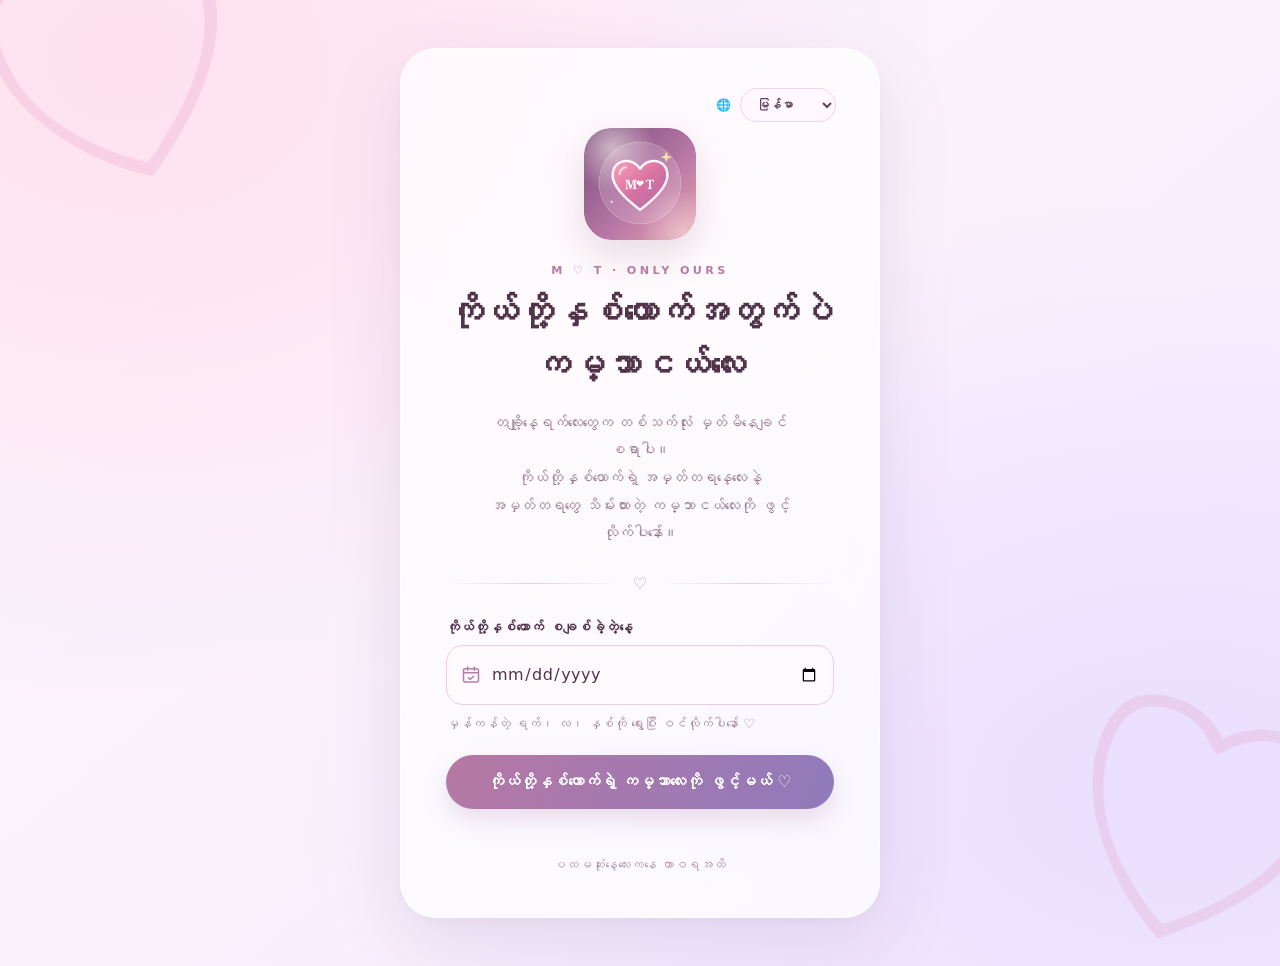
<file: index.html>
<!doctype html>
<html lang="zh-CN">
<head>
  <meta charset="utf-8">
  <meta name="viewport" content="width=device-width,initial-scale=1,viewport-fit=cover">
  <meta name="theme-color" content="#a66b9c">
  <meta name="description" content="A little place for our memories, stories, and everyday love.">
  <meta name="robots" content="noindex,nofollow,noarchive">
  <meta name="apple-mobile-web-app-capable" content="yes">
  <meta name="apple-mobile-web-app-title" content="Our Love Hub">
  <link rel="icon" type="image/png" sizes="32x32" href="./assets/favicon-32.png">
  <link rel="apple-touch-icon" sizes="180x180" href="./assets/apple-touch-icon.png">
  <link rel="manifest" href="./manifest.webmanifest">
  <title>Our Love Hub · 只属于我们的世界 ♡</title>
  <style>
    :root{color-scheme:light;--ink:#513449;--muted:#8e7184;--rose:#b978a7;--lilac:#8b7ab6;--edge:rgba(255,255,255,.82)}
    *{box-sizing:border-box}html{min-height:100%;scroll-behavior:smooth}
    body{margin:0;min-height:100vh;min-height:100svh;position:relative;overflow-x:hidden;font-family:ui-sans-serif,system-ui,-apple-system,"Segoe UI",sans-serif;color:var(--ink);background:radial-gradient(ellipse at 10% 6%,#ffe0ee 0,transparent 50%),radial-gradient(ellipse at 92% 82%,#e9deff 0,transparent 53%),linear-gradient(140deg,#fcf5fa,#f7efff 90%)}
    body:before,body:after{content:"♡";position:fixed;pointer-events:none;color:#e6a1c7;opacity:.28;font:clamp(8rem,23vw,21rem)/1 Georgia,serif;z-index:0}
    body:before{left:-.1em;top:-.26em;transform:rotate(-18deg)}body:after{right:-.2em;bottom:-.27em;transform:rotate(18deg)}
    [hidden]{display:none!important}button,input{font:inherit}button{cursor:pointer}button:focus-visible,input:focus-visible,a:focus-visible{outline:3px solid #9479bd;outline-offset:4px}
    .frame{position:relative;z-index:1;width:min(100%,1120px);margin:auto;padding:32px 24px}
    #gate{min-height:100vh;min-height:100svh;display:grid;place-items:center;padding-block:48px}
    .gate-card{width:min(100%,480px);padding:clamp(25px,5vw,45px);border-radius:36px;border:1px solid var(--edge);background:rgba(255,255,255,.72);backdrop-filter:blur(20px);-webkit-backdrop-filter:blur(20px);box-shadow:0 25px 75px #7b4f8022,0 3px 12px #9c5c8b0a;text-align:center}
    .logo{display:block;object-fit:contain;box-shadow:0 14px 36px #92567d32;border-radius:24%;margin:auto}.gate-logo{width:112px;height:112px}
    .eyebrow{margin:24px 0 9px;text-transform:uppercase;font-size:.7rem;letter-spacing:.3em;font-weight:750;color:#b47e9f}
    .gate-card h1{font-family:Georgia,"Times New Roman",serif;font-weight:700;font-size:clamp(2.2rem,6vw,3rem);letter-spacing:-.045em;line-height:1.12;margin:0}
    .sub{font-size:.96rem;line-height:1.8;color:var(--muted);margin:18px auto 26px;max-width:310px}
    .divider{display:flex;align-items:center;gap:15px;color:#c88bac;margin:26px 0}.divider:before,.divider:after{content:"";flex:1;height:1px;background:linear-gradient(90deg,transparent,#e9cddd,transparent)}
    .field{text-align:left}.field label{display:block;font-weight:750;font-size:.86rem;margin-bottom:10px}
    .date-wrap{border:1px solid #e9cedf;background:#fffafd;border-radius:17px;padding:3px 14px;display:flex;align-items:center;gap:9px;box-shadow:inset 0 1px 5px #a0699a08}.date-wrap svg{color:#b57da8;flex:0 0 20px}
    input[type=date]{width:100%;min-width:0;min-height:52px;border:0;background:transparent;outline:0;color:var(--ink);font-size:1rem;letter-spacing:.03em}input[type=date]:focus-visible{outline:none}
    .hint{margin:9px 0 0;font-size:.8rem;line-height:1.5;color:#9d8093}
    .enter{border:0;width:100%;min-height:54px;border-radius:999px;background:linear-gradient(115deg,#b778a4,#8f7abb);color:#fff;font-weight:750;margin-top:22px;box-shadow:0 11px 25px #a46d9f37;transition:transform .2s,box-shadow .2s}.enter:hover{transform:translateY(-2px);box-shadow:0 15px 29px #a46d9f47}
    #error{min-height:23px;margin:12px 0 0;color:#a54273;font-size:.84rem;font-weight:650}#error:empty{visibility:hidden}
    .footnote{font-size:.79rem;color:#a18b9b;margin:13px 0 0}
    @media(max-width:670px){.frame{padding-inline:17px}.gate-card{border-radius:27px}#gate{padding-block:28px}}
    @media(prefers-reduced-motion:reduce){*,*:before,*:after{scroll-behavior:auto!important;transition:none!important}}

    .olh-gate-language{display:flex;align-items:center;justify-content:flex-end;gap:9px;margin:-6px -2px 6px;color:#81617d;font-size:12px;font-weight:750}
    .olh-gate-language select{max-width:155px;border:1px solid #edd3e5;border-radius:999px;padding:8px 12px;background:#fff8ff;color:#644460;font:700 12px/1.3 system-ui,sans-serif}
    .olh-gate-language select:focus-visible{outline:3px solid #9479bd;outline-offset:3px}
    html[lang="my"] .gate-card{font-family:"Noto Sans Myanmar","Myanmar Sangam MN","Pyidaungsu",system-ui,sans-serif}
    html[lang="my"] .gate-card h1{font-family:"Noto Sans Myanmar","Myanmar Sangam MN","Pyidaungsu",sans-serif;letter-spacing:0;line-height:1.5;font-size:clamp(1.6rem,5vw,2.2rem)}
  </style>
</head>
<body>
  <main id="gate" class="frame">
    <section class="gate-card" aria-labelledby="gateTitle">
      <label class="olh-gate-language" for="olhRootLanguage">🌐 <select id="olhRootLanguage" aria-label="Language / 语言 / ဘာသာစကား"><option value="my">မြန်မာ</option><option value="zh">中文</option><option value="en">English</option></select></label>
      <p id="olhRootInstallGuide" hidden role="status" style="padding:12px 15px;border:1px solid #edd2e6;border-radius:15px;background:#fffbff;color:#795b75;font-size:13px;line-height:1.8;text-align:left"></p>
      <img class="logo gate-logo" src="./assets/icon-192.png" alt="Our Love Hub 爱心 Logo" width="112" height="112">
      <p class="eyebrow">M ♡ T · ONLY OURS</p>
      <h1 id="gateTitle">只属于我们的<br>小小世界</h1>
      <p class="sub">有些日子，值得记一辈子。<br>用我们的纪念日，打开藏着回忆的小宇宙。</p>
      <div class="divider" aria-hidden="true">♡</div>
      <form id="loginForm" novalidate>
        <div class="field"><label for="anniversary">我们在一起的那一天</label>
          <div class="date-wrap"><svg xmlns="http://www.w3.org/2000/svg" width="21" height="21" viewBox="0 0 24 24" fill="none" stroke="currentColor" stroke-width="1.8" stroke-linecap="round" stroke-linejoin="round" aria-hidden="true"><rect x="3" y="5" width="18" height="16" rx="2"/><path d="M16 3v4M8 3v4M3 10h18"/><path d="m9 16 2 2 4-4"/></svg><input id="anniversary" type="date" required aria-describedby="dateHint error" autocomplete="off"></div>
          <p class="hint" id="dateHint">选择正确的年、月、日，就能进入 ♡</p>
        </div>
        <button class="enter" type="submit"><span>打开我们的世界</span> <span aria-hidden="true">♡</span></button>
        <p id="error" role="alert" aria-live="polite"></p>
      </form>
      <p class="footnote">From our first day · to forever</p>
    </section>
  </main>
  <script defer src="./i18n-home.js?v=20261011-phase13-global-push-locale"></script>
  <script>
  (function(){
    'use strict';
    var KEY='our_love_hub_unlocked_at';
    var DAY='2024-03-23';
    var form=document.getElementById('loginForm');
    var error=document.getElementById('error');
    var input=document.getElementById('anniversary');
    function openJourney(){
      // Resolve relative to this index so GitHub Pages repo paths work correctly.
      window.location.replace(new URL('./Our-Journey/',document.baseURI).href);
    }
    function unlocked(){
      try { return !!sessionStorage.getItem(KEY); }
      catch (_) { return false; }
    }
    // Explicit install instructions must stay on the root page even when unlocked.
    var installGuide = new URLSearchParams(location.search).get('install')==='1';
    if (unlocked() && !installGuide) { openJourney(); return; }
    if(installGuide){
      var guide=document.getElementById('olhRootInstallGuide');
      var instructions={
       zh:'这是统一的 Our Love Hub 总入口。请使用浏览器菜单的「安装应用 / 添加到主屏幕」保存这里；不必另外安装 2025、2026 页面。',
       en:'This is the one Our Love Hub home. Use your browser menu → “Install app / Add to Home Screen” here. Do not install the 2025 or 2026 pages separately.',
       my:'ဒါက Our Love Hub ရဲ့ ပင်မဝင်ပေါက်ပါ။ ဒီစာမျက်နှာမှာ browser menu က “Install app / Add to Home Screen” ကို ရွေးပါ။ ၂၀၂၅၊ ၂၀၂၆ စာမျက်နှာတွေကို သီးခြား မထည့်ပါနဲ့နော်။'
      };
      function translateGuide(){
       var language='my';try{var saved=localStorage.getItem('olh_language');if(['my','zh','en'].includes(saved))language=saved;}catch(_){}
       guide.textContent=instructions[language];guide.hidden=false;
      }
      document.addEventListener('olh:languagechange',translateGuide);
      translateGuide();
    }
    form.addEventListener('submit',function(e){
      e.preventDefault();
      if (!input.value){
        error.textContent=(window.OLHRootLanguage?.error('empty') || '先选择我们在一起的日期哦 ♡');
        input.focus();
        return;
      }
      if (input.value!==DAY){
        error.textContent=(window.OLHRootLanguage?.error('wrong') || '好像不是那一天，再想想我们的故事 ♡');
        input.focus();
        return;
      }
      try { sessionStorage.setItem(KEY,String(Date.now())); } catch (_) {}
      // Preserve the existing short-lived birthday-story unlock on hub login.
      try {
        var stamp=String(Date.now());
        localStorage.setItem('thinthin_story_unlocked_at',stamp);
        sessionStorage.setItem('thinthin_story_unlocked_at',stamp);
      } catch (_) {}
      error.textContent='';
      openJourney();
    });
    input.addEventListener('input',function(){error.textContent='';});
    if ('serviceWorker' in navigator) {
      window.addEventListener('load',function(){
        navigator.serviceWorker.register('./service-worker.js',{scope:'./'}).catch(function(){});
      });
    }
  })();
  </script>
</body>
</html>
</file>
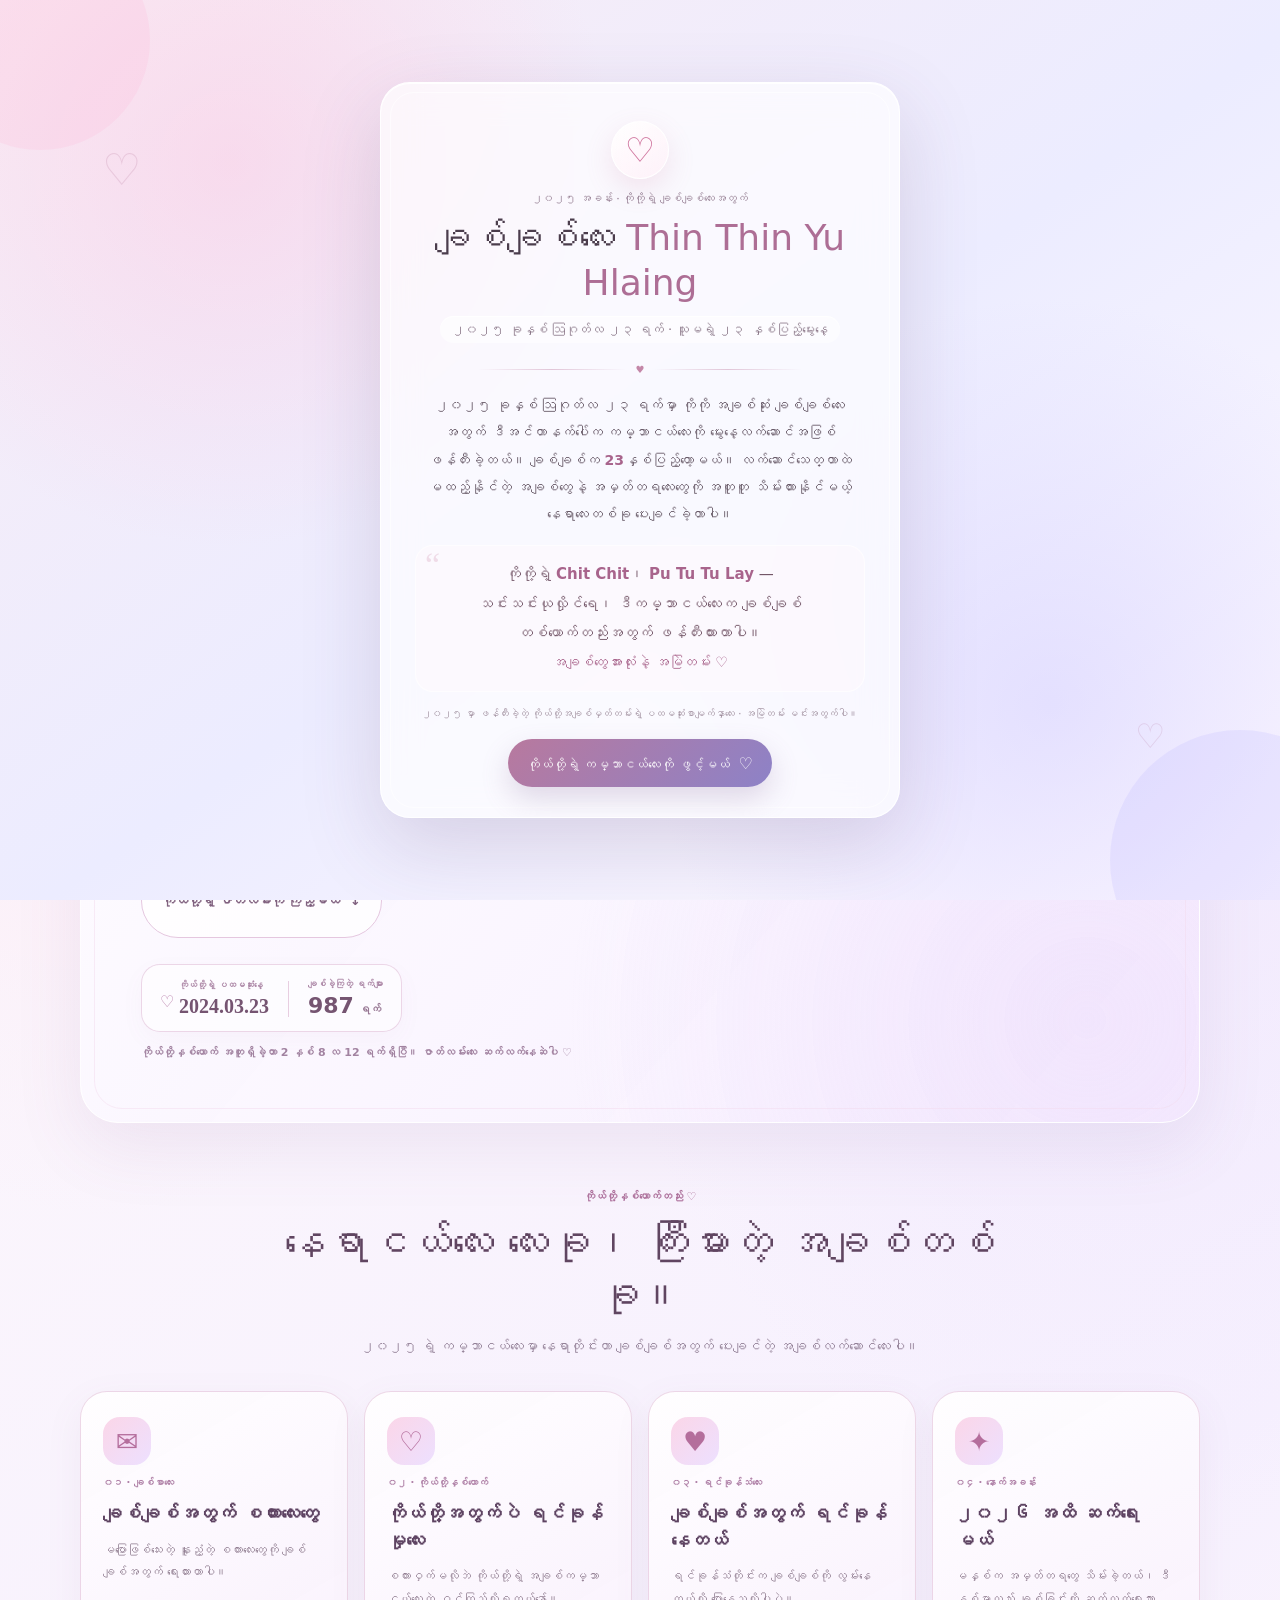
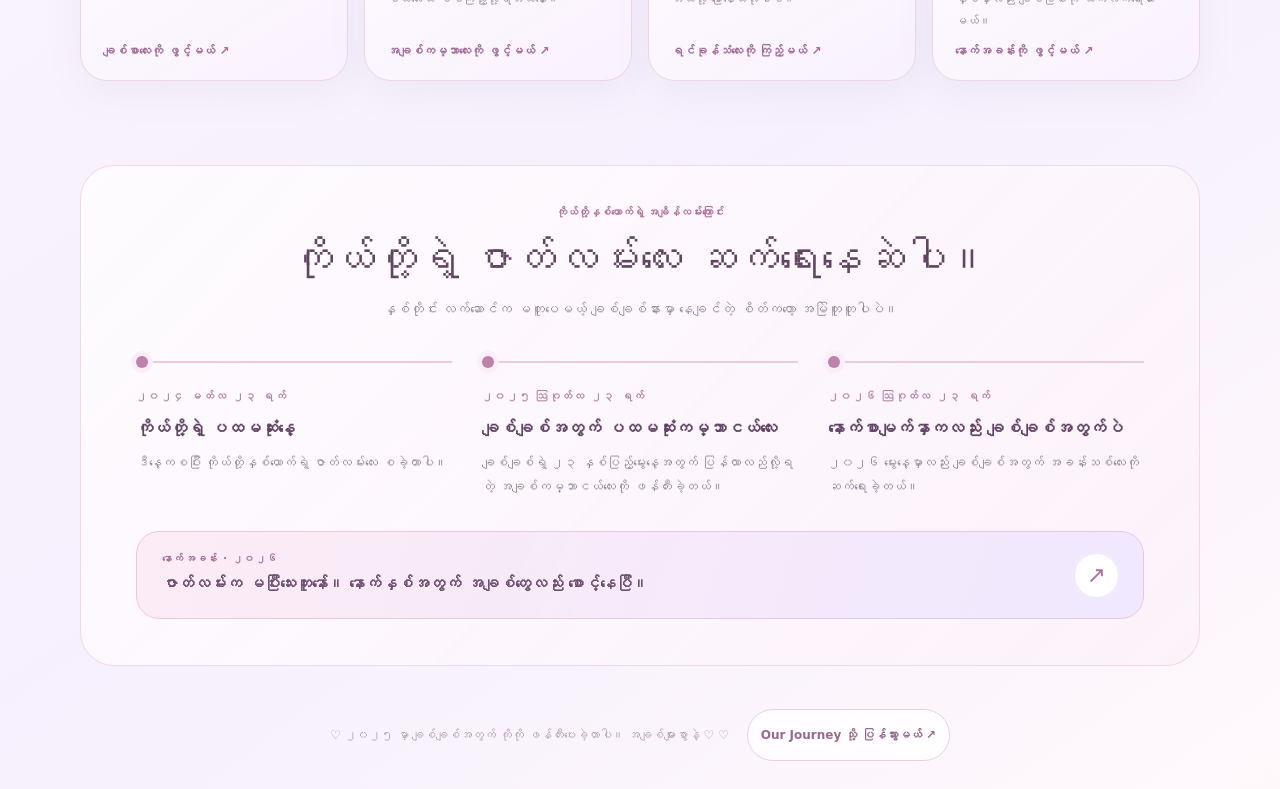
<file: 2025-For-My-Girlfriend/index.html>
<!DOCTYPE html>
<html lang="en">

<head>
    <link rel="manifest" href="../manifest.webmanifest?v=20261009g">
    <meta name="mobile-web-app-capable" content="yes">
    <meta name="application-name" content="Our Love Hub">
    <meta name="apple-mobile-web-app-status-bar-style" content="default">
    <meta charset="utf-8">
    <meta name="viewport" content="width=device-width, initial-scale=1.0">

    <title>Always Yours · 2025</title>

    <!-- CSS -->
    <link rel="stylesheet" href="css/style.css">

    <style>
      /* Critical opening-screen styles: keep the introduction above the existing homepage. */
      body.intro-locked { overflow: hidden !important; }
      #love-intro { position: fixed !important; inset: 0 !important; z-index: 99999 !important; display: flex !important; align-items: center !important; justify-content: center !important; }
      #love-intro.is-hidden { opacity: 0 !important; visibility: hidden !important; pointer-events: none !important; }
      #content { position: relative; z-index: 1; }
      .year2025-footer-home{display:inline-flex;align-items:center;justify-content:center;min-height:38px;margin:6px 0 0 14px;padding:6px 13px;border:1px solid #e9cfe4;border-radius:999px;background:rgba(255,255,255,.82);color:#956a91!important;text-decoration:none;font:700 12px/1.4 system-ui,sans-serif}
      .year2025-footer-home:focus-visible{outline:3px solid #b577a8;outline-offset:3px}
      @media(max-width:480px){.year2025-footer-home{display:flex;width:max-content;margin:12px auto 0}}

      .olh-year-language{display:inline-flex;align-items:center;justify-content:center;gap:5px;padding:5px 8px;border:1px solid #e9d4e5;background:rgba(255,255,255,.88);border-radius:999px;color:#7c5b7a;font:700 12px/1.5 system-ui,sans-serif;flex-shrink:0}
      .olh-year-language select{border:0;outline:0;background:transparent;color:inherit;font:700 12px/1.6 system-ui,sans-serif;max-width:108px;cursor:pointer}
      .olh-year-language select:focus-visible{outline:2px solid #a17aae;outline-offset:2px}
      html[lang="my"] :is(.page-2025-home,#love-intro) :is(p,h1,h2,span,a,button){font-family:"Noto Sans Myanmar","Myanmar Sangam MN","Pyidaungsu",system-ui,sans-serif;letter-spacing:normal;overflow-wrap:anywhere}
      html[lang="my"] .intro-message,html[lang="my"] .intro-love,html[lang="my"] .year2025-hero-lead{line-height:1.95}
      html[lang="my"] .year2025-hero h1{line-height:1.55}
      @media(max-width:650px){.olh-year-language{max-width:180px;margin-inline:auto}.olh-year-language select{max-width:100px}}
    </style>

    <!-- 图标 -->
    <link rel="icon" type="image/png" sizes="32x32" href="../assets/favicon-32.png?v=20261009f">
    <link rel="apple-touch-icon" href="../assets/apple-touch-icon.png?v=20261009f">

    <meta name="apple-mobile-web-app-capable" content="yes">
    <meta name="apple-mobile-web-app-title" content="Our Love Hub">
    <meta name="theme-color" content="#f7eef9">

    <!-- Remember this little world after the first visit. -->
    <script>
      (function () {
        try {
          if (localStorage.getItem("thinthin_story_seen") === "1") {
            document.documentElement.classList.add("story-unlocked");
          }
        } catch (e) {
          try {
            if (sessionStorage.getItem("thinthin_story_seen") === "1") {
              document.documentElement.classList.add("story-unlocked");
            }
          } catch (_) {}
        }
      })();
    </script>

    <!-- JS -->
    <script src="js/index.js?v=20261011-p3" defer></script>
    <script src="./i18n-2025.js?v=20261011-phase13-global-push-locale" defer></script>
<link rel="stylesheet" href="../assets/love-hub-family.css?v=20261009">
<script defer src="../assets/love-hub-family.js?v=20261011-p3"></script>
<link rel="stylesheet" href="css/2025-responsive.css?v=20261009d">
</head>

<body class="intro-locked page-2025-home">
<!-- Unified Our Love Hub navigation -->
<header class="hub-family-nav" aria-label="Our Love Hub 网站导航">
  <a class="hub-brand" href="../Our-Journey/" aria-label="返回 Our Journey">
    <img src="../assets/icon-192.png" width="44" height="44" alt="Our Love Hub" loading="eager">
    <span><strong>Our Love Hub</strong><small>2024.03.23 · M ♡ T</small></span>
  </a>
  <nav class="hub-family-links" aria-label="爱的章节">
    <a href="../Our-Journey/" data-hub-page="journey">我们的世界</a>
    <a href="../2025-For-My-Girlfriend/" data-hub-page="2025">2025</a>
    <a href="../2026-For-My-Girlfriend/" data-hub-page="2026">2026</a>
    <a href="../Always-Yours-Chat/" data-hub-page="chat">悄悄话 ↗</a>
  </nav>
  <label class="olh-year-language" for="olhYearLanguage"><span aria-hidden="true">🌐</span><select id="olhYearLanguage" aria-label="Language / 语言 / ဘာသာစကား"><option value="my">မြန်မာ</option><option value="zh">中文</option><option value="en">English</option></select></label>
  <button class="hub-install-button" type="button" data-hub-install>♡ <span>添加到桌面</span></button>
</header>

  <section id="love-intro" class="love-intro" aria-label="A little introduction">
    <div class="intro-glow intro-glow-one"></div>
    <div class="intro-glow intro-glow-two"></div>
    <div class="intro-card">
      <div class="intro-heart" aria-hidden="true">♡</div>
      <p class="intro-kicker">CHAPTER 2025 · FOR MY CHIT CHIT</p>
      <h1>For <span>Thin Thin Yu Hlaing</span></h1>
      <p class="intro-date">23 August 2025 · Her 23rd Birthday</p>
      <div class="intro-divider"><span>♥</span></div>
      <p class="intro-message">
        On August 23, 2025, I made this little corner of the internet as a birthday gift for the girl I love.
        You were turning <strong>23</strong>, and I wanted to give you something that could stay with us —
        a small place for our memories, our moments, and all the love I could not fit into a gift box.
      </p>
      <p class="intro-love">
        To my <strong>Chit Chit</strong>, my <strong>Pu Tu Tu Lay</strong> —<br>
        Thin Thin Yu Hlaing, this little world was made especially for you.
        <br><span class="intro-sign">With all my love, always. ♡</span>
      </p>
      <p class="intro-made">Made in 2025 · The first page of our little love archive · Always yours.</p>
      <button id="enter-love" class="enter-love" type="button">
        <span>Open Our Little World</span><b aria-hidden="true">♡</b>
      </button>
    </div>
  </section>
  <main id="content" class="love2025-home" aria-label="2025 年的我们的故事">
    <section class="year2025-hero" aria-labelledby="year2025-heading">
      <div class="year2025-hero-copy">
        <p class="year2025-eyebrow"><span aria-hidden="true">✦</span> OUR LOVE STORY <span class="year2025-eyebrow-dot" aria-hidden="true">·</span> CHAPTER 2025</p>
        <div class="year2025-birthday-tag"><span aria-hidden="true">♡</span> 23 AUGUST 2025 <span class="year2025-birthday-sep" aria-hidden="true"></span> 23RD BIRTHDAY</div>
        <h1 id="year2025-heading">The little moments<br><em>we call ours.</em></h1>
        <p class="year2025-hero-lead">这一年，我把想对你说的话、一起走过的日子，还有所有小小的喜欢，都珍藏在这里。</p>
        <p class="year2025-hero-sub">To Thin Thin Yu Hlaing — my Chit Chit, my always. <span aria-hidden="true">♡</span></p>
        <div class="year2025-hero-actions">
          <a class="year2025-button year2025-button-primary" href="./message/index.html">读写给你的情书 <span aria-hidden="true">↗</span></a>
          <a class="year2025-button year2025-button-outline" href="#year2025-memories">探索我们的故事 <span aria-hidden="true">↓</span></a>
        </div>
        <div class="year2025-love-stats" aria-label="我们的纪念日">
          <div class="year2025-stat-first"><span aria-hidden="true">♡</span><span class="year2025-stat-label">OUR FIRST DAY</span><strong><time datetime="2024-03-23">2024.03.23</time></strong></div>
          <div class="year2025-stat-divider" aria-hidden="true"></div>
          <div class="year2025-stat-days"><span class="year2025-stat-label">DAYS TOGETHER</span><strong><span id="runtime_days" aria-live="off">—</span> <small>天</small></strong></div>
        </div>
        <p id="runtime_span" class="year2025-counter" aria-live="off">从 2024 年 3 月 23 日开始，每一天都值得珍惜 ♡</p>
      </div>
      <div class="year2025-hero-art" aria-label="Ko Ko 和 Chit Chit 的双人纪念照片">
        <div class="year2025-photo-caption" aria-hidden="true"><span>TO MY FAVORITE PERSON</span><b>♡ always yours</b></div>
        <div class="year2025-aura year2025-aura-one" aria-hidden="true"></div>
        <div class="year2025-aura year2025-aura-two" aria-hidden="true"></div>
        <div class="year2025-photo-card year2025-photo-ko">
          <img src="img/boy.jpg" alt="Ko Ko" width="320" height="320" loading="eager">
          <span>Ko Ko</span>
        </div>
        <div class="year2025-photo-card year2025-photo-chit">
          <img src="img/girl.jpg" alt="Chit Chit" width="320" height="320" loading="eager">
          <span>Chit Chit</span>
        </div>
        <div class="year2025-art-mark" aria-hidden="true">M <span>♡</span> T</div>
        <p class="year2025-art-foot">TODAY · TOMORROW · ALWAYS</p>
      </div>
    </section>

    <section id="year2025-memories" class="year2025-section" aria-labelledby="year2025-memories-title">
      <div class="year2025-heading-group">
        <span class="year2025-section-label">JUST THE TWO OF US <span aria-hidden="true">♡</span></span>
        <h2 id="year2025-memories-title">Four little places, one big love.</h2>
        <p>2025 年的小世界里，每一个入口，都是想送给你的一份心意。</p>
      </div>
      <div class="year2025-memory-grid">
        <a class="year2025-memory year2025-letter" href="./message/index.html">
          <span class="year2025-memory-symbol" aria-hidden="true">✉</span>
          <span class="year2025-memory-kicker">01 · A LETTER</span>
          <strong>写给你的话</strong>
          <span class="year2025-memory-copy">把平时没说完的温柔，都慢慢写给你。</span>
          <span class="year2025-memory-link">打开情书 ↗</span>
        </a>
        <a class="year2025-memory year2025-secret" href="./Love/love.html">
          <span class="year2025-memory-symbol" aria-hidden="true">♡</span>
          <span class="year2025-memory-kicker">02 · JUST US</span>
          <strong>只属于我们的心动</strong>
          <span class="year2025-memory-copy">不用输入密码，也可以直接走进只属于我们的浪漫小世界。</span>
          <span class="year2025-memory-link">打开爱的空间 ↗</span>
        </a>
        <a class="year2025-memory year2025-heart" href="./heartbeat/index.html">
          <span class="year2025-memory-symbol" aria-hidden="true">♥</span>
          <span class="year2025-memory-kicker">03 · HEARTBEAT</span>
          <strong>为你心动</strong>
          <span class="year2025-memory-copy">让每一次心跳，都像是在对你说想念。</span>
          <span class="year2025-memory-link">看见心跳 ↗</span>
        </a>
        <a class="year2025-memory year2025-next" href="../2026-For-My-Girlfriend/">
          <span class="year2025-memory-symbol" aria-hidden="true">✦</span>
          <span class="year2025-memory-kicker">04 · NEXT CHAPTER</span>
          <strong>继续写到 2026</strong>
          <span class="year2025-memory-copy">去年是珍藏，今年是继续喜欢你。</span>
          <span class="year2025-memory-link">翻开下一章 ↗</span>
        </a>
      </div>
    </section>

    <section class="year2025-timeline" aria-labelledby="year2025-timeline-heading">
      <div class="year2025-timeline-intro">
        <span class="year2025-section-label">OUR LITTLE TIMELINE</span>
        <h2 id="year2025-timeline-heading">Our story, still unfolding.</h2>
        <p>每一年的礼物不同，但每一次想靠近你的心意都一样。</p>
      </div>
      <ol class="year2025-timeline-track">
        <li><time datetime="2024-03-23">23 MAR 2024</time><strong>我们的第一天</strong><p>从这一天开始，我们有了属于自己的故事。</p></li>
        <li><time datetime="2025-08-23">23 AUG 2025</time><strong>为你做的第一份小世界</strong><p>在你 23 岁的生日，留下这份可以常常回来的心意。</p></li>
        <li><time datetime="2026-08-23">23 AUG 2026</time><strong>下一页，也属于你</strong><p>2026 年的生日，继续为你写下新的篇章。</p></li>
      </ol>
      <a class="year2025-chapter-cta" href="../2026-For-My-Girlfriend/">
        <span><small>NEXT · 2026</small><strong>故事还没结束，下一年的爱也已经准备好了。</strong></span>
        <span class="year2025-chapter-arrow" aria-hidden="true">↗</span>
      </a>
    </section>
    <footer class="year2025-footer"><span aria-hidden="true">♡</span> Made in 2025 for Chit Chit · From Ko Ko, with love. <span aria-hidden="true">♡</span>
      <a class="year2025-footer-home" href="../Our-Journey/" aria-label="返回 Our Journey">返回 Our Journey ↗</a>
    </footer>
  </main>
<script>
// Scope is 2025-only: does not intercept private Chat or create another installed app.
if ('serviceWorker' in navigator && (location.protocol==='https:' || location.hostname==='localhost' || location.hostname==='127.0.0.1')) {
  window.addEventListener('load',function(){
    navigator.serviceWorker.register('./service-worker.js',{scope:'./',updateViaCache:'none'}).catch(function(){});
  },{once:true});
}
</script>
</body>

</html>
</file>
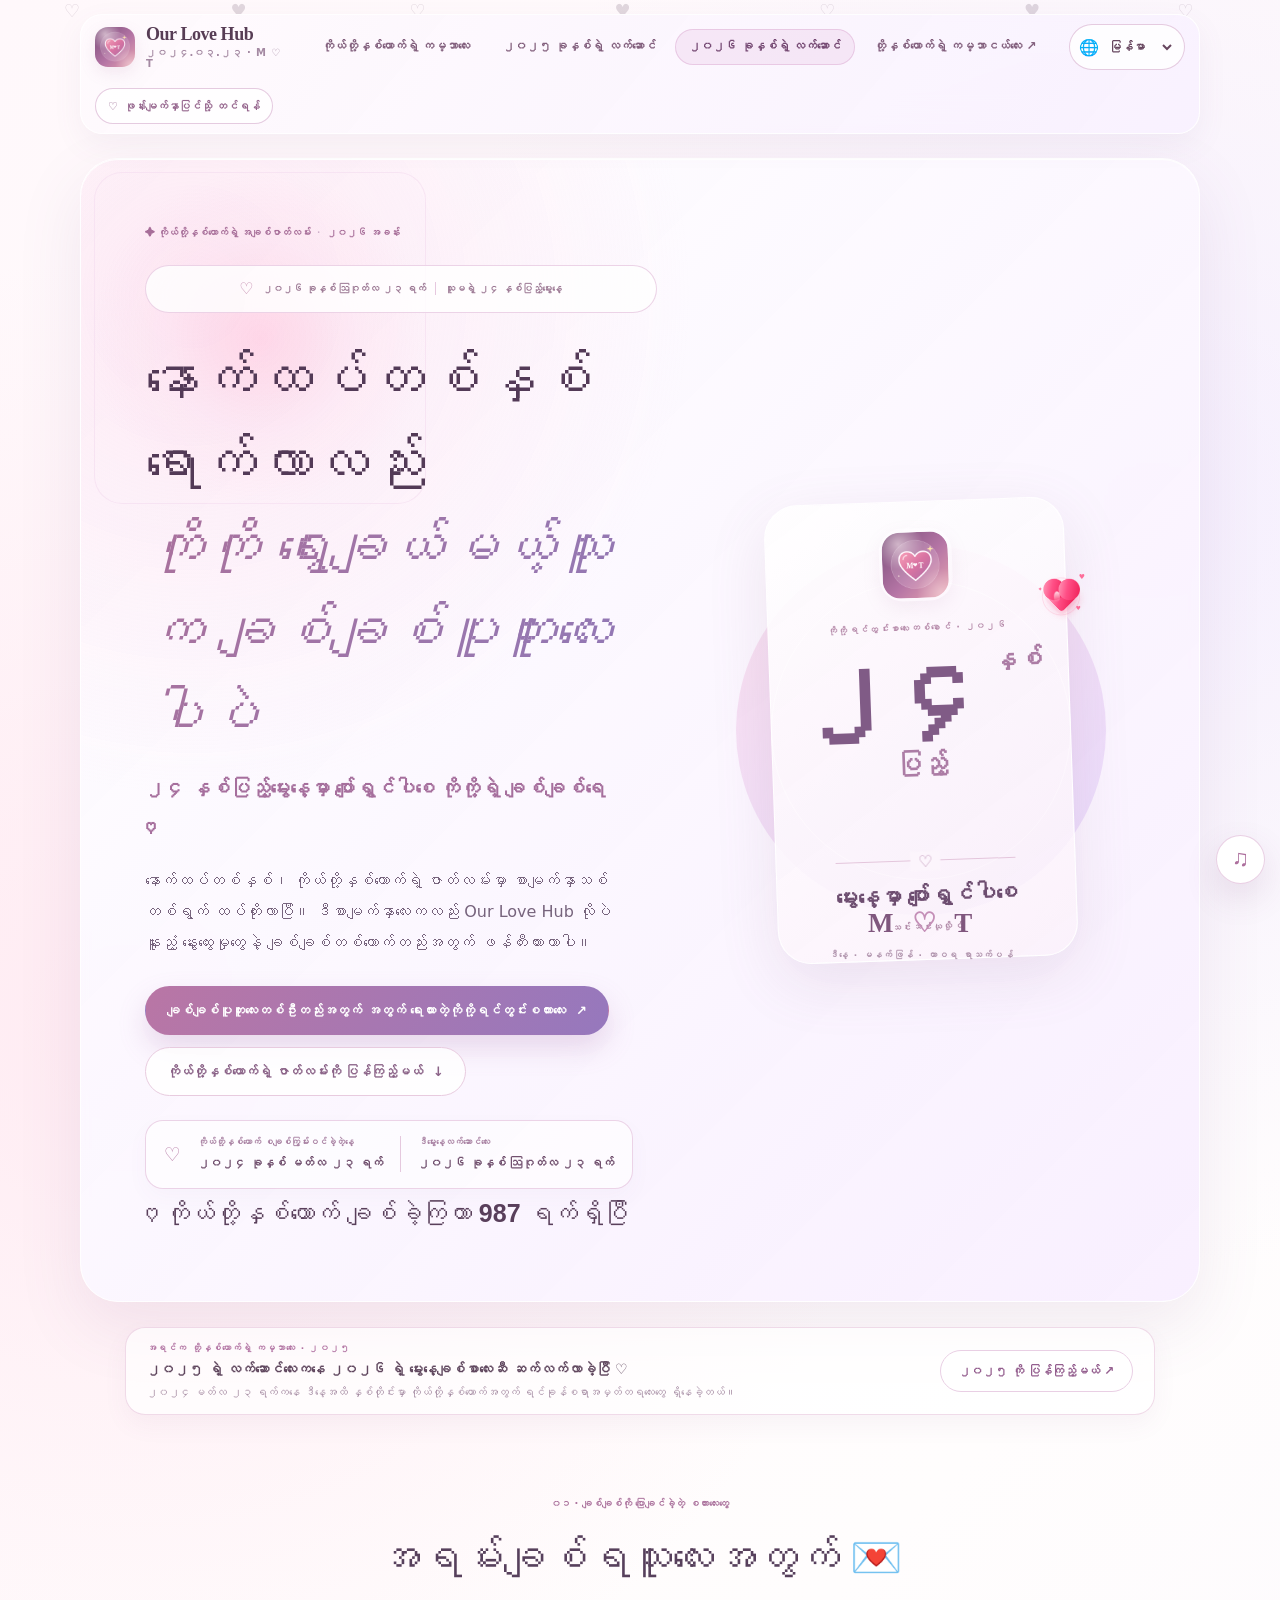
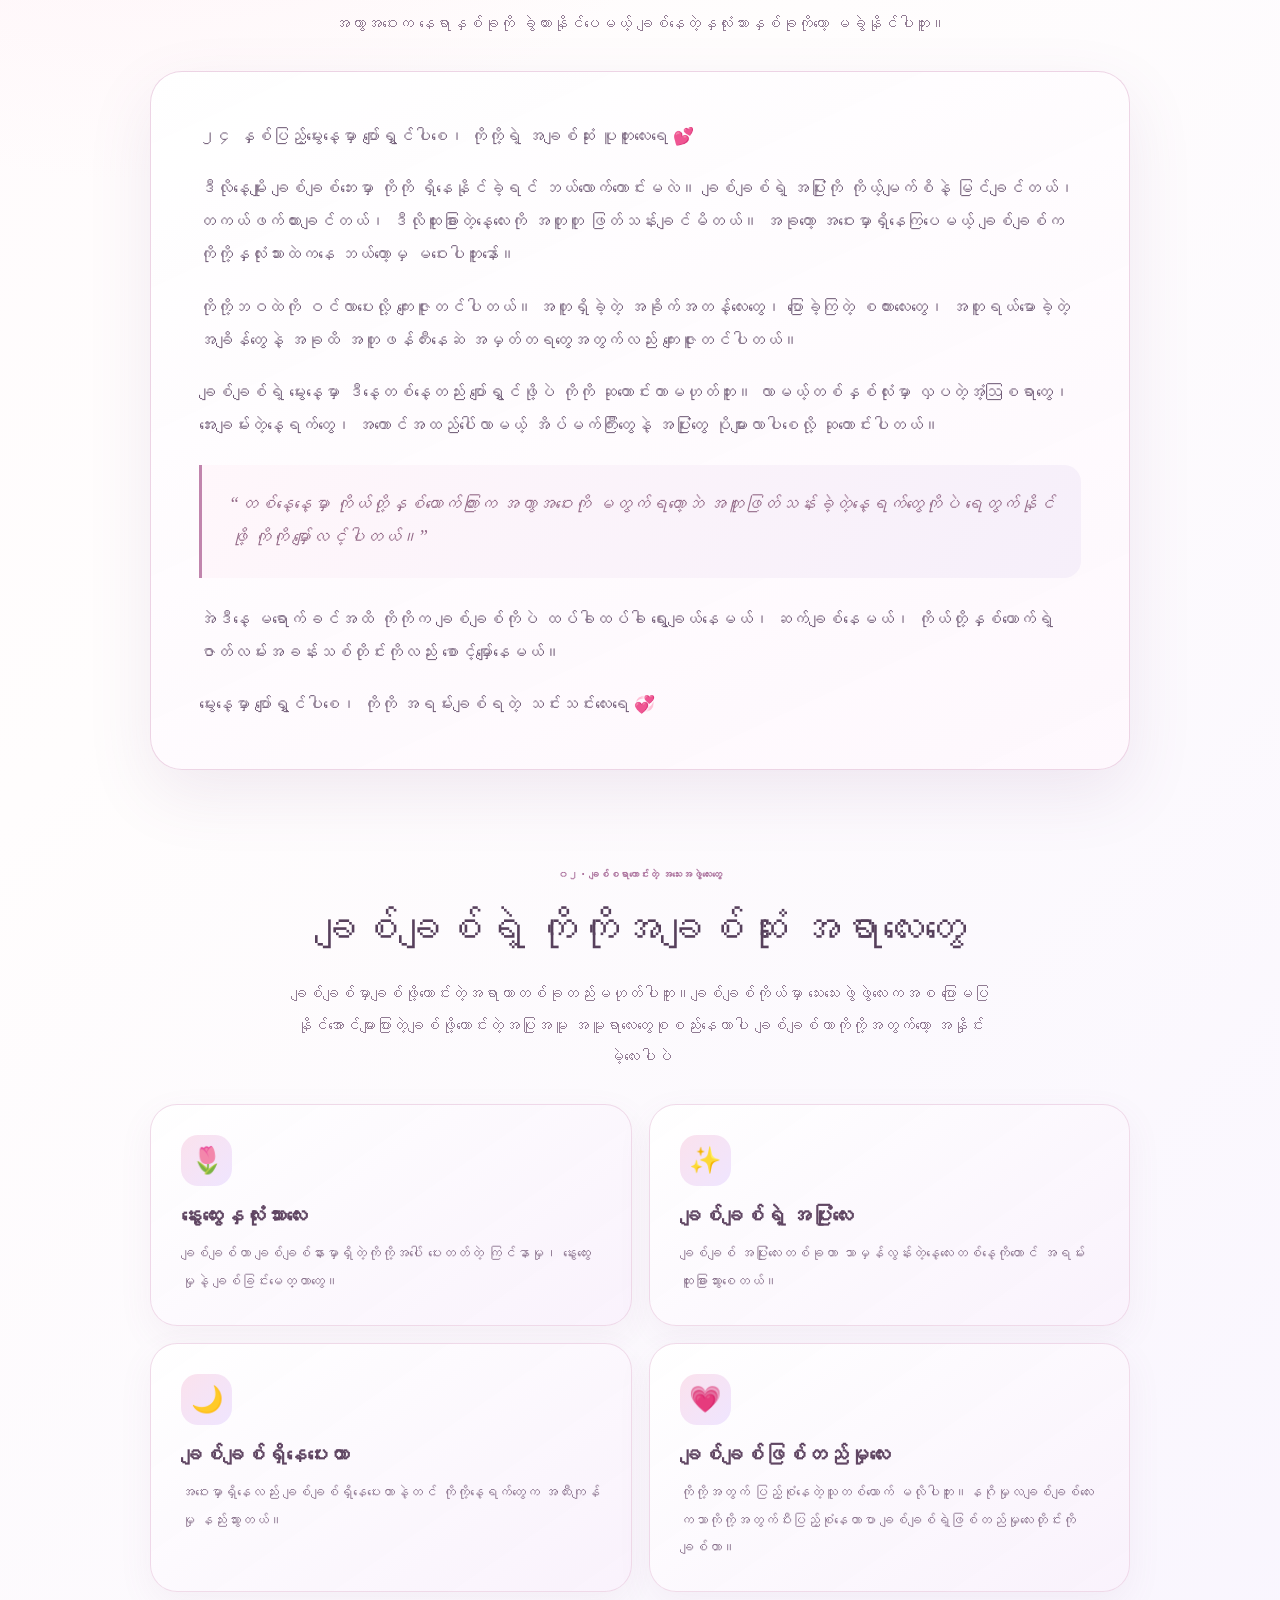
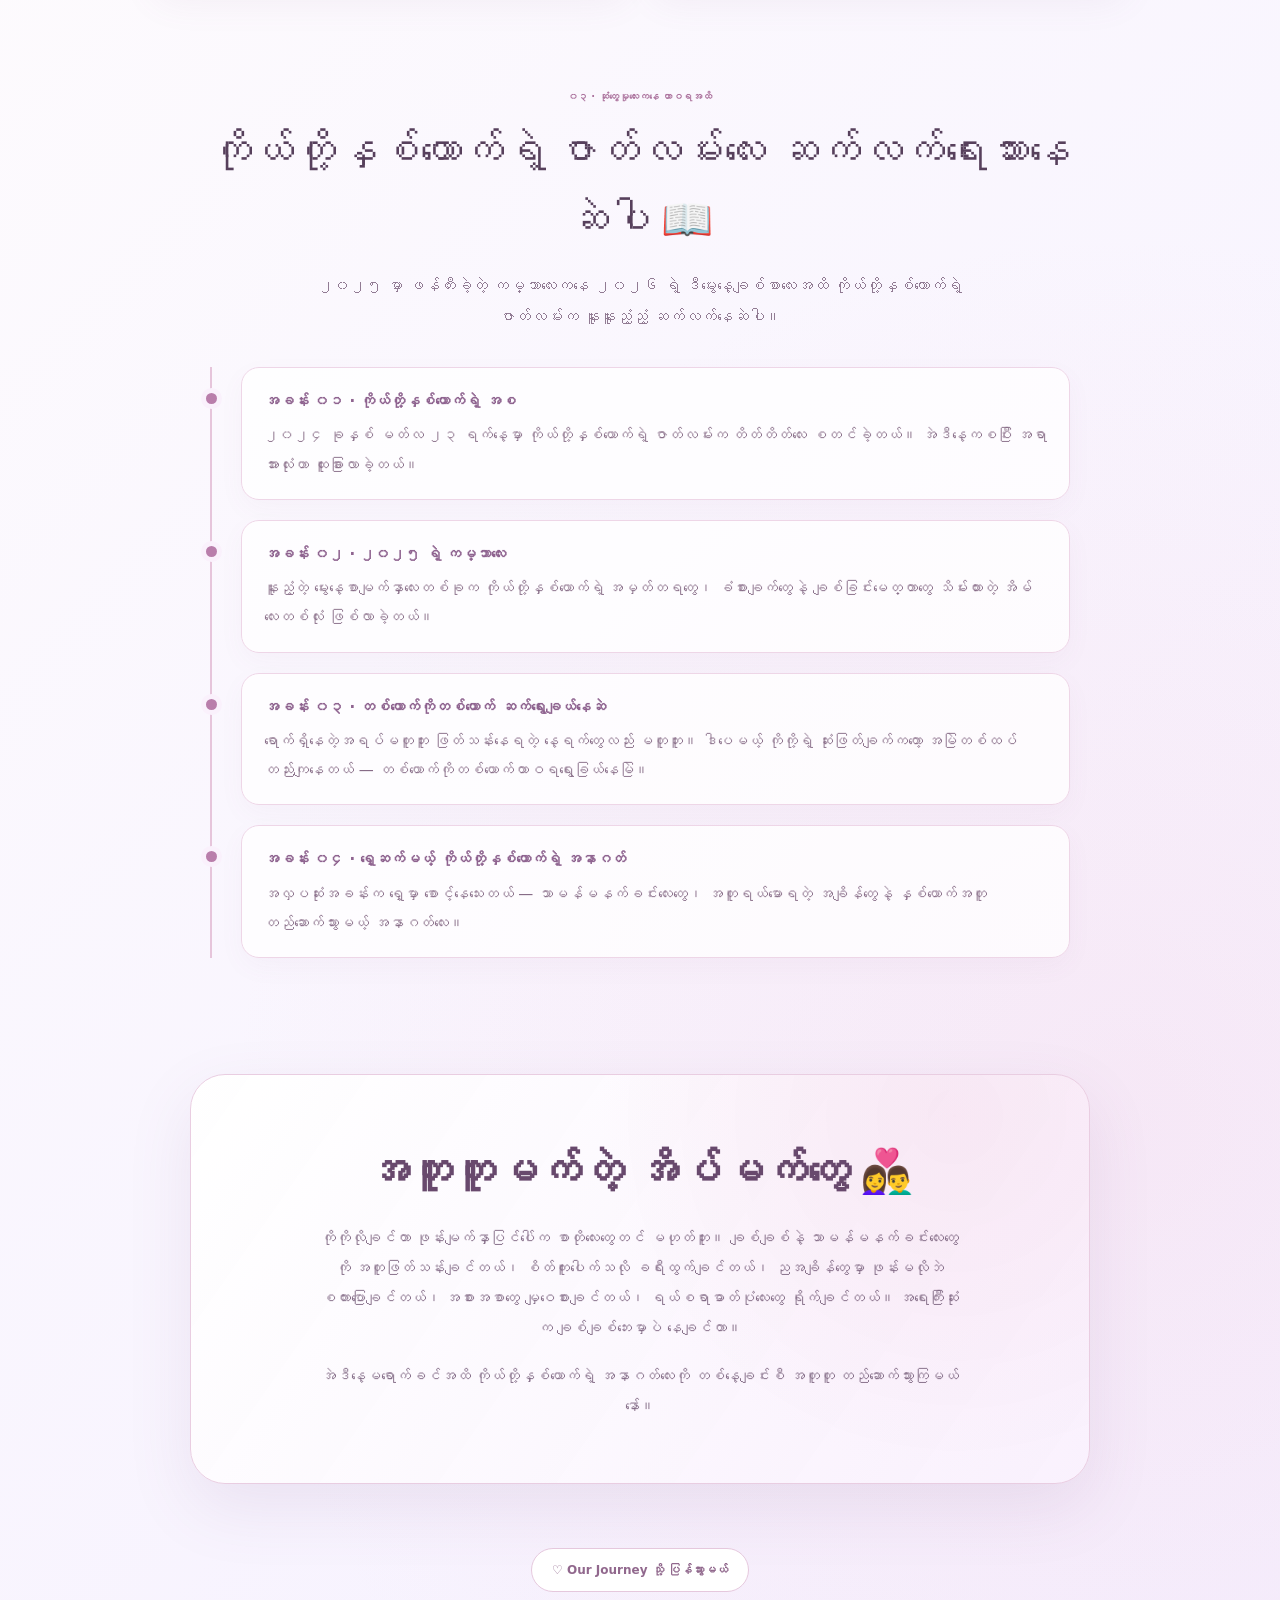
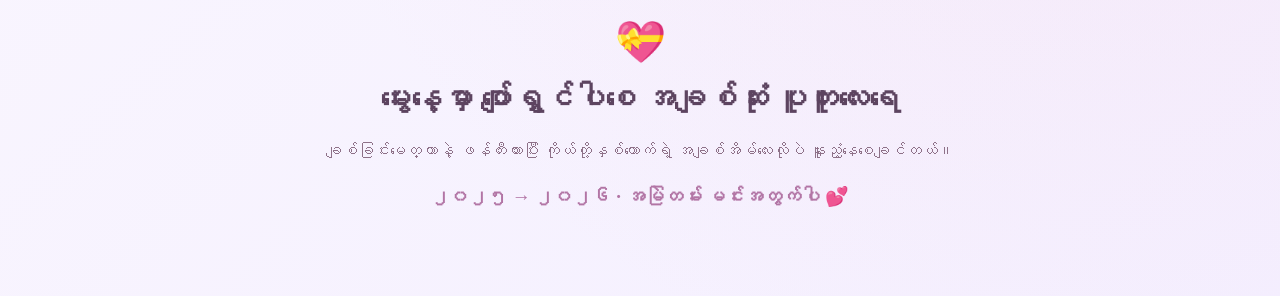
<file: 2026-For-My-Girlfriend/index.html>
<!DOCTYPE html>
<html lang="en">
<head>
<meta charset="UTF-8">
<meta name="viewport" content="width=device-width, initial-scale=1.0, viewport-fit=cover">
<title>Always Yours · 2026</title>
<style>
  *{box-sizing:border-box}
  html{scroll-behavior:smooth}
  body{
    margin:0;
    font-family: "Avenir Next", "Segoe UI", sans-serif;
    color:#3b2630;
    background:linear-gradient(180deg,#fff8fb 0%,#fff 48%,#fff3f7 100%);
    overflow-x:hidden;
  }
  .bg-heart{position:fixed;inset:0;pointer-events:none;overflow:hidden;z-index:0}
  .bg-heart span{
    position:absolute;font-size:18px;opacity:.18;animation:float 12s linear infinite;
  }
  @keyframes float{
    from{transform:translateY(110vh) rotate(0deg);opacity:0}
    15%{opacity:.18} 85%{opacity:.18}
    to{transform:translateY(-15vh) rotate(360deg);opacity:0}
  }
  .hero{
    min-height:100vh;display:flex;align-items:center;justify-content:center;
    text-align:center;padding:40px 20px;position:relative;z-index:1;
  }
  .hero-card{
    width:min(900px,100%);padding:58px 28px 60px;border-radius:36px;
    background:rgba(255,255,255,.82);backdrop-filter:blur(12px);
    box-shadow:0 25px 80px rgba(177,75,116,.16);
    border:1px solid rgba(255,105,160,.2);
  }
  .eyebrow{letter-spacing:4px;text-transform:uppercase;font-size:12px;color:#e83d7d;font-weight:700}
  h1{font-size:clamp(48px,9vw,92px);line-height:.95;margin:22px 0 20px;color:#ed3f7c}
  .hero p{font-size:clamp(18px,3vw,25px);line-height:1.6;margin:0 auto;max-width:650px}
  .date{margin:30px auto 0;font-size:14px;letter-spacing:2px;color:#8b6875}
  .btn{
    display:inline-block;margin-top:35px;padding:15px 28px;border-radius:999px;
    background:#ed3f7c;color:white;text-decoration:none;font-weight:700;
    box-shadow:0 12px 28px rgba(237,63,124,.25);transition:.25s;
  }
  .btn:hover{transform:translateY(-3px)}
  section{position:relative;z-index:1;padding:90px 20px}
  .wrap{max-width:900px;margin:auto}
  .section-title{text-align:center;font-size:38px;margin:0 0 18px;color:#4a2935}
  .section-sub{text-align:center;color:#8a6875;line-height:1.7;margin:0 auto 45px;max-width:650px}
  .letter{
    background:white;border-radius:28px;padding:38px;box-shadow:0 18px 60px rgba(80,30,50,.08);
    border:1px solid #f6dce6;line-height:1.95;font-size:17px;
  }
  .quote{
    margin-top:24px;padding:25px;border-left:4px solid #ed3f7c;background:#fff5f8;
    border-radius:0 18px 18px 0;font-style:italic;
  }
  .grid{display:grid;grid-template-columns:repeat(2,1fr);gap:20px}
  .card{
    background:white;border:1px solid #f6dce6;border-radius:24px;padding:28px;
    box-shadow:0 12px 40px rgba(80,30,50,.06)
  }
  .card .icon{font-size:32px}.card h3{margin:14px 0 8px}.card p{margin:0;color:#765c67;line-height:1.7}
  .timeline{border-left:2px solid #f1bfd0;margin:40px auto;padding-left:28px;max-width:720px}
  .moment{position:relative;margin-bottom:32px}.moment:before{
    content:"";position:absolute;width:12px;height:12px;background:#ed3f7c;border-radius:50%;
    left:-35px;top:7px;box-shadow:0 0 0 5px #fff0f5;
  }
  .moment strong{color:#ed3f7c}
  .dream{
    text-align:center;background:linear-gradient(135deg,#fff,#fff1f6);
    border-radius:32px;padding:55px 25px;border:1px solid #f6dce6
  }
  .dream h2{font-size:42px;margin:0 0 15px;color:#ed3f7c}
  .dream p{max-width:650px;margin:auto;line-height:1.9;color:#765c67}
  footer{text-align:center;padding:65px 20px 90px;position:relative;z-index:1}
  footer .big-heart{font-size:55px}
  footer p{color:#8a6875}
  .signature{font-size:22px;color:#ed3f7c;font-weight:700}
  @media(max-width:650px){
    .hero-card{padding:45px 20px;border-radius:28px}
    .grid{grid-template-columns:1fr}
    .letter{padding:25px}
    section{padding:70px 16px}
  }

/* ===== Romantic hero visual upgrade ===== */
.hero-card{position:relative;overflow:hidden}
.hero-card::before{
  content:"";position:absolute;width:330px;height:330px;right:-15px;top:80px;
  border-radius:50%;
  background:radial-gradient(circle,rgba(255,83,142,.14) 0%,rgba(255,170,205,.07) 42%,transparent 72%);
  pointer-events:none
}
.hero-card::after{
  content:"";position:absolute;inset:0;border-radius:inherit;
  box-shadow:inset 0 0 70px rgba(255,118,165,.05);pointer-events:none
}

/* Heart is now directly below the name, rather than beside the heading. */
.hero-heart-wrap{
  position:relative;
  right:auto;top:auto;
  width:76px;height:62px;
  margin:2px auto 10px;
  z-index:5;
  pointer-events:none;
}
.hero-heart{
  position:absolute;
  left:22px;top:22px;
  width:34px;height:34px;
  transform:rotate(-45deg);
  transform-origin:center;
  background:linear-gradient(145deg,#ffabc5 0%,#ff4f86 43%,#ed174f 100%);
  border-radius:7px 7px 5px 5px;
  box-shadow:0 7px 15px rgba(237,23,79,.22),0 0 0 5px rgba(255,196,216,.22),0 0 20px rgba(255,87,142,.22);
  animation:realHeartbeat 1.12s infinite;
  will-change:transform
}
.hero-heart:before,.hero-heart:after{
  content:"";position:absolute;width:34px;height:34px;border-radius:50%;background:inherit
}
.hero-heart:before{left:0;top:-17px}.hero-heart:after{left:17px;top:0}
.hero-heart-shine{
  position:absolute;z-index:10;width:10px;height:17px;left:7px;top:3px;
  border-radius:50%;
  background:linear-gradient(180deg,rgba(255,255,255,.82),rgba(255,255,255,0));
  transform:rotate(45deg);filter:blur(.4px)
}
.heartbeat-ring{
  position:absolute;left:8px;top:8px;width:60px;height:60px;
  border:1.5px solid rgba(255,125,167,.30);border-radius:50%;
  animation:ringPulse 1.12s infinite
}
.heart-spark{
  position:absolute;color:#ff4d83;font-size:11px;line-height:1;
  animation:sparkFloat 2.4s ease-in-out infinite;opacity:.8
}
.heart-spark.s1{right:0;top:2px}.heart-spark.s2{left:1px;top:23px;font-size:9px;animation-delay:.55s}
.heart-spark.s3{right:7px;bottom:0;font-size:9px;animation-delay:1s}

@keyframes realHeartbeat{
  0%,100%{transform:rotate(-45deg) scale(1)}
  8%{transform:rotate(-45deg) scale(1.12)}
  16%{transform:rotate(-45deg) scale(1)}
  27%{transform:rotate(-45deg) scale(1.17)}
  40%,100%{transform:rotate(-45deg) scale(1)}
}
@keyframes ringPulse{
  0%,100%{transform:scale(.86);opacity:.12}
  10%{transform:scale(1.03);opacity:.52}
  22%{transform:scale(.89);opacity:.16}
  30%{transform:scale(1.11);opacity:.42}
  46%{transform:scale(.86);opacity:0}
}
@keyframes sparkFloat{
  0%,100%{transform:translateY(0) scale(.86);opacity:.35}
  50%{transform:translateY(-5px) scale(1.12);opacity:1}
}

/* Typography tuned to the reference image: rounded, bold, clean, and compact. */
.eyebrow{
  letter-spacing:4px;text-transform:uppercase;font-size:12px;
  color:#e83d7d;font-weight:800
}
.hero-card h1{
  font-family:"Arial Rounded MT Bold","Avenir Next Rounded","Trebuchet MS",sans-serif;
  font-weight:900;
  font-size:clamp(46px,8.4vw,88px);
  line-height:.96;
  letter-spacing:-2.2px;
  margin:22px 0 10px;
  color:#ed3f7c;
  text-shadow:0 5px 0 rgba(255,255,255,.65),0 9px 20px rgba(237,63,124,.14)
}
.hero-card .hero-heart-wrap + h1{margin-top:4px}
.hero p{
  font-family:"Avenir Next","Segoe UI",sans-serif;
  font-size:clamp(18px,3vw,25px);line-height:1.55;
  margin:0 auto;max-width:650px
}

@media(max-width:650px){
  .hero-card{padding:45px 20px;border-radius:28px}
  .hero-card::before{right:-20%;top:40px;width:230px;height:230px}
  .hero-card h1{
    font-size:clamp(43px,11vw,64px);
    letter-spacing:-1.6px;
    padding-right:0
  }
  .hero-heart-wrap{margin-top:0;margin-bottom:8px;transform:scale(.9)}
}
@media(prefers-reduced-motion:reduce){
  .hero-heart,.hero-heart-wrap,.heartbeat-ring,.heart-spark{animation:none}
}








/* ===== 2026 continuity polish ===== */
:root{
  --hub-bg-a:#fff8fb;
  --hub-bg-b:#f4efff;
  --hub-card:rgba(255,255,255,.84);
  --hub-line:rgba(237,63,124,.15);
  --hub-text:#5b3847;
  --hub-muted:#876b78;
  --hub-accent:#d76999;
  --hub-accent-strong:#ed4f93;
  --hub-shadow:0 26px 70px rgba(155,79,111,.12);
}
body{
  color:var(--hub-text);
  background:
    radial-gradient(circle at 10% 20%, rgba(255,208,225,.36), transparent 18%),
    radial-gradient(circle at 90% 10%, rgba(226,214,255,.34), transparent 16%),
    radial-gradient(circle at 88% 85%, rgba(244,198,219,.24), transparent 20%),
    linear-gradient(135deg, var(--hub-bg-a) 0%, #fffdfd 38%, var(--hub-bg-b) 100%);
}
.hero-card,.letter,.card,.dream{
  background:linear-gradient(145deg, rgba(255,255,255,.9), rgba(251,243,249,.92));
  border-color:rgba(233,191,211,.55);
  box-shadow:var(--hub-shadow), inset 0 1px 0 rgba(255,255,255,.95);
}
.hero-card{border-radius:40px}
.section-title,.dream h2{color:#513140}
.section-sub,.card p,.dream p,.date,footer p,.letter{color:var(--hub-muted)}
.eyebrow,.window-label{color:var(--hub-accent-strong)}
.btn{
  background:linear-gradient(135deg,#ee5d9a,#d0689c 58%,#b884cf);
  box-shadow:0 16px 34px rgba(217,105,153,.28);
}
.btn:hover{box-shadow:0 18px 36px rgba(217,105,153,.34)}
.timeline{border-left-color:rgba(230,171,198,.7)}
.moment:before{background:var(--hub-accent);box-shadow:0 0 0 6px rgba(255,241,247,.95)}
.quote{
  border-left-color:var(--hub-accent-strong);
  background:linear-gradient(135deg, rgba(255,245,249,.96), rgba(252,243,248,.92));
}
#addToHomeBtn{
  background:rgba(255,255,255,.86);
  box-shadow:0 18px 34px rgba(163,110,140,.14);
  border:1px solid rgba(231,198,216,.8);
}
#musicPlayer{box-shadow:0 18px 34px rgba(163,110,140,.14)}
footer{padding-top:55px}
@media(max-width:650px){
  .hero-card,.letter,.card,.dream{border-radius:28px}
}

</style>







<style id="music-css">
#musicPlayer{
  position:fixed;right:16px;bottom:16px;z-index:9999;
  width:54px;height:54px;border:0;border-radius:50%;
  background:rgba(255,255,255,.94);
  box-shadow:0 8px 28px rgba(80,30,50,.18);
  color:#ed3f7c;font-size:22px;cursor:pointer;
  -webkit-tap-highlight-color:transparent;
}
#musicPlayer.playing{animation:musicPulse 1.5s infinite}
@keyframes musicPulse{
  0%,100%{transform:scale(1)}
  50%{transform:scale(1.08)}
}

/* ===== Cross-device polish ===== */
html{
  -webkit-text-size-adjust:100%;
  text-size-adjust:100%;
  scroll-padding-top:20px;
}
body{
  min-width:0;
  -webkit-tap-highlight-color:transparent;
}
img,svg,video,iframe{max-width:100%;}
button,a{touch-action:manipulation;}
.btn,.little-love-button,#musicPlayer{
  -webkit-user-select:none;
  user-select:none;
}
.btn:focus-visible,.little-love-button:focus-visible,#musicPlayer:focus-visible{
  outline:3px solid rgba(237,63,124,.35);
  outline-offset:4px;
}
@media (min-width:651px) and (max-width:1024px){
  .hero{padding:34px 28px;}
  .hero-card{width:min(820px,100%);padding:52px 30px;}
  section{padding:78px 28px;}
  .wrap{max-width:860px;}
}
@media (max-width:650px){
  .hero{min-height:100svh;padding:22px 14px;}
  .hero-card{width:100%;padding:38px 17px 42px;}
  .hero-card h1{font-size:clamp(38px,10.8vw,62px);line-height:.98;}
  .hero p{font-size:clamp(17px,4.5vw,21px);line-height:1.55;}
  .date{font-size:12px;letter-spacing:1.3px;line-height:1.7;}
  .btn{min-height:50px;padding:14px 22px;}
  section{padding:62px 14px;}
  .section-title{font-size:clamp(30px,8vw,38px);line-height:1.15;}
  .section-sub{font-size:15px;margin-bottom:30px;}
  .letter{padding:22px 20px;font-size:16px;line-height:1.85;border-radius:24px;}
  .quote{padding:20px;margin-top:20px;}
  .card{padding:24px 22px;}
  .timeline{padding-left:22px;margin-left:8px;}
  .moment:before{left:-29px;}
  .dream{padding:40px 20px;border-radius:26px;}
  .dream h2{font-size:clamp(32px,9vw,42px);} 
  .little-love-window h2{font-size:clamp(26px,7.5vw,36px);}
  .little-love-window p{font-size:14px;line-height:1.75;}
  #musicPlayer{
    right:max(12px,env(safe-area-inset-right));
    bottom:max(12px,env(safe-area-inset-bottom));
    width:52px;height:52px;
  }
}
@media (max-width:380px){
  .hero-card{padding-left:14px;padding-right:14px;}
  .hero-card h1{font-size:clamp(35px,10.5vw,48px);letter-spacing:-1.2px;}
  .eyebrow{font-size:10px;letter-spacing:2.5px;}
  .date{font-size:11px;}
  .letter{padding:20px 17px;}
}
@media (orientation:landscape) and (max-height:560px){
  .hero{min-height:auto;padding:24px 14px;}
  .hero-card{padding:30px 22px;}
  .hero-card h1{font-size:clamp(38px,8vw,64px);}
  section{padding-top:50px;padding-bottom:50px;}
}
@media (prefers-reduced-motion:reduce){
  html{scroll-behavior:auto;}
  *,*::before,*::after{animation-duration:.01ms !important;animation-iteration-count:1 !important;transition-duration:.01ms !important;}
}


/* ===== 2026 continuity polish ===== */
:root{
  --hub-bg-a:#fff8fb;
  --hub-bg-b:#f4efff;
  --hub-card:rgba(255,255,255,.84);
  --hub-line:rgba(237,63,124,.15);
  --hub-text:#5b3847;
  --hub-muted:#876b78;
  --hub-accent:#d76999;
  --hub-accent-strong:#ed4f93;
  --hub-shadow:0 26px 70px rgba(155,79,111,.12);
}
body{
  color:var(--hub-text);
  background:
    radial-gradient(circle at 10% 20%, rgba(255,208,225,.36), transparent 18%),
    radial-gradient(circle at 90% 10%, rgba(226,214,255,.34), transparent 16%),
    radial-gradient(circle at 88% 85%, rgba(244,198,219,.24), transparent 20%),
    linear-gradient(135deg, var(--hub-bg-a) 0%, #fffdfd 38%, var(--hub-bg-b) 100%);
}
.hero-card,.letter,.card,.dream{
  background:linear-gradient(145deg, rgba(255,255,255,.9), rgba(251,243,249,.92));
  border-color:rgba(233,191,211,.55);
  box-shadow:var(--hub-shadow), inset 0 1px 0 rgba(255,255,255,.95);
}
.hero-card{border-radius:40px}
.section-title,.dream h2{color:#513140}
.section-sub,.card p,.dream p,.date,footer p,.letter{color:var(--hub-muted)}
.eyebrow,.window-label{color:var(--hub-accent-strong)}
.btn{
  background:linear-gradient(135deg,#ee5d9a,#d0689c 58%,#b884cf);
  box-shadow:0 16px 34px rgba(217,105,153,.28);
}
.btn:hover{box-shadow:0 18px 36px rgba(217,105,153,.34)}
.timeline{border-left-color:rgba(230,171,198,.7)}
.moment:before{background:var(--hub-accent);box-shadow:0 0 0 6px rgba(255,241,247,.95)}
.quote{
  border-left-color:var(--hub-accent-strong);
  background:linear-gradient(135deg, rgba(255,245,249,.96), rgba(252,243,248,.92));
}
#addToHomeBtn{
  background:rgba(255,255,255,.86);
  box-shadow:0 18px 34px rgba(163,110,140,.14);
  border:1px solid rgba(231,198,216,.8);
}
#musicPlayer{box-shadow:0 18px 34px rgba(163,110,140,.14)}
footer{padding-top:55px}
@media(max-width:650px){
  .hero-card,.letter,.card,.dream{border-radius:28px}
}

</style>


  <!-- ===== Home Screen / Shortcut Icon ===== -->
  <meta name="theme-color" content="#f7eef9">
  <meta name="apple-mobile-web-app-capable" content="yes">
  <meta name="apple-mobile-web-app-status-bar-style" content="default">
  <meta name="apple-mobile-web-app-title" content="Our Love Hub">
  <link rel="icon" type="image/png" sizes="32x32" href="../assets/favicon-32.png?v=20261009g">
  <link rel="icon" type="image/png" sizes="512x512" href="../assets/icon-512.png">
  <link rel="apple-touch-icon" sizes="180x180" href="../assets/apple-touch-icon.png?v=20261009g">
  <link rel="manifest" href="../manifest.webmanifest?v=20261009g">
  <!-- ===== Home Screen / Shortcut Icon END ===== -->

<script>
  // Register the local service worker so supported browsers can install this page as an app.
  if ("serviceWorker" in navigator) {
    window.addEventListener("load", () => {
      navigator.serviceWorker.register("./sw.js?v=9", { scope: "./", updateViaCache: "none" }).catch(() => {});
    });
  }
</script>
<link rel="stylesheet" href="../assets/love-hub-family.css?v=20261009">
<script defer src="../assets/love-hub-family.js?v=20261011-p3"></script>
<link rel="stylesheet" href="css/2026-responsive.css?v=20261009b">
<script defer src="./i18n-2026.js?v=20261011-phase13-global-push-locale"></script>

<style id="birthday-music-minimal">
/* Our Love Hub · native birthday music. One button, no external video service. */
#musicPlayer {
  z-index:100;
  right:max(15px, env(safe-area-inset-right));
  bottom:max(16px, env(safe-area-inset-bottom));
  background:rgba(255,255,255,.96);
  color:#ad6f9d;
  border:1px solid rgba(226,193,220,.76);
  box-shadow:0 14px 34px rgba(120,69,117,.14),inset 0 1px 0 #fff;
  display:grid;
  place-items:center;
  transition:background-color .18s ease,box-shadow .18s ease,color .18s ease;
}
#musicPlayer.playing {
  background:linear-gradient(135deg,#ae74a7,#9278bf);
  color:#fff;
  box-shadow:0 16px 35px rgba(145,103,167,.28);
  animation:none;
}
#musicPlayer:focus-visible {
  outline:3px solid rgba(173,111,157,.42);
  outline-offset:4px;
}
.music-control-icon {line-height:1;font-size:23px;transform:translateY(-1px)}
#musicPlayer.playing .music-control-icon{font-size:20px;font-weight:800;transform:none;letter-spacing:-2px}
.birthday-music-toast[hidden]{display:none!important}
.birthday-music-toast{
  box-sizing:border-box;position:fixed;z-index:99;
  right:max(78px,calc(env(safe-area-inset-right) + 78px));
  bottom:max(25px,calc(env(safe-area-inset-bottom) + 25px));
  max-width:min(280px,calc(100vw - 110px));
  padding:10px 14px;border-radius:999px;
  background:rgba(255,251,255,.96);
  border:1px solid rgba(232,193,217,.7);
  color:#825b7c;font:600 12px/1.5 "Avenir Next","Segoe UI",system-ui,sans-serif;
  box-shadow:0 12px 30px rgba(121,76,127,.12);
  pointer-events:none;
}
@media(max-width:430px){
  #musicPlayer{right:max(12px,env(safe-area-inset-right));bottom:max(12px,env(safe-area-inset-bottom))}
  .birthday-music-toast{right:max(74px,calc(env(safe-area-inset-right) + 74px));bottom:max(21px,calc(env(safe-area-inset-bottom) + 21px));font-size:11px}
}
@media(prefers-reduced-motion:reduce){#musicPlayer{transition:none}}
</style>
<style id="olh-i18n-2026-style">
.olh-language-control{display:inline-flex;align-items:center;gap:6px;padding:6px 9px;
  border:1px solid rgba(216,176,207,.65);background:rgba(255,255,255,.89);border-radius:100px;color:#8c6488}
.olh-language-control select{appearance:auto;-webkit-appearance:auto;min-height:32px;max-width:112px;border:0;
  background:transparent;color:#67465f;font:700 12px/1.5 system-ui,sans-serif;cursor:pointer}
.olh-language-control select:focus-visible{outline:2px solid #976ba3;outline-offset:3px}
html[lang="my"] :is(body,.hub-family-nav,.hub-family-popup,.hub-chapter-ribbon){
  font-family:"Noto Sans Myanmar","Myanmar Sangam MN","Pyidaungsu",system-ui,sans-serif}
html[lang="my"] .hero-card h1{font-family:"Noto Sans Myanmar","Myanmar Sangam MN","Pyidaungsu",sans-serif;
  font-size:clamp(28px,5.3vw,56px);line-height:1.5;letter-spacing:0;overflow-wrap:anywhere}
html[lang="my"] .hero-card h1 em{font-family:inherit}
html[lang="my"] :is(.section-title,.dream h2,.hub-chapter-ribbon strong){line-height:1.65;letter-spacing:0;overflow-wrap:anywhere}
html[lang="my"] :is(.letter,.hero p,.card p,.section-sub,.moment,footer p){line-height:1.95;overflow-wrap:anywhere}
html[lang="my"] .birthday-chip{white-space:normal;display:flex;flex-wrap:wrap;justify-content:center;line-height:1.75;max-width:100%;letter-spacing:0}
html[lang="my"] .birthday-first-day{max-width:100%;}
html[lang="my"] .birthday-first-day :is(small,strong,time){white-space:normal;overflow-wrap:anywhere;line-height:1.6}
html[lang="my"] .birthday-first-day small{font-family:inherit;letter-spacing:0}
html[lang="my"] .birthday-first-day strong{font-family:inherit;font-size:12px;line-height:1.6}
html[lang="my"] .birthday-gift-year span{font-size:.25em;line-height:1.5}
@media(max-width:650px){html[lang="my"] .birthday-first-day{display:grid;grid-template-columns:minmax(0,1fr) minmax(0,1fr);column-gap:8px;gap:6px;width:100%;padding:13px 8px}
html[lang="my"] .birthday-first-day>span:first-child,html[lang="my"] .birthday-first-day>i{display:none}
html[lang="my"] .birthday-first-day>span:not(:first-child){display:grid;text-align:center;min-width:0;gap:5px}
html[lang="my"] .birthday-first-day :is(small,strong){font-size:10px;line-height:1.7}}
html[lang="my"] .eyebrow,html[lang="my"] .section-kicker{letter-spacing:0;text-transform:none;line-height:1.7}
@media(max-width:480px){.hub-family-nav .olh-language-control{margin-left:0;order:2}
 .olh-language-control select{max-width:94px;font-size:11px}
 html[lang="my"] .hero-card h1{font-size:clamp(26px,7vw,35px)}}
</style>
</head>
<body>
<!-- Unified Our Love Hub navigation -->
<header class="hub-family-nav" aria-label="Our Love Hub 网站导航">
  <a class="hub-brand" href="../Our-Journey/" aria-label="返回 Our Journey">
    <img src="../assets/icon-192.png" width="44" height="44" alt="Our Love Hub" loading="eager">
    <span><strong>Our Love Hub</strong><small>2024.03.23 · M ♡ T</small></span>
  </a>
  <nav class="hub-family-links" aria-label="爱的章节">
    <a href="../Our-Journey/" data-hub-page="journey">我们的世界</a>
    <a href="../2025-For-My-Girlfriend/" data-hub-page="2025">2025</a>
    <a href="../2026-For-My-Girlfriend/" data-hub-page="2026">2026</a>
    <a href="../Always-Yours-Chat/" data-hub-page="chat">悄悄话 ↗</a>
  </nav>
  <label class="olh-language-control" for="olhLanguage" aria-label="Language / 语言 / ဘာသာစကား">
    <span aria-hidden="true">🌐</span>
    <select id="olhLanguage" aria-label="Language / 语言 / ဘာသာစကား">
      <option value="my">မြန်မာ</option><option value="zh">中文</option><option value="en">English</option>
    </select>
  </label>
  <button class="hub-install-button" type="button" data-hub-install>♡ <span>添加到桌面</span></button>
</header>





<div class="bg-heart" aria-hidden="true">
  <span style="left:5%;animation-delay:0s">♡</span>
  <span style="left:18%;animation-delay:3s">♥</span>
  <span style="left:32%;animation-delay:7s">♡</span>
  <span style="left:48%;animation-delay:2s">♥</span>
  <span style="left:64%;animation-delay:5s">♡</span>
  <span style="left:80%;animation-delay:1s">♥</span>
  <span style="left:92%;animation-delay:8s">♡</span>
</div>

<header class="hero" aria-labelledby="birthday-title">
  <div class="hero-card">
    <div class="birthday-hero-copy">
      <p class="eyebrow"><span aria-hidden="true">✦</span> OUR LOVE STORY <span class="birthday-mid-dot" aria-hidden="true">·</span> CHAPTER 2026</p>
      <div class="birthday-chip"><span aria-hidden="true">♡</span> 23 AUGUST 2026 <span class="birthday-chip-line" aria-hidden="true"></span> HER 24TH BIRTHDAY</div>
      <h1 id="birthday-title">For another year,<br><em>still choosing you.</em></h1>
      <p class="birthday-subtitle">Happy 24th Birthday, my Chit Chit ♡</p>
      <p class="birthday-description">Another year, another little page for us. This one keeps the same soft heart as our love tab — gentle, warm, and made just for you.</p>
      <div class="birthday-hero-actions">
        <a class="btn" href="#message">读写给你的信 <span aria-hidden="true">↗</span></a>
        <a class="birthday-outline-button" href="#our-story">回看我们的故事 <span aria-hidden="true">↓</span></a>
      </div>
      <div class="birthday-first-day"><span aria-hidden="true">♡</span><span><small>OUR FIRST DAY</small><strong><time datetime="2024-03-23">2024.03.23</time></strong></span><i aria-hidden="true"></i><span><small>THIS LITTLE GIFT</small><strong><time datetime="2026-08-23">2026.08.23</time></strong></span></div>
      <p class="birthday-elapsed" aria-live="off">♡ 我们已经相爱 <strong id="birthdayDaysTogether">—</strong> 天</p>
    </div>
    <div class="birthday-hero-art" aria-label="一张写着 2026 和 24 岁生日的纪念卡片">
      <div class="birthday-halo" aria-hidden="true"></div>
      <div class="birthday-halo birthday-halo-inner" aria-hidden="true"></div>
      <div class="birthday-gift-card">
        <div class="birthday-gift-icon"><img src="../assets/icon-192.png" alt="Our Love Hub" width="66" height="66"></div>
        <span class="birthday-gift-kicker">A LITTLE LOVE LETTER · 2026</span>
        <span class="birthday-gift-year">24<span>th</span></span>
        <div class="birthday-gift-rule" aria-hidden="true"><span>♡</span></div>
        <strong>Happy Birthday</strong>
        <small>THIN THIN YU HLAING</small>
      </div>
      <div class="hero-heart-wrap" aria-hidden="true">
        <div class="heartbeat-ring"></div>
        <div class="hero-heart"><span class="hero-heart-shine"></span></div>
        <span class="heart-spark s1">♥</span>
        <span class="heart-spark s2">✦</span>
        <span class="heart-spark s3">♥</span>
      </div>
      <div class="birthday-hero-note">M <span>♡</span> T <small>TODAY · TOMORROW · ALWAYS</small></div>
    </div>
  </div>
</header>

<aside class="hub-chapter-ribbon" aria-label="章节衔接">
  <div class="hub-chapter-copy"><span class="hub-chapter-overline">PREVIOUSLY, IN OUR LITTLE WORLD · 2025</span>
    <strong>一份 2025 的小小礼物，接着 2026 的生日告白 ♡</strong>
    <small>从 2024.03.23 到现在，每一年都有属于我们的心动。</small>
  </div>
  <a class="hub-chapter-button" href="../2025-For-My-Girlfriend/">回看 2025 ↗</a>
</aside>

<section id="message" class="birthday-section birthday-section-letter">
  <div class="wrap">
    <span class="section-kicker">01 · WORDS I KEPT FOR YOU</span>
    <h2 class="section-title">A Yan Chit Ya Thu Lay ATwak 💌</h2>
    <p class="section-sub">Distance may separate two places, but it doesn't have to separate two hearts.</p>
    <div class="letter">
      <p>Happy 24th birthday, Chit Sone Pu Tu Lay Yay💕.</p>
      <p>I wish I could be beside you today, see your smile with my own eyes, give you a real hug, and celebrate this special day together. Even though we are far apart, please remember that you are never far from my heart.</p>
      <p>Thank you for being part of my life, for the little moments, the conversations, the laughter, and all the memories we are still creating together.</p>
      <p>On your birthday, I don't just wish you happiness for today. I wish you a year filled with beautiful surprises, peaceful days, big dreams coming true, and many reasons to smile.</p>
      <div class="quote">“One day, I hope we won't have to count the distance between us anymore — only the days we've spent together.”</div>
      <p>Until then, I will keep choosing you, loving you, and looking forward to every next chapter of our story.</p>
      <p>Happy birthday, A Yan Chit Ya Tu Thin Thin Lay Yay💞</p>
    </div>
  </div>
</section>

<section class="birthday-section birthday-section-reasons">
  <div class="wrap">
    <span class="section-kicker">02 · IN ALL THE LITTLE WAYS</span>
    <h2 class="section-title">What I Love Most About You</h2>
    <p class="section-sub">Not just one thing. There are too many little things that make you, you.</p>
    <div class="grid">
      <div class="card"><div class="icon">🌷</div><h3>Your Heart</h3><p>The kindness, warmth, and love you give to the people around you.</p></div>
      <div class="card"><div class="icon">✨</div><h3>Your Smile</h3><p>One smile from you can make an ordinary day feel completely different.</p></div>
      <div class="card"><div class="icon">🌙</div><h3>Your Presence</h3><p>Even from far away, somehow you still make my days feel less lonely.</p></div>
      <div class="card"><div class="icon">💗</div><h3>The Way You Are</h3><p>I don't need a perfect person. I love the real you — exactly as you are.</p></div>
    </div>
  </div>
</section>

<section id="our-story" class="birthday-section birthday-section-timeline">
  <div class="wrap">
    <span class="section-kicker">03 · FROM THEN TO FOREVER</span>
    <h2 class="section-title">Our Story, Still Ongoing 📖</h2>
    <p class="section-sub">From the little world made in 2025 to this 2026 birthday letter, our story keeps unfolding softly.</p>
    <div class="timeline">
      <div class="moment"><strong>Chapter 01 · Our Beginning</strong><br>On 23 March 2024, our story quietly began — and it has felt special ever since.</div>
      <div class="moment"><strong>Chapter 02 · The 2025 Little World</strong><br>One soft birthday page became a tiny home for our memories, feelings, and all the love between us.</div>
      <div class="moment"><strong>Chapter 03 · Still Choosing Each Other</strong><br>Different places, different days — but the same decision, again and again: it is still you.</div>
      <div class="moment"><strong>Chapter 04 · What Comes Next</strong><br>The best chapter still waits ahead of us — ordinary mornings, shared laughter, and a future we keep building together.</div>
    </div>
  </div>
</section>

<section class="birthday-section birthday-section-dreams">
  <div class="wrap">
    <div class="dream">
      <h2>Dreams Together 👩‍❤️‍👨</h2>
      <p>I want more than messages on a screen. I want ordinary mornings together, spontaneous trips, late-night conversations without a phone between us, sharing food, taking silly photos, and simply being next to you.</p>
      <p style="margin-top:18px">Until that day comes, let's keep building our little future — one day at a time.</p>
    </div>
  </div>
</section>






<footer>
  <a class="birthday-footer-back" href="../Our-Journey/">♡ 返回 Our Journey</a>
  <div class="big-heart">💝</div>
  <h2>Happy Birthday, Chit Sone Pu Tuu</h2>
  <p>Made with love, and kept in the same gentle style as our little love home.</p>
  <div class="signature">2025 → 2026 · Always Yours 💕</div>
</footer>

<script>
  // Small surprise: tap the page several times to release hearts.
  let taps = 0;
  document.addEventListener("click", (event) => {
    if (event.target.closest('a,button') || window.matchMedia('(prefers-reduced-motion: reduce)').matches) return;
    taps++;
    if (taps >= 5) {
      for(let i=0;i<18;i++){
        const h=document.createElement("div");
        h.textContent=["♥","♡","✨"][Math.floor(Math.random()*3)];
        h.style.position="fixed";
        h.style.left=(45+Math.random()*10)+"%";
        h.style.top="55%";
        h.style.fontSize=(14+Math.random()*22)+"px";
        h.style.zIndex=99;
        h.style.pointerEvents="none";
        document.body.appendChild(h);
        const x=(Math.random()*240-120), y=-(120+Math.random()*280);
        h.animate([{transform:"translate(0,0) scale(.5)",opacity:1},
                   {transform:`translate(${x}px,${y}px) scale(1.2)`,opacity:0}],
                  {duration:1300+Math.random()*700,easing:"ease-out"}).onfinish=()=>h.remove();
      }
      taps=0;
    }
  });
</script>

<script>
  document.addEventListener("visibilitychange", function(){
    document.body.classList.toggle("birthday-background-paused", document.hidden);
  });
</script>
<!-- MUSIC PLAYER START · supplied MP3 only -->
<audio id="birthdaySong" preload="none" playsinline src="./audio/birthday-song.mp3"></audio>
<button id="musicPlayer" type="button" aria-label="播放生日歌曲" aria-pressed="false" title="播放生日歌曲">
  <span class="music-control-icon" aria-hidden="true">♫</span>
</button>
<div class="birthday-music-toast" id="birthdayMusicToast" role="status" aria-live="polite" hidden></div>
<script>
(function(){
  'use strict';
  const START_UTC=Date.UTC(2024,2,23);
  const daysNode=document.getElementById('birthdayDaysTogether');
  function refreshDays(){
    if(!daysNode)return;
    const today=new Date();
    const todayUTC=Date.UTC(today.getFullYear(),today.getMonth(),today.getDate());
    daysNode.textContent=String(Math.max(0,Math.floor((todayUTC-START_UTC)/86400000)));
  }
  refreshDays();
  window.setInterval(refreshDays,60*60*1000);
  document.addEventListener('visibilitychange',()=>{if(!document.hidden)refreshDays();});

  const song=document.getElementById('birthdaySong');
  const button=document.getElementById('musicPlayer');
  const icon=button.querySelector('.music-control-icon');
  const toast=document.getElementById('birthdayMusicToast');
  let pendingPlay=false;
  let requestSequence=0;
  let toastTimer=0;
  const audioLabel='The Birthday of My Love';

  function notify(message,delay=2600){
    toast.textContent=message;
    toast.hidden=false;
    window.clearTimeout(toastTimer);
    if(delay>0)toastTimer=window.setTimeout(()=>{toast.hidden=true;},delay);
  }
  function musicT(key,fallback){return window.OLH2026Translate?window.OLH2026Translate(key):fallback;}
  function updateButton(){
    const isPlaying=!song.paused&&!song.ended;
    button.classList.toggle('playing',isPlaying);
    button.setAttribute('aria-pressed',String(isPlaying));
    const label=isPlaying?musicT('future_music_playing','暂停生日歌曲'):musicT('future_music_idle','播放生日歌曲');
    button.setAttribute('aria-label',label);
    button.title=label;
    icon.textContent=isPlaying?'Ⅱ':'♫';
    if('mediaSession' in navigator){
      try{navigator.mediaSession.playbackState=isPlaying?'playing':'paused';}catch(_){ }
    }
  }
  function humanError(){
    const err=song.error;
    if(err && err.code===MediaError.MEDIA_ERR_SRC_NOT_SUPPORTED){
      return musicT('music_bad_format','音乐格式暂时无法播放，请稍后重试 ♡');
    }
    return musicT('music_retry_network','歌曲暂时无法播放，请检查网络后重试 ♡');
  }
  async function playSong(){
    if(pendingPlay || !song.paused)return;
    const current=++requestSequence;
    pendingPlay=true;
    try{
      // HTMLAudioElement.play() is called directly from the visitor's click.
      const attempt=song.play();
      updateButton();
      if(attempt&&typeof attempt.then==='function')await attempt;
      if(current===requestSequence)notify(musicT('music_song_playing','♫ 送给你的生日歌，正在播放 ♡'));
    }catch(error){
      if(current===requestSequence){
        updateButton();
        notify(error && error.name==='NotAllowedError'
          ? musicT('music_retry','请点击音乐按钮，再试一次 ♡') : humanError(),6000);
      }
    }finally{pendingPlay=false;}
  }
  function pauseSong(){
    requestSequence++;
    song.pause();
    updateButton();
    notify(musicT('music_paused','已暂停 ♡'));
  }
  button.addEventListener('click',()=>{
    if(!song.paused || pendingPlay){
      pauseSong();
    }else{
      if(song.ended)song.currentTime=0;
      void playSong();
    }
  });
  song.addEventListener('play',updateButton);
  song.addEventListener('pause',updateButton);
  song.addEventListener('ended',()=>{updateButton();notify(musicT('music_ended','歌曲播放完啦 ♡'));});
  song.addEventListener('error',()=>{updateButton();notify(humanError(),6500);});
  song.addEventListener('waiting',()=>{
    if(!song.paused)notify(musicT('music_waiting','正在缓冲音乐…'),4500);
  });
  // Controls on a lock screen / headset are offered on browsers that support Media Session.
  if('mediaSession' in navigator){
    try{
      if('MediaMetadata' in window){
        navigator.mediaSession.metadata=new MediaMetadata({
          title:audioLabel,
          artist:'Bunny Phyo · Ki Ki',
          album:'Our Love Hub · 2026',
          artwork:[{src:new URL('../assets/icon-192.png',location.href).href,sizes:'192x192',type:'image/png'}]
        });
      }
      navigator.mediaSession.setActionHandler('play',()=>{void playSong();});
      navigator.mediaSession.setActionHandler('pause',pauseSong);
      navigator.mediaSession.setActionHandler('stop',()=>{pauseSong();song.currentTime=0;});
      navigator.mediaSession.setActionHandler('seekbackward',details=>{
        song.currentTime=Math.max(0,song.currentTime-(details.seekOffset||10));
      });
      navigator.mediaSession.setActionHandler('seekforward',details=>{
        song.currentTime=Math.min(song.duration||Infinity,song.currentTime+(details.seekOffset||10));
      });
    }catch(_){}
  }
  document.addEventListener('olh:languagechange',updateButton);
  updateButton();
})();
</script>
<!-- MUSIC PLAYER END -->





</body>
</html>
</file>
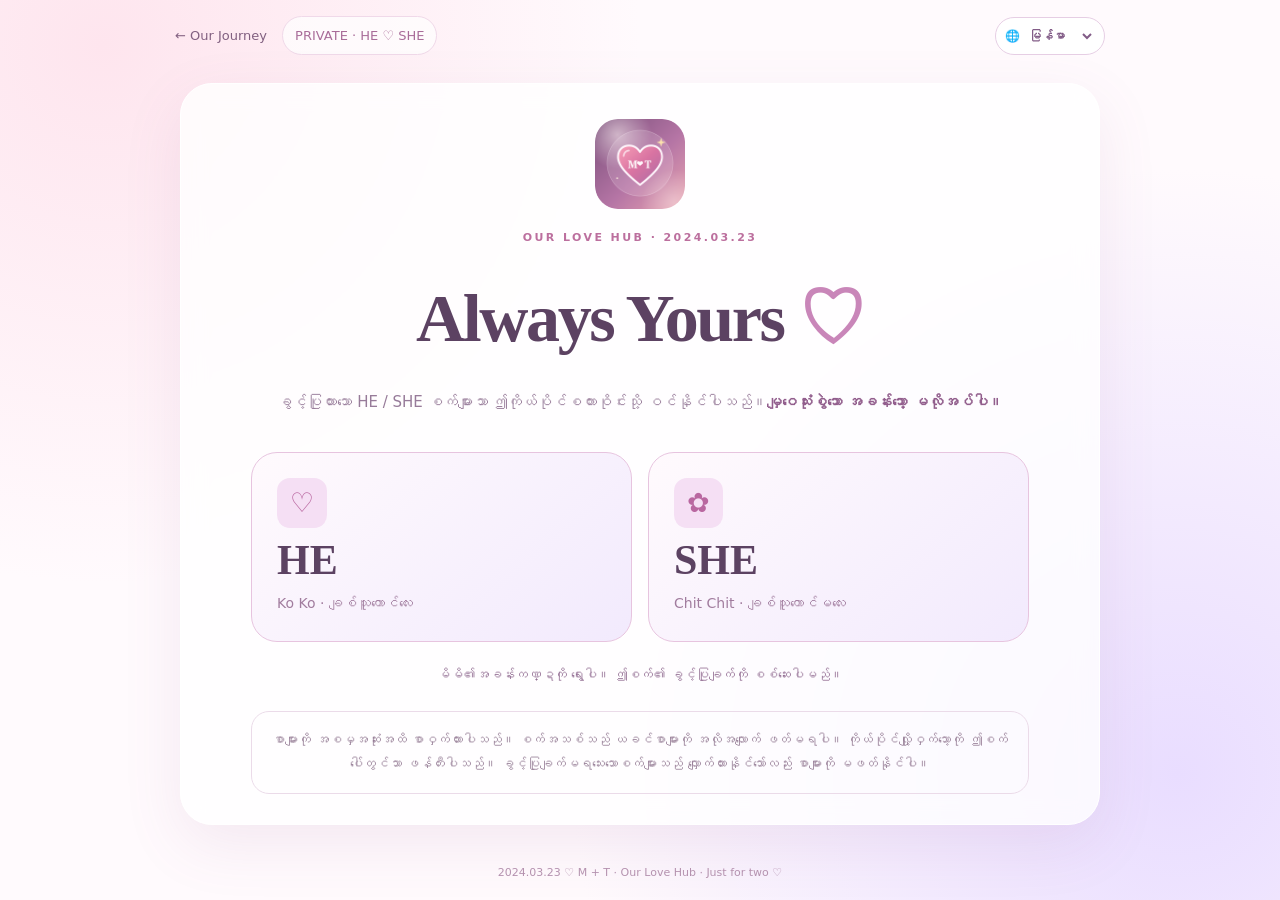
<file: Always-Yours-Chat/index.html>
<!doctype html>
<html lang="zh-CN"><head><meta charset="utf-8"><meta name="viewport" content="width=device-width,initial-scale=1,viewport-fit=cover"><meta name="theme-color" content="#f8eafa"><meta name="robots" content="noindex,nofollow"><title>Always Yours ♡ Our Love Hub</title><link rel="manifest" href="manifest.webmanifest"><link rel="apple-touch-icon" href="../assets/apple-touch-icon.png"><link rel="icon" href="../assets/favicon-32.png"><link rel="stylesheet" href="styles.css?v=20261010-stable1"><style>
.partnerPresence{display:flex;align-items:center;gap:6px;font-size:12px;color:#715a73;margin-top:3px;line-height:1.4;min-height:17px}
.presenceDot{width:8px;height:8px;min-width:8px;border-radius:50%;background:#a7a0aa;box-shadow:0 0 0 2px rgba(167,160,170,.14)}
.presenceDot[data-state="online"]{background:#249b68;box-shadow:0 0 0 2px rgba(36,155,104,.16)}
.presenceDot[data-state="recent"]{background:#dcaa4d;box-shadow:0 0 0 2px rgba(220,170,77,.18)}
.presenceDot[data-state="offline"]{background:#9290a0}
.viewerTools{flex-wrap:wrap!important;row-gap:8px}
.viewerTools .viewerRaw{display:inline-flex;align-items:center;justify-content:center;text-decoration:none;min-height:35px;border-radius:10px;padding:6px 11px;font-size:12px;font-weight:700;background:#fff;color:#754e79;border:1px solid #d8bad8}
@media(max-width:420px){.partnerPresence{font-size:11px}.viewerTools .viewerRaw{font-size:11px;padding:5px 8px}.viewerTools #viewerDownload,.viewerTools #viewerSave{font-size:11px}}
/* R33: bypass the gesture-capturing zoom canvas for native image long-press. */
.viewerDirectStage{flex:1;min-height:0;background:#322638;display:flex;align-items:center;justify-content:center;padding:8px;overflow:auto;touch-action:auto;-webkit-user-select:auto;user-select:auto}
.viewerDirectStage img{max-width:100%;max-height:100%;width:auto;height:auto;object-fit:contain;pointer-events:auto;-webkit-user-select:auto;user-select:auto;-webkit-touch-callout:default;-webkit-user-drag:auto;touch-action:auto}
.viewerTools #viewerAlbum{font-size:12px;font-weight:700;background:#fff;color:#754e79;border:1px solid #d8bad8}
.viewerTools input:disabled,.viewerTools button:disabled{opacity:.45;cursor:default}
@media(max-width:420px){.viewerTools #viewerAlbum{font-size:11px;padding:6px 8px}}
</style></head><body>
<main class="page">
<header class="top"><a href="../Our-Journey/" class="back">← Our Journey</a><span class="testbadge">PRIVATE · HE ♡ SHE</span></header>
<section id="gate" class="shell gate">
  <img class="logo" src="../assets/icon-192.png" alt="Our Love Hub" onerror="this.style.display='none'">
  <div class="eyebrow">OUR LOVE HUB · 2024.03.23</div><h1>Always Yours <span>♡</span></h1>
  <p class="lead">仅已获批准的 HE / SHE 设备可以使用这间私人聊天室。<strong>无需输入共同密钥。</strong></p>
  <div class="roles"><button type="button" data-role="Ko Ko"><span class="symbol">♡</span><strong>HE</strong><small>Ko Ko · 男朋友</small></button><button type="button" data-role="Chit Chit"><span class="symbol">✿</span><strong>SHE</strong><small>Chit Chit · 女朋友</small></button></div>
  <p id="gateStatus" class="status" role="status" aria-live="polite">选择身份后，将自动检查本机授权状态。</p>
  <div class="notes">本聊天使用独立端到端加密。新设备不能自动解密加入前的消息。首次使用时自动在本机生成独立的消息解密私钥。未授权设备只能提交申请，无法进入聊天。</div>
</section>
<!-- Local device approval only. Remote approvals deliberately stay in separate Device-Approval website. -->
<div id="deviceApproval" class="approvalOverlay hidden" role="presentation">
  <section class="approvalDialog" role="dialog" aria-modal="true" aria-labelledby="approvalTitle" aria-describedby="approvalExplanation">
    <button id="approvalClose" class="approvalClose" type="button" aria-label="关闭设备授权窗口">×</button>
    <div class="approvalEmblem" aria-hidden="true">♡</div>
    <div class="eyebrow">OUR LOVE HUB · PRIVATE DEVICE</div>
    <h2 id="approvalTitle">本机设备授权</h2>
    <p id="approvalExplanation" class="approvalDescription">只有您批准的设备才能使用这间私人聊天室。</p>
    <div class="approvalSummary">
      <div class="approvalSummaryRow"><span>当前选择</span><strong id="approvalRole">—</strong></div>
      <div class="approvalSummaryRow"><span>授权状态</span><strong id="approvalState" class="approvalState">检查中…</strong></div>
    </div>
    <div class="approvalDevice">
      <div class="deviceLabel">本机设备指纹</div>
      <div id="approvalFingerprint" class="fingerprint">…</div>
    </div>
    <p id="approvalMessage" class="approvalMessage" role="status" aria-live="polite">正在检查设备授权，请稍候…</p>
    <div class="approvalActions">
      <button id="approvalApply" class="approvalPrimary approvalApply hidden" type="button">申请本机设备授权 ♡</button>
      <button id="approvalRetry" class="approvalSecondary" type="button">重新检查授权 ♡</button>
      <button id="approvalCopy" class="approvalSecondary" type="button" disabled>复制设备指纹</button>
    </div>
    <button id="approvalSwitch" class="approvalSwitch" type="button">← 返回 HE / SHE 选择</button>
    <p class="approvalFootnote">这里只能申请和检查本机授权；设备批准由管理员在独立管理网页中完成。审批前无法读取或发送聊天内容。</p>
  </section>
</div>
<section id="chat" class="shell chat hidden" aria-label="仅限授权设备的私人聊天">
 <div class="chatHead">
  <div class="chatIdentity"><a class="chatHome" href="../Our-Journey/" title="返回 Our Journey" aria-label="返回 Our Journey">←</a><div class="chatBrand"><h2>Always Yours <span aria-hidden="true">♡</span></h2><div id="who" class="who"></div><div class="partnerPresence" aria-label="对方在线状态"><span id="partnerPresenceDot" class="presenceDot" data-state="unknown" aria-hidden="true"></span><span id="partnerPresence" aria-live="polite">在线状态等待连接</span></div></div></div>
  <div class="chatActions"><button id="sound" class="outline" type="button" title="网页打开时的柔和提示音">♪ 声音</button><button id="notify" class="outline" type="button" title="开启手机或电脑的系统通知">♧ 提醒</button>
    <details id="chatOptions" class="chatMore"><summary aria-label="更多聊天选项" title="更多聊天选项">···</summary><div class="chatMenu" role="group" aria-label="更多聊天选项">
      <button id="retrySync" type="button">↻ 重新同步消息</button><button id="testPush" type="button">🔔 测试铃铛</button><button id="syncHistory" type="button">♡ 同步新设备历史</button><button id="keyCoverage" type="button">🔐 检查历史密钥覆盖</button><button id="exit" type="button">⇄ 切换 HE / SHE</button>
    </div></details>
  </div>
 </div>
 <div id="chatStatus" class="status" role="status" aria-live="polite"></div>
 <details id="historySyncSummary" class="hidden" style="flex-shrink:0;background:#fff6fc;border-bottom:1px solid #e8d1e4;padding:6px 16px;font-size:12px;color:#795a7e">
  <summary style="cursor:pointer;font-weight:700">♡ 历史密钥同步诊断（点击展开或收起）</summary>
  <p id="historySyncSummaryText" style="line-height:1.65;white-space:pre-wrap;max-height:112px;overflow:auto;margin:6px 0 2px"></p>
 </details>
 <div class="conversationPane"><div id="messages" class="messages" role="log" aria-label="聊天记录" aria-live="off"></div><button id="jumpLatest" class="jumpLatest hidden" type="button" aria-label="跳到最新消息">↓ 回到最新</button></div>
 <div id="sendRecovery" class="hidden" role="group" aria-label="上一条消息发送状态" style="padding:10px 16px;background:#fff6fc;border-top:1px solid #ead1e9;flex-shrink:0">
  <p id="sendRecoveryText" style="font-size:12px;color:#71486d;margin:0 0 7px;line-height:1.55"></p>
  <div style="display:flex;gap:8px;flex-wrap:wrap"><button type="button" id="sendCheck" class="outline" style="font-size:12px">↻ 检查上次发送</button><button type="button" id="sendDiscard" class="outline" style="font-size:12px">放弃本机重试</button></div>
 </div>
 <form id="composer" class="composer"><label for="message">写给 TA 的悄悄话 ♡</label>
 <div id="replyPreview" class="replyComposer hidden"><span id="replyPreviewText"></span><button id="replyCancel" type="button" aria-label="取消回复或编辑">×</button></div>
 <div id="attachmentInfo" class="attachmentInfo hidden"></div><button type="button" id="attachmentClear" class="smallClear" aria-label="取消附件">× 清除附件</button><div class="write"><textarea id="message" rows="2" maxlength="3200" placeholder="想和 TA 说些什么…"></textarea><button type="submit" id="send">发送 ♡</button></div>
 <div class="composerTools"><button type="button" id="emojiOpen" aria-label="打开动态表情贴纸">☺ 表情</button><button type="button" id="photoOpen">📷 照片</button><button type="button" id="gifOpen">GIF 动图</button><span class="toolNote">♡ 已加密 · 图片自动压缩</span></div>
 <div id="emojiPanel" class="emojiPanel hidden" aria-label="心动贴纸"><button type="button" class="emojiPick">🥰</button><button type="button" class="emojiPick">😘</button><button type="button" class="emojiPick">🫶</button><button type="button" class="emojiPick">💞</button><button type="button" class="emojiPick">💗</button><button type="button" class="emojiPick">❤️</button><button type="button" class="emojiPick">💋</button><button type="button" class="emojiPick">🌙</button><button type="button" class="emojiPick">✨</button><button type="button" class="emojiPick">🤗</button><button type="button" class="emojiPick">想你了</button><button type="button" class="emojiPick">晚安</button><button type="button" class="emojiPick">抱抱</button></div>
 <input type="file" id="photoInput" accept="image/*" class="hidden"><input type="file" id="gifInput" accept="image/gif,.gif" class="hidden">
 <div class="hint">仅已授权设备可读取加密消息 · 消息保留30天 · 新设备仅可读取授权后为其加密的消息</div></form>
</section>
<!-- Media remains on this authorized device. No photo is uploaded to a new service. -->
<div id="photoViewer" class="viewerOverlay hidden" role="presentation">
  <section id="viewerDialog" class="viewerDialog" role="dialog" aria-modal="true" aria-labelledby="viewerTitle" tabindex="-1">
    <div class="viewerTop"><div class="viewerHeading"><strong id="viewerTitle">我们的照片 ♡</strong><span id="viewerZoomLabel">100%</span></div><button type="button" id="viewerClose" class="viewerClose" aria-label="关闭图片预览">×</button></div>
    <div id="viewerStage" class="viewerStage" aria-label="图片预览，双指缩放或拖动" tabindex="0"><img id="viewerImage" alt="加密聊天中收到的图片" draggable="false"></div>
    <div id="viewerDirectStage" class="viewerDirectStage hidden" aria-label="可直接长按保存的原图"><img id="viewerDirectImage" alt="长按图片打开安卓原生保存菜单" draggable="true"></div>
    <div class="viewerTools"><button type="button" id="viewerMinus" aria-label="缩小图片">−</button><input type="range" id="viewerZoom" min="1" max="4" step="0.1" value="1" aria-label="图片缩放"><button type="button" id="viewerPlus" aria-label="放大图片">＋</button><button type="button" id="viewerAlbum" class="viewerSave" aria-pressed="false">▣ 长按保存</button><button type="button" id="viewerSave" class="viewerSave">↗ 系统分享</button><button type="button" id="viewerDownload" class="viewerSave">↓ 下载文件</button><a id="viewerRaw" class="viewerSave viewerRaw" href="#" target="_blank" rel="noopener noreferrer">↗ 打开原图</a></div>
    <p id="viewerHint" class="viewerHint" role="status">Android：点「长按保存」后长按原图；如果文件在下载目录，可用文件管理器移动到 Pictures/DCIM。iPhone：打开原图长按存到照片。</p>
  </section>
</div>
<footer>2024.03.23 ♡ M + T · Our Love Hub · Just for two ♡</footer>
</main><script src="../assets/i18n-private-ui.js?v=20261011-phase13-global-push-locale" defer integrity="sha256-vKwOLWSTfoQtHu2QuVdYHz+9Qk0WBld0B4SQS2crGME=" crossorigin="anonymous"></script><script src="app.js?v=20261011-android-gallery-r33" defer></script><script src="push-locale.js?v=20261011-phase13-global-push-locale" defer integrity="sha256-RND+1d/SdWgQhxqNk6yHE+KEOMQN9ODgsFhPJdJzPjY=" crossorigin="anonymous"></script></body></html>
</file>
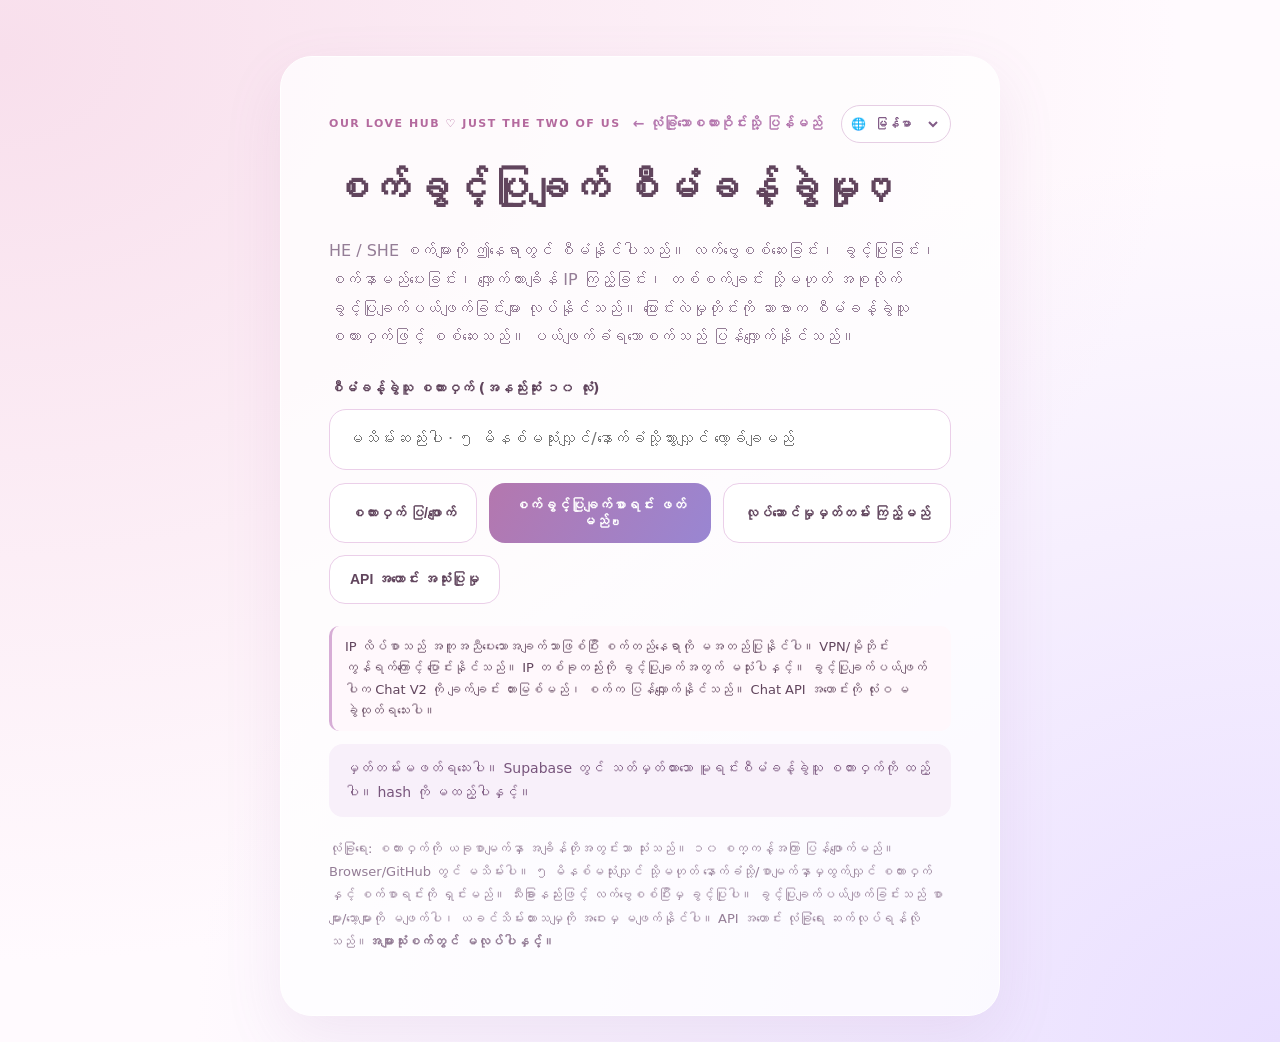
<file: Device-Approval/index.html>
<!doctype html>
<html lang="zh-CN">
<head>
<meta charset="utf-8">
<meta name="viewport" content="width=device-width,initial-scale=1,viewport-fit=cover">
<meta name="robots" content="noindex,nofollow,noarchive">
<meta name="referrer" content="no-referrer">
<meta http-equiv="Content-Security-Policy" content="default-src 'none'; script-src 'sha256-6v4kz36xvhWDOfg2CaPvlgLsGSRGFV1U9ORKPx4bnlM=' 'sha256-vKwOLWSTfoQtHu2QuVdYHz+9Qk0WBld0B4SQS2crGME='; style-src 'unsafe-inline'; connect-src https://zegjegutcigbydtzggur.supabase.co; base-uri 'none'; object-src 'none'; form-action 'none'; img-src 'self' data:; upgrade-insecure-requests">
<meta name="theme-color" content="#f9ebf7">
<title>设备授权管理 ♡ Our Love Hub</title>
<style>
:root{visibility:hidden;color-scheme:light;--ink:#61455d;--muted:#947d96;--line:#ebcfe9;--a:#b477ae;--b:#9986d2}*{box-sizing:border-box}html,body{margin:0;min-height:100%;font-family:-apple-system,BlinkMacSystemFont,"PingFang SC","Noto Sans Myanmar","Microsoft YaHei",sans-serif;color:var(--ink)}body{background:radial-gradient(ellipse at 0 5%,#f8dfec,transparent 65%),radial-gradient(ellipse at 100% 100%,#e9dfff,transparent 60%),#fffafe;padding:max(20px,env(safe-area-inset-top)) 16px max(26px,env(safe-area-inset-bottom));}main{max-width:720px;margin:4vh auto 0;border:1px solid #fff;border-radius:32px;padding:clamp(22px,5vw,48px);background:rgba(255,255,255,.78);box-shadow:0 22px 60px #a36aa01c;}header{display:flex;justify-content:space-between;gap:12px;align-items:center}.eyebrow{color:#b46a9e;font-weight:800;letter-spacing:.14em;font-size:11px}h1{font-family:Georgia,"Songti SC",serif;font-size:clamp(27px,6vw,40px);margin:14px 0 9px;}p{line-height:1.8;color:var(--muted)}a{color:var(--a);font-size:14px;text-decoration:none;font-weight:700}label{display:block;margin:25px 0 9px;font-weight:700;font-size:14px}.field{width:100%;font:inherit;padding:16px 17px;border-radius:17px;border:1px solid var(--line);background:#fff;outline-color:var(--a);color:var(--ink);min-height:54px}.actions{display:flex;gap:12px;flex-wrap:wrap;margin:13px 0 22px}button{border:1px solid var(--line);border-radius:16px;padding:14px 20px;color:var(--ink);font-weight:750;background:white;cursor:pointer;min-height:49px;font-size:14px}button.primary{border:0;background:linear-gradient(120deg,var(--a),var(--b));color:#fff;flex:1}button:disabled{opacity:.5;cursor:wait}.status{font-size:14px;padding:13px 16px;border-radius:14px;background:#f8f0fa;color:#78557c;margin:12px 0}.status.error{background:#fff0f0;color:#a5455b}.status.ok{background:#edf8f0;color:#396a56}.panel{margin-top:18px;border:1px solid var(--line);border-radius:20px;padding:18px;background:#fffafc}.panel h2{font-size:17px;margin:2px 0 12px}.item{border:1px solid #e7cfe5;border-radius:15px;background:#fff;padding:15px;margin:10px 0}.role{font-weight:800;color:#a26099}.finger{overflow-wrap:anywhere;word-break:break-all;background:#faf1fa;color:#765875;padding:12px;border-radius:12px;margin:11px 0;line-height:1.65;font-family:ui-monospace,SFMono-Regular,Consolas,monospace;font-size:12px;user-select:all}.meta{font-size:12px;color:var(--muted)}.approve{display:block;margin-left:auto;border-color:#dbb9dc;background:#f9eff9}.hint{font-size:13px;margin-top:20px}#results:empty{display:none}@media(max-width:420px){.actions{flex-direction:column}.actions button{width:100%}.approve{width:100%}main{border-radius:24px;margin-top:8px;padding:21px}}
/* R4: admin-only device inventory and management */
.hero-note{border-left:3px solid #d7add6;padding:10px 13px;background:#fff8fc;border-radius:10px;font-size:13px;margin:13px 0}
.stats{font-size:13px;font-weight:700;margin:5px 0 12px}
.item-head{display:flex;align-items:center;justify-content:space-between;gap:12px;flex-wrap:wrap}
.device-name{font-weight:800;font-size:17px;overflow-wrap:anywhere;color:#80517d}
.device-status{border-radius:30px;background:#f5ebf6;color:#865b85;padding:6px 10px;font-size:12px;font-weight:800}
.device-status.pending{background:#fff3db;color:#92661c}.device-status.approved{background:#eaf8f2;color:#34745b}.device-status.revoked{background:#fff0f0;color:#a65064}
.ip-value{padding:8px 11px;background:#f9f4fa;border-radius:10px;display:inline-block;overflow-wrap:anywhere;word-break:break-all;font:12px ui-monospace,SFMono-Regular,Consolas,monospace;color:#654c67;margin-top:5px}
.row-actions{display:flex;gap:9px;flex-wrap:wrap;align-items:center;margin:12px 0 2px}
.row-actions button{min-height:42px;padding:10px 13px}
.nick-group{margin:14px 0;border-top:1px solid #f0e1ed;padding-top:11px}
.nick-label{display:block;margin:0 0 7px;font-size:13px;font-weight:700}
.nick-controls{display:flex;gap:9px;align-items:center}
.nick-controls input{flex:1;min-width:0;min-height:43px;padding:10px 12px;border:1px solid var(--line);border-radius:11px;font:inherit;color:var(--ink);background:#fff}
.nick-controls button{min-height:43px;padding:10px 14px;white-space:nowrap}
.danger{border-color:#e9b4bf;color:#a23f54;background:#fff2f4}
.danger:hover{background:#ffe8ec}
.footnote{font-size:12px;color:var(--muted);line-height:1.7}
@media(max-width:500px){.nick-controls{flex-direction:column;align-items:stretch}.nick-controls input,.nick-controls button{width:100%}.row-actions button{flex:1}.item{padding:13px}}

/* R5 audit trail and hardened idle lock status */
#audit[hidden]{display:none}
.audit-entry{border-top:1px solid var(--line);padding:11px 2px;font-size:13px;line-height:1.65;overflow-wrap:anywhere}
.audit-entry:first-of-type{border-top:0}
.audit-meta{font-size:12px;color:var(--muted)}
/* R8 — Our Love Hub custom confirmation and safe bulk action */
.love-overlay[hidden],.love-toast[hidden],.love-check[hidden]{display:none!important}
.love-overlay{position:fixed;inset:0;z-index:1000;display:flex;align-items:center;justify-content:center;padding:18px;background:rgba(52,33,58,.42);backdrop-filter:blur(11px);-webkit-backdrop-filter:blur(11px)}
.love-dialog{width:min(100%,470px);max-height:min(84dvh,650px);overflow:auto;background:linear-gradient(160deg,#fffefd,#fff4fb 72%,#f2efff);border:1px solid #fff;border-radius:27px;box-shadow:0 22px 75px #37203e44;padding:clamp(22px,5vw,31px);animation:lovepop .18s ease-out}
@keyframes lovepop{from{transform:translateY(11px) scale(.98);opacity:.5}to{transform:translateY(0) scale(1);opacity:1}}
.love-symbol{font-family:Georgia,serif;color:#b57cb0;font-size:34px;line-height:1;text-align:center}.love-dialog h2{text-align:center;font-size:21px;margin:13px 0}.love-dialog p{font-size:14px;white-space:pre-line;overflow-wrap:anywhere;line-height:1.75;color:#796179;margin:8px 0 20px}
.love-confirm-row{display:flex;gap:12px;margin-top:16px;align-items:center}.love-confirm-row button{flex:1}.love-confirm-row .danger{background:#a85475;color:#fff;border:0}.love-check{display:flex;align-items:flex-start;gap:10px;margin:0;padding:13px;border:1px solid #ecd4e5;border-radius:15px;background:#fff;font-size:13px;line-height:1.6}.love-check input{accent-color:#b36a9b;width:18px;height:18px;margin:2px 0 0;flex:none}
.bulkbar{display:flex;align-items:center;justify-content:space-between;gap:8px;flex-wrap:wrap;margin:11px 0;padding:12px;border:1px solid #ead2e8;border-radius:14px;background:#fff}.bulkbar .bulk-summary{font-size:13px;color:#876f87}.bulkbar .danger{min-height:41px;padding:9px 13px}
.device-select{display:inline-flex;align-items:center;gap:9px;cursor:pointer;background:#faf2fa;padding:10px 12px;border-radius:10px;font-size:13px;margin:5px 0}.device-select input{width:18px;height:18px;accent-color:#ae73a9}
.love-toast{position:fixed;right:18px;bottom:max(18px,env(safe-area-inset-bottom));z-index:1100;max-width:min(calc(100vw - 36px),450px);background:#fff8fc;border:1px solid #e5c5e2;color:#7e527a;box-shadow:0 12px 40px #673e6b2b;border-radius:15px;padding:13px 17px;font-size:13px;line-height:1.5}.love-toast.error{color:#98364d;background:#fff1f3;border-color:#edbdc7}
body.love-dialog-open{overflow:hidden}@media(max-width:430px){.love-confirm-row{flex-direction:column-reverse}.love-confirm-row button{width:100%}.love-dialog{border-radius:23px}.bulkbar button{width:100%}}
@media(prefers-reduced-motion:reduce){.love-dialog{animation:none}}
</style>
</head>
<body><main>
<header><span class="eyebrow">OUR LOVE HUB ♡ JUST THE TWO OF US</span><a href="../Always-Yours-Chat/">← 返回安全聊天</a></header>
<h1>设备授权管理 ♡</h1>
<p>在这里安全管理 HE / SHE 的设备：核对指纹、批准申请、备注昵称、查看已记录的申请 IP，以及单台或批量解除设备授权。所有更改均在服务器验证管理员口令，设备解除后可以重新申请。</p>
<label for="token">管理员授权口令（至少 10 位）</label>
<input id="token" class="field" type="password" minlength="10" maxlength="256" autocomplete="new-password" spellcheck="false" placeholder="不保存，5 分钟无操作或切换后台会锁定" aria-describedby="privacy" />
<div class="actions"><button type="button" id="toggle">显示 / 隐藏口令</button><button class="primary" type="button" id="refresh">查看设备授权记录 ↻</button><button type="button" id="auditBtn">查看操作记录</button><button type="button" id="compatBtn">旧版接口使用情况</button></div>
<div class="hero-note">IP 仅供辅助识别，不等于设备所在地；VPN、运营商网络可能改变 IP。只有升级后新申请且服务器成功记录的设备才显示申请 IP（网络转发标头可能不可靠，只作辅助线索，绝不用于授权）。解除授权将立即阻止新版 Chat V2 继续访问，设备可以重新提交新申请等待批准；旧版聊天 API 尚未完全隔离。</div>
<div id="status" class="status" role="status" aria-live="polite">尚未读取授权记录。请使用您在 Supabase 设置的原始管理员口令，而非摘要。</div>
<section id="results" aria-live="polite"></section>
<section id="audit" class="panel" hidden aria-live="polite"></section>
<section id="compatibility" class="panel" hidden aria-live="polite"></section>
<p class="hint" id="privacy">安全提示：管理员口令只在本页面的短时会话内使用，显示口令 10 秒后自动隐藏，不保存到浏览器存储或 GitHub；无操作 5 分钟、切换到后台或离开页面时自动清空口令和设备列表。只批准通过独立渠道核实过指纹的设备。解除授权不会删除既有聊天数据或设备密钥；同设备仍可再次申请，但必须重新批准。也不能远程抹除设备曾保存的内容。旧版聊天 API 的安全隔离仍需继续处理。<strong>不要在公共设备操作。</strong></p>
</main>
<div id="loveOverlay" class="love-overlay" hidden>
  <div class="love-dialog" role="dialog" aria-modal="true" aria-labelledby="loveTitle" aria-describedby="loveDescription">
    <div class="love-symbol" aria-hidden="true">♡</div>
    <h2 id="loveTitle">确认操作</h2>
    <p id="loveDescription"></p>
    <label id="loveConfirmBox" class="love-check" hidden><input id="loveConfirmCheckbox" type="checkbox"/><span>我已核对所选设备，并确认批量解除授权。</span></label>
    <div class="love-confirm-row"><button id="loveCancel" type="button">取消</button><button id="loveAccept" class="primary" type="button">确认</button></div>
  </div>
</div>
<div class="love-toast" id="loveToast" role="status" aria-live="polite" hidden></div>
<script>
'use strict';
const ADMIN_API='https://zegjegutcigbydtzggur.supabase.co/functions/v1/always-yours-device-admin';
const input=document.getElementById('token'),status=document.getElementById('status'),results=document.getElementById('results');
const refresh=document.getElementById('refresh'),toggle=document.getElementById('toggle');
const audit=document.getElementById('audit'),auditBtn=document.getElementById('auditBtn');
const compatibility=document.getElementById('compatibility'),compatBtn=document.getElementById('compatBtn');

const loveOverlay=document.getElementById('loveOverlay'),loveTitle=document.getElementById('loveTitle'),loveDescription=document.getElementById('loveDescription');
const loveAccept=document.getElementById('loveAccept'),loveCancel=document.getElementById('loveCancel');
const loveConfirmBox=document.getElementById('loveConfirmBox'),loveConfirmCheckbox=document.getElementById('loveConfirmCheckbox');
const loveToast=document.getElementById('loveToast');
let dialogResolve=null,dialogPreviousFocus=null,toastTimer=null;
let selectedBatch=new Set(),approvedDevices=[];
function deviceKey(d){return d.user_name+'|'+d.fingerprint;}
function closeLoveDialog(accepted=false){
 if(!dialogResolve)return;
 const resolve=dialogResolve;dialogResolve=null;loveOverlay.hidden=true;document.body.classList.remove('love-dialog-open');
 loveConfirmCheckbox.checked=false;loveConfirmBox.hidden=true;
 if(dialogPreviousFocus&&dialogPreviousFocus.isConnected)dialogPreviousFocus.focus({preventScroll:true});
 resolve(accepted);
}
function confirmLoveAction({title,description,buttonText='确认',danger=false,bulk=false}){
 if(dialogResolve)closeLoveDialog(false);
 return new Promise(resolve=>{
  dialogPreviousFocus=document.activeElement;
  dialogResolve=resolve;
  loveTitle.textContent=title;loveDescription.textContent=description;
  loveAccept.textContent=buttonText;loveAccept.className=danger?'danger':'primary';
  loveConfirmCheckbox.checked=false;loveConfirmBox.hidden=!bulk;loveAccept.disabled=!!bulk;
  loveOverlay.hidden=false;document.body.classList.add('love-dialog-open');
  loveCancel.focus({preventScroll:true});
 });
}
loveConfirmCheckbox.addEventListener('change',()=>{loveAccept.disabled=!loveConfirmCheckbox.checked;});
loveCancel.addEventListener('click',()=>closeLoveDialog(false));
loveAccept.addEventListener('click',()=>{if(!loveAccept.disabled)closeLoveDialog(true);});
loveOverlay.addEventListener('click',e=>{if(e.target===loveOverlay)closeLoveDialog(false);});
loveOverlay.addEventListener('keydown',e=>{
 if(e.key==='Escape'){e.preventDefault();closeLoveDialog(false);return;}
 if(e.key==='Tab'){
  const controls=[loveCancel,...(!loveConfirmBox.hidden?[loveConfirmCheckbox]:[]),loveAccept].filter(x=>!x.disabled);
  const index=controls.indexOf(document.activeElement);
  if(e.shiftKey&&index===0){e.preventDefault();controls[controls.length-1].focus();}
  else if(!e.shiftKey&&index===controls.length-1){e.preventDefault();controls[0].focus();}
 }
});
function flashLove(message,error=false){
 if(toastTimer)clearTimeout(toastTimer);
 loveToast.textContent=message;loveToast.className='love-toast'+(error?' error':'');loveToast.hidden=false;
 toastTimer=setTimeout(()=>{loveToast.hidden=true;toastTimer=null;},4500);
}
function bulkToolbar(devices){
 const bar=node('div','bulkbar');const count=node('span','bulk-summary');
 const allButton=node('button','',devices.length>12?'选择前12台 / 清除':'全选 / 清除');allButton.type='button';
 const batchButton=node('button','danger','批量解除授权');batchButton.type='button';
 const sync=()=>{
  count.textContent='已选择 '+selectedBatch.size+' / '+devices.length+' 台已授权设备（单批最多12台）';
  batchButton.disabled=selectedBatch.size<2||selectedBatch.size>12;
  batchButton.textContent='批量解除授权（'+selectedBatch.size+'）';
 };
 allButton.addEventListener('click',()=>{
  const visibleChoice=devices.slice(0,12);
  const every=visibleChoice.every(d=>selectedBatch.has(deviceKey(d)));
  if(every){for(const d of devices)selectedBatch.delete(deviceKey(d));}
  else{for(const d of visibleChoice)selectedBatch.add(deviceKey(d));
    if(devices.length>12)flashLove('已选择前12台设备。如需解绑其他设备，请分批操作。');}
  results.querySelectorAll('input[data-device-select]').forEach(box=>{box.checked=selectedBatch.has(box.dataset.deviceSelect);});
  sync();
 });
 batchButton.addEventListener('click',async()=>{
  const targets=devices.filter(d=>selectedBatch.has(deviceKey(d)));
  if(targets.length<2||targets.length>12){note('请一次选择 2–12 台已授权设备。','error');return;}
  const he=targets.filter(d=>d.user_name==='Ko Ko').length;
  const she=targets.length-he;
  const ok=await confirmLoveAction({title:'批量解除设备授权',
   description:'即将解除 '+targets.length+' 台设备的 Chat V2 授权（HE '+he+' 台，SHE '+she+' 台）。\n\n解除后不能继续读取新版聊天，但每台设备都能重新申请，仍需管理员再次批准。不会删除聊天记录或设备密钥。',
   buttonText:'确认批量解除',danger:true,bulk:true});
  if(!ok)return;
  let success=false;
  await runTask(async()=>{
   const response=await admin('bulk-revoke',{devices:targets.map(d=>({user_name:d.user_name,fingerprint:d.fingerprint})),confirm:'BULK_REVOKE'});
   if(response.atomic!==true)throw new Error('批量操作的事务确认缺失，请刷新列表核对状态。');
   success=true;note('已完整解除 '+response.revokedCount+' 台设备授权，服务器已确认本次操作不可部分成功。','ok');
   flashLove('已批量解除 '+response.revokedCount+' 台设备授权');
  });
  if(success)await load();else {await load();note('批量解绑结果未确认。已刷新设备状态，请核对后再决定是否重试，避免重复操作。','error');}
 });
 bar.append(count,allButton,batchButton);sync();return {bar,sync};
}

if(window.top===window.self)document.documentElement.style.visibility='visible';
let busy=false,serial=0,lastActivity=Date.now();
// An incrementing security epoch prevents any request started before a lock
// from writing sensitive data back into the DOM after locking.
let securityEpoch=0,activeRequest=null,revealTimer=null;
const MAX_IDLE_MS=5*60*1000;
function activity(){lastActivity=Date.now();}
function lockAdmin(reason='出于安全考虑，管理员会话已锁定。请重新输入管理员口令。'){
 securityEpoch++;
 closeLoveDialog(false);selectedBatch.clear();approvedDevices=[];
 loveToast.hidden=true;
 if(activeRequest){activeRequest.abort();activeRequest=null;}
 if(revealTimer){clearTimeout(revealTimer);revealTimer=null;}
 input.value='';input.type='password';results.replaceChildren();audit.replaceChildren();audit.hidden=true;compatibility.replaceChildren();compatibility.hidden=true;
 note(reason);
}
function checkIdle(){
 if(Date.now()-lastActivity>=MAX_IDLE_MS&&(input.value||results.children.length||!audit.hidden||!compatibility.hidden)){
  lockAdmin();return true;
 }
 return false;
}
setInterval(checkIdle,15000);
window.addEventListener('focus',checkIdle);
window.addEventListener('pageshow',e=>{if(e.persisted)lockAdmin();});
document.addEventListener('visibilitychange',()=>{
 if(document.hidden&&(input.value||results.children.length||!audit.hidden||!compatibility.hidden))
  lockAdmin('页面切换到后台，管理员资料已自动锁定。请重新输入口令。');
});
document.addEventListener('pointerdown',activity,{passive:true});
document.addEventListener('keydown',activity);
input.addEventListener('input',activity);
input.addEventListener('blur',()=>{input.type='password';});
function note(message,kind=''){status.textContent=message;status.className='status '+kind;}
function node(tag,cls,text){const e=document.createElement(tag);if(cls)e.className=cls;if(text!==undefined)e.textContent=text;return e;}
function validDevice(d){return ['Ko Ko','Chit Chit'].includes(d.user_name)&&/^[A-Za-z0-9_-]{43}$/.test(d.fingerprint||'');}
function showTime(ms){const n=Number(ms);return Number.isFinite(n)&&n>0?new Date(n).toLocaleString():'暂无';}
async function request(url,body){
 if(checkIdle())throw new Error('管理员会话超时，请重新输入口令。');
 const adminToken=input.value;
 if(adminToken.length<10)throw new Error('请输入至少 10 位管理员口令。');
 const epoch=securityEpoch;
 const controller=new AbortController();
 activeRequest=controller;
 try{
  const response=await fetch(url,{
   method:'POST',mode:'cors',cache:'no-store',referrerPolicy:'no-referrer',
   headers:{'Content-Type':'application/json'},body:JSON.stringify({adminToken,...body}),
   signal:controller.signal
  });
  let json={};try{json=await response.json();}catch{}
  if(epoch!==securityEpoch || controller.signal.aborted)
   throw new Error('管理员会话已锁定，过期请求已丢弃。');
  if(!response.ok||!json.ok){
   if(response.status===401||response.status===403)lockAdmin('管理员验证失败，会话已锁定。请检查口令。');
   if(response.status===429)throw new Error('安全请求次数已达到限制。请约 15 分钟后重试，不要连续点击。');
   throw new Error(json.error||`请求失败 (${response.status})`);
  }
  return json;
 }catch(e){
  if(epoch!==securityEpoch || controller.signal.aborted)
   throw new Error('管理员会话已锁定，过期请求已丢弃。');
  throw e;
 }finally{
  if(activeRequest===controller)activeRequest=null;
 }
}
const admin=(action,payload={})=>request(ADMIN_API+'/'+action,payload);
async function runTask(fn){
 if(busy)return;
 const epoch=securityEpoch;
 busy=true;refresh.disabled=true;auditBtn.disabled=true;compatBtn.disabled=true;
 try{await fn();}
 catch(e){if(epoch===securityEpoch){const msg=e&&e.message?e.message:'操作失败，请稍后重试';note(msg,'error');flashLove(msg,true);}}
 finally{busy=false;refresh.disabled=false;auditBtn.disabled=false;compatBtn.disabled=false;}
}
async function load(){
 return runTask(async()=>{
  note('正在安全读取设备记录…');results.replaceChildren();
  const data=await admin('list');
  const all=Array.isArray(data.devices)?data.devices.filter(validDevice):[];
  selectedBatch.clear();approvedDevices=all.filter(d=>d.status==='approved');
  const groups=[['pending','待审核设备'],['approved','已授权设备'],['revoked','已撤销设备']];
  if(!all.length){note('没有设备记录。请先在 Chat V2 申请设备。','ok');return;}
  const nums=groups.map(([key])=>all.filter(d=>d.status===key).length);
  note(`共 ${all.length} 台设备：${nums[0]} 台待审核、${nums[1]} 台已批准、${nums[2]} 台已撤销。`,'ok');
  for(const [key,label] of groups){
   const devices=all.filter(d=>d.status===key);
   if(!devices.length)continue;
   const panel=node('section','panel');panel.appendChild(node('h2','',`${label} · ${devices.length}`));
   const toolbar=key==='approved'?bulkToolbar(devices):null;
   if(toolbar)panel.appendChild(toolbar.bar);
   for(const d of devices)panel.appendChild(renderDevice(d,toolbar?.sync));
   results.appendChild(panel);
  }
 });
}
async function perform(action,payload,successMessage){
 await runTask(async()=>{
  await admin(action,payload);
  note(successMessage,'ok');flashLove(successMessage);
 });
 if(!busy&&status.classList.contains('ok'))await load();
}
function renderDevice(d,onBatchChange){
 const card=node('article','item');
 const heading=node('div','item-head');
 const who=d.user_name==='Ko Ko'?'HE · Ko Ko':'SHE · Chit Chit';
 const rawName=typeof d.nickname==='string'?d.nickname:'';
 const displayName=rawName.trim()||'尚未备注设备昵称';
 const left=node('div');left.appendChild(node('div','role',who));left.appendChild(node('div','device-name',displayName));
 const state=node('span','device-status '+d.status,{pending:'待审核',approved:'已授权',revoked:'已撤销'}[d.status]||d.status);
 heading.append(left,state);card.appendChild(heading);
 card.appendChild(node('div','meta','完整设备指纹'));
 card.appendChild(node('div','finger',d.fingerprint));
 const meta=node('div','meta','申请时间：'+showTime(d.requested_at));card.appendChild(meta);
 if(d.approved_at)card.appendChild(node('div','meta','批准时间：'+showTime(d.approved_at)));
 if(d.revoked_at)card.appendChild(node('div','meta','撤销时间：'+showTime(d.revoked_at)));
 const ip=node('div','meta','申请 IP（非实时）：');
 const ipText=typeof d.request_ip==='string'&&d.request_ip?d.request_ip:'暂无记录（旧设备或未获取到 IP）';
 ip.appendChild(node('div','ip-value',ipText));card.appendChild(ip);
 const row=node('div','row-actions');
 if(d.status==='approved'){
  const selectLabel=node('label','device-select');selectLabel.style.margin='5px 0';
  const checkbox=node('input');checkbox.type='checkbox';checkbox.dataset.deviceSelect=deviceKey(d);
  checkbox.setAttribute('aria-label','选择设备：'+displayName);
  checkbox.addEventListener('change',()=>{
   if(checkbox.checked)selectedBatch.add(deviceKey(d));else selectedBatch.delete(deviceKey(d));
   onBatchChange?.();
  });
  selectLabel.append(checkbox,node('span','','加入批量选择'));card.appendChild(selectLabel);
 }
 const copy=node('button','','复制完整指纹');copy.type='button';
 copy.addEventListener('click',async()=>{try{await navigator.clipboard.writeText(d.fingerprint);note('指纹已复制，请通过独立渠道核对。','ok');}catch{note('无法自动复制，请长按指纹手动复制。','error');}});
 row.appendChild(copy);
 if(d.status==='pending'){
  const approve=node('button','approve','✓ 批准设备');approve.type='button';
  approve.addEventListener('click',async()=>{
   const suffix=d.fingerprint.slice(-8);
   const ok=await confirmLoveAction({title:'批准新设备',
    description:who+' · '+displayName+'\n指纹尾号 '+suffix+'\n\n请确认已通过独立渠道核对完整设备指纹。批准后这台设备将获得 Chat V2 访问权限。',
    buttonText:'确认批准设备'});
   if(!ok)return;
   await runTask(async()=>{
    await admin('approve',{user_name:d.user_name,fingerprint:d.fingerprint,confirm:'APPROVE',fingerprintSuffix:suffix});
    note('设备批准成功。','ok');flashLove('设备授权已批准 ♡');
   });
   if(!busy&&status.classList.contains('ok'))await load();
  });row.appendChild(approve);
 }
 if(d.status==='approved'){
  const revoke=node('button','danger','解除授权');revoke.type='button';
  revoke.addEventListener('click',async()=>{
   const suffix=d.fingerprint.slice(-8);
   const ok=await confirmLoveAction({title:'解除设备授权',
    description:who+' · '+displayName+'\n指纹尾号 '+suffix+'\n\n解除后不能继续访问 Chat V2；之后同设备可以重新申请，由管理员再次批准。原有消息和设备密钥不会删除。',
    buttonText:'确认解除授权',danger:true});
   if(!ok)return;
   await runTask(async()=>{
    const response=await admin('revoke',{user_name:d.user_name,fingerprint:d.fingerprint,confirm:'REVOKE',fingerprintSuffix:suffix});
    note(response.sessionWarning?'已解除 V2 授权；会话清理出现警告，但服务端设备状态已禁止访问。':'解除授权成功。此设备可以重新提交申请，需管理员再次批准。','ok');flashLove('设备授权已解除');
   });
   if(!busy&&status.classList.contains('ok'))await load();
  });row.appendChild(revoke);
 }
 card.appendChild(row);
 const nicknameBox=node('div','nick-group');
 const label=node('label','nick-label','设备昵称（仅管理员可修改，最多 48 字符）');
 label.style.margin='0 0 7px';const nameInput=node('input');
 nameInput.className='field';nameInput.type='text';nameInput.maxLength=48;nameInput.value=rawName;nameInput.autocomplete='off';nameInput.placeholder='例如：Ko Ko 的 iPhone 15';
 nameInput.id='device-nickname-'+(++serial);label.htmlFor=nameInput.id;
 const controls=node('div','nick-controls');controls.appendChild(nameInput);
 const save=node('button','','保存昵称');save.type='button';
 save.addEventListener('click',async()=>{
  const nickname=nameInput.value.trim();
  if(nickname.length>48){note('昵称不能超过 48 字符。','error');return;}
  if(nickname===rawName.trim()){note('昵称没有变化。','ok');return;}
  await perform('nickname',{user_name:d.user_name,fingerprint:d.fingerprint,nickname},'设备昵称已保存到 Supabase。');
 });
 controls.appendChild(save);nicknameBox.append(label,controls);card.appendChild(nicknameBox);
 return card;
}
function showAudit(){
 if(!audit.hidden){audit.hidden=true;return;}
 return runTask(async()=>{
  const data=await admin('activity');
  const events=Array.isArray(data.events)?data.events:[];
  audit.replaceChildren();audit.appendChild(node('h2','','最近管理员安全操作 · '+events.length+' 条'));
  if(!events.length)audit.appendChild(node('p','','尚无管理员操作记录。'));
  const labels={nickname:'保存设备备注',approve:'批准设备',revoke:'解除授权',auth_denied:'管理员验证失败',list:'查看设备',activity:'查看审计'};
  const outcomes={started:'处理中',success:'成功',denied:'拒绝',conflict:'状态已变化',failed:'失败'};
  for(const e of events){
   const item=node('div','audit-entry');
   item.appendChild(node('div','',`${e.detail&&e.detail.startsWith('bulk_')?'批量解除授权':(labels[e.action]||'后台操作')} · ${outcomes[e.outcome]||'未知状态'}`));
   const when=e.created_at?new Date(e.created_at).toLocaleString():'时间未知';
   const who=['Ko Ko','Chit Chit'].includes(e.user_name)?e.user_name:'未指定身份';
   item.appendChild(node('div','audit-meta',`${when} · ${who}${e.fingerprint_suffix?' · 指纹尾号 '+e.fingerprint_suffix:''}`));
   audit.appendChild(item);
  }
  audit.hidden=false;
  note('仅显示操作类型、时间与状态；审计记录不含管理员口令或明文 IP。','ok');
 });
}

// R17: read-only legacy-API migration panel. Values are aggregate counts, not user identifiers.
function showCompatibility(){
 if(!compatibility.hidden){compatibility.hidden=true;return;}
 return runTask(async()=>{
  note('正在读取旧版接口的匿名访问量汇总…');
  const data=await admin('compatibility');
  const totals=data.totals&&typeof data.totals==='object'?data.totals:{};
  compatibility.replaceChildren();
  compatibility.appendChild(node('h2','','旧版接口迁移观察 ♡'));
  const hours=Math.max(0,Number(data.monitorHours)||0);
  const since=data.monitorStartedAt?new Date(data.monitorStartedAt).toLocaleString('zh-CN'):'未知';
  const intro=node('p','','统计从 R17 部署后开始，约 '+hours+' 小时 · 起始于 '+since+'。仅记录接口类型和请求次数，不记录消息内容、管理员口令、设备指纹或 IP。');
  compatibility.appendChild(intro);
  const names=[
   ['messages-get','读取旧版消息'],['messages-post','发送旧版消息'],
   ['media-get','下载旧版图片'],['media-post','上传旧版图片'],
   ['unread-get','读取旧版未读数'],['read-post','提交旧版已读'],
   ['presence-get','查询旧版在线状态'],['presence-post','提交旧版在线状态'],
   ['push-subscribe','登记旧版推送']
  ];
  let total=0;
  for(const [key,label] of names){
   const raw=totals[key]||{};
   const day=Math.max(0,Number(raw.last24h)||0),twoDay=Math.max(0,Number(raw.last48h)||0);
   total+=twoDay;
   const row=node('div','audit-entry');
   row.appendChild(node('div','',label));
   row.appendChild(node('div','audit-meta','最近 24 小时：'+day+' 次 · 最近 48 小时：'+twoDay+' 次'));
   compatibility.appendChild(row);
  }
  const risk=node('div','hero-note');
  risk.textContent=hours<48?'监测期不足 48 小时：请等待积累更多数据。即使统计为 0，也不能据此关闭旧接口。':
   total>0?'仍检测到旧版接口请求；继续保留兼容服务，先确认是否还有旧设备使用。':
   '最近 48 小时未检测到上述旧版接口请求，但这并不能证明没有离线旧客户端。关闭旧接口仍需双设备回归验证与单独确认。';
  compatibility.appendChild(risk);
  compatibility.hidden=false;
  note('已安全读取旧接口访问汇总；此面板不会改变任何设备授权或聊天数据。','ok');
 });
}

refresh.addEventListener('click',load);
compatBtn.addEventListener('click',showCompatibility);
auditBtn.addEventListener('click',showAudit);
toggle.addEventListener('click',()=>{
 if(revealTimer){clearTimeout(revealTimer);revealTimer=null;}
 input.type=input.type==='password'?'text':'password';
 if(input.type==='text')revealTimer=setTimeout(()=>{input.type='password';revealTimer=null;},10000);
});
input.addEventListener('keydown',e=>{if(e.key==='Enter')load();});
window.addEventListener('pagehide',()=>{lockAdmin();});
</script><script src="../assets/i18n-private-ui.js?v=20261011-phase13-global-push-locale" defer integrity="sha256-vKwOLWSTfoQtHu2QuVdYHz+9Qk0WBld0B4SQS2crGME=" crossorigin="anonymous"></script></body></html>
</file>
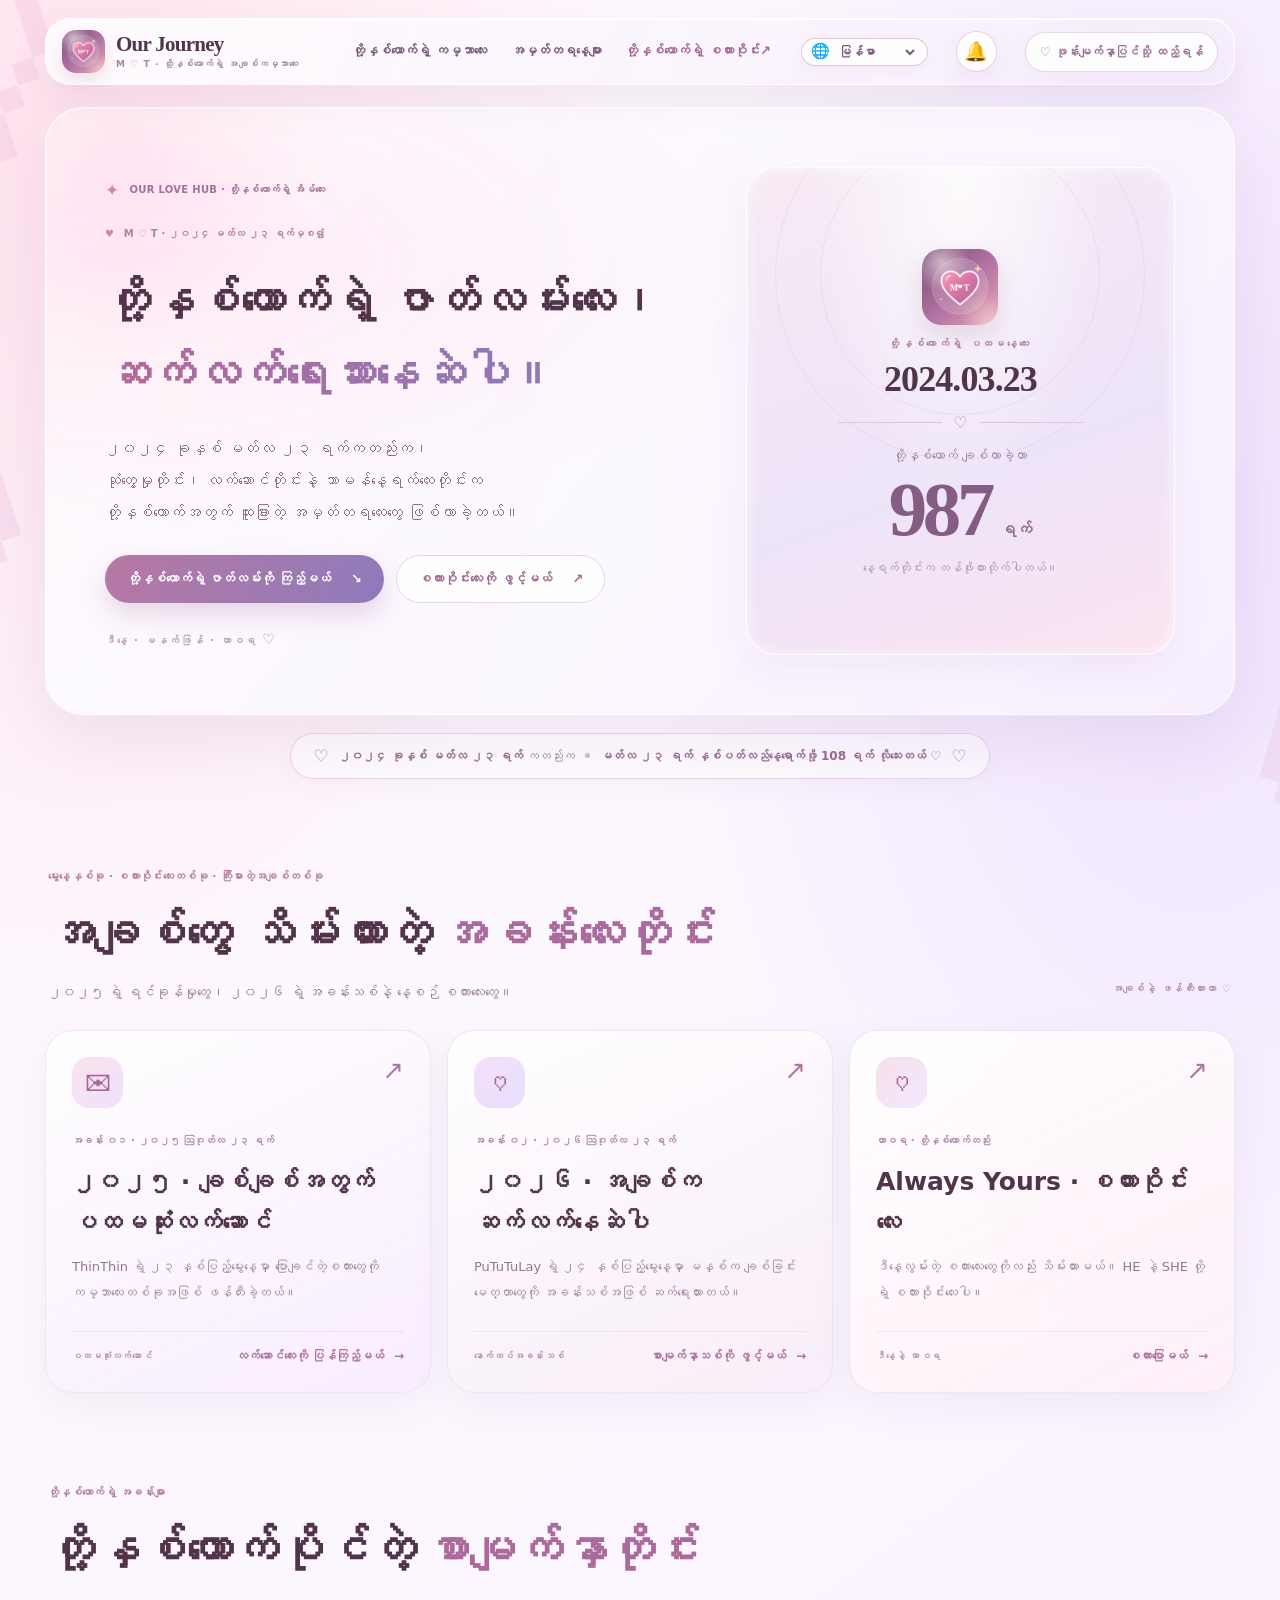
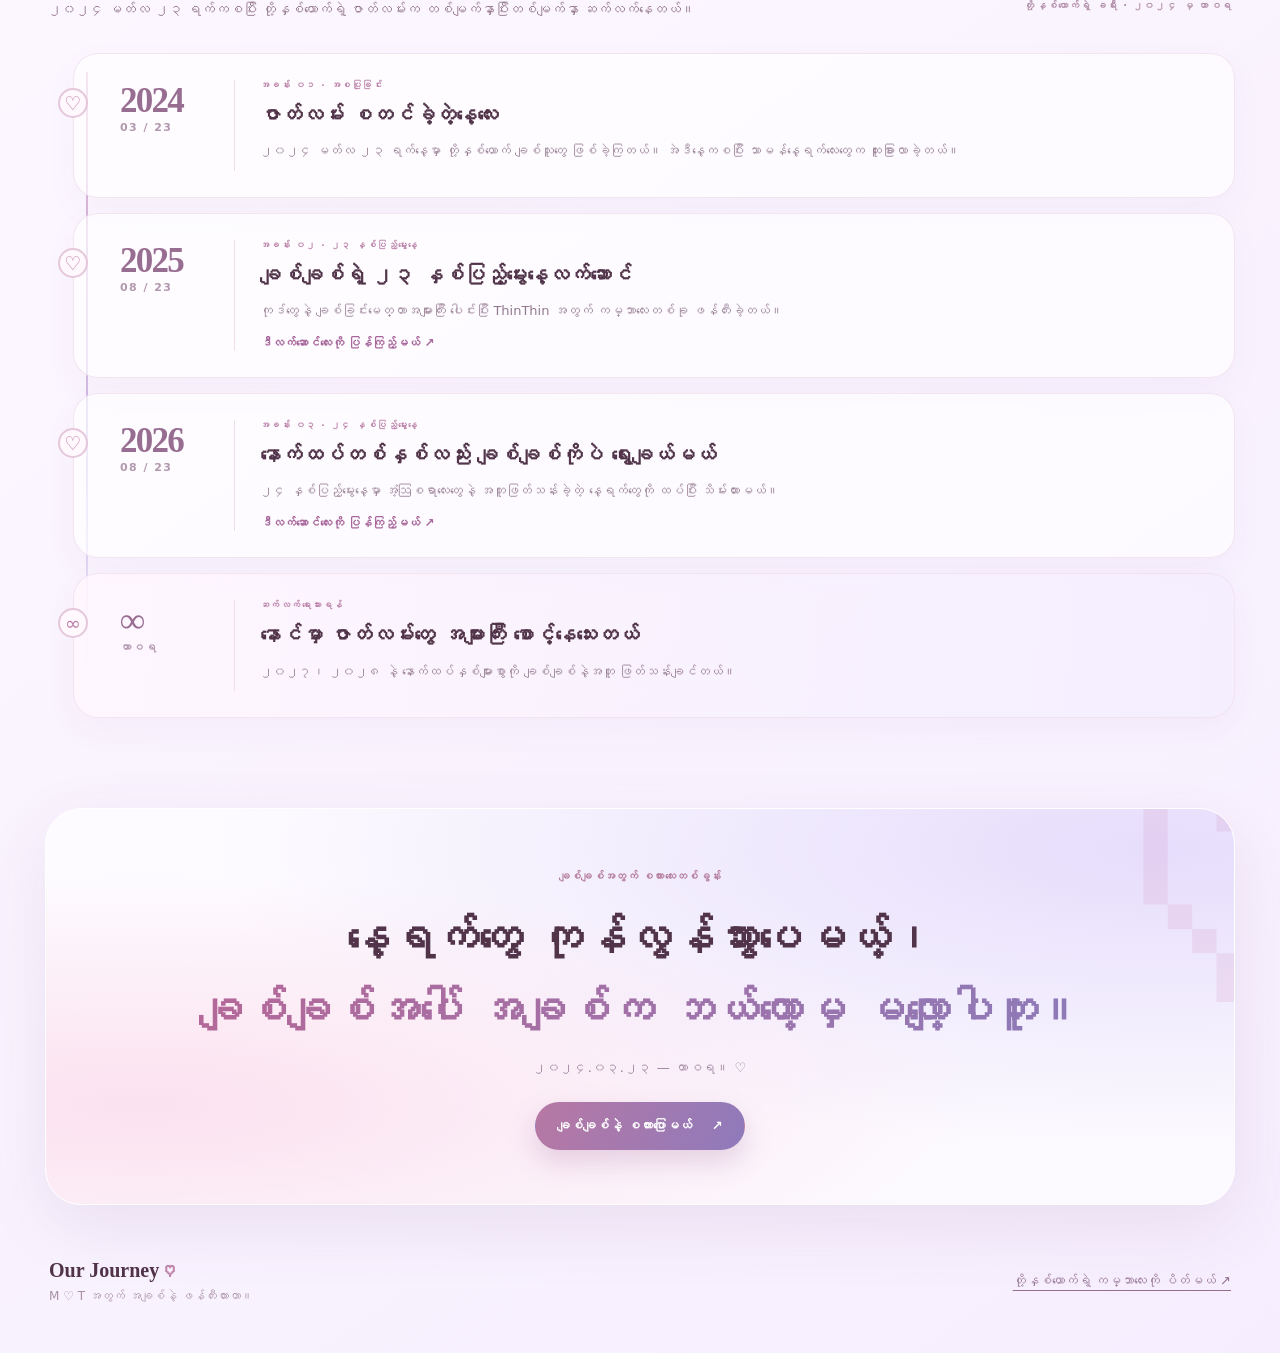
<file: Our-Journey/index.html>
<!doctype html>
<html lang="my">
<head>
  <meta charset="utf-8">
  <meta name="viewport" content="width=device-width,initial-scale=1,viewport-fit=cover">
  <meta name="theme-color" content="#f7eff9">
  <meta name="description" content="Our Journey — 从 2024 年 3 月 23 日开始，只属于 M ♡ T 的故事。">
  <meta name="robots" content="noindex,nofollow,noarchive">
  <meta name="apple-mobile-web-app-capable" content="yes">
  <meta name="apple-mobile-web-app-title" content="Our Love Hub">
  <link rel="icon" type="image/png" sizes="32x32" href="../assets/favicon-32.png">
  <link rel="apple-touch-icon" sizes="180x180" href="../assets/apple-touch-icon.png">
  <link rel="manifest" href="../manifest.webmanifest">
  <title>Our Journey · 只属于我们的故事 ♡</title>
  <link rel="stylesheet" href="./styles.css?v=20261011-install-audit">
  <script src="./routes.js" defer></script>
  <script src="./i18n-journey.js?v=20261011-phase13-global-push-locale" defer></script>
  <script src="./app.js?v=20261011-install-audit" defer></script>
</head>
<body>
  <div class="ambient-hearts" aria-hidden="true"><span>♡</span><span>♡</span><span>♡</span></div>
  <div class="site-wrap">
    <header class="topbar">
      <a href="#top" class="brand" aria-label="Our Journey 返回顶部">
        <img src="../assets/icon-192.png" alt="" width="51" height="51">
        <span class="brand-type"><strong>Our Journey</strong><small>M ♡ T · OUR LOVE HUB</small></span>
      </a>
      <nav class="topnav" aria-label="快速导航">
        <a href="#our-places">我们的世界</a>
        <a href="#our-timeline">纪念日</a>
        <a class="nav-chat" data-site-route="chat" href="../Always-Yours-Chat/">悄悄话 <span aria-hidden="true">↗</span></a>
      </nav>
      <label class="olh-journey-language" for="olhLanguage" aria-label="Language / 语言 / ဘာသာစကား">
        <span class="olh-journey-language-icon" aria-hidden="true">🌐</span>
        <select id="olhLanguage" aria-label="Language / 语言 / ဘာသာစကား">
          <option value="my">မြန်မာ</option><option value="zh">中文</option><option value="en">English</option>
        </select>
      </label>
      <a id="chatBell" class="chat-bell" href="../Always-Yours-Chat/" data-site-route="chat" aria-label="打开悄悄话，检查新消息" title="查看 HE / SHE 消息"><span class="bell-glyph" aria-hidden="true">♢</span><span class="bell-emoji" aria-hidden="true">🔔</span><span id="chatBellCount" class="chat-bell-count" hidden>0</span></a>
      <button class="install-button" id="installOpen" type="button" aria-label="前往 Our Love Hub 安装主应用" title="统一安装 Our Love Hub">♡ <span>添加到桌面</span></button>
    </header>

    <dialog id="olhInstallDialog" class="olh-install-dialog" aria-labelledby="olhInstallTitle" aria-describedby="olhInstallIntro">
      <div class="olh-install-panel">
        <form method="dialog" class="olh-install-close-form"><button type="submit" class="olh-install-close" data-install-text="close">关闭</button></form>
        <div class="olh-install-heart" aria-hidden="true">♡</div>
        <h2 id="olhInstallTitle" data-install-text="title">将 Our Love Hub 添加到桌面 ♡</h2>
        <p id="olhInstallIntro" data-install-text="intro">为了只有一个 Our Love Hub 图标，请从总首页安装。</p>
        <div class="olh-install-steps">
          <p data-install-text="android"></p>
          <p data-install-text="ios"></p>
          <p data-install-text="desktop"></p>
        </div>
        <p class="olh-install-note" data-install-text="note"></p>
        <a id="olhInstallGo" class="olh-install-go" data-install-text="go" href="../?install=1">前往总首页安装 ↗</a>
      </div>
    </dialog>

    <main id="top">
      <section class="hero-panel" aria-labelledby="heroTitle">
        <div class="hero-copy">
          <span class="chapter-badge"><span aria-hidden="true">✦</span> OUR LOVE HUB · OUR HOME</span>
          <p class="eyebrow"><span class="eyebrow-dot">♥</span> M ♡ T · EST. 23 MAR 2024</p>
          <h1 id="heroTitle">我们的故事，<br><em>一直在继续。</em></h1>
          <p class="hero-lead">从 2024 年 3 月 23 日开始，<br class="only-wide">每一次相遇、每一份礼物、每一个平凡的今天，<br class="only-wide">都成了我们独一无二的回忆。</p>
          <div class="hero-actions">
            <a class="button button-main" href="#our-timeline">翻开我们的故事 <span aria-hidden="true">↘</span></a>
            <a class="button button-light" data-site-route="chat" href="../Always-Yours-Chat/">打开悄悄话 <span aria-hidden="true">↗</span></a>
          </div>
          <p class="hero-quiet">TODAY · TOMORROW · ALWAYS <span aria-hidden="true">♡</span></p>
        </div>
        <aside class="anniversary-card" aria-label="我们的恋爱纪念日与相恋天数">
          <span class="orbit orbit-one" aria-hidden="true"></span><span class="orbit orbit-two" aria-hidden="true"></span>
          <img src="../assets/icon-192.png" alt="M ♡ T 统一爱心图标" class="anniversary-logo" width="90" height="90">
          <span class="anniversary-label">OUR FIRST DAY</span>
          <strong class="anniversary-date">2024.03.23</strong>
          <div class="anniversary-divider"><span>♡</span></div>
          <span class="anniversary-small">我们已经一起走过</span>
          <div class="day-figure"><b id="storyDays" aria-live="polite">—</b><span>天</span></div>
          <span class="anniversary-end">每一天，都值得被珍惜。</span>
        </aside>
      </section>

      <div class="date-ribbon" aria-label="相恋纪念日与下一次周年日期">
        <span class="date-ribbon-heart" aria-hidden="true">♡</span>
        <span>从 <strong>2024 年 3 月 23 日</strong> 开始</span>
        <i aria-hidden="true"></i>
        <span id="nextAnniversary" class="next-anniversary" aria-live="off">我们的故事，没有终点</span>
        <span class="date-ribbon-heart" aria-hidden="true">♡</span>
      </div>

      <section class="section places" id="our-places" aria-labelledby="placesTitle">
        <div class="section-heading">
          <div><p class="eyebrow">TWO BIRTHDAYS · ONE LITTLE CHAT · ONE BIG LOVE</p><h2 id="placesTitle">把爱藏进<span>每一章</span></h2><p class="section-description">2025 的心动、2026 的延续，还有我们每天的悄悄话。</p></div>
          <span class="section-aside">MADE WITH LOVE ♡</span>
        </div>
        <div class="place-grid" aria-label="2025、2026 和日常聊天入口">
          <a class="place-card card-2025" data-site-route="gift2025" href="../2025-For-My-Girlfriend/">
            <div class="card-top"><span class="card-symbol" aria-hidden="true">✉</span><span class="card-arrow" aria-hidden="true">↗</span></div>
            <p class="card-kicker">CHAPTER 01 · 23 AUG 2025</p>
            <h3>2025 年 · 初次为你写下</h3>
            <p class="card-description">ThinThin · 在你 23 岁生日，把想说的话做成一座小小的世界。</p>
            <span class="card-foot"><span class="card-year">THE FIRST GIFT</span><span class="card-action">重温这份礼物 <span aria-hidden="true">→</span></span></span>
          </a>
          <a class="place-card card-2026" data-site-route="gift2026" href="../2026-For-My-Girlfriend/">
            <div class="card-top"><span class="card-symbol" aria-hidden="true">♡</span><span class="card-arrow" aria-hidden="true">↗</span></div>
            <p class="card-kicker">CHAPTER 02 · 23 AUG 2026</p>
            <h3>2026 年 · 爱还在继续</h3>
            <p class="card-description">PuTuTuLay · 24 岁的生日，把去年的心意写成新的篇章。</p>
            <span class="card-foot"><span class="card-year">THE NEXT CHAPTER</span><span class="card-action">翻开新的一页 <span aria-hidden="true">→</span></span></span>
          </a>
          <a class="place-card card-chat" data-site-route="chat" href="../Always-Yours-Chat/">
            <div class="card-top"><span class="card-symbol" aria-hidden="true">♡</span><span class="card-arrow" aria-hidden="true">↗</span></div>
            <p class="card-kicker">ALWAYS · JUST THE TWO OF US</p>
            <h3>Always Yours · 悄悄话</h3>
            <p class="card-description">把今天的想念也收藏下来。这里是 HE 和 SHE 的小小聊天空间。</p>
            <span class="card-foot"><span class="card-year">TODAY & ALWAYS</span><span class="card-action">打开聊天 <span aria-hidden="true">→</span></span></span>
          </a>
        </div>
      </section>

      <section class="section timeline-section" id="our-timeline" aria-labelledby="timelineTitle">
        <div class="section-heading">
          <div><p class="eyebrow">THE CHAPTERS OF US</p><h2 id="timelineTitle">属于我们的<span>每一页</span></h2><p class="section-description">从 2024 年 3 月 23 日开始，故事一页一页延续。</p></div>
          <span class="section-aside">OUR JOURNEY · 2024—FOREVER</span>
        </div>
        <div class="timeline-list">
          <article class="timeline-item">
            <div class="timeline-point" aria-hidden="true">♡</div>
            <div class="timeline-date"><strong>2024</strong><span>03 / 23</span></div>
            <div class="timeline-copy"><span>CHAPTER 01 · THE BEGINNING</span><h3>故事开始的那一天</h3><p>2024 年 3 月 23 日，我们正式在一起了。从那一天起，平凡的日子有了特别的意义。</p></div>
          </article>
          <article class="timeline-item">
            <div class="timeline-point" aria-hidden="true">♡</div>
            <div class="timeline-date"><strong>2025</strong><span>08 / 23</span></div>
            <div class="timeline-copy"><span>CHAPTER 02 · 23RD BIRTHDAY</span><h3>送给你 23 岁的生日礼物</h3><p>用代码、心意和好多好多爱，做出只属于 ThinThin 的小世界。</p><a data-site-route="gift2025" href="../2025-For-My-Girlfriend/">重温这一份礼物 ↗</a></div>
          </article>
          <article class="timeline-item">
            <div class="timeline-point" aria-hidden="true">♡</div>
            <div class="timeline-date"><strong>2026</strong><span>08 / 23</span></div>
            <div class="timeline-copy"><span>CHAPTER 03 · 24TH BIRTHDAY</span><h3>又一年，还是最喜欢你</h3><p>在你 24 岁生日，把更多的小惊喜和我们一起走过的日子，悄悄收藏起来。</p><a data-site-route="gift2026" href="../2026-For-My-Girlfriend/">重温这一份礼物 ↗</a></div>
          </article>
          <article class="timeline-item future-item">
            <div class="timeline-point" aria-hidden="true">∞</div>
            <div class="timeline-date"><strong>∞</strong><span>FOREVER</span></div>
            <div class="timeline-copy"><span>TO BE CONTINUED</span><h3>更多故事，还在未来等我们</h3><p>2027、2028，还有好多好多年，都想和你一起慢慢走。</p></div>
          </article>
        </div>
      </section>

      <section class="closing-card" aria-label="给你的话">
        <div class="closing-heart" aria-hidden="true">♡</div>
        <p class="eyebrow">A LITTLE NOTE FOR YOU</p>
        <h2>日子一天天过去，<br><em>喜欢你却从未减少。</em></h2>
        <p>2024.03.23 — Forever. <span aria-hidden="true">♡</span></p>
        <a class="button button-main" data-site-route="chat" href="../Always-Yours-Chat/">和你说说话 <span aria-hidden="true">↗</span></a>
      </section>
    </main>

    <footer class="footer">
      <div><strong>Our Journey <span>♡</span></strong><p>Made with love, for M ♡ T.</p></div>
      <button id="lockJourney" type="button">锁上这个小世界 <span aria-hidden="true">↗</span></button>
    </footer>
  </div>

  <button class="back-to-top" id="backTop" type="button" aria-label="回到页面顶部">↑</button>

</body>
</html>
</file>
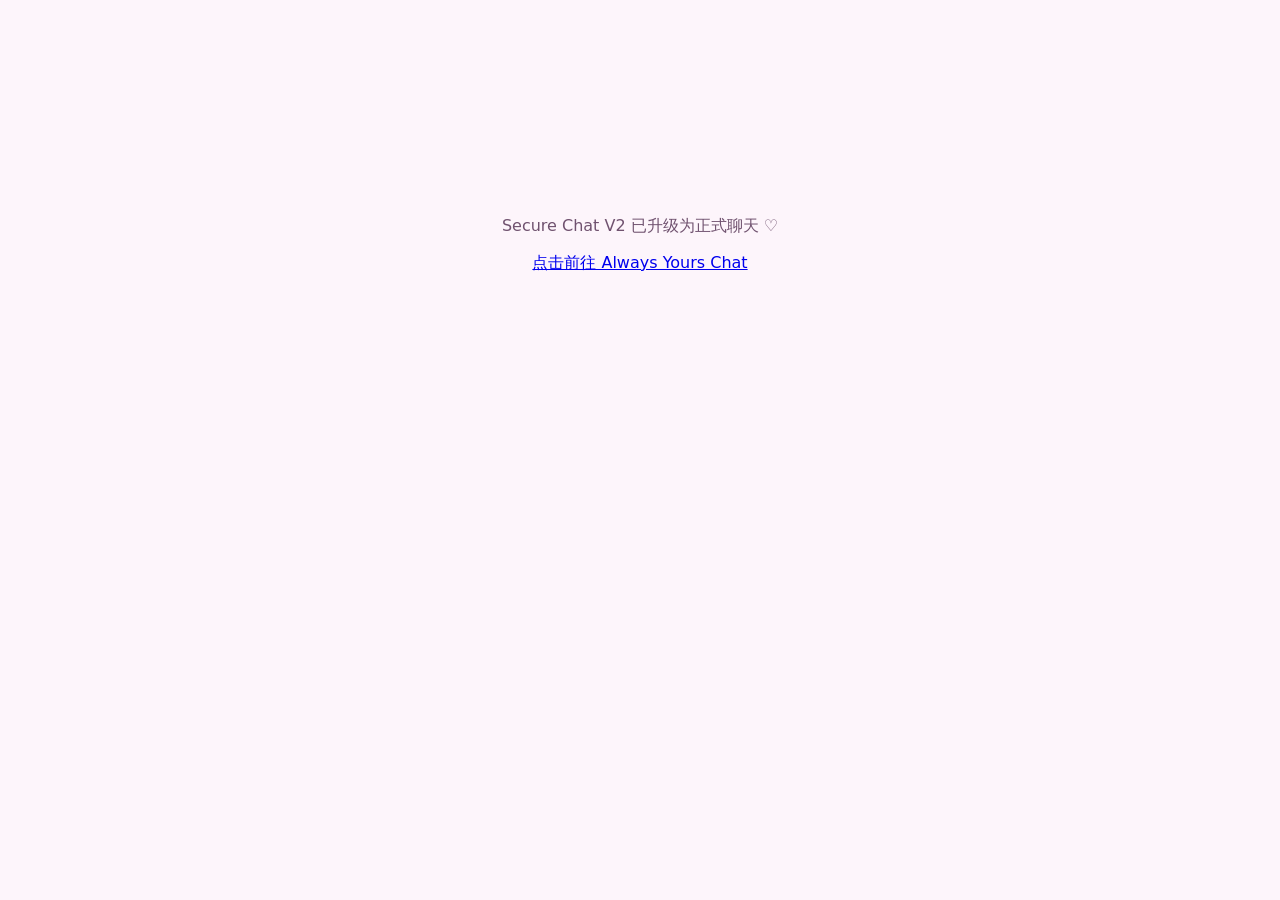
<file: Secure-Chat-Test/index.html>
<!doctype html><html lang="zh-CN"><head><meta charset="utf-8"><meta name="viewport" content="width=device-width,initial-scale=1"><meta name="robots" content="noindex,nofollow"><meta http-equiv="refresh" content="2;url=../Always-Yours-Chat/"><title>Secure Chat 已升级 ♡</title></head><body style="font:16px system-ui;text-align:center;margin:24vh auto;color:#70526f;background:#fdf5fb">Secure Chat V2 已升级为正式聊天 ♡<p><a href="../Always-Yours-Chat/">点击前往 Always Yours Chat</a></p></body></html>
</file>
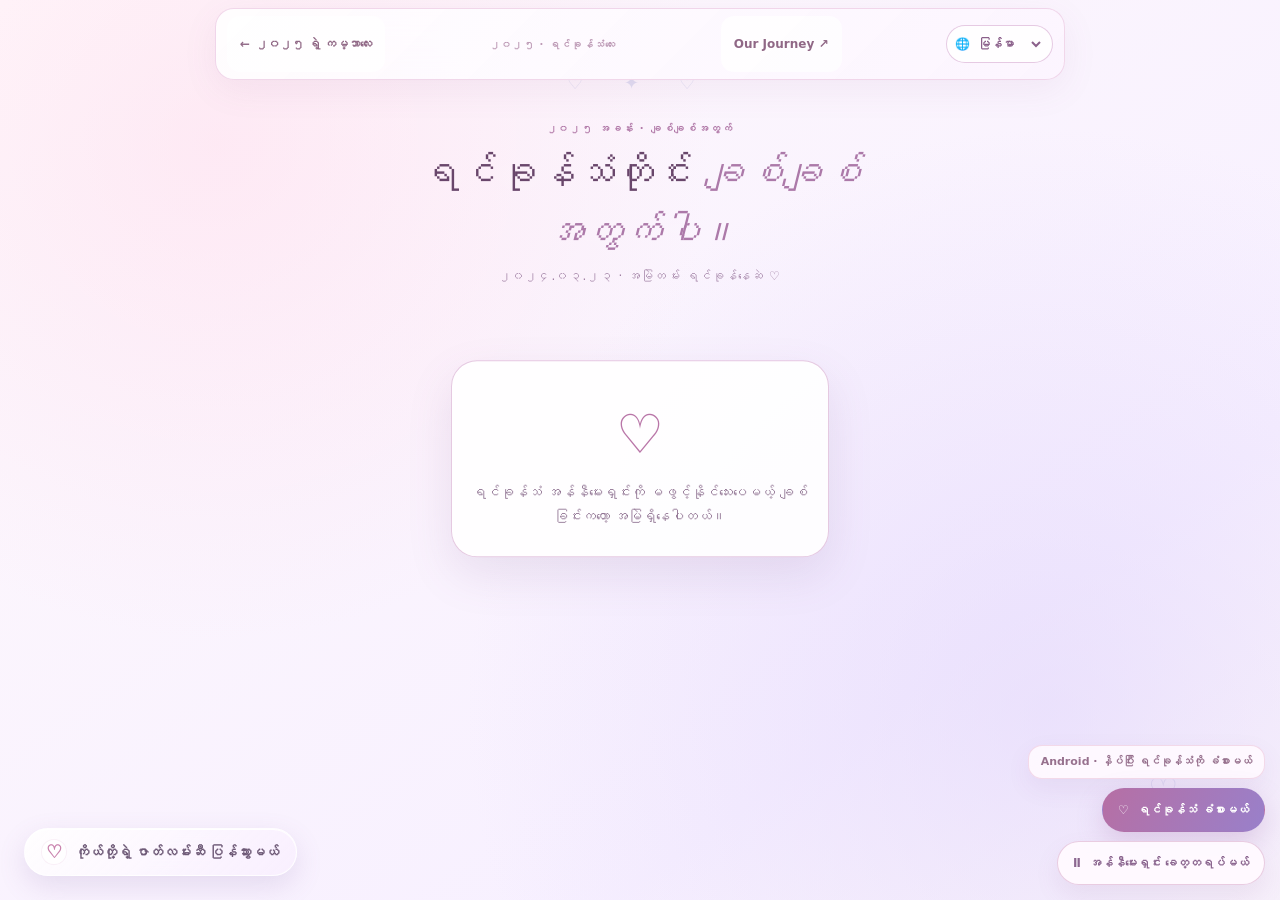
<file: 2025-For-My-Girlfriend/heartbeat/index.html>
<!DOCTYPE html>
<html lang="en">

<head>
  <link rel="manifest" href="../../manifest.webmanifest">
  <meta name="mobile-web-app-capable" content="yes">
  <meta name="application-name" content="Our Love Hub">
    <script>(function(){try{localStorage.setItem("thinthin_story_seen","1");localStorage.setItem("thinthin_story_unlocked_at",String(Date.now()));sessionStorage.setItem("thinthin_story_seen","1");sessionStorage.setItem("thinthin_story_unlocked_at",String(Date.now()));sessionStorage.setItem("thinthin_story_unlocked","2024-03-23");}catch(e){}})();</script>
  <meta charset="UTF-8">
  <meta name="viewport" content="width=device-width, initial-scale=1, viewport-fit=cover">
  <meta name="theme-color" content="#f8effb">
  <title>For You · Our Heartbeat · 2025</title>
  <link rel="stylesheet" href="./css/style.css">

<link rel="stylesheet" href="../css/2025-responsive.css?v=20261009f">
<link rel="stylesheet" href="../css/2025-inner.css?v=20261009h">
  <link rel="stylesheet" href="../i18n-inner-2025.css?v=20261011p4">
</head>

<body class="page-2025-heartbeat">
<nav class="year2025-subnav" role="navigation" aria-label="2025 章节导航">
    <a class="year2025-subnav-back" href="../index.html" aria-label="返回 2025 首页">← <span>2025 的小世界</span></a>
    <span class="year2025-subnav-chapter">2025 · Heartbeat</span>
    <a class="year2025-subnav-hub" href="../../Our-Journey/">Our Journey ↗</a>
  </nav>
  <header class="heartbeat-message">
    <span>CHAPTER 2025 · FOR CHIT CHIT</span>
    <h1>Every heartbeat <em>is for you.</em></h1>
    <p>2024.03.23 · 心动从未停止 ♡</p>
  </header>
  <div id="heartbeat-fallback" class="heartbeat-fallback" hidden role="status">
    <span aria-hidden="true">♡</span>
    <p>心跳动画暂时无法载入，但这份心意一直都在。</p>
  </div>
  <div class="heartbeat-experience-controls" role="group" aria-label="心跳体验控制">
    <p id="heartbeat-experience-status" class="heartbeat-experience-status" role="status" aria-live="polite">轻触开启双拍心跳 ♡</p>
    <button id="heartbeat-experience-toggle" class="heartbeat-experience-toggle" type="button" aria-pressed="false" aria-describedby="heartbeat-experience-status">♡ <span>感受心跳</span></button>
    <button id="heartbeat-motion-toggle" class="heartbeat-motion-toggle" type="button" aria-pressed="false" aria-label="暂停心跳动画">Ⅱ <span>暂停动画</span></button>
  </div>

  <script>
    // Display a graceful message on browsers without WebGL support.
    window.addEventListener('error', function (event) {
      if (/WebGL|THREE|three\.min|OBJLoader/i.test(String(event.message || ''))) {
        var fallback = document.getElementById('heartbeat-fallback');
        if (fallback) fallback.hidden = false;
      }
    });
  </script>
  <script src="../i18n-inner-2025.js?v=20261011-phase13-global-push-locale" data-olh-inner-page="heartbeat"></script>
  <script src='./js/three.min.js'></script>
  <!-- <script src='./js/MeshSurfaceSampler.js'></script> -->
  <script src='./js/TrackballControls.js'></script>
  <script src='./js/simplex-noise.js'></script>
  <script src='./js/OBJLoader.js'></script>
  <script src='./js/gsap.min.js'></script>
  <script src="./js/script.js?v=20261009h"></script>


  <script>


    (function () {
      const _face = new THREE.Triangle();

      const _color = new THREE.Vector3();

      class MeshSurfaceSampler {

        constructor(mesh) {

          let geometry = mesh.geometry;

          if (!geometry.isBufferGeometry || geometry.attributes.position.itemSize !== 3) {

            throw new Error('THREE.MeshSurfaceSampler: Requires BufferGeometry triangle mesh.');

          }

          if (geometry.index) {

            console.warn('THREE.MeshSurfaceSampler: Converting geometry to non-indexed BufferGeometry.');
            geometry = geometry.toNonIndexed();

          }

          this.geometry = geometry;
          this.randomFunction = Math.random;
          this.positionAttribute = this.geometry.getAttribute('position');
          this.colorAttribute = this.geometry.getAttribute('color');
          this.weightAttribute = null;
          this.distribution = null;

        }

        setWeightAttribute(name) {

          this.weightAttribute = name ? this.geometry.getAttribute(name) : null;
          return this;

        }

        build() {

          const positionAttribute = this.positionAttribute;
          const weightAttribute = this.weightAttribute;
          const faceWeights = new Float32Array(positionAttribute.count / 3); // Accumulate weights for each mesh face.

          for (let i = 0; i < positionAttribute.count; i += 3) {

            let faceWeight = 1;

            if (weightAttribute) {

              faceWeight = weightAttribute.getX(i) + weightAttribute.getX(i + 1) + weightAttribute.getX(i + 2);

            }

            _face.a.fromBufferAttribute(positionAttribute, i);

            _face.b.fromBufferAttribute(positionAttribute, i + 1);

            _face.c.fromBufferAttribute(positionAttribute, i + 2);

            faceWeight *= _face.getArea();
            faceWeights[i / 3] = faceWeight;

          } // Store cumulative total face weights in an array, where weight index
          // corresponds to face index.


          this.distribution = new Float32Array(positionAttribute.count / 3);
          let cumulativeTotal = 0;

          for (let i = 0; i < faceWeights.length; i++) {

            cumulativeTotal += faceWeights[i];
            this.distribution[i] = cumulativeTotal;

          }

          return this;

        }

        setRandomGenerator(randomFunction) {

          this.randomFunction = randomFunction;
          return this;

        }

        sample(targetPosition, targetNormal, targetColor) {

          const cumulativeTotal = this.distribution[this.distribution.length - 1];
          const faceIndex = this.binarySearch(this.randomFunction() * cumulativeTotal);
          return this.sampleFace(faceIndex, targetPosition, targetNormal, targetColor);

        }

        binarySearch(x) {

          const dist = this.distribution;
          let start = 0;
          let end = dist.length - 1;
          let index = - 1;

          while (start <= end) {

            const mid = Math.ceil((start + end) / 2);

            if (mid === 0 || dist[mid - 1] <= x && dist[mid] > x) {

              index = mid;
              break;

            } else if (x < dist[mid]) {

              end = mid - 1;

            } else {

              start = mid + 1;

            }

          }

          return index;

        }

        sampleFace(faceIndex, targetPosition, targetNormal, targetColor) {

          let u = this.randomFunction();
          let v = this.randomFunction();

          if (u + v > 1) {

            u = 1 - u;
            v = 1 - v;

          }

          _face.a.fromBufferAttribute(this.positionAttribute, faceIndex * 3);

          _face.b.fromBufferAttribute(this.positionAttribute, faceIndex * 3 + 1);

          _face.c.fromBufferAttribute(this.positionAttribute, faceIndex * 3 + 2);

          targetPosition.set(0, 0, 0).addScaledVector(_face.a, u).addScaledVector(_face.b, v).addScaledVector(_face.c, 1 - (u + v));

          if (targetNormal !== undefined) {

            _face.getNormal(targetNormal);

          }

          if (targetColor !== undefined && this.colorAttribute !== undefined) {

            _face.a.fromBufferAttribute(this.colorAttribute, faceIndex * 3);

            _face.b.fromBufferAttribute(this.colorAttribute, faceIndex * 3 + 1);

            _face.c.fromBufferAttribute(this.colorAttribute, faceIndex * 3 + 2);

            _color.set(0, 0, 0).addScaledVector(_face.a, u).addScaledVector(_face.b, v).addScaledVector(_face.c, 1 - (u + v));

            targetColor.r = _color.x;
            targetColor.g = _color.y;
            targetColor.b = _color.z;
          }
          return this;

        }

      }

      THREE.MeshSurfaceSampler = MeshSurfaceSampler;

    })();

  </script>
  <script>
    (function () {

      const _object_pattern = /^[og]\s*(.+)?/; // mtllib file_reference

      const _material_library_pattern = /^mtllib /; // usemtl material_name

      const _material_use_pattern = /^usemtl /; // usemap map_name

      const _map_use_pattern = /^usemap /;

      const _vA = new THREE.Vector3();

      const _vB = new THREE.Vector3();

      const _vC = new THREE.Vector3();

      const _ab = new THREE.Vector3();

      const _cb = new THREE.Vector3();

      function ParserState() {

        const state = {
          objects: [],
          object: {},
          vertices: [],
          normals: [],
          colors: [],
          uvs: [],
          materials: {},
          materialLibraries: [],
          startObject: function (name, fromDeclaration) {

            // If the current object (initial from reset) is not from a g/o declaration in the parsed
            // file. We need to use it for the first parsed g/o to keep things in sync.
            if (this.object && this.object.fromDeclaration === false) {

              this.object.name = name;
              this.object.fromDeclaration = fromDeclaration !== false;
              return;

            }

            const previousMaterial = this.object && typeof this.object.currentMaterial === 'function' ? this.object.currentMaterial() : undefined;

            if (this.object && typeof this.object._finalize === 'function') {

              this.object._finalize(true);

            }

            this.object = {
              name: name || '',
              fromDeclaration: fromDeclaration !== false,
              geometry: {
                vertices: [],
                normals: [],
                colors: [],
                uvs: [],
                hasUVIndices: false
              },
              materials: [],
              smooth: true,
              startMaterial: function (name, libraries) {

                const previous = this._finalize(false); // New usemtl declaration overwrites an inherited material, except if faces were declared
                // after the material, then it must be preserved for proper MultiMaterial continuation.


                if (previous && (previous.inherited || previous.groupCount <= 0)) {

                  this.materials.splice(previous.index, 1);

                }

                const material = {
                  index: this.materials.length,
                  name: name || '',
                  mtllib: Array.isArray(libraries) && libraries.length > 0 ? libraries[libraries.length - 1] : '',
                  smooth: previous !== undefined ? previous.smooth : this.smooth,
                  groupStart: previous !== undefined ? previous.groupEnd : 0,
                  groupEnd: - 1,
                  groupCount: - 1,
                  inherited: false,
                  clone: function (index) {

                    const cloned = {
                      index: typeof index === 'number' ? index : this.index,
                      name: this.name,
                      mtllib: this.mtllib,
                      smooth: this.smooth,
                      groupStart: 0,
                      groupEnd: - 1,
                      groupCount: - 1,
                      inherited: false
                    };
                    cloned.clone = this.clone.bind(cloned);
                    return cloned;

                  }
                };
                this.materials.push(material);
                return material;

              },
              currentMaterial: function () {

                if (this.materials.length > 0) {

                  return this.materials[this.materials.length - 1];

                }

                return undefined;

              },
              _finalize: function (end) {

                const lastMultiMaterial = this.currentMaterial();

                if (lastMultiMaterial && lastMultiMaterial.groupEnd === - 1) {

                  lastMultiMaterial.groupEnd = this.geometry.vertices.length / 3;
                  lastMultiMaterial.groupCount = lastMultiMaterial.groupEnd - lastMultiMaterial.groupStart;
                  lastMultiMaterial.inherited = false;

                } // Ignore objects tail materials if no face declarations followed them before a new o/g started.


                if (end && this.materials.length > 1) {

                  for (let mi = this.materials.length - 1; mi >= 0; mi--) {

                    if (this.materials[mi].groupCount <= 0) {

                      this.materials.splice(mi, 1);

                    }

                  }

                } // Guarantee at least one empty material, this makes the creation later more straight forward.


                if (end && this.materials.length === 0) {

                  this.materials.push({
                    name: '',
                    smooth: this.smooth
                  });

                }

                return lastMultiMaterial;

              }
            }; // Inherit previous objects material.
            // Spec tells us that a declared material must be set to all objects until a new material is declared.
            // If a usemtl declaration is encountered while this new object is being parsed, it will
            // overwrite the inherited material. Exception being that there was already face declarations
            // to the inherited material, then it will be preserved for proper MultiMaterial continuation.

            if (previousMaterial && previousMaterial.name && typeof previousMaterial.clone === 'function') {

              const declared = previousMaterial.clone(0);
              declared.inherited = true;
              this.object.materials.push(declared);

            }

            this.objects.push(this.object);

          },
          finalize: function () {

            if (this.object && typeof this.object._finalize === 'function') {

              this.object._finalize(true);

            }

          },
          parseVertexIndex: function (value, len) {

            const index = parseInt(value, 10);
            return (index >= 0 ? index - 1 : index + len / 3) * 3;

          },
          parseNormalIndex: function (value, len) {

            const index = parseInt(value, 10);
            return (index >= 0 ? index - 1 : index + len / 3) * 3;

          },
          parseUVIndex: function (value, len) {

            const index = parseInt(value, 10);
            return (index >= 0 ? index - 1 : index + len / 2) * 2;

          },
          addVertex: function (a, b, c) {

            const src = this.vertices;
            const dst = this.object.geometry.vertices;
            dst.push(src[a + 0], src[a + 1], src[a + 2]);
            dst.push(src[b + 0], src[b + 1], src[b + 2]);
            dst.push(src[c + 0], src[c + 1], src[c + 2]);

          },
          addVertexPoint: function (a) {

            const src = this.vertices;
            const dst = this.object.geometry.vertices;
            dst.push(src[a + 0], src[a + 1], src[a + 2]);

          },
          addVertexLine: function (a) {

            const src = this.vertices;
            const dst = this.object.geometry.vertices;
            dst.push(src[a + 0], src[a + 1], src[a + 2]);

          },
          addNormal: function (a, b, c) {

            const src = this.normals;
            const dst = this.object.geometry.normals;
            dst.push(src[a + 0], src[a + 1], src[a + 2]);
            dst.push(src[b + 0], src[b + 1], src[b + 2]);
            dst.push(src[c + 0], src[c + 1], src[c + 2]);

          },
          addFaceNormal: function (a, b, c) {

            const src = this.vertices;
            const dst = this.object.geometry.normals;

            _vA.fromArray(src, a);

            _vB.fromArray(src, b);

            _vC.fromArray(src, c);

            _cb.subVectors(_vC, _vB);

            _ab.subVectors(_vA, _vB);

            _cb.cross(_ab);

            _cb.normalize();

            dst.push(_cb.x, _cb.y, _cb.z);
            dst.push(_cb.x, _cb.y, _cb.z);
            dst.push(_cb.x, _cb.y, _cb.z);

          },
          addColor: function (a, b, c) {

            const src = this.colors;
            const dst = this.object.geometry.colors;
            if (src[a] !== undefined) dst.push(src[a + 0], src[a + 1], src[a + 2]);
            if (src[b] !== undefined) dst.push(src[b + 0], src[b + 1], src[b + 2]);
            if (src[c] !== undefined) dst.push(src[c + 0], src[c + 1], src[c + 2]);

          },
          addUV: function (a, b, c) {

            const src = this.uvs;
            const dst = this.object.geometry.uvs;
            dst.push(src[a + 0], src[a + 1]);
            dst.push(src[b + 0], src[b + 1]);
            dst.push(src[c + 0], src[c + 1]);

          },
          addDefaultUV: function () {

            const dst = this.object.geometry.uvs;
            dst.push(0, 0);
            dst.push(0, 0);
            dst.push(0, 0);

          },
          addUVLine: function (a) {

            const src = this.uvs;
            const dst = this.object.geometry.uvs;
            dst.push(src[a + 0], src[a + 1]);

          },
          addFace: function (a, b, c, ua, ub, uc, na, nb, nc) {

            const vLen = this.vertices.length;
            let ia = this.parseVertexIndex(a, vLen);
            let ib = this.parseVertexIndex(b, vLen);
            let ic = this.parseVertexIndex(c, vLen);
            this.addVertex(ia, ib, ic);
            this.addColor(ia, ib, ic); // normals

            if (na !== undefined && na !== '') {

              const nLen = this.normals.length;
              ia = this.parseNormalIndex(na, nLen);
              ib = this.parseNormalIndex(nb, nLen);
              ic = this.parseNormalIndex(nc, nLen);
              this.addNormal(ia, ib, ic);

            } else {

              this.addFaceNormal(ia, ib, ic);

            } // uvs


            if (ua !== undefined && ua !== '') {

              const uvLen = this.uvs.length;
              ia = this.parseUVIndex(ua, uvLen);
              ib = this.parseUVIndex(ub, uvLen);
              ic = this.parseUVIndex(uc, uvLen);
              this.addUV(ia, ib, ic);
              this.object.geometry.hasUVIndices = true;

            } else {

              // add placeholder values (for inconsistent face definitions)
              this.addDefaultUV();

            }

          },
          addPointGeometry: function (vertices) {

            this.object.geometry.type = 'Points';
            const vLen = this.vertices.length;

            for (let vi = 0, l = vertices.length; vi < l; vi++) {

              const index = this.parseVertexIndex(vertices[vi], vLen);
              this.addVertexPoint(index);
              this.addColor(index);

            }

          },
          addLineGeometry: function (vertices, uvs) {

            this.object.geometry.type = 'Line';
            const vLen = this.vertices.length;
            const uvLen = this.uvs.length;

            for (let vi = 0, l = vertices.length; vi < l; vi++) {

              this.addVertexLine(this.parseVertexIndex(vertices[vi], vLen));

            }

            for (let uvi = 0, l = uvs.length; uvi < l; uvi++) {

              this.addUVLine(this.parseUVIndex(uvs[uvi], uvLen));

            }

          }
        };
        state.startObject('', false);
        return state;

      } //


      class OBJLoader extends THREE.Loader {

        constructor(manager) {

          super(manager);
          this.materials = null;

        }

        load(url, onLoad, onProgress, onError) {

          const scope = this;
          const loader = new THREE.FileLoader(this.manager);
          loader.setPath(this.path);
          loader.setRequestHeader(this.requestHeader);
          loader.setWithCredentials(this.withCredentials);
          loader.load(url, function (text) {

            try {

              onLoad(scope.parse(text));

            } catch (e) {

              if (onError) {

                onError(e);

              } else {

                console.error(e);

              }

              scope.manager.itemError(url);

            }

          }, onProgress, onError);

        }

        setMaterials(materials) {

          this.materials = materials;
          return this;

        }

        parse(text) {

          const state = new ParserState();

          if (text.indexOf('\r\n') !== - 1) {

            // This is faster than String.split with regex that splits on both
            text = text.replace(/\r\n/g, '\n');

          }

          if (text.indexOf('\\\n') !== - 1) {

            // join lines separated by a line continuation character (\)
            text = text.replace(/\\\n/g, '');

          }

          const lines = text.split('\n');
          let line = '',
            lineFirstChar = '';
          let lineLength = 0;
          let result = []; // Faster to just trim left side of the line. Use if available.

          const trimLeft = typeof ''.trimLeft === 'function';

          for (let i = 0, l = lines.length; i < l; i++) {

            line = lines[i];
            line = trimLeft ? line.trimLeft() : line.trim();
            lineLength = line.length;
            if (lineLength === 0) continue;
            lineFirstChar = line.charAt(0); // @todo invoke passed in handler if any

            if (lineFirstChar === '#') continue;

            if (lineFirstChar === 'v') {

              const data = line.split(/\s+/);

              switch (data[0]) {

                case 'v':
                  state.vertices.push(parseFloat(data[1]), parseFloat(data[2]), parseFloat(data[3]));

                  if (data.length >= 7) {

                    state.colors.push(parseFloat(data[4]), parseFloat(data[5]), parseFloat(data[6]));

                  } else {

                    // if no colors are defined, add placeholders so color and vertex indices match
                    state.colors.push(undefined, undefined, undefined);

                  }

                  break;

                case 'vn':
                  state.normals.push(parseFloat(data[1]), parseFloat(data[2]), parseFloat(data[3]));
                  break;

                case 'vt':
                  state.uvs.push(parseFloat(data[1]), parseFloat(data[2]));
                  break;

              }

            } else if (lineFirstChar === 'f') {

              const lineData = line.substr(1).trim();
              const vertexData = lineData.split(/\s+/);
              const faceVertices = []; // Parse the face vertex data into an easy to work with format

              for (let j = 0, jl = vertexData.length; j < jl; j++) {

                const vertex = vertexData[j];

                if (vertex.length > 0) {

                  const vertexParts = vertex.split('/');
                  faceVertices.push(vertexParts);

                }

              } // Draw an edge between the first vertex and all subsequent vertices to form an n-gon


              const v1 = faceVertices[0];

              for (let j = 1, jl = faceVertices.length - 1; j < jl; j++) {

                const v2 = faceVertices[j];
                const v3 = faceVertices[j + 1];
                state.addFace(v1[0], v2[0], v3[0], v1[1], v2[1], v3[1], v1[2], v2[2], v3[2]);

              }

            } else if (lineFirstChar === 'l') {

              const lineParts = line.substring(1).trim().split(' ');
              let lineVertices = [];
              const lineUVs = [];

              if (line.indexOf('/') === - 1) {

                lineVertices = lineParts;

              } else {

                for (let li = 0, llen = lineParts.length; li < llen; li++) {

                  const parts = lineParts[li].split('/');
                  if (parts[0] !== '') lineVertices.push(parts[0]);
                  if (parts[1] !== '') lineUVs.push(parts[1]);

                }

              }

              state.addLineGeometry(lineVertices, lineUVs);

            } else if (lineFirstChar === 'p') {

              const lineData = line.substr(1).trim();
              const pointData = lineData.split(' ');
              state.addPointGeometry(pointData);

            } else if ((result = _object_pattern.exec(line)) !== null) {

              // o object_name
              // or
              // g group_name
              // WORKAROUND: https://bugs.chromium.org/p/v8/issues/detail?id=2869
              // let name = result[ 0 ].substr( 1 ).trim();
              const name = (' ' + result[0].substr(1).trim()).substr(1);
              state.startObject(name);

            } else if (_material_use_pattern.test(line)) {

              // material
              state.object.startMaterial(line.substring(7).trim(), state.materialLibraries);

            } else if (_material_library_pattern.test(line)) {

              // mtl file
              state.materialLibraries.push(line.substring(7).trim());

            } else if (_map_use_pattern.test(line)) {

              // the line is parsed but ignored since the loader assumes textures are defined MTL files
              // (according to https://www.okino.com/conv/imp_wave.htm, 'usemap' is the old-style Wavefront texture reference method)
              console.warn('THREE.OBJLoader: Rendering identifier "usemap" not supported. Textures must be defined in MTL files.');

            } else if (lineFirstChar === 's') {

              result = line.split(' '); // smooth shading
              // @todo Handle files that have varying smooth values for a set of faces inside one geometry,
              // but does not define a usemtl for each face set.
              // This should be detected and a dummy material created (later MultiMaterial and geometry groups).
              // This requires some care to not create extra material on each smooth value for "normal" obj files.
              // where explicit usemtl defines geometry groups.
              // Example asset: examples/models/obj/cerberus/Cerberus.obj

              /*
               * http://paulbourke.net/dataformats/obj/
               * or
               * http://www.cs.utah.edu/~boulos/cs3505/obj_spec.pdf
               *
               * From chapter "Grouping" Syntax explanation "s group_number":
               * "group_number is the smoothing group number. To turn off smoothing groups, use a value of 0 or off.
               * Polygonal elements use group numbers to put elements in different smoothing groups. For free-form
               * surfaces, smoothing groups are either turned on or off; there is no difference between values greater
               * than 0."
               */

              if (result.length > 1) {

                const value = result[1].trim().toLowerCase();
                state.object.smooth = value !== '0' && value !== 'off';

              } else {

                // ZBrush can produce "s" lines #11707
                state.object.smooth = true;

              }

              const material = state.object.currentMaterial();
              if (material) material.smooth = state.object.smooth;

            } else {

              // Handle null terminated files without exception
              if (line === '\0') continue;
              console.warn('THREE.OBJLoader: Unexpected line: "' + line + '"');

            }

          }

          state.finalize();
          const container = new THREE.Group();
          container.materialLibraries = [].concat(state.materialLibraries);
          const hasPrimitives = !(state.objects.length === 1 && state.objects[0].geometry.vertices.length === 0);

          if (hasPrimitives === true) {

            for (let i = 0, l = state.objects.length; i < l; i++) {

              const object = state.objects[i];
              const geometry = object.geometry;
              const materials = object.materials;
              const isLine = geometry.type === 'Line';
              const isPoints = geometry.type === 'Points';
              let hasVertexColors = false; // Skip o/g line declarations that did not follow with any faces

              if (geometry.vertices.length === 0) continue;
              const buffergeometry = new THREE.BufferGeometry();
              buffergeometry.setAttribute('position', new THREE.Float32BufferAttribute(geometry.vertices, 3));

              if (geometry.normals.length > 0) {

                buffergeometry.setAttribute('normal', new THREE.Float32BufferAttribute(geometry.normals, 3));

              }

              if (geometry.colors.length > 0) {

                hasVertexColors = true;
                buffergeometry.setAttribute('color', new THREE.Float32BufferAttribute(geometry.colors, 3));

              }

              if (geometry.hasUVIndices === true) {

                buffergeometry.setAttribute('uv', new THREE.Float32BufferAttribute(geometry.uvs, 2));

              } // Create materials


              const createdMaterials = [];

              for (let mi = 0, miLen = materials.length; mi < miLen; mi++) {

                const sourceMaterial = materials[mi];
                const materialHash = sourceMaterial.name + '_' + sourceMaterial.smooth + '_' + hasVertexColors;
                let material = state.materials[materialHash];

                if (this.materials !== null) {

                  material = this.materials.create(sourceMaterial.name); // mtl etc. loaders probably can't create line materials correctly, copy properties to a line material.

                  if (isLine && material && !(material instanceof THREE.LineBasicMaterial)) {

                    const materialLine = new THREE.LineBasicMaterial();
                    THREE.Material.prototype.copy.call(materialLine, material);
                    materialLine.color.copy(material.color);
                    material = materialLine;

                  } else if (isPoints && material && !(material instanceof THREE.PointsMaterial)) {

                    const materialPoints = new THREE.PointsMaterial({
                      size: 10,
                      sizeAttenuation: false
                    });
                    THREE.Material.prototype.copy.call(materialPoints, material);
                    materialPoints.color.copy(material.color);
                    materialPoints.map = material.map;
                    material = materialPoints;

                  }

                }

                if (material === undefined) {

                  if (isLine) {

                    material = new THREE.LineBasicMaterial();

                  } else if (isPoints) {

                    material = new THREE.PointsMaterial({
                      size: 1,
                      sizeAttenuation: false
                    });

                  } else {

                    material = new THREE.MeshPhongMaterial();

                  }

                  material.name = sourceMaterial.name;
                  material.flatShading = sourceMaterial.smooth ? false : true;
                  material.vertexColors = hasVertexColors;
                  state.materials[materialHash] = material;

                }

                createdMaterials.push(material);

              } // Create mesh


              let mesh;

              if (createdMaterials.length > 1) {

                for (let mi = 0, miLen = materials.length; mi < miLen; mi++) {

                  const sourceMaterial = materials[mi];
                  buffergeometry.addGroup(sourceMaterial.groupStart, sourceMaterial.groupCount, mi);

                }

                if (isLine) {

                  mesh = new THREE.LineSegments(buffergeometry, createdMaterials);

                } else if (isPoints) {

                  mesh = new THREE.Points(buffergeometry, createdMaterials);

                } else {

                  mesh = new THREE.Mesh(buffergeometry, createdMaterials);

                }

              } else {

                if (isLine) {

                  mesh = new THREE.LineSegments(buffergeometry, createdMaterials[0]);

                } else if (isPoints) {

                  mesh = new THREE.Points(buffergeometry, createdMaterials[0]);

                } else {

                  mesh = new THREE.Mesh(buffergeometry, createdMaterials[0]);

                }

              }

              mesh.name = object.name;
              container.add(mesh);

            }

          } else {

            // if there is only the default parser state object with no geometry data, interpret data as point cloud
            if (state.vertices.length > 0) {

              const material = new THREE.PointsMaterial({
                size: 1,
                sizeAttenuation: false
              });
              const buffergeometry = new THREE.BufferGeometry();
              buffergeometry.setAttribute('position', new THREE.Float32BufferAttribute(state.vertices, 3));

              if (state.colors.length > 0 && state.colors[0] !== undefined) {

                buffergeometry.setAttribute('color', new THREE.Float32BufferAttribute(state.colors, 3));
                material.vertexColors = true;

              }

              const points = new THREE.Points(buffergeometry, material);
              container.add(points);

            }

          }

          return container;

        }

      }

      THREE.OBJLoader = OBJLoader;

    })();

  </script>

<!-- Romantic return button -->
<a href="../index.html" class="thinthin-return" aria-label="Back to Our Story"><span class="thinthin-return-heart">♡</span><span>Back to Our Story</span></a>
<style>
.thinthin-return{position:fixed;left:24px;bottom:24px;z-index:2147483647;display:inline-flex;align-items:center;gap:9px;padding:11px 17px;border:1px solid rgba(255,255,255,.82);border-radius:999px;background:linear-gradient(135deg,rgba(255,255,255,.92),rgba(249,238,255,.80));box-shadow:0 10px 28px rgba(126,92,160,.16),inset 0 1px 0 rgba(255,255,255,.95);backdrop-filter:blur(14px);-webkit-backdrop-filter:blur(14px);color:#6f5b78;text-decoration:none;font:600 14px/1.2 Arial,sans-serif;transition:transform .25s ease,box-shadow .25s ease,background .25s ease}
.thinthin-return:hover{transform:translateY(-3px);box-shadow:0 14px 32px rgba(126,92,160,.23),inset 0 1px 0 rgba(255,255,255,.98);background:linear-gradient(135deg,rgba(255,255,255,.97),rgba(255,238,250,.88))}
.thinthin-return:active{transform:translateY(-1px) scale(.98)}
.thinthin-return-heart{display:grid;place-items:center;width:24px;height:24px;border-radius:50%;background:rgba(255,255,255,.72);color:#c982ad;font-size:18px;line-height:1;box-shadow:0 0 0 1px rgba(201,130,173,.10)}
@media(max-width:600px){.thinthin-return{left:14px;bottom:max(14px,env(safe-area-inset-bottom));padding:10px 14px;font-size:13px;gap:7px}.thinthin-return-heart{width:22px;height:22px;font-size:17px}}
</style>
  
</body>

</html>
</file>
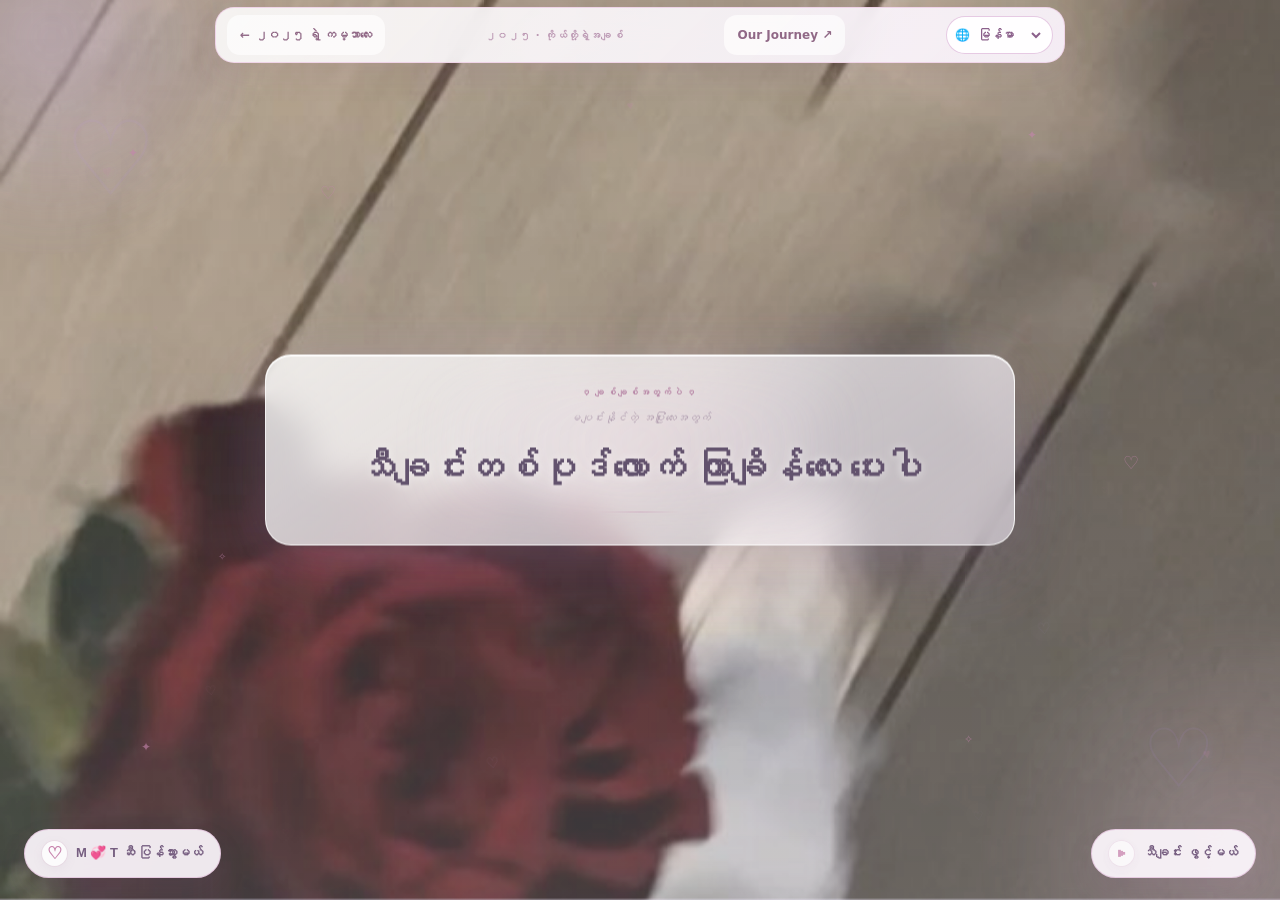
<file: 2025-For-My-Girlfriend/Love/index.html>
<!DOCTYPE html>
<html lang="en">
<head>
  <link rel="manifest" href="../../manifest.webmanifest">
  <meta name="mobile-web-app-capable" content="yes">
  <meta name="application-name" content="Our Love Hub">
  <meta charset="UTF-8">
  <meta name="viewport" content="width=device-width, initial-scale=1.0, viewport-fit=cover">
  <meta name="theme-color" content="#eee7ff">
  <title>Opening Our Little Love Space ♡</title>
  <link href="css/styles.css" rel="stylesheet" type="text/css">
  <link rel="stylesheet" href="../css/2025-responsive.css?v=20261009c">
  <meta http-equiv="refresh" content="1; url=love.html">
  <script>
    (function(){
      try{
        localStorage.setItem("thinthin_story_seen","1");
        localStorage.setItem("thinthin_story_unlocked_at",String(Date.now()));
        sessionStorage.setItem("thinthin_story_seen","1");
        sessionStorage.setItem("thinthin_story_unlocked_at",String(Date.now()));
        sessionStorage.setItem("thinthin_story_unlocked","2024-03-23");
      }catch(e){}
      window.addEventListener('DOMContentLoaded', function(){
        window.setTimeout(function(){ window.location.replace('love.html'); }, 260);
      });
    })();
  </script>
  <style>
    body.love-entry-page{min-height:100svh;display:grid;place-items:center;padding:24px;background:radial-gradient(circle at 12% 12%,rgba(255,218,232,.38),transparent 28%),radial-gradient(circle at 86% 14%,rgba(227,214,255,.34),transparent 30%),linear-gradient(145deg,#fffafb,#f7f0fe 72%,#fff8fb);font-family:"Avenir Next","Segoe UI",system-ui,sans-serif;color:#6b5268}
    .love-redirect-card{width:min(460px,100%);padding:32px 26px;border-radius:28px;border:1px solid rgba(236,209,229,.8);background:rgba(255,255,255,.88);box-shadow:0 24px 60px rgba(133,93,137,.12);text-align:center}
    .love-redirect-heart{width:62px;height:62px;border-radius:50%;display:grid;place-items:center;margin:0 auto 16px;background:linear-gradient(135deg,#ffe7f1,#efe5ff);color:#bf79a4;font-size:32px}
    .love-redirect-card h1{margin:0 0 10px;font:500 clamp(28px,4vw,38px)/1.15 Georgia,"Songti SC",serif;color:#5b405c}
    .love-redirect-card p{margin:0 auto 10px;max-width:32ch;font-size:14px;line-height:1.9;color:#8b7387}
    .love-redirect-actions{display:flex;justify-content:center;gap:10px;flex-wrap:wrap;margin-top:20px}
    .love-redirect-actions a{display:inline-flex;align-items:center;justify-content:center;min-height:44px;padding:12px 18px;border-radius:999px;text-decoration:none;font-weight:800;font-size:13px}
    .love-redirect-primary{background:linear-gradient(120deg,#b976a5,#9b7cc6);color:#fff;box-shadow:0 12px 28px rgba(164,113,175,.2)}
    .love-redirect-secondary{background:#fff;color:#93668d;border:1px solid #e8cde2}
  </style>
  <link rel="stylesheet" href="../i18n-inner-2025.css?v=20261011p4">
</head>
<body class="love-entry-page">
  <main class="love-redirect-card" aria-label="Opening our love page">
    <div class="love-redirect-heart" aria-hidden="true">♡</div>
    <h1>No more secret.</h1>
    <p>这个页面已经取消 secret 验证啦，现在会直接带你进入只属于你们的小世界。</p>
    <p>如果没有自动跳转，可以点击下面的按钮继续进入。</p>
    <div class="love-redirect-actions">
      <a class="love-redirect-primary" href="love.html">Open Our Love ♡</a>
      <a class="love-redirect-secondary" href="../index.html">Back to 2025</a>
    </div>
  </main>
  <script src="../i18n-inner-2025.js?v=20261011-phase13-global-push-locale" data-olh-inner-page="redirect"></script>
</body>
</html>
</file>
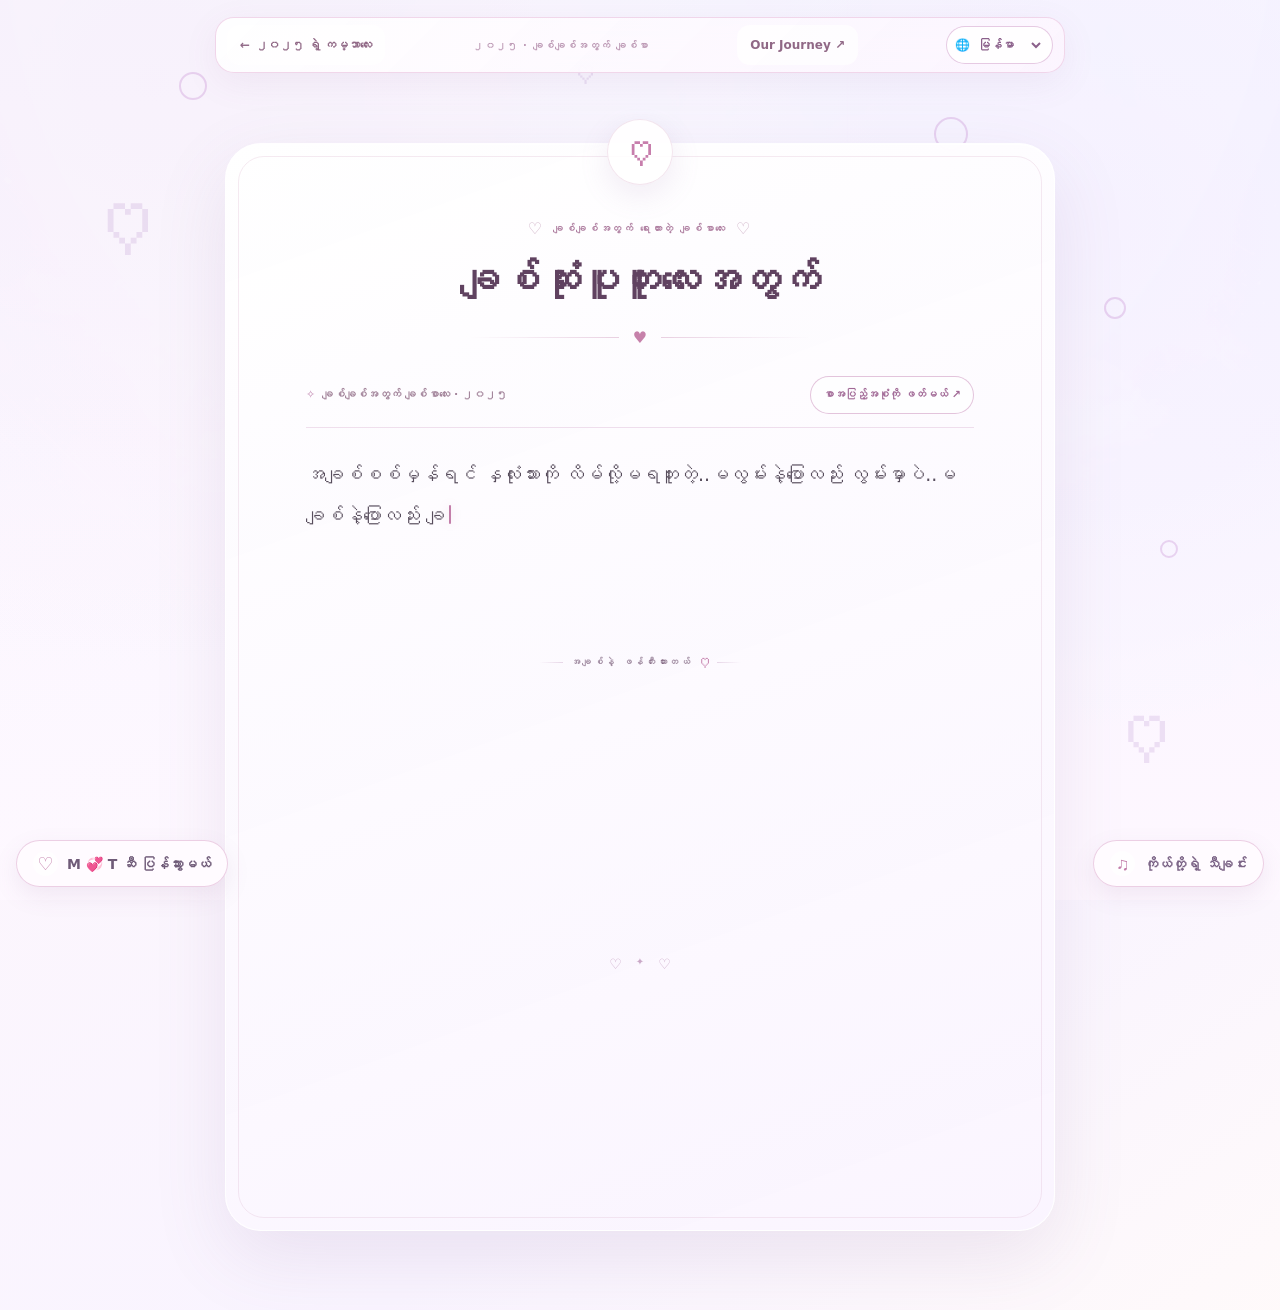
<file: 2025-For-My-Girlfriend/message/index.html>
<!doctype html>
<html lang="my">
<head>
  <link rel="manifest" href="../../manifest.webmanifest">
  <meta name="mobile-web-app-capable" content="yes">
  <meta name="application-name" content="Our Love Hub">
  <meta charset="utf-8">
  <meta name="viewport" content="width=device-width, initial-scale=1, viewport-fit=cover">
  <meta name="theme-color" content="#eeeaff">
  <title>For You · Chit Chit</title>
  <script>(function(){try{localStorage.setItem("thinthin_story_seen","1");localStorage.setItem("thinthin_story_unlocked_at",String(Date.now()));sessionStorage.setItem("thinthin_story_seen","1");sessionStorage.setItem("thinthin_story_unlocked_at",String(Date.now()));sessionStorage.setItem("thinthin_story_unlocked","2024-03-23");}catch(e){}})();</script>
  <link rel="stylesheet" href="css/style.css">
<link rel="stylesheet" href="../css/2025-responsive.css?v=20261009f">
<link rel="stylesheet" href="../css/2025-inner.css?v=20261009a">
  <link rel="stylesheet" href="../i18n-inner-2025.css?v=20261011p4">
</head>
<body class="page-2025-letter">
<nav class="year2025-subnav" role="navigation" aria-label="2025 章节导航">
    <a class="year2025-subnav-back" href="../index.html" aria-label="返回 2025 首页">← <span>2025 的小世界</span></a>
    <span class="year2025-subnav-chapter">2025 · 写给你的信</span>
    <a class="year2025-subnav-hub" href="../../Our-Journey/">Our Journey ↗</a>
  </nav>
  <div class="ambient" aria-hidden="true">
    <span class="heart h1">♡</span><span class="heart h2">♡</span><span class="heart h3">♡</span>
    <i class="bubble b1"></i><i class="bubble b2"></i><i class="bubble b3"></i><i class="bubble b4"></i>
    <i class="bubble b5"></i><i class="bubble b6"></i><i class="bubble b7"></i><i class="bubble b8"></i>
    <i class="bubble b9"></i><i class="bubble b10"></i>
  </div>

  <main class="page-shell">
    <article class="letter-card">
      <div class="card-heart" aria-hidden="true">♡</div>
      <div class="eyebrow"><span class="eyebrow-heart">♡</span> A LITTLE LETTER, WRITTEN FOR YOU <span class="eyebrow-heart">♡</span></div>
      <h1>ချစ်ဆုံးပူတူးလေးအတွက်</h1>
      <div class="divider"><span>♥</span></div>
      <div class="letter-reading-tools">
        <div class="letter-reading-hint"><span class="reading-sparkle" aria-hidden="true">✧</span> 写给 Chit Chit 的一封信 · 2025</div>
        <button id="letter-skip" type="button" class="letter-skip">立即阅读全文 <span aria-hidden="true">↗</span></button>
      </div>

      <section class="letter-body" aria-label="A love letter">
        <p id="code" class="typewriter-source">အချစ်စစ်မှန်ရင် နှလုံးသားကို လိမ်လို့မရဘူးတဲ့..မလွမ်းနဲ့ပြောလည်း လွမ်းမှာပဲ..မချစ်နဲ့ပြောလည်း ချစ်မှာပဲ..တကယ်ကိုလည်း ချစ်ချစ်ပြောလိုက်တဲ့စကားလုံးတိုင်းကို မြတ်မြတ်နိုးနိုးနဲ့ချစ်တာ💞ချစ်ချစ်နဲ့အနေဝေးနေတဲ့အခိုက်အတန့်တွေမှာလည်း ချစ်ချစ်ကိုလွမ်းတဲ့ခံစားချက်အပြင် ဘာစကားမှ ရှာမရအောင် ပျောက်နေတတ်တယ်...........ကိုကို့နှလုံးသားရဲ့ စေညွှန်ရာဟာ ချစ်ချစ်ဖြစ်နေခဲ့တာတော့ ကိုယ့်အတွက် ဘုရားပေးတဲ့ဆုလာဘ်တစ်ပါးပေါ့..</p>
        <p class="love-line">ရာသီတွေနှစ်တွေဘယ်လိုပြောင်းလဲပါစေ မပြောင်းလဲတဲ့ သစ္စာတရားနဲ့ သက်ဆုံးတိုင်ချစ်နေမယ် ကောင်မလေးရယ်...</p>
        <p class="love-line">တစ်ခုပဲ..ချစ်ချစ်ဆုပ်ကိုင်ထားတဲ့ ကိုယ့်လက်ကို ဘယ်တော့မှ မလွှတ်လိုက်ပါနဲ့..ကိုယ်မင်းလက်ကိုဆွဲပီး ဟိုး... သံသရာဆုံးထိ အတူသွားကြတာပေါ့ ချစ်ဆုံးလေး💝</p>
      </section>

      <div class="love-mark" aria-hidden="true"><span>made with love</span><b>♡</b></div>

      <div class="romance-note" aria-hidden="true"><span>♡</span><span>✦</span><span>♡</span><span>✧</span><span>♡</span></div>

      <div class="signature">
        <span>With all my love,</span>
        <strong>ချစ်ချစ်ကိုကို</strong>
        <span>♡ Always yours ♡</span>
      </div>

      <button id="wish-button" class="wish-button" type="button" aria-expanded="false">
        <span class="wish-heart">♡</span>
        <span>One little wish for us</span>
      </button>

      <div class="after-letter" aria-hidden="true"><span>♡</span><span>✦</span><span>♡</span></div>

      <div id="wish-note" class="wish-note" hidden>
        <span class="wish-label">P.S. · Just one little wish…</span>
        <p>I hope I get to make little things like this for you for many, many years. ♡</p>
        <strong>Still choosing you. Still loving you.</strong>
      </div>

      <div id="memory-thread" class="memory-thread" aria-label="Our little timeline">
        <div class="memory-line" aria-hidden="true"></div>
        <div class="memory-item">
          <span class="memory-dot">♡</span>
          <div><small>23 MARCH 2024</small><strong>The day our story began.</strong></div>
        </div>
        <div class="memory-item">
          <span class="memory-dot">✦</span>
          <div><small>23 AUGUST 2025</small><strong>A little world made for your 23rd birthday.</strong></div>
        </div>
        <div class="memory-ending">And somehow, my favorite part is still <em>us.</em> ♡</div>
      </div>
    </article>
  </main>

  <a href="../index.html" class="back-home" aria-label="Back to M heart T">
    <span class="back-icon">♡</span><span>Back to M 💞 T</span>
  </a>

  <button id="music-toggle" class="music-toggle" type="button" aria-label="Stop music" aria-pressed="false">
    <span class="music-icon">♫</span><span class="music-text">Stop Song</span>
  </button>

  <audio id="main-audio" preload="none" loop playsinline>
    <source src="../Love/Yar Tat Pan.mp3" type="audio/mpeg">
  </audio>

  <script src="../i18n-inner-2025.js?v=20261011-phase13-global-push-locale" data-olh-inner-page="message"></script>
  <script>
    (() => {
      const audio = document.getElementById('main-audio');
      const button = document.getElementById('music-toggle');
      const text = button.querySelector('.music-text');
      const paragraphs = [...document.querySelectorAll('.letter-body p')];
      const romanceNote = document.querySelector('.romance-note');
      const signature = document.querySelector('.signature');
      const wishButton = document.getElementById('wish-button');
      const wishNote = document.getElementById('wish-note');
      const memoryThread = document.getElementById('memory-thread');

      // The letter is written as one continuous love note: each paragraph
      // appears after the previous one, instead of looking like separate blocks.
      const originals = paragraphs.map(p => p.textContent.trim());
      const skipButton = document.getElementById('letter-skip');
      const reducedMotion = window.matchMedia('(prefers-reduced-motion: reduce)').matches;
      let revealRequested = false;

      paragraphs.forEach(p => {
        p.textContent = '';
        p.classList.remove('typed', 'typing');
      });
      romanceNote.classList.remove('show');
      signature.classList.remove('show');
      memoryThread.classList.remove('show');

      const sleep = ms => new Promise(resolve => setTimeout(resolve, ms));
      const graphemes = value => {
        if (typeof Intl.Segmenter === 'function') {
          return [...new Intl.Segmenter('my', {granularity:'grapheme'}).segment(value)].map(part => part.segment);
        }
        return Array.from(value);
      };

      function revealLetter() {
        if (revealRequested) return;
        revealRequested = true;
        paragraphs.forEach((p, i) => {
          p.textContent = originals[i];
          p.classList.remove('typing');
          p.classList.add('typed');
        });
        romanceNote.classList.add('show');
        signature.classList.add('show');
        wishButton.classList.add('show');
        if (skipButton) skipButton.hidden = true;
      }
      if (skipButton) skipButton.addEventListener('click', revealLetter);

      async function writeParagraph(el, value, speed) {
        el.classList.add('typing');
        for (const part of graphemes(value)) {
          if (revealRequested) return;
          el.textContent += part;
          await sleep(part === ' ' ? speed * .35 : speed);
        }
        if (revealRequested) return;
        el.classList.remove('typing');
        el.classList.add('typed');
      }

      async function writeLetter() {
        if (reducedMotion) { revealLetter(); return; }
        await sleep(420);
        for (let i = 0; i < paragraphs.length; i++) {
          if (revealRequested) return;
          await writeParagraph(paragraphs[i], originals[i], 26);
          if (revealRequested) return;
          await sleep(i === paragraphs.length - 1 ? 260 : 330);
        }
        if (revealRequested) return;
        romanceNote.classList.add('show');
        await sleep(250);
        if (revealRequested) return;
        signature.classList.add('show');
        await sleep(300);
        if (revealRequested) return;
        wishButton.classList.add('show');
        if (skipButton) skipButton.hidden = true;
      }
      writeLetter();

      wishButton.addEventListener('click', () => {
        const open = wishButton.getAttribute('aria-expanded') === 'true';
        wishButton.setAttribute('aria-expanded', String(!open));
        wishNote.hidden = open;
        wishButton.classList.toggle('opened', !open);
        if (!open) {
          requestAnimationFrame(() => {
            wishNote.classList.add('show');
            setTimeout(() => memoryThread.classList.add('show'), 420);
          });
        } else {
          wishNote.classList.remove('show');
          memoryThread.classList.remove('show');
        }
      });

      function setState(playing){
        button.classList.toggle('playing', playing);
        button.setAttribute('aria-pressed', String(playing));
        button.setAttribute('aria-label', window.OLH2025Inner ? window.OLH2025Inner.t(playing ? 'songStop' : 'songPlay') : (playing ? 'Stop music' : 'Play music'));
        text.textContent = window.OLH2025Inner ? window.OLH2025Inner.t(playing ? 'songStop' : 'songPlay') : (playing ? 'Stop Song' : 'Our Song');
      }

      async function startMusic(){
        try { await audio.play(); setState(true); return true; }
        catch(e){ setState(false); return false; }
      }

      function stopMusic(){
        audio.pause();
        try { audio.currentTime = 0; } catch(e) {}
        setState(false);
      }

      button.addEventListener('click', async () => {
        if(audio.paused) await startMusic();
        else stopMusic();
      });

      ['pointerdown','touchstart','keydown'].forEach(evt => {
        document.addEventListener(evt, () => {
          if(audio.paused) startMusic();
        }, {once:true, passive:true});
      });

      audio.addEventListener('play', () => setState(true));
      audio.addEventListener('pause', () => setState(false));
      audio.addEventListener('ended', () => setState(false));
      window.addEventListener('olh-language-change', () => setState(!audio.paused));
      window.addEventListener('load', () => startMusic());
    })();
  </script>
  
</body>
</html>
</file>
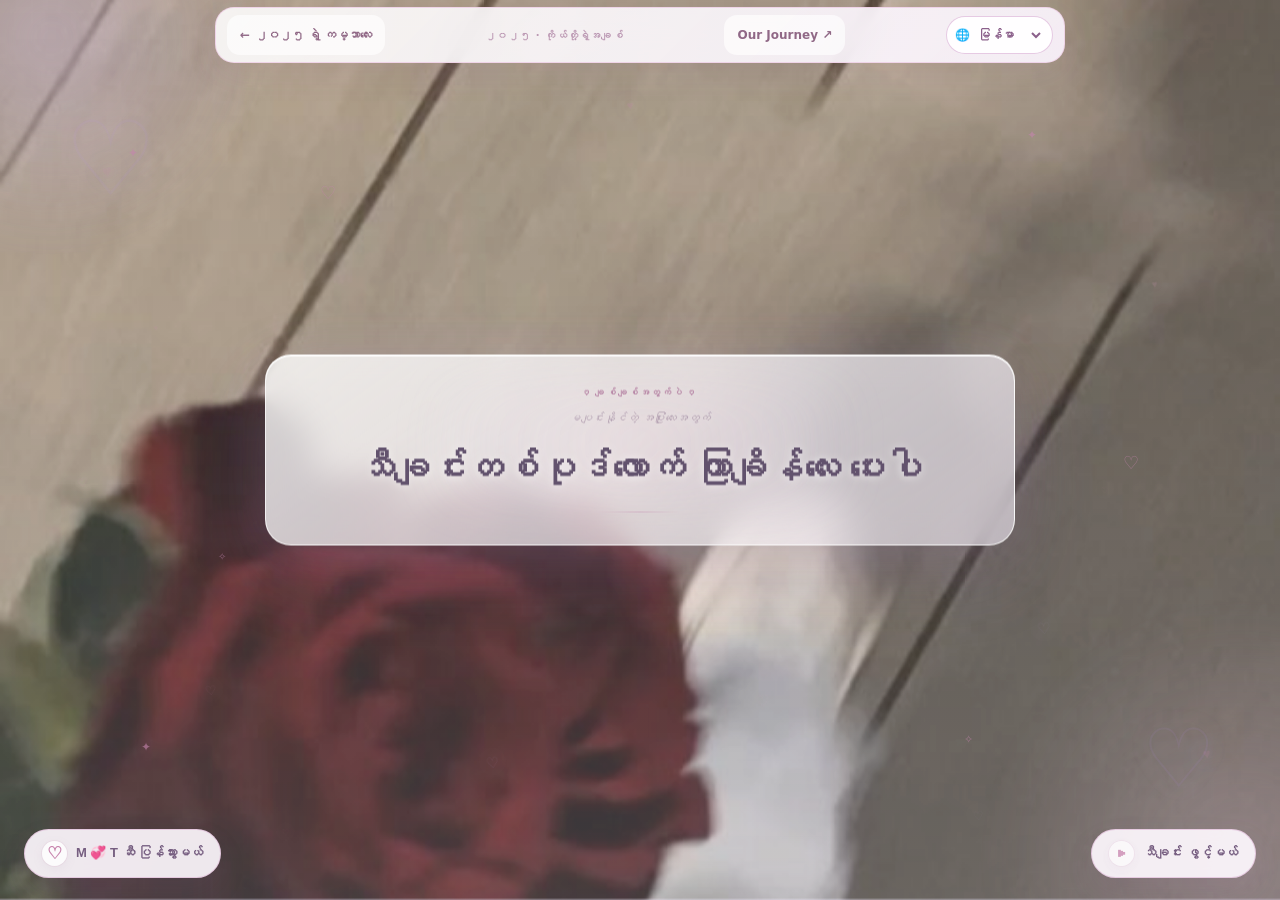
<file: 2025-For-My-Girlfriend/Love/love.html>
<!DOCTYPE html>
<html lang="en">
<head>
  <link rel="manifest" href="../../manifest.webmanifest">
  <meta name="mobile-web-app-capable" content="yes">
  <meta name="application-name" content="Our Love Hub">
  <script>(function(){try{localStorage.setItem("thinthin_story_seen","1");localStorage.setItem("thinthin_story_unlocked_at",String(Date.now()));sessionStorage.setItem("thinthin_story_seen","1");sessionStorage.setItem("thinthin_story_unlocked_at",String(Date.now()));sessionStorage.setItem("thinthin_story_unlocked","2024-03-23");}catch(e){}})();</script>
  <meta charset="UTF-8">
  <meta name="viewport" content="width=device-width, initial-scale=1.0, viewport-fit=cover">
  <meta name="theme-color" content="#eee7ff">
  <title>I Love You, Chit Chit ♡</title>
  <link href="css/styles.css" rel="stylesheet" type="text/css">
<link rel="stylesheet" href="../css/2025-responsive.css?v=20261009f">
<link rel="stylesheet" href="../css/2025-inner.css?v=20261009a">
  <link rel="stylesheet" href="../i18n-inner-2025.css?v=20261011p4">
</head>
<body class="love-final-page page-2025-love">
<nav class="year2025-subnav" role="navigation" aria-label="2025 章节导航">
    <a class="year2025-subnav-back" href="../index.html" aria-label="返回 2025 首页">← <span>2025 的小世界</span></a>
    <span class="year2025-subnav-chapter">2025 · Our Love</span>
    <a class="year2025-subnav-hub" href="../../Our-Journey/">Our Journey ↗</a>
  </nav>
  <div class="ambient-glow ambient-glow-one" aria-hidden="true"></div>
  <div class="ambient-glow ambient-glow-two" aria-hidden="true"></div>
  <div class="final-stars" aria-hidden="true">
    <span>✦</span><span>✧</span><span>♡</span><span>✦</span><span>♡</span><span>✧</span><span>✦</span>
  </div>
  <div class="romantic-hearts" aria-hidden="true"></div>

  <div class="memory-header" aria-hidden="true">
    <div class="memory-mark">M <span>♡</span> T</div>
    <div class="memory-progress" id="memory-progress">
      <span class="memory-progress-label">OUR LITTLE CHAPTER</span>
      <span class="memory-progress-count" id="memory-progress-count">01 / 12</span>
      <i><b id="memory-progress-fill"></b></i>
    </div>
  </div>

  <div class="love_you" aria-live="polite"></div>
  <div class="mask" aria-hidden="true"></div>
  <img class="bgImg" src="images/1.jpg" alt="">

  <section class="love_heart" aria-label="A heart made from our memories"></section>

  <div class="finale-caption" aria-hidden="true">
    <div class="finale-caption-line"><span></span><b>♡</b><span></span></div>
    <em class="finale-caption-note">still choosing you, every day</em>
    <strong>FOREVER, CHIT CHIT</strong>
    <small>23 MARCH 2024 · AND STILL MY FAVORITE STORY</small>
  </div>

  <audio id="bgm" preload="none" loop playsinline src="Min nal.mp3">
    Your browser does not support this audio.
  </audio>

  <button id="music-control" class="love-music-control" type="button" aria-label="Pause song" aria-pressed="false">
    <span class="music-control-icon">♫</span>
    <span class="music-control-text">Pause Song</span>
  </button>

  <a href="../index.html" class="thinthin-return" aria-label="Back to M heart T">
    <span class="thinthin-return-heart">♡</span>
    <span>Back to M 💞 T</span>
  </a>

  <script src="../i18n-inner-2025.js?v=20261011-phase13-global-push-locale" data-olh-inner-page="love"></script>
  <script src="js/jquery-1.2.6.min.js"></script>
  <script src="js/love.js"></script>
  <script src="js/snowfall.jquery.js"></script>
  <script>
    $(function(){ init(); });
  </script>
  
</body>
</html>
</file>
<file: 2025-For-My-Girlfriend/css/style.css>
* {
    margin: 0;
    padding: 0
}

body {
    background-color: #FFF;
    background-image: linear-gradient(180deg, #CBCFFC, #FFF);
    background-repeat: no-repeat
}

@font-face {
    font-family: xbc;
    src: url("../fonts/a.ttf")
}

#ti {
    font: 13px xbc, Arial, sans-serif;
    font-size: 200%;
    margin: 30px 10px 0px;
    text-shadow: 5px 5px 5px #909090
}

#hitokoto {
    font-size: 80%;
    margin: 13px 10px
}

h4 {
    font-family: xbc;
    padding-left: 10px
}

#content {
    width: 95%;
    max-width: 430px;
    height: 600px;
    margin: 0 auto;
}

.box-box {
    text-align: center
}

.box-top {
    margin: 5px 5px 25px
}

.box {
    text-align: center;
    margin: 5px 5px 10px;
    padding: 5px;
    border-radius: 10px;
    background: #FFF;
    box-shadow: 2px 2px 5px #CBCFFC, -3px -3px 5px #FFF
}

.newweb hr {
    margin-left: 25px
}

.main {
    width: auto;
    height: 150px;
    padding: 2% 0
}

.main-1 {
    width: 40%;
    height: auto;
    float: left
}

.main-2 {
    width: 57%;
    height: auto;
    float: left;
    padding-left: 3%
}

center {
    margin: 13px;
    font-size: 80%
}

.img {
    width: 65%;
    height: 65%;
    margin: 0 auto;
    display: block;
    border-radius: 10em;
    box-shadow: 3px 3px 8px 1px silver;
    margin-top: 1em;
    align-content: center
}

.box-foot {
    clear: both;
    margin-top: 50px
}

.boxbox {
    margin: 0 auto;
    width: 80%;
    border-radius: 20px;
    background: #FFF;
    box-shadow: inset 2px 2px 5px #CBCFFC, inset -3px -3px 5px #FFF
}

.box-box font {
    text-align: center;
    padding: 8px;
    border-radius: 50%;
    background: #FFF;
    box-shadow: inset 3px 3px 5px #CBCFFC, inset -5px -5px 5px #FFF
}

font.zuobiao i {
    line-height: 1.8;
    margin-right: 6px;
    vertical-align: middle;
    background-image: url(../img/zuobiao.svg);
    background-size: 100%;
    width: 15px;
    height: 15px;
    display: inline-block;
    margin-top: -2px
}

.newweb {
    font-size: 13px
}

font.newweb i {
    line-height: 1.8;
    margin: 0 6px 0;
    vertical-align: middle;
    background-image: url(../img/web.svg);
    background-size: 100%;
    width: 15px;
    height: 15px;
    display: inline-block
}

font.qq i {
    line-height: 1.8;
    vertical-align: middle;
    background-image: url(../img/qq.svg);
    background-size: 100%;
    width: 20px;
    height: 20px;
    display: inline-block
}

font.admin i {
    line-height: 1.8;
    margin-right: 6px;
    vertical-align: middle;
    background-image: url(../img/admin.svg);
    background-size: 100%;
    width: 15px;
    height: 15px;
    display: inline-block;
    margin-top: -2px
}

font.zfb i {
    line-height: 1.8;
    vertical-align: middle;
    background-image: url(../img/zfb.svg);
    background-size: 100%;
    width: 20px;
    height: 20px;
    display: inline-block
}

font.github i {
    line-height: 1.8;
    vertical-align: middle;
    background-image: url(../img/github.svg);
    background-size: 100%;
    width: 20px;
    height: 20px;
    display: inline-block
}

font.vx i {
    line-height: 1.8;
    vertical-align: middle;
    background-image: url(../img/vx.jpg);
    background-size: 100%;
    width: 20px;
    height: 20px;
    display: inline-block
}

.ju {
    text-align: center
}

.foot {
    padding: 12px;
    margin-top: 25px;
    border-radius: 250px;
    background: #FFF;
    box-shadow: inset 3px 3px 5px #CBCFFC, inset -3px -3px 5px #FFF;
    text-align: justify
}

.foot font {
    padding: 5px;
    margin: 0 5px 0 0;
    border-radius: 250px;
    background: #FFF;
    box-shadow: 2px 2px 5px #CBCFFC, -3px -3px 5px #FFF;
    -webkit-transition-duration: 0.6s;
    transition-duration: 0.6s
}

.foot font:hover {
    background-color: #FFF;
    box-shadow: inset 2px 2px 3px #CBCFFC, inset -3px -3px 3px #FFF
}

.foot font i {
    line-height: 1.8;
    margin: -5px 6px 0;
    vertical-align: middle;
    background-image: url(../img/footweb.svg);
    background-size: 100%;
    width: 15px;
    height: 15px;
    display: inline-block
}

a {
    text-decoration: none;
    margin-right: 5px
}

a:link {
    color: #000000
}

a:visited {
    color: #000000
}

a:hover {
    color: #CBCFFC
}

a:active {
    color: #CBCFFC
}

.footer {
    width: 300px;
    margin: 35px auto;
    font-size: 11px;
    text-align: center;
    bottom: 10px
}

.custom {
    /*min-height: 70px;
	text-align: center;*/
    margin: 20px 0;
}

#app-cover {
    /*position: absolute;
    top: 50%;
    right: 0;
    left: 0;*/
    max-width: 430px;
    min-width: 100%;
    height: auto;
    /*margin: -4px auto;*/
    margin-top: 100px;
}

#bg-artwork {
    position: fixed;
    top: -30px;
    right: -30px;
    bottom: -30px;
    left: -30px;
    background-image: url(http://k003.kiwi6.com/hotlink/8msy543338/1.jpg);
    background-repeat: no-repeat;
    background-size: cover;
    background-position: 50%;
    filter: blur(40px);
    -webkit-filter: blur(40px);
    z-index: 1;
}

#bg-layer {
    position: fixed;
    top: 0;
    right: 0;
    bottom: 0;
    left: 0;
    background-color: #fff;
    opacity: 0.51;
    z-index: 2;
}

#player {
    position: relative;
    height: 100%;
    z-index: 3;
}

#player-track {
    position: absolute;
    top: 0;
    right: 15px;
    left: 15px;
    padding: 13px 22px 10px 184px;
    background-color: #fff7f7;
    border-radius: 15px 15px 0 0;
    transition: 0.3s ease top;
    z-index: 1;
}

#player-track.active {
    top: -92px;
}

#album-name {
    color: #54576f;
    font-size: 17px;
    font-weight: bold;
}

#track-name {
    color: #acaebd;
    font-size: 13px;
    margin: 2px 0 13px 0;
}

#track-time {
    height: 12px;
    margin-bottom: 3px;
    overflow: hidden;
}

#current-time {
    float: left;
}

#track-length {
    float: right;
}

#current-time,
#track-length {
    color: transparent;
    font-size: 11px;
    background-color: #ffe8ee;
    border-radius: 10px;
    transition: 0.3s ease all;
}

#track-time.active #current-time,
#track-time.active #track-length {
    color: #f86d92;
    background-color: transparent;
}

#s-area,
#seek-bar {
    position: relative;
    height: 4px;
    border-radius: 4px;
}

#s-area {
    background-color: #ffe8ee;
    cursor: pointer;
}

#ins-time {
    position: absolute;
    top: -29px;
    color: #fff;
    font-size: 12px;
    white-space: pre;
    padding: 5px 6px;
    border-radius: 4px;
    display: none;
}

#s-hover {
    position: absolute;
    top: 0;
    bottom: 0;
    left: 0;
    opacity: 0.2;
    z-index: 2;
}

#ins-time,
#s-hover {
    background-color: #3b3d50;
}

#seek-bar {
    content: '';
    position: absolute;
    top: 0;
    bottom: 0;
    left: 0;
    width: 0;
    background-color: #fd6d94;
    transition: 0.2s ease width;
    z-index: 1;
}

#player-content {
    position: relative;
    height: 100%;
    background-color: #fff;
    box-shadow: 0 30px 80px #656565;
    border-radius: 15px;
    z-index: 2;
}

#album-art {
    position: absolute;
    top: -40px;
    width: 115px;
    height: 115px;
    margin-left: 40px;
    -webkit-transform: rotateZ(0);
    transform: rotateZ(0);
    transition: 0.3s ease all;
    box-shadow: 0 0 0 10px #fff;
    border-radius: 50%;
    overflow: hidden;
}

#album-art.active {
    top: -60px;
    box-shadow: 0 0 0 4px #fff7f7, 0 30px 50px -15px #afb7c1;
}

#album-art:before {
    content: '';
    position: absolute;
    top: 50%;
    right: 0;
    left: 0;
    width: 20px;
    height: 20px;
    margin: -10px auto 0 auto;
    background-color: #d6dee7;
    border-radius: 50%;
    box-shadow: inset 0 0 0 2px #fff;
    z-index: 2;
}

#album-art img {
    display: block;
    position: absolute;
    top: 0;
    left: 0;
    width: 100%;
    height: 100%;
    opacity: 0;
    z-index: -1;
}

#album-art img.active {
    opacity: 1;
    z-index: 1;
}

#album-art.active img.active {
    z-index: 1;
    -webkit-animation: rotateAlbumArt 3s linear 0s infinite forwards;
    animation: rotateAlbumArt 3s linear 0s infinite forwards;
}

@-webkit-keyframes rotateAlbumArt {
    0% {
        -webkit-transform: rotateZ(0);
        transform: rotateZ(0);
    }

    100% {
        -webkit-transform: rotateZ(360deg);
        transform: rotateZ(360deg);
    }
}

@keyframes rotateAlbumArt {
    0% {
        -webkit-transform: rotateZ(0);
        transform: rotateZ(0);
    }

    100% {
        -webkit-transform: rotateZ(360deg);
        transform: rotateZ(360deg);
    }
}

#buffer-box {
    position: absolute;
    top: 50%;
    right: 0;
    left: 0;
    height: 13px;
    color: #1f1f1f;
    font-size: 13px;
    font-family: Helvetica;
    text-align: center;
    font-weight: bold;
    line-height: 1;
    padding: 6px;
    margin: -12px auto 0 auto;
    background-color: rgba(255, 255, 255, 0.19);
    opacity: 0;
    z-index: 2;
}

#album-art img,
#buffer-box {
    transition: 0.1s linear all;
}

#album-art.buffering img {
    opacity: 0.25;
}

#album-art.buffering img.active {
    opacity: 0.8;
    filter: blur(2px);
    -webkit-filter: blur(2px);
}

#album-art.buffering #buffer-box {
    opacity: 1;
}

#player-controls {
    width: 250px;
    height: 100%;
    margin: 0 5px 0 141px;
    float: right;
    overflow: hidden;
}

.control {
    width: 33.333%;
    float: left;
    padding: 12px 0;
}

.button {
    width: 26px;
    height: 26px;
    padding: 25px;
    background-color: #fff;
    border-radius: 6px;
    cursor: pointer;
}

.button i {
    display: block;
    color: #d6dee7;
    font-size: 26px;
    text-align: center;
    line-height: 1;
}

.button,
.button i {
    transition: 0.2s ease all;
}

.button:hover {
    background-color: #d6d6de;
}

.button:hover i {
    color: #fff;
}

#follow-me-link {
    top: 10px;
    font-size: 13px;
    padding: 5px 7px;
    background-color: #f86d92;
    border-radius: 2px;
}

#share-link {
    top: 45px;
    width: 16px;
    height: 16px;
    padding: 10px;
    font-size: 16px;
    background-color: #7dca24;
    border-radius: 50%;
}

#follow-me-link,
#share-link {
    position: fixed;
    right: 10px;
    color: #fff;
    text-align: center;
    text-decoration: none;
    z-index: 125;
}


/* ===== Homepage stable visual layer ===== */
html { min-height: 100%; }
body {
  min-height: 100vh;
  overflow-x: hidden;
  background: linear-gradient(180deg, #cbcffc 0%, #f4f3ff 48%, #ffffff 100%);
  color: #222;
}
#content {
  width: min(92%, 430px) !important;
  max-width: 430px !important;
  min-height: 0 !important;
  height: auto !important;
  margin: 0 auto !important;
  padding: 26px 0 8px;
  box-sizing: border-box;
}
#ti {
  margin: 4px 10px 0 !important;
  text-align: center;
  font-size: 34px !important;
  line-height: 1.15;
  text-shadow: 0 4px 12px rgba(70,60,90,.16);
}
#hitokoto {
  margin: 12px 10px 18px !important;
  text-align: center;
  color: #514b59;
  font-size: 14px;
  line-height: 1.6;
}
.custom { margin: 14px 0 12px !important; }
.custom .box {
  padding: 10px 8px;
  border-radius: 16px;
  background: rgba(255,255,255,.72);
  box-shadow: 0 8px 22px rgba(100,90,150,.12);
}
.custom #runtime_span {
  font-size: 13px;
  color: #665d73;
  font-weight: 600;
  letter-spacing: .1px;
}
.box-box { margin: 8px 0 16px !important; text-align:center; }
.box-top { margin: 8px 5px 14px !important; }
.box-box font {
  display: inline-block;
  padding: 10px 13px;
  border-radius: 999px;
  background: rgba(255,255,255,.78);
  box-shadow: 0 7px 18px rgba(100,90,150,.12);
}
.box-box font.vx i {
  width: 22px !important;
  height: 22px !important;
  background-size: contain !important;
  background-repeat: no-repeat !important;
}
.love-text {
  width: auto !important;
  margin: 8px 5px 18px !important;
  padding: 8px 10px !important;
  font-family: 'Brush Script MT', 'Segoe Script', cursive;
  font-size: 16px !important;
  line-height: 1.35;
  color: #3f3440;
  text-shadow: 0 2px 5px rgba(45,26,80,.18);
  border-radius: 14px !important;
  background: rgba(255,255,255,.58) !important;
  box-shadow: 0 7px 18px rgba(100,90,150,.08) !important;
}
/* The two profile rows are intentionally kept in the original two-column structure. */
.main {
  display: flex !important;
  align-items: center;
  width: 100% !important;
  min-height: 150px;
  height: auto !important;
  padding: 8px 0 !important;
  margin: 0 !important;
  clear: both;
  box-sizing: border-box;
  gap: 0 !important;
}
.main-1 {
  width: 40% !important;
  flex: 0 0 40% !important;
  height: auto !important;
  float: none !important;
  box-sizing: border-box;
}
.main-2 {
  width: 60% !important;
  flex: 0 0 60% !important;
  height: auto !important;
  float: none !important;
  padding-left: 8px !important;
  box-sizing: border-box;
}
.main .box {
  box-sizing: border-box;
  background: rgba(255,255,255,.70);
  box-shadow: 0 7px 20px rgba(100,90,150,.10);
}
.main-1 .box { margin-left: 5px; margin-right: 5px; }
.main-2 .box { margin-left: 2px; margin-right: 5px; }
.main .img {
  display: block !important;
  width: 108px !important;
  height: 108px !important;
  max-width: 108px !important;
  min-width: 0 !important;
  object-fit: cover !important;
  margin: 8px auto 9px !important;
  border: 4px solid rgba(255,255,255,.94);
  border-radius: 50% !important;
  box-sizing: border-box;
  box-shadow: 0 7px 20px rgba(90,75,110,.18);
}
.boxbox {
  width: 82% !important;
  max-width: 125px;
  margin: 0 auto !important;
  box-sizing: border-box;
  border-radius: 999px;
  background: rgba(255,255,255,.80);
  box-shadow: 0 5px 14px rgba(90,75,110,.08);
}
center { margin: 6px !important; font-size: 80%; }
.boxbox font.admin { font-size: .82rem; white-space: nowrap; color:#514753; }
.ju { padding: 7px 4px !important; }
.ju h4 { padding-left: 0 !important; line-height: 1.45; }
font.zuobiao i {
  width: 15px !important;
  height: 15px !important;
  min-width: 15px;
  display: inline-block !important;
  background-size: contain !important;
  background-repeat: no-repeat !important;
  vertical-align: middle;
}
font.newweb i {
  width: 15px !important;
  height: 15px !important;
  background-size: contain !important;
  background-repeat: no-repeat !important;
}
.newweb { font-size: 12px !important; line-height: 1.5; }
.main-2 .box:last-child { font-size: 11px; line-height: 1.45; }
.foot {
  display: flex !important;
  align-items: center;
  justify-content: center;
  gap: 8px;
  width: auto !important;
  max-width: 300px;
  padding: 9px !important;
  margin: 12px auto 22px !important;
  border-radius: 18px !important;
  background: rgba(255,255,255,.72);
  box-shadow: 0 8px 22px rgba(100,90,150,.10);
  text-align: center !important;
  box-sizing: border-box;
}
.foot font {
  flex: 1 1 0;
  margin: 0 !important;
  padding: 8px 6px !important;
  border-radius: 13px !important;
  background: rgba(255,255,255,.78);
  box-shadow: 0 4px 12px rgba(100,90,150,.07);
  white-space: nowrap;
}
.foot font i { width:15px; height:15px; background-size:contain; }
.footer { width:auto !important; margin: 20px auto 8px !important; font-size: 10px; color:#817786; }
.footer a, .footer a:link, .footer a:visited { color:#817786; }
/* Hide the unused native audio element; the existing audio source/functionality is untouched. */
audio { display:none !important; }
@media (max-width: 600px) {
  #content { width: 94% !important; padding-top: 22px; }
  .main { min-height: 145px; }
  .main .img { width: 92px !important; height: 92px !important; max-width:92px !important; }
  .main-2 { padding-left: 6px !important; }
  .newweb { font-size: 11px !important; }
}


/* ===== Romantic birthday opening — isolated overlay ===== */
.love-intro {
  position: fixed !important; inset: 0 !important; z-index: 99999 !important;
  display: flex !important; align-items: center !important; justify-content: center !important;
  padding: 22px !important; box-sizing: border-box; overflow: hidden;
  background:
    radial-gradient(circle at 18% 18%, rgba(255,183,214,.34), transparent 30%),
    radial-gradient(circle at 82% 78%, rgba(191,185,255,.34), transparent 32%),
    linear-gradient(145deg,#f9edf5 0%,#ececff 52%,#fffaff 100%) !important;
  transition: opacity .65s ease, visibility .65s ease;
}
.love-intro.is-hidden { opacity: 0 !important; visibility: hidden !important; pointer-events: none !important; }
.intro-card {
  position: relative; z-index: 2; width: min(100%, 520px); max-height: calc(100vh - 44px);
  overflow: auto; box-sizing: border-box; padding: 38px 34px 30px; text-align: center;
  border: 1px solid rgba(255,255,255,.9); border-radius: 30px;
  background: rgba(255,255,255,.67);
  box-shadow: 0 28px 80px rgba(93,65,112,.18), inset 0 1px 0 rgba(255,255,255,.95);
  backdrop-filter: blur(18px); -webkit-backdrop-filter: blur(18px);
  animation: introCardIn .85s cubic-bezier(.2,.75,.2,1) both;
}
.intro-heart { width: 56px; height: 56px; margin: 0 auto 13px; display: grid; place-items:center; border-radius:50%;
  color:#d978a0; font-size:34px; background:rgba(255,255,255,.78);
  box-shadow:0 10px 28px rgba(190,110,151,.16); animation:introHeart 2.8s ease-in-out infinite; }
.intro-kicker { margin:0 0 10px; font-size:11px; letter-spacing:.18em; text-transform:uppercase; color:#8c7489; }
.intro-card h1 { margin:0; font-family:xbc,Georgia,serif; font-size:clamp(26px,6vw,36px); font-weight:500; line-height:1.25; color:#4b3d4c; }
.intro-card h1 span { color:#ad6e95; }
.intro-date { margin:11px 0 0; font-size:13px; letter-spacing:.05em; color:#897587; }
.intro-divider { display:flex; align-items:center; gap:10px; margin:21px auto 17px; width:72%; color:#c487a8; font-size:10px; }
.intro-divider::before,.intro-divider::after { content:''; height:1px; flex:1; background:linear-gradient(90deg,transparent,rgba(196,135,168,.45),transparent); }
.intro-message { margin:0 auto; max-width:425px; font-size:14px; line-height:1.85; color:#655765; }
.intro-message strong,.intro-love strong { color:#a8648c; font-weight:600; }
.intro-love { margin:17px auto 0; font-family:Georgia,serif; font-size:15px; line-height:1.75; color:#725567; }
.intro-sign { color:#a8648c; font-size:14px; }
.intro-made { margin:16px 0 20px; font-size:10px; letter-spacing:.06em; color:#9a8998; }
.enter-love { border:0; outline:0; min-width:200px; padding:12px 19px; border-radius:999px; cursor:pointer; color:#fff;
  font:inherit; font-size:13px; letter-spacing:.04em; background:linear-gradient(135deg,#b8799e,#8d82c7);
  box-shadow:0 12px 28px rgba(132,103,154,.24); transition:transform .25s ease,box-shadow .25s ease,filter .25s ease; }
.enter-love:hover { transform:translateY(-2px); box-shadow:0 16px 32px rgba(132,103,154,.28); filter:brightness(1.03); }
.enter-love b { margin-left:8px; font-size:16px; font-weight:400; }
.intro-glow { position:absolute; border-radius:50%; pointer-events:none; }
.intro-glow-one { width:220px;height:220px;top:-70px;left:-70px;background:rgba(255,180,213,.2); }
.intro-glow-two { width:260px;height:260px;right:-90px;bottom:-90px;background:rgba(178,173,255,.18); }
@keyframes introCardIn { from {opacity:0;transform:translateY(18px) scale(.98)} to {opacity:1;transform:translateY(0) scale(1)} }
@keyframes introHeart { 0%,100%{transform:scale(1)} 50%{transform:scale(1.06)} }
@media (max-width:480px){ .love-intro{padding:14px !important}.intro-card{padding:30px 22px 24px;border-radius:25px}.intro-message{font-size:13px;line-height:1.75}.intro-love{font-size:14px}.intro-date{font-size:12px} }
@media (prefers-reduced-motion:reduce){.intro-card,.intro-heart{animation:none}.love-intro,.enter-love{transition:none}}

/* ===== Romantic polish v2 — visual only, no data/function changes ===== */
.love-intro::before,
.love-intro::after {
  content: '♡';
  position: absolute;
  pointer-events: none;
  color: rgba(184, 118, 157, .22);
  font-family: Georgia, serif;
  font-size: 44px;
  animation: introFloat 8s ease-in-out infinite;
}
.love-intro::before { left: 8%; top: 16%; }
.love-intro::after { right: 9%; bottom: 16%; font-size: 34px; animation-delay: -3.5s; }
.intro-card::before {
  content: '';
  position: absolute;
  inset: 9px;
  border: 1px solid rgba(255,255,255,.58);
  border-radius: 24px;
  pointer-events: none;
}
.intro-card > * { position: relative; z-index: 1; }
.intro-heart {
  border: 1px solid rgba(255,255,255,.85);
  color: #cf739d;
  background: linear-gradient(145deg,rgba(255,255,255,.92),rgba(255,238,247,.74));
}
.intro-card h1 { letter-spacing: -.025em; }
.intro-date {
  display: inline-block;
  padding: 6px 12px;
  border-radius: 999px;
  background: rgba(255,255,255,.54);
  box-shadow: inset 0 1px 0 rgba(255,255,255,.8);
}
.intro-message {
  max-width: 430px;
  text-wrap: pretty;
}
.intro-love {
  position: relative;
  padding: 14px 18px;
  border-radius: 18px;
  background: rgba(255,248,252,.46);
  border: 1px solid rgba(255,255,255,.62);
}
.intro-love::before {
  content: '“';
  position: absolute;
  left: 9px;
  top: 2px;
  font-family: Georgia, serif;
  font-size: 34px;
  line-height: 1;
  color: rgba(194,119,156,.22);
}
.enter-love {
  position: relative;
  overflow: hidden;
}
.enter-love::before {
  content: '';
  position: absolute;
  top: 0;
  left: -45%;
  width: 28%;
  height: 100%;
  transform: skewX(-20deg);
  background: rgba(255,255,255,.22);
  animation: buttonShimmer 4.5s ease-in-out infinite;
}
.enter-love span,.enter-love b { position: relative; z-index: 1; }
@keyframes introFloat {
  0%,100% { transform: translate3d(0,0,0) rotate(-8deg); opacity:.45; }
  50% { transform: translate3d(0,-16px,0) rotate(8deg); opacity:.8; }
}
@keyframes buttonShimmer {
  0%,55%,100% { left:-45%; }
  75% { left:125%; }
}
@media (max-width:600px) {
  .love-intro::before { left: 4%; top: 10%; font-size: 30px; }
  .love-intro::after { right: 5%; bottom: 10%; font-size: 26px; }
  .intro-card::before { inset: 7px; border-radius: 20px; }
  .intro-love { padding: 12px 14px; }
}
@media (prefers-reduced-motion:reduce) {
  .love-intro::before,.love-intro::after,.enter-love::before { animation:none; }
}


/* ===== Romantic polish v3 — profile warmth & gentle details ===== */
#content { position: relative; }
#content::before,
#content::after {
  content: '♡';
  position: fixed;
  z-index: 0;
  pointer-events: none;
  color: rgba(194, 123, 164, .14);
  font-family: Georgia, serif;
  font-size: 28px;
  animation: softSideFloat 9s ease-in-out infinite;
}
#content::before { left: calc(50% - 255px); top: 38%; }
#content::after { left: calc(50% + 225px); top: 62%; font-size: 22px; animation-delay: -4s; }
#content > * { position: relative; z-index: 1; }

#ti {
  letter-spacing: .035em;
  font-weight: 700;
}
#ti::after {
  content: '♡';
  display: block;
  margin-top: 5px;
  font-family: Georgia, serif;
  font-size: 12px;
  font-weight: 400;
  letter-spacing: .15em;
  color: rgba(190, 113, 155, .62);
}

.custom .box {
  position: relative;
  overflow: hidden;
  border: 1px solid rgba(255,255,255,.76);
}
.custom .box::before {
  content: '';
  position: absolute;
  left: 18%; right: 18%; top: 0;
  height: 1px;
  background: linear-gradient(90deg, transparent, rgba(205,132,171,.4), transparent);
}

.main .box {
  border: 1px solid rgba(255,255,255,.68);
  transition: transform .28s ease, box-shadow .28s ease, background .28s ease;
}
.main-1 .box:hover,
.main-2 .box:hover {
  transform: translateY(-3px);
  background: rgba(255,255,255,.82);
  box-shadow: 0 13px 28px rgba(105,83,130,.13);
}
.main .img {
  border-color: rgba(255,255,255,.98) !important;
  box-shadow: 0 0 0 5px rgba(240,188,216,.18), 0 9px 22px rgba(90,75,110,.18) !important;
  transition: transform .35s ease, box-shadow .35s ease;
}
.main .box:hover .img {
  transform: scale(1.025);
  box-shadow: 0 0 0 6px rgba(240,188,216,.22), 0 12px 26px rgba(90,75,110,.20) !important;
}

.main-2 .ju h4 .zuobiao {
  color: #5d5060;
}
.main-2 .box:nth-child(2) {
  border-left: 2px solid rgba(204,137,174,.22);
}
.main-2 .box:nth-child(3) {
  color: #776876;
  font-size: 11px;
  background: rgba(255,250,253,.68);
}

.boxbox {
  border: 1px solid rgba(255,255,255,.74);
}
.boxbox font.admin {
  letter-spacing: .02em;
}

.foot {
  position: relative;
  border: 1px solid rgba(255,255,255,.72);
}
.foot::before {
  content: '♡';
  position: absolute;
  left: 50%;
  top: -9px;
  transform: translateX(-50%);
  padding: 0 7px;
  background: #f8f7ff;
  color: rgba(194,123,164,.62);
  font-size: 13px;
}
.foot font:hover {
  color: #a86d91;
  transform: translateY(-2px);
}

.footer b {
  font-weight: 400;
  letter-spacing: .025em;
}

@keyframes softSideFloat {
  0%,100% { transform: translateY(0) rotate(-6deg); opacity:.35; }
  50% { transform: translateY(-13px) rotate(7deg); opacity:.7; }
}
@media (max-width: 600px) {
  #content::before { left: 3%; top: 40%; font-size: 20px; }
  #content::after { left: auto; right: 3%; top: 66%; font-size: 18px; }
}
@media (prefers-reduced-motion:reduce) {
  #content::before,#content::after { animation:none; }
  .main .box:hover .img { transform:none; }
}


/* ===== Romantic polish v4 — intimate connection details ===== */
/* A quiet visual bridge between the two profile cards */
.main + .foot {
  position: relative;
}
.main + .foot::after {
  content: '♡';
  position: absolute;
  left: 50%;
  top: 50%;
  transform: translate(-50%, -50%);
  width: 34px;
  height: 34px;
  display: grid;
  place-items: center;
  border-radius: 50%;
  background: rgba(255,255,255,.78);
  border: 1px solid rgba(216,154,188,.28);
  box-shadow: 0 5px 18px rgba(116,88,130,.10);
  color: rgba(196,103,150,.70);
  font-family: Georgia, serif;
  font-size: 17px;
  pointer-events: none;
}

/* More refined profile-name chips */
.boxbox {
  transition: transform .25s ease, box-shadow .25s ease, background .25s ease;
}
.main .box:hover .boxbox {
  transform: translateY(-1px);
  background: rgba(255,255,255,.88);
  box-shadow: 0 5px 15px rgba(111,82,126,.09);
}

/* Gentle heartbeat on the small heart marker, without moving the layout */
#content > .custom::after {
  animation: tinyHeartBeat 3.6s ease-in-out infinite;
  transform-origin: center;
}
@keyframes tinyHeartBeat {
  0%, 88%, 100% { transform: scale(1); }
  92% { transform: scale(1.08); }
  96% { transform: scale(1.02); }
}

/* Softer focus/hover states for keyboard and touch-friendly controls */
a:focus-visible {
  outline: 2px solid rgba(194,119,156,.42);
  outline-offset: 4px;
  border-radius: 12px;
}
.foot font a {
  transition: color .25s ease, letter-spacing .25s ease;
}
.foot font a:hover {
  letter-spacing: .015em;
}

@media (max-width:600px) {
  .main + .foot::after {
    width: 30px;
    height: 30px;
    font-size: 15px;
  }
}
@media (prefers-reduced-motion:reduce) {
  #content > .custom::after { animation:none; }
}

/* ===== Romantic V5 — heart + navigation refinement ===== */
/* The three focal controls: heartbeat, For You, Love */
.box-box .box-top {
  margin: 12px 5px 28px;
  position: relative;
}
.box-box .box-top::before,
.box-box .box-top::after {
  content: '♡';
  position: absolute;
  top: 50%;
  color: rgba(207,125,164,.28);
  font-family: Georgia, serif;
  font-size: 15px;
  transform: translateY(-50%);
  pointer-events: none;
}
.box-box .box-top::before { left: calc(50% - 76px); }
.box-box .box-top::after { right: calc(50% - 76px); }
.box-box .box-top > a {
  display: inline-flex;
  align-items: center;
  justify-content: center;
  width: 58px;
  height: 58px;
  border-radius: 50%;
  background: radial-gradient(circle at 38% 32%, rgba(255,255,255,.98), rgba(255,247,252,.92));
  border: 1px solid rgba(255,255,255,.9);
  box-shadow: 0 8px 22px rgba(112,91,140,.13), 0 0 0 7px rgba(255,255,255,.28), inset 2px 2px 5px rgba(255,255,255,.95);
  transition: transform .35s ease, box-shadow .35s ease;
}
.box-box .box-top > a:hover {
  transform: translateY(-2px) scale(1.045);
  box-shadow: 0 12px 28px rgba(112,91,140,.16), 0 0 0 8px rgba(244,190,214,.22), 0 0 24px rgba(229,142,183,.16);
}
.box-box .box-top .vx {
  width: 38px;
  height: 38px;
  padding: 0;
  display: grid;
  place-items: center;
  border-radius: 50%;
  background: rgba(255,255,255,.9);
  color: #ee8eae;
  box-shadow: inset 2px 2px 5px rgba(222,206,235,.35), inset -2px -2px 5px rgba(255,255,255,.95);
  animation: romanticHeartBreath 4s ease-in-out infinite;
}
.box-box .box-top .vx i {
  margin: 0;
  width: 22px;
  height: 22px;
  display: block;
  background-size: contain;
  background-repeat: no-repeat;
  background-position: center;
}
@keyframes romanticHeartBreath {
  0%,100% { transform: scale(1); }
  50% { transform: scale(1.06); }
}

/* Refined For You / Love navigation */
.foot {
  position: relative;
  padding: 10px !important;
  gap: 10px !important;
  max-width: 340px !important;
  border: 1px solid rgba(255,255,255,.78);
  background: rgba(255,255,255,.62) !important;
  box-shadow: 0 12px 30px rgba(105,88,139,.11), inset 1px 1px 3px rgba(255,255,255,.95) !important;
}
.foot::before {
  content: '♡';
  position: absolute;
  left: 50%;
  top: -10px;
  transform: translateX(-50%);
  padding: 0 7px;
  background: #f8f7ff;
  color: rgba(205,119,160,.55);
  font: 14px Georgia, serif;
}
.foot font {
  min-height: 48px;
  display: flex !important;
  align-items: center;
  justify-content: center;
  box-sizing: border-box;
  border: 1px solid rgba(255,255,255,.82);
  background: linear-gradient(145deg, rgba(255,255,255,.96), rgba(255,247,252,.82)) !important;
  box-shadow: 0 6px 16px rgba(105,88,139,.08) !important;
  transition: transform .28s ease, box-shadow .28s ease, background .28s ease !important;
}
.foot font:hover {
  transform: translateY(-3px);
  background: linear-gradient(145deg, #fff, #fff0f7) !important;
  box-shadow: 0 10px 22px rgba(205,119,160,.15), 0 0 0 1px rgba(230,164,193,.16) !important;
}
.foot font:active { transform: translateY(-1px) scale(.985); }
.foot font a {
  width: 100%;
  min-height: 48px;
  margin: 0 !important;
  display: flex;
  align-items: center;
  justify-content: center;
  gap: 4px;
  color: #3f3943 !important;
  font-size: 15px;
  font-weight: 500;
  letter-spacing: .01em;
}
.foot font i {
  width: 18px !important;
  height: 18px !important;
  margin: 0 5px 0 0 !important;
  opacity: .88;
  transition: transform .28s ease;
}
.foot font:hover i { transform: translateY(-1px) scale(1.08); }
.foot font:first-child::after {
  content: 'A little message for you';
  position: absolute;
  opacity: 0;
  pointer-events: none;
}
@media (max-width:600px) {
  .box-box .box-top > a { width: 54px; height: 54px; }
  .box-box .box-top .vx { width: 35px; height: 35px; }
  .box-box .box-top::before { left: calc(50% - 68px); }
  .box-box .box-top::after { right: calc(50% - 68px); }
  .foot { max-width: 310px !important; gap: 7px !important; }
  .foot font { min-height: 46px; }
  .foot font a { min-height: 46px; font-size: 14px; }
}
@media (prefers-reduced-motion:reduce) {
  .box-box .box-top .vx { animation:none; }
}
/* Date gate — a private little key to our story */
html.story-unlocked #love-intro{opacity:0 !important;visibility:hidden !important;pointer-events:none !important;}
html.story-unlocked body{overflow:auto !important;}
.story-date-gate{position:absolute;inset:0;display:flex;align-items:center;justify-content:center;padding:24px;background:rgba(245,243,255,.58);backdrop-filter:blur(14px);-webkit-backdrop-filter:blur(14px);opacity:0;visibility:hidden;pointer-events:none;transition:opacity .35s ease,visibility .35s ease;z-index:5}
.story-date-gate.is-open{opacity:1;visibility:visible;pointer-events:auto}
.story-date-card{width:min(430px,calc(100% - 30px));box-sizing:border-box;padding:30px 30px 26px;border:1px solid rgba(255,255,255,.82);border-radius:28px;background:linear-gradient(145deg,rgba(255,255,255,.94),rgba(250,244,255,.88));box-shadow:0 24px 70px rgba(122,91,154,.18),inset 0 1px 0 rgba(255,255,255,.95);text-align:center;transform:translateY(12px) scale(.97);transition:transform .4s cubic-bezier(.2,.8,.2,1)}
.story-date-gate.is-open .story-date-card{transform:translateY(0) scale(1)}
.story-date-heart{width:58px;height:58px;margin:-56px auto 15px;display:grid;place-items:center;border-radius:50%;background:rgba(255,255,255,.96);border:1px solid rgba(206,161,202,.28);box-shadow:0 10px 28px rgba(151,104,155,.14);font-size:34px;color:#c786b5}
.story-date-kicker{margin:0 0 7px;font-size:12px;letter-spacing:.16em;text-transform:uppercase;color:#a17d9c}
.story-date-card h2{margin:0;font-size:25px;line-height:1.25;color:#5f5065}
.story-date-hint{margin:10px 0 22px;color:#8a778d;font-size:14px}
.story-date-card label{display:block;margin-bottom:8px;font-size:12px;letter-spacing:.08em;text-transform:uppercase;color:#9a8097}
.story-date-card input{width:100%;height:52px;box-sizing:border-box;border:1px solid rgba(181,143,177,.28);border-radius:16px;background:rgba(255,255,255,.82);color:#625367;font:inherit;font-size:16px;text-align:center;outline:none;box-shadow:inset 0 1px 5px rgba(115,83,126,.04);transition:border-color .2s,box-shadow .2s,transform .2s}
.story-date-card input:focus{border-color:rgba(185,120,170,.65);box-shadow:0 0 0 4px rgba(211,153,197,.12)}
.story-date-card input.has-error{border-color:rgba(194,93,126,.65);animation:storyShake .28s ease}
.story-date-error{min-height:19px;margin:9px 0 5px;color:#b56582;font-size:12px}
.story-date-actions{display:flex;gap:10px;margin-top:10px}
.story-date-actions button{flex:1;height:48px;border:0;border-radius:15px;font:inherit;font-weight:600;cursor:pointer;transition:transform .2s,box-shadow .2s,background .2s}
#story-date-back{background:rgba(255,255,255,.78);color:#866d83;border:1px solid rgba(181,143,177,.18)}
#story-date-submit{background:linear-gradient(135deg,#b77caf,#9677c9);color:#fff;box-shadow:0 10px 24px rgba(142,103,165,.2)}
.story-date-actions button:hover{transform:translateY(-2px)}
#story-date-submit:hover{box-shadow:0 13px 28px rgba(142,103,165,.27)}
@keyframes storyShake{25%{transform:translateX(-4px)}75%{transform:translateX(4px)}}
@media(max-width:600px){.story-date-card{padding:27px 21px 22px;border-radius:24px}.story-date-card h2{font-size:22px}.story-date-heart{margin:-52px auto 13px}.story-date-actions button{height:46px}}
@media(prefers-reduced-motion:reduce){.story-date-card,.story-date-gate,.story-date-actions button{transition:none}.story-date-card input.has-error{animation:none}}


/* ===== Cross-device responsive + PWA safe-area polish ===== */
html { min-width: 320px; }
body { min-height: 100svh; overflow-x: hidden; }
#content {
  width: min(92vw, 760px) !important;
  max-width: 760px !important;
  min-height: 100svh;
  height: auto !important;
  margin: 0 auto;
  padding: 0 0 max(24px, env(safe-area-inset-bottom));
  box-sizing: border-box;
}
#ti, #hitokoto { text-align:center; }
#ti { margin-top: clamp(24px, 4vw, 38px); font-size: clamp(28px, 4vw, 34px); }
.custom { margin: clamp(16px, 2.8vw, 24px) 0; }
.box-box { padding-top: 2px; }
.box-box .box { border-radius: 18px; }
.main { min-height: 0; padding: clamp(9px, 1.5vw, 15px) 0 !important; }
.main-1, .main-2 { min-width: 0; }
.main .box { height: auto; }
.main-2 .box { overflow-wrap: anywhere; }
.main .img { width: clamp(92px, 12vw, 122px) !important; height: clamp(92px, 12vw, 122px) !important; max-width:none !important; }
.foot { max-width: min(370px, 100%); }
.footer { padding: 0 10px; }

/* Landscape tablets / smaller laptops */
@media (min-width: 601px) and (max-width: 1024px) {
  #content { width: min(90vw, 720px) !important; }
  .main .img { width: 112px !important; height: 112px !important; }
  .main-2 .newweb { font-size: 12px !important; }
}

/* Phones */
@media (max-width: 600px) {
  #content { width: min(94vw, 440px) !important; min-height: 100svh; padding-left: 1px; padding-right: 1px; }
  #ti { font-size: clamp(27px, 8vw, 31px); margin-top: 22px; }
  #hitokoto { margin-left: 6px; margin-right: 6px; }
  .main .img { width: 96px !important; height: 96px !important; }
  .main-2 { padding-left: 5px !important; }
  .main-2 .box { padding: 8px 6px; }
  .foot { width: calc(100% - 14px) !important; max-width: 360px; }
}

@media (max-width: 380px) {
  #content { width: 95vw !important; }
  .main .img { width: 88px !important; height: 88px !important; }
  .boxbox font.admin { font-size: .78rem; }
  .main-2 .newweb { font-size: 10.5px !important; }
  .main-2 .box:last-child { font-size: 10px; }
}

/* Very short screens / landscape phones: let the intro scroll instead of clipping. */
@media (max-height: 620px) {
  .love-intro { align-items:flex-start !important; padding-top:max(14px, env(safe-area-inset-top)) !important; padding-bottom:max(14px, env(safe-area-inset-bottom)) !important; }
  .intro-card { max-height:calc(100svh - 28px) !important; }
}

/* ===== Homepage compact finish v2 — remove artificial dead space ===== */
#content {
  min-height: auto !important;
  height: auto !important;
  padding-bottom: max(12px, env(safe-area-inset-bottom)) !important;
}

/* Keep the final memory area close to the content above it instead of stretching
   the page to one full viewport height. */
#content > .footer {
  margin: 12px auto max(8px, env(safe-area-inset-bottom)) !important;
  padding: 8px 14px 2px !important;
  width: min(100%, 360px) !important;
  box-sizing: border-box;
  line-height: 1.55;
  color: #867989;
}
#content > .footer::before {
  content: '♡  ·  ♡';
  display: block;
  margin: 0 auto 5px;
  color: rgba(197, 125, 165, .58);
  font: 14px/1 Georgia, serif;
  letter-spacing: .32em;
}
#content > .footer a {
  display: inline-block;
  margin: 0;
  padding: 3px 10px 5px;
  border-radius: 999px;
  background: rgba(255,255,255,.42);
  color: #7f7282 !important;
  transition: transform .22s ease, background .22s ease, box-shadow .22s ease;
}
#content > .footer a:hover {
  transform: translateY(-1px);
  background: rgba(255,255,255,.68);
  box-shadow: 0 6px 18px rgba(115, 91, 137, .08);
}

/* A little breathing room between the last profile block and the ending note. */
#content > .main:last-of-type {
  margin-bottom: 2px !important;
}

@media (max-width: 600px) {
  #content { padding-bottom: max(10px, env(safe-area-inset-bottom)) !important; }
  #content > .footer {
    margin-top: 8px !important;
    width: min(100%, 330px) !important;
    font-size: 10px !important;
  }
}

@media (prefers-reduced-motion: reduce) {
  #content > .footer a { transition: none; }
}


/* ===== Homepage V3 — compact romantic ending ===== */
#content { min-height: 0 !important; }
.foot { margin-bottom: 16px !important; }
.footer {
  position: relative;
  margin: 10px auto 6px !important;
  padding: 14px 10px 8px !important;
  text-align: center;
  font-size: 11px !important;
  letter-spacing: .015em;
}
.footer::before {
  content: '♡  ·  ♡  ·  ♡';
  display: block;
  margin: 0 auto 6px;
  color: rgba(194,123,164,.48);
  font: 12px/1 Georgia, serif;
  letter-spacing: .22em;
}
.footer::after {
  content: '';
  position: absolute;
  left: 22%; right: 22%; top: 6px;
  height: 1px;
  background: linear-gradient(90deg, transparent, rgba(205,132,171,.24), transparent);
}
.footer b {
  display: inline-block;
  padding: 6px 12px;
  border-radius: 999px;
  background: rgba(255,255,255,.48);
  border: 1px solid rgba(255,255,255,.68);
  box-shadow: 0 5px 16px rgba(100,90,150,.05);
}
@media (max-width:600px) {
  #content { padding-bottom: 5px; }
  .footer { padding-bottom: 6px !important; }
  .footer::before { margin-bottom: 5px; }
  .footer b { padding: 5px 10px; }
}

/* ===== Homepage V4 — compact bottom + responsive breathing room ===== */
html, body { height: auto; min-height: 100%; }
body { min-height: 100svh; }
#content {
  height: auto !important;
  min-height: 0 !important;
  max-height: none !important;
  margin-bottom: 0 !important;
  padding-bottom: max(8px, env(safe-area-inset-bottom)) !important;
}
#content > .main { min-height: 0 !important; height: auto !important; }
#content > .main .box { margin-top: 4px; margin-bottom: 7px; }
#content > .foot { margin-bottom: 9px !important; }
#content > .footer {
  margin-top: 2px !important;
  margin-bottom: max(6px, env(safe-area-inset-bottom)) !important;
  padding: 8px 10px 4px !important;
}
#content > .footer a { padding: 3px 9px 4px !important; }
@media (max-width: 600px) {
  #content { width: min(94vw, 440px) !important; }
  #content > .main { min-height: 0 !important; }
  #content > .foot { margin-top: 8px !important; margin-bottom: 7px !important; }
  #content > .footer { margin-top: 0 !important; padding-bottom: 3px !important; }
}



/* ===== Homepage V5 — compact romantic timeline ===== */
.story-timeline{
  position:relative;
  margin:6px auto 10px;
  padding:14px 12px 13px;
  border-radius:22px;
  background:linear-gradient(180deg,rgba(255,255,255,.58),rgba(255,250,253,.46));
  border:1px solid rgba(255,255,255,.78);
  box-shadow:0 10px 26px rgba(105,88,139,.08), inset 1px 1px 3px rgba(255,255,255,.9);
  overflow:hidden;
}
.story-timeline::before{
  content:'♡';
  position:absolute;
  right:18px;
  top:10px;
  color:rgba(199,125,164,.34);
  font:16px Georgia,serif;
}
.timeline-heading{text-align:center;margin:0 0 10px;}
.timeline-kicker{display:inline-block;font-size:9px;letter-spacing:.22em;color:rgba(167,112,150,.82);font-weight:700;}
.timeline-heart{display:inline-block;margin-left:5px;color:rgba(205,121,163,.52);font:14px Georgia,serif;}
.timeline-heading p{margin:4px 0 0;color:#8b7c8f;font-size:10px;line-height:1.45;}
.timeline-track{
  position:relative;
  display:grid;
  grid-template-columns:repeat(3,minmax(0,1fr));
  gap:8px;
}
.timeline-track::before{
  content:'';
  position:absolute;
  left:11%; right:11%; top:12px; height:1px;
  background:linear-gradient(90deg,transparent,rgba(207,137,172,.42),rgba(207,137,172,.26),transparent);
}
.timeline-item{
  position:relative;
  min-width:0;
  padding:18px 8px 8px;
  text-align:center;
  border-radius:16px;
  background:rgba(255,255,255,.48);
}
.timeline-dot{
  position:absolute;
  left:50%; top:7px;
  width:10px; height:10px;
  transform:translateX(-50%);
  border-radius:50%;
  background:linear-gradient(145deg,#fff,#f4d5e6);
  border:2px solid rgba(205,136,173,.48);
  box-shadow:0 0 0 4px rgba(255,255,255,.5),0 4px 10px rgba(179,123,159,.10);
}
.timeline-date{font-size:8px;letter-spacing:.11em;color:#b07d9d;font-weight:700;}
.timeline-item h3{margin:5px 0 3px;color:#62526a;font-size:11px;line-height:1.35;}
.timeline-item p{margin:0;color:#8b7d91;font-size:9px;line-height:1.45;}
.timeline-now{background:linear-gradient(180deg,rgba(255,246,251,.68),rgba(255,255,255,.42));}
@media(max-width:700px){
  .story-timeline{margin-top:4px;padding:13px 10px 11px;border-radius:20px;}
  .timeline-track{grid-template-columns:1fr;gap:6px;padding-left:10px;}
  .timeline-track::before{left:14px;right:auto;top:14px;bottom:14px;width:1px;height:auto;background:linear-gradient(180deg,transparent,rgba(207,137,172,.42),rgba(207,137,172,.22),transparent);}
  .timeline-item{padding:12px 10px 10px 28px;text-align:left;min-height:0;}
  .timeline-dot{left:14px;top:16px;width:9px;height:9px;}
  .timeline-item h3{font-size:11px;margin-top:4px;}
}
@media(prefers-reduced-motion:reduce){.timeline-dot{box-shadow:none;}}

/* ===== Homepage V6 — soft living romance ===== */
.home-love-note{
  width:min(100%, 360px);
  margin:-2px auto 12px;
  display:flex;
  align-items:center;
  justify-content:center;
  gap:9px;
  padding:6px 12px;
  box-sizing:border-box;
  border-radius:999px;
  background:rgba(255,255,255,.34);
  border:1px solid rgba(255,255,255,.56);
  color:#9a8395;
  font-size:9px;
  letter-spacing:.09em;
  text-transform:uppercase;
  box-shadow:0 5px 16px rgba(110,94,140,.04), inset 1px 1px 2px rgba(255,255,255,.75);
}
.home-love-note b{
  color:rgba(209,109,159,.8);
  font:14px/1 Georgia,serif;
  animation:homeHeartBreath 2.4s ease-in-out infinite;
}
@keyframes homeHeartBreath{0%,100%{transform:scale(1)}50%{transform:scale(1.18)}}

.story-timeline{isolation:isolate;}
.timeline-float-heart{
  position:absolute;
  z-index:0;
  pointer-events:none;
  color:rgba(205,121,163,.24);
  font-family:Georgia,serif;
  animation:timelineDrift 5.5s ease-in-out infinite;
}
.timeline-float-heart.heart-a{left:18px;top:24px;font-size:16px;animation-delay:-1.2s;}
.timeline-float-heart.heart-b{right:26px;bottom:18px;font-size:12px;animation-delay:-3.1s;}
.timeline-float-heart.heart-c{right:18px;top:46px;font-size:9px;animation-delay:-4.2s;}
@keyframes timelineDrift{0%,100%{transform:translate3d(0,0,0) rotate(-4deg);opacity:.45}50%{transform:translate3d(0,-5px,0) rotate(4deg);opacity:.85}}
.timeline-item{transition:transform .28s ease, box-shadow .28s ease, background .28s ease;}
.timeline-item:hover{transform:translateY(-2px);box-shadow:0 8px 18px rgba(112,91,135,.06);background:rgba(255,255,255,.62);}
.timeline-item.timeline-now{position:relative;overflow:hidden;}
.timeline-item.timeline-now::after{
  content:'';
  position:absolute;
  inset:auto -20% -30% auto;
  width:95px;height:95px;
  border-radius:50%;
  background:radial-gradient(circle,rgba(235,166,198,.18),transparent 70%);
  animation:nowGlow 3.8s ease-in-out infinite;
}
@keyframes nowGlow{0%,100%{transform:scale(.9);opacity:.6}50%{transform:scale(1.15);opacity:1}}
.timeline-now .timeline-dot{animation:nowDot 2.8s ease-in-out infinite;}
@keyframes nowDot{0%,100%{box-shadow:0 0 0 4px rgba(255,255,255,.5),0 4px 10px rgba(179,123,159,.10)}50%{box-shadow:0 0 0 7px rgba(222,151,185,.12),0 5px 16px rgba(179,123,159,.15)}}

@media (max-width:600px){
  .home-love-note{margin-bottom:10px;font-size:8px;gap:7px;padding:6px 9px;}
  .timeline-float-heart.heart-a{left:12px;top:18px;}
  .timeline-float-heart.heart-b{right:14px;bottom:12px;}
  .timeline-float-heart.heart-c{right:12px;top:38px;}
}
@media (prefers-reduced-motion: reduce){
  .home-love-note b,.timeline-float-heart,.timeline-item.timeline-now::after,.timeline-now .timeline-dot{animation:none!important;}
  .timeline-item{transition:none;}
}


/* ===== 2026-10 continuity refresh ===== */
:root{
  --love-bg-a:#fff7fb;
  --love-bg-b:#f5efff;
  --love-card:rgba(255,255,255,.82);
  --love-line:rgba(215,173,204,.46);
  --love-text:#5a4562;
  --love-muted:#8e7a94;
  --love-accent:#b56fa1;
  --love-accent-2:#d98ec2;
  --love-shadow:0 24px 60px rgba(146,110,154,.12);
}
html,body{min-height:100%}
body{
  color:var(--love-text);
  font-family:"Avenir Next","Segoe UI",Arial,sans-serif;
  background:
    radial-gradient(circle at 12% 15%, rgba(255,204,224,.42), transparent 20%),
    radial-gradient(circle at 88% 12%, rgba(221,214,255,.4), transparent 18%),
    linear-gradient(135deg, var(--love-bg-a) 0%, #fffdfd 42%, var(--love-bg-b) 100%);
}
#content{
  width:min(94vw, 960px);
  max-width:960px;
  height:auto;
  margin:22px auto 46px;
  padding:18px 16px 34px;
  border:1px solid rgba(255,255,255,.75);
  border-radius:36px;
  background:linear-gradient(145deg, rgba(255,255,255,.72), rgba(250,244,255,.84));
  box-shadow:var(--love-shadow), inset 0 1px 0 rgba(255,255,255,.95);
  backdrop-filter:blur(8px);
  -webkit-backdrop-filter:blur(8px);
}
#ti{
  margin:18px 10px 8px;
  color:#7e5d79;
  text-shadow:none;
  letter-spacing:.08em;
}
#hitokoto{margin:8px 10px 16px;color:var(--love-muted)}
.box,
.boxbox,
.foot,
.foot font{
  border:1px solid rgba(232,205,227,.68);
  box-shadow:0 12px 28px rgba(177,137,170,.08), inset 0 1px 0 rgba(255,255,255,.92);
}
.box{
  background:rgba(255,255,255,.86);
  color:var(--love-text);
  border-radius:20px;
  padding:12px 10px;
}
.boxbox{background:rgba(255,255,255,.86)}
.foot{
  margin-top:28px;
  background:linear-gradient(145deg, rgba(255,255,255,.9), rgba(249,241,255,.86));
  display:flex;
  justify-content:center;
  gap:12px;
  flex-wrap:wrap;
}
.foot font{
  padding:8px 16px;
  border-radius:999px;
  background:rgba(255,255,255,.94);
}
a, a:link, a:visited{color:#5a4562}
a:hover,a:active{color:#b06f9a}
.custom .box{
  background:linear-gradient(135deg, rgba(255,255,255,.9), rgba(247,241,255,.86));
}
.img{box-shadow:0 14px 28px rgba(170,126,160,.14)}
.love-text{
  background:linear-gradient(135deg, rgba(197,136,185,.18), rgba(166,143,226,.12));
  color:#8a587d;
  font-weight:700;
  letter-spacing:.02em;
}
.footer{
  width:min(100%, 520px);
  margin:38px auto 6px;
  text-align:center;
  color:var(--love-muted);
}
.footer a{color:#8f6a8a}
@media (max-width: 640px){
  #content{width:min(96vw, 520px); padding:14px 10px 28px; border-radius:28px}
  .foot{gap:8px}
}
</file>
<file: assets/love-hub-family.css>
/* Our Love Hub / 2025 / 2026 — shared chapter navigation and install entry */
:root{--hub-ink:#563e53;--hub-muted:#8e7188;--hub-accent:#ad729c;--hub-line:rgba(216,176,207,.5);--hub-frost:rgba(255,255,255,.82)}
.hub-family-nav,.hub-family-nav *{box-sizing:border-box}
.hub-family-nav{position:relative;z-index:60;width:min(1280px,calc(100% - 36px));margin:18px auto 0;padding:13px 17px;display:flex;align-items:center;gap:18px;flex-wrap:wrap;border-radius:28px;background:linear-gradient(130deg,rgba(255,250,253,.92),rgba(248,241,255,.9));border:1px solid rgba(255,255,255,.9);box-shadow:0 18px 45px rgba(132,98,144,.09),inset 0 1px 0 #fff;backdrop-filter:blur(16px);-webkit-backdrop-filter:blur(16px);font-family:"Avenir Next","Segoe UI",system-ui,sans-serif;color:var(--hub-ink)}
.hub-family-nav a{color:var(--hub-ink);text-decoration:none;margin:0}
.hub-brand{display:flex;align-items:center;gap:11px;min-width:194px;flex:1 1 194px}
.hub-brand img{width:44px;height:44px;object-fit:contain;border-radius:14px;box-shadow:0 6px 16px rgba(167,106,152,.13)}
.hub-brand span{display:grid;gap:3px;text-align:left}.hub-brand strong{font-family:Georgia,"Songti SC",serif;font-size:21px;line-height:1.1;letter-spacing:-.025em;color:#573d55}
.hub-brand small{font-size:10px;letter-spacing:.09em;color:#a489a2;font-weight:700}
.hub-family-links{display:flex;align-items:center;gap:5px;flex-wrap:wrap;justify-content:center;flex:2 1 auto}
.hub-family-links a{display:inline-flex;align-items:center;justify-content:center;min-height:38px;padding:7px 13px;border:1px solid transparent;border-radius:999px;color:#825f7d;font-size:13px;line-height:1.3;font-weight:700;letter-spacing:0;white-space:nowrap;transition:background .16s,border-color .16s,transform .16s}
.hub-family-links a:hover,.hub-family-links a[aria-current="page"]{background:rgba(242,222,242,.64);border-color:rgba(220,176,211,.55);color:#754973}
.hub-family-links a:hover{transform:translateY(-1px)}
.hub-family-nav .hub-install-button{margin:0;display:inline-flex;align-items:center;gap:6px;justify-content:center;min-height:40px;padding:9px 17px;background:rgba(255,255,255,.85);border:1px solid rgba(216,176,207,.65);border-radius:999px;box-shadow:0 7px 20px rgba(143,99,138,.09);font-family:inherit;font-size:12px;font-weight:700;color:#95658d;cursor:pointer;white-space:nowrap}
.hub-family-nav .hub-install-button:hover{background:#fff;border-color:#cd9fbd}
.hub-family-nav :is(a,button):focus-visible,.hub-family-popup :is(a,button):focus-visible{outline:3px solid #bd7dad;outline-offset:3px}
.hub-family-popup{position:fixed;inset:0;z-index:2147483646;display:flex;justify-content:center;align-items:center;padding:20px;background:rgba(55,35,61,.28);backdrop-filter:blur(8px);-webkit-backdrop-filter:blur(8px);font-family:"Avenir Next","Segoe UI",system-ui,sans-serif}
.hub-family-popup[hidden]{display:none!important}
.hub-family-popup-card{position:relative;width:min(410px,100%);padding:32px 27px 28px;text-align:center;background:linear-gradient(145deg,#fff,#fbf3ff);border-radius:30px;border:1px solid #fff;box-shadow:0 28px 90px rgba(70,38,78,.24);color:#624c60}
.hub-family-popup-card .hub-popup-heart{font-size:32px;color:#c17da9}.hub-family-popup-card h2{font-size:24px;font-family:Georgia,"Songti SC",serif;margin:8px 0 14px;color:#60405c}.hub-family-popup-card p{font-size:14px;line-height:1.8;margin:8px 0 18px;color:#8b718a}
.hub-family-popup-card .hub-popup-link{display:inline-flex;align-items:center;justify-content:center;min-height:46px;padding:12px 23px;border-radius:999px;background:linear-gradient(120deg,#b778a9,#9782c8);box-shadow:0 13px 26px rgba(170,114,175,.18);color:#fff;text-decoration:none;font-weight:700;font-size:14px}
.hub-family-popup-card .hub-popup-close{position:absolute;right:15px;top:12px;background:#fff;border:1px solid #eddfed;border-radius:50%;height:34px;width:34px;font:700 20px/1 system-ui;color:#8c6e88;cursor:pointer}
.hub-chapter-ribbon{box-sizing:border-box;position:relative;z-index:3;display:flex;align-items:center;justify-content:space-between;flex-wrap:wrap;gap:14px;width:min(900px,calc(100% - 36px));margin:35px auto 30px;padding:17px 22px;border-radius:24px;background:linear-gradient(130deg,rgba(255,255,255,.88),rgba(251,239,250,.89));border:1px solid rgba(225,184,211,.5);box-shadow:0 14px 36px rgba(140,89,146,.08);font-family:"Avenir Next","Segoe UI",system-ui,sans-serif;color:#604761}
.hub-chapter-ribbon .hub-chapter-copy{display:grid;gap:5px}.hub-chapter-ribbon .hub-chapter-overline{font-size:10px;color:#b173a2;letter-spacing:.15em;font-weight:800}.hub-chapter-ribbon strong{font-size:17px;line-height:1.4;color:#61485f}.hub-chapter-ribbon small{font-size:12px;color:#9a7d97}
.hub-chapter-ribbon .hub-chapter-button{display:inline-flex;align-items:center;justify-content:center;padding:11px 18px;min-height:42px;border:1px solid #e9cfe4;border-radius:999px;background:rgba(255,255,255,.92);color:#945f8f;text-decoration:none;margin:0;font-weight:700;font-size:13px;white-space:nowrap}
.hub-chapter-ribbon .hub-chapter-button:hover{border-color:#cc9dc2;box-shadow:0 8px 25px rgba(179,133,171,.13)}
@media(max-width:850px){.hub-family-nav{gap:10px}.hub-brand{flex:1 1 55%}.hub-family-links{order:3;flex:1 1 100%;justify-content:space-around}.hub-family-nav .hub-install-button{margin-left:auto}}
@media(max-width:480px){.hub-family-nav{width:calc(100% - 20px);margin:10px auto 0;padding:11px 12px;border-radius:24px;gap:9px}.hub-brand{flex:1 1 auto;min-width:0}.hub-brand img{width:38px;height:38px}.hub-brand strong{font-size:18px}.hub-brand small{font-size:9px}.hub-family-nav .hub-install-button{padding:8px 11px;min-height:38px;font-size:11px}.hub-family-nav .hub-install-button span{display:none}.hub-family-links{gap:2px;width:100%;justify-content:space-between}.hub-family-links a{min-height:40px;padding:8px 8px;font-size:11px}.hub-chapter-ribbon{width:calc(100% - 24px);padding:16px 17px;margin:25px auto}.hub-chapter-ribbon strong{font-size:15px}.hub-chapter-ribbon .hub-chapter-button{width:100%}}
@media(prefers-reduced-motion:reduce){.hub-family-nav a,.hub-family-nav button,.hub-chapter-ribbon a{transition:none!important}}
</file>
<file: 2025-For-My-Girlfriend/css/2025-responsive.css>
/* 2025 Chapter · Our Love Hub · responsive and visual refresh */
:root{--y-ink:#523b52;--y-mute:#89758a;--y-rose:#b873a2;--y-lilac:#917bb9;--y-line:#ead5e6;--y-shadow:0 24px 64px rgba(137,87,141,.12)}
html{scroll-padding-top:24px}
body{overflow-x:clip}
body.page-2025-home{
  font-family:"Avenir Next","Segoe UI",system-ui,sans-serif;
  color:var(--y-ink);
  background:radial-gradient(ellipse at 8% 8%,rgba(255,215,231,.52),transparent 33%),radial-gradient(ellipse at 88% 22%,rgba(225,212,255,.42),transparent 38%),linear-gradient(145deg,#fffafb,#f6f0fe 70%,#fff8fb);
}
.page-2025-home :is(a,button):focus-visible,.year2025-subnav a:focus-visible{outline:3px solid #b3719e;outline-offset:4px}
.page-2025-home #content.love2025-home{box-sizing:border-box;display:block;width:min(1160px,calc(100% - 38px))!important;max-width:1160px!important;min-height:0!important;height:auto!important;padding:0!important;margin:30px auto 0;border:0;border-radius:0;background:transparent;box-shadow:none;backdrop-filter:none;-webkit-backdrop-filter:none}
.year2025-hero{position:relative;display:grid;grid-template-columns:minmax(0,1.04fr) minmax(0,.96fr);align-items:center;gap:clamp(14px,4vw,50px);min-height:480px;border:1px solid rgba(255,255,255,.9);border-radius:38px;padding:clamp(28px,5vw,64px);background:radial-gradient(circle at 9% 22%,rgba(249,213,230,.42),transparent 38%),linear-gradient(128deg,rgba(255,255,255,.95),rgba(247,237,255,.93));box-shadow:var(--y-shadow),inset 0 1px 0 #fff;overflow:hidden}
.year2025-hero-copy{position:relative;z-index:2;min-width:0}
.year2025-eyebrow,.year2025-section-label{display:block;font-size:11px;letter-spacing:.19em;line-height:1.5;font-weight:800;color:#ad719c}
.year2025-eyebrow span{margin-right:7px}
.year2025-birthday-tag{display:inline-flex;align-items:center;gap:8px;margin:22px 0 7px;padding:8px 14px;border:1px solid rgba(220,184,213,.5);border-radius:999px;background:rgba(255,255,255,.8);font-size:11px;letter-spacing:.08em;color:#94778e;font-weight:700}
.year2025-birthday-tag span{color:#ca8eae;font-size:15px}
.page-2025-home .year2025-hero h1{font:500 clamp(40px,5.3vw,70px)/1.09 Georgia,"Songti SC",serif;letter-spacing:-.045em;color:#513956;margin:15px 0 19px;max-width:600px;overflow-wrap:anywhere}
.page-2025-home .year2025-hero h1 em{font-style:italic;color:#ac729f;font-weight:400}
.year2025-hero-lead{max-width:540px;font-size:clamp(15px,1.45vw,17px);line-height:1.95;color:#77647b;margin:0 0 12px}
.year2025-hero-sub{font:italic 15px/1.6 Georgia,serif;color:#987c98;margin:0}
.year2025-hero-actions{display:flex;flex-wrap:wrap;align-items:center;gap:12px;margin:27px 0 24px}
.page-2025-home .year2025-button{display:inline-flex;align-items:center;justify-content:center;gap:10px;min-height:49px;padding:12px 21px;border-radius:999px;font-size:13px;font-weight:750;line-height:1.4;text-align:center;text-decoration:none;transition:transform .18s,box-shadow .18s;background:transparent;color:#80617f;border:1px solid #e5c7df;margin:0}
.page-2025-home .year2025-button-primary{color:#fff;border-color:transparent;background:linear-gradient(120deg,#b976a5,#9b7cc6);box-shadow:0 12px 24px rgba(164,113,175,.24)}
.page-2025-home .year2025-button-outline{background:rgba(255,255,255,.78)}
.page-2025-home .year2025-button:hover{transform:translateY(-2px);box-shadow:0 12px 24px rgba(164,113,175,.16)}
.year2025-counter{display:flex;align-items:center;gap:10px;font-size:12px;font-weight:700;color:#96758d;line-height:1.6}
.year2025-counter>span:first-child{color:#c989ad}
.year2025-hero-art{position:relative;min-width:0;height:370px;display:flex;align-items:center;justify-content:center}
.year2025-aura{position:absolute;border-radius:50%;pointer-events:none}
.year2025-aura-one{width:330px;height:330px;background:linear-gradient(155deg,rgba(244,210,227,.7),rgba(223,208,255,.55));border:1px solid rgba(255,255,255,.64)}
.year2025-aura-two{width:260px;height:260px;border:1px solid rgba(255,255,255,.78)}
.year2025-photo-card{position:absolute;width:clamp(132px,13vw,176px);padding:11px 11px 14px;text-align:center;border:1px solid #fff;border-radius:23px;background:rgba(255,255,255,.91);box-shadow:0 20px 45px rgba(121,79,120,.18)}
.year2025-photo-card img{display:block;aspect-ratio:1;object-fit:cover;width:100%;height:auto;border-radius:16px}
.year2025-photo-card span{display:block;padding-top:10px;font:700 13px Georgia,serif;color:#946b8e}
.year2025-photo-ko{transform:translate(-47px,-32px) rotate(-9deg);z-index:1}
.year2025-photo-chit{transform:translate(65px,21px) rotate(8deg);z-index:2}
.year2025-art-mark{position:absolute;z-index:4;left:50%;bottom:10px;transform:translateX(-50%);font:600 30px Georgia,serif;letter-spacing:.04em;color:#7e5680;text-shadow:0 1px 1px #fff;white-space:nowrap}
.year2025-art-mark span{color:#d28db8;margin:0 4px}
.year2025-art-foot{position:absolute;left:0;right:0;bottom:-17px;text-align:center;margin:0;font-size:9px;letter-spacing:.12em;color:#ac8ea4;white-space:nowrap}
.year2025-section{padding:66px 0 12px}
.year2025-heading-group{text-align:center;max-width:740px;margin:0 auto 32px;padding:0 14px}
.page-2025-home .year2025-heading-group h2,.page-2025-home .year2025-timeline-intro h2{font:500 clamp(27px,3.5vw,42px)/1.25 Georgia,"Songti SC",serif;letter-spacing:-.025em;color:#604561;margin:11px 0}
.year2025-heading-group p,.year2025-timeline-intro p{font-size:14px;line-height:1.9;color:#917e95}
.year2025-memory-grid{display:grid;grid-template-columns:repeat(4,minmax(0,1fr));gap:16px}
.page-2025-home .year2025-memory{min-width:0;display:flex;flex-direction:column;align-items:flex-start;gap:12px;min-height:255px;padding:25px 22px 22px;border:1px solid rgba(231,202,222,.72);border-radius:27px;background:linear-gradient(150deg,rgba(255,255,255,.91),rgba(249,241,253,.9));text-decoration:none;color:#654e67;box-shadow:0 12px 38px rgba(130,94,134,.07);transition:transform .2s,box-shadow .2s;box-sizing:border-box;margin:0}
.page-2025-home .year2025-memory:hover{transform:translateY(-4px);box-shadow:0 18px 38px rgba(133,91,139,.13)}
.year2025-memory-symbol{width:48px;height:48px;display:grid;place-items:center;border-radius:17px;background:linear-gradient(135deg,#fbd6e8,#ede0ff);color:#b46e9c;font:700 27px Georgia,serif}
.year2025-memory-kicker{font-size:10px;font-weight:800;letter-spacing:.14em;color:#b183a9}
.year2025-memory strong{font-size:19px;line-height:1.4;overflow-wrap:anywhere;color:#5e4362}
.year2025-memory-copy{font-size:12px;line-height:1.85;color:#8b778b;flex:1}
.year2025-memory-link{font-size:12px;color:#a16a98;font-weight:800}
.year2025-timeline{margin:72px 0 0;padding:39px clamp(22px,5vw,55px) 46px;border-radius:34px;border:1px solid rgba(239,213,233,.9);background:linear-gradient(135deg,rgba(255,255,255,.78),rgba(252,241,249,.86))}
.year2025-timeline-intro{max-width:720px;margin:0 auto 38px;text-align:center}
.year2025-timeline-track{display:grid;grid-template-columns:repeat(3,minmax(0,1fr));gap:30px;list-style:none;margin:0;padding:0;position:relative}
.year2025-timeline-track li{position:relative;min-width:0;padding:25px 0 0;border-top:2px solid #eacbde;line-height:1.6}
.year2025-timeline-track li:before{position:absolute;content:"";left:0;top:-7px;width:12px;height:12px;border-radius:50%;background:#bd81aa;box-shadow:0 0 0 5px #fceef8}
.year2025-timeline-track time{display:block;font-size:11px;letter-spacing:.12em;font-weight:800;color:#b784a9}
.year2025-timeline-track strong{display:block;font-size:17px;color:#604463;margin-top:10px}
.year2025-timeline-track p{font-size:13px;line-height:1.85;color:#8b788f;margin:9px 0 0}
.page-2025-home .year2025-chapter-cta{display:flex;align-items:center;justify-content:space-between;gap:20px;padding:21px 25px;margin:32px 0 0;border-radius:23px;border:1px solid #e9c7dc;background:linear-gradient(110deg,rgba(252,235,245,.96),rgba(239,231,255,.92));color:#6f5172;text-decoration:none}
.year2025-chapter-cta span:first-child{display:grid;gap:8px}
.year2025-chapter-cta small{font-size:10px;letter-spacing:.13em;color:#a46c97;font-weight:800}
.year2025-chapter-cta strong{font-size:16px;line-height:1.55}
.year2025-chapter-arrow{display:grid;place-items:center;border-radius:50%;background:#fff;width:43px;height:43px;flex:none;color:#af6e9e;font-size:23px}
.year2025-footer{padding:37px 16px max(28px,env(safe-area-inset-bottom));text-align:center;color:#ad92a9;font-size:12px;line-height:1.7}
.year2025-footer span{color:#c58bab}
/* Intro: scroll within a short screen, preserve focus and a clear entrance. */
.page-2025-home #love-intro{padding:max(15px,env(safe-area-inset-top)) 15px max(15px,env(safe-area-inset-bottom))!important;overflow-y:auto!important;overscroll-behavior:contain}
.page-2025-home #love-intro .intro-card{width:min(520px,100%);max-height:calc(100dvh - 30px);overflow:auto;-webkit-overflow-scrolling:touch}
.page-2025-home #love-intro .enter-love{min-height:48px;touch-action:manipulation}
/* Subpages: consistent accessible navigation without covering underlying controls. */
.year2025-subnav{position:relative;box-sizing:border-box;z-index:25;display:flex;align-items:center;gap:12px;justify-content:space-between;width:min(1100px,calc(100% - 28px));margin:14px auto 0;padding:10px 14px;border:1px solid rgba(232,203,224,.7);border-radius:999px;background:rgba(255,255,255,.88);box-shadow:0 12px 32px rgba(137,87,141,.09);backdrop-filter:blur(12px);-webkit-backdrop-filter:blur(12px);font-family:"Avenir Next","Segoe UI",system-ui,sans-serif;font-size:12px;color:#94748e}
.year2025-subnav :is(a,span){min-width:0}
.year2025-subnav a{display:inline-flex;align-items:center;gap:6px;min-height:40px;padding:5px 12px;border-radius:999px;text-decoration:none;color:#98678f;font-weight:800;white-space:nowrap;margin:0}
.year2025-subnav a:hover{background:#faeff9}
.year2025-subnav-chapter{font-size:11px;letter-spacing:.04em;color:#9a8198;text-align:center;overflow:hidden;text-overflow:ellipsis;white-space:nowrap}
/* Subpage spacing: leave a comfortable gap after the chapter navigation. */
body:has(.year2025-subnav) .page-shell{min-height:auto;padding-top:48px;box-sizing:border-box}
body:has(.year2025-subnav) .love_div{margin-top:clamp(22px,3vw,38px)}
body:has(.year2025-subnav) .memory-header{margin-top:0}
/* Service page 3D canvas must not create sideways movement. */
body:has(.year2025-subnav) canvas{max-width:100vw}
@media(max-width:980px){
 .year2025-memory-grid{grid-template-columns:repeat(2,minmax(0,1fr))}
 .year2025-hero{padding:clamp(24px,4vw,40px);min-height:450px}
 .year2025-hero-art{height:340px}
}
@media(max-width:700px){
 .page-2025-home #content.love2025-home{width:calc(100% - 20px)!important;margin:14px auto 0}
 .year2025-hero{display:flex;flex-direction:column;align-items:stretch;min-height:auto;gap:12px;border-radius:29px;padding:28px 23px 28px}
 .year2025-hero-art{height:295px;flex:none;margin-top:3px}
 .year2025-aura-one{height:260px;width:260px}.year2025-aura-two{width:218px;height:218px}
 .year2025-photo-card{width:145px;padding:9px 9px 10px;border-radius:19px}.year2025-photo-card img{border-radius:13px}
 .year2025-photo-ko{transform:translate(-41px,-24px) rotate(-9deg)}.year2025-photo-chit{transform:translate(48px,10px) rotate(8deg)}
 .year2025-art-mark{bottom:0;font-size:25px}.year2025-art-foot{bottom:-8px;font-size:8px}
 .year2025-section{padding-top:50px}.year2025-timeline{margin-top:48px}
 .year2025-hero-actions{margin-top:24px;gap:9px}
 .year2025-hero-copy h1{margin-top:13px}
 .year2025-timeline-track{grid-template-columns:1fr;gap:24px}
 .year2025-timeline{padding:31px 23px 34px;border-radius:29px}
 .year2025-timeline-track li{padding-top:17px}
 .year2025-subnav{width:calc(100% - 18px);margin:9px auto 0;padding:5px 7px;font-size:11px;gap:4px}
 .year2025-subnav a{padding:7px 8px;font-size:11px;min-height:38px}
 .year2025-subnav-chapter{display:none}
 body:has(.year2025-subnav) .page-shell{padding-top:37px}
}
@media(max-width:430px){
 .page-2025-home .year2025-hero h1{font-size:clamp(34px,9vw,44px);letter-spacing:-.045em}
 .year2025-eyebrow{font-size:9px;letter-spacing:.14em}
 .year2025-birthday-tag{font-size:10px;margin-top:18px}
 .year2025-hero-lead{font-size:14px}
 .year2025-memory-grid{grid-template-columns:1fr;gap:12px}
 .page-2025-home .year2025-memory{min-height:0;padding:19px 19px 18px;display:grid;grid-template-columns:48px 1fr;column-gap:13px;row-gap:4px;align-items:start;border-radius:23px}
 .year2025-memory-symbol{grid-row:span 3}
 .year2025-memory-kicker{font-size:9px}
 .year2025-memory strong{font-size:17px}
 .year2025-memory-copy{grid-column:2;font-size:12px}
 .year2025-memory-link{grid-column:2;margin-top:6px}
 .year2025-hero-actions{display:grid;grid-template-columns:1fr}
 .page-2025-home .year2025-button{width:100%;box-sizing:border-box}
 .year2025-hero-art{height:250px}.year2025-aura-one{height:210px;width:210px}.year2025-aura-two{height:174px;width:174px}
 .year2025-photo-card{width:117px}
 .year2025-photo-ko{transform:translate(-33px,-18px) rotate(-9deg)}.year2025-photo-chit{transform:translate(43px,10px) rotate(8deg)}
 .year2025-art-mark{bottom:-3px;font-size:24px}.year2025-art-foot{display:none}
 .year2025-timeline{margin-top:35px;padding:28px 20px 31px}
 .year2025-chapter-cta{padding:17px 15px!important}.year2025-chapter-cta strong{font-size:14px}
}
@media(min-width:700px) and (max-height:700px){.year2025-hero{min-height:auto}.year2025-hero-art{height:300px}}
@media(prefers-reduced-motion:reduce){.page-2025-home *,.page-2025-home *::before,.page-2025-home *::after{animation:none!important;scroll-behavior:auto!important;transition:none!important}}


/* --- 2025 top navigation refinement: slimmer, cleaner, less visual weight --- */
.page-2025-home .hub-family-nav{
  position:sticky;top:10px;z-index:45;
  width:min(1140px,calc(100% - 44px));
  margin:14px auto 0;
  padding:10px 14px;
  gap:14px;
  border-radius:24px;
  box-shadow:0 14px 34px rgba(132,98,144,.07),inset 0 1px 0 #fff;
  background:linear-gradient(130deg,rgba(255,251,254,.88),rgba(248,241,255,.82));
}
.page-2025-home .hub-brand{flex:0 1 auto;min-width:0;gap:10px}
.page-2025-home .hub-brand img{width:40px;height:40px;border-radius:13px}
.page-2025-home .hub-brand strong{font-size:18px;line-height:1.05}
.page-2025-home .hub-brand small{font-size:9px;letter-spacing:.11em}
.page-2025-home .hub-family-links{flex:1 1 auto;justify-content:center;gap:2px}
.page-2025-home .hub-family-links a{min-height:34px;padding:6px 11px;font-size:12px;border-radius:999px}
.page-2025-home .hub-family-nav .hub-install-button{min-height:34px;padding:8px 12px;font-size:11px;box-shadow:none;background:rgba(255,255,255,.74)}
.page-2025-home #content.love2025-home{margin-top:22px}

/* Make subpage top ribbon quieter and more elegant */
.year2025-subnav{
  width:min(900px,calc(100% - 40px));
  margin:10px auto 0;
  padding:8px 10px;
  gap:8px;
  border-radius:20px;
  box-shadow:0 10px 24px rgba(137,87,141,.06);
  background:rgba(255,255,255,.72);
}
.year2025-subnav a{min-height:34px;padding:6px 11px;font-size:12px}
.year2025-subnav-back,.year2025-subnav-hub{background:rgba(255,255,255,.6)}
.year2025-subnav-chapter{font-size:10px;letter-spacing:.1em;opacity:.82}
body:has(.year2025-subnav) .love_div{margin-top:18px}

@media(max-width:900px){
  .page-2025-home .hub-family-nav{width:calc(100% - 24px);padding:10px 12px;gap:10px}
  .page-2025-home .hub-family-links{order:3;flex:1 1 100%;justify-content:space-between}
  .page-2025-home .hub-family-links a{flex:1 1 auto;padding:7px 8px}
  .page-2025-home .hub-install-button{margin-left:auto}
}
@media(max-width:640px){
  .page-2025-home .hub-family-nav{position:relative;top:auto;border-radius:22px}
  .page-2025-home .hub-brand strong{font-size:17px}
  .page-2025-home .hub-brand small{font-size:8px}
  .page-2025-home .hub-install-button span{display:none}
  .page-2025-home #content.love2025-home{margin-top:16px}
  .year2025-subnav{width:calc(100% - 18px);padding:6px 8px;border-radius:18px}
  .year2025-subnav a{min-height:34px;padding:6px 9px;font-size:11px}
}


/* ── 2025 Love Letter edition · balanced responsive first screen ── */
.page-2025-home .hub-family-nav{width:min(1120px,calc(100% - 34px));margin:12px auto 0;padding:9px 13px;box-shadow:0 11px 28px rgba(132,98,144,.065);border-radius:22px}
.page-2025-home .hub-family-links a{font-size:12px;letter-spacing:0}
.page-2025-home #content.love2025-home{width:min(1120px,calc(100% - 34px))!important;margin:17px auto 0}
.page-2025-home .year2025-hero{
  isolation:isolate;
  min-height:590px;
  grid-template-columns:minmax(0,1.12fr) minmax(0,.88fr);
  gap:clamp(24px,4vw,50px);
  padding:clamp(36px,4.8vw,60px);
  background:
    radial-gradient(circle at 7% 17%,rgba(253,215,235,.50),transparent 37%),
    radial-gradient(circle at 90% 90%,rgba(230,210,250,.38),transparent 38%),
    linear-gradient(130deg,rgba(255,255,255,.96),rgba(247,238,255,.94));
  box-shadow:0 24px 68px rgba(132,91,143,.10),inset 0 1px 0 rgba(255,255,255,.98);
}
.year2025-hero:before{content:"";position:absolute;inset:13px;border:1px solid rgba(243,218,236,.48);border-radius:28px;pointer-events:none;z-index:0}
.year2025-hero-copy{z-index:3}
.year2025-eyebrow{font-size:10px;letter-spacing:.16em;color:#a96f9c}
.year2025-eyebrow-dot{display:inline-block;margin:0 5px;color:#d3aac8}
.year2025-birthday-tag{margin:22px 0 7px;gap:8px;padding:8px 15px;background:rgba(255,255,255,.86);color:#936f8d;font-size:10px}
.year2025-birthday-sep{height:11px;width:1px;background:#e1bed7}
.page-2025-home .year2025-hero h1{font-size:clamp(43px,4.85vw,65px);line-height:1.10;letter-spacing:-.047em;margin:13px 0 17px;max-width:620px}
.page-2025-home .year2025-hero h1 em{font-weight:400;background:linear-gradient(104deg,#ac6e9d,#9376b5);background-clip:text;-webkit-background-clip:text;color:transparent;-webkit-text-fill-color:transparent}
.year2025-hero-lead{font-size:clamp(14px,1.27vw,16px);line-height:2.05;max-width:480px}
.year2025-hero-sub{font-size:14px;max-width:480px}
.year2025-hero-actions{gap:11px;margin:26px 0 22px}
.page-2025-home .year2025-button{min-height:48px;padding:12px 20px;font-size:13px}
.page-2025-home .year2025-button-primary{background:linear-gradient(115deg,#b375a1,#957ac0);color:white}
.page-2025-home .year2025-button-outline{background:rgba(255,255,255,.72)}
.year2025-love-stats{display:inline-flex;align-items:center;gap:19px;margin:4px 0 8px;padding:14px 18px 12px;border:1px solid rgba(224,191,217,.62);border-radius:19px;background:rgba(255,255,255,.58);box-shadow:0 8px 25px rgba(145,98,151,.04)}
.year2025-stat-first,.year2025-stat-days{display:flex;flex-direction:column;align-items:flex-start;gap:4px;white-space:nowrap}
.year2025-stat-first{position:relative;padding-left:19px}
.year2025-stat-first>span:first-child{position:absolute;left:0;top:12px;font-size:16px;color:#b77da8}
.year2025-stat-label{font-size:9px;font-weight:850;letter-spacing:.12em;color:#ad88a7}
.year2025-stat-first strong,.year2025-stat-days strong{font-family:Georgia,"Songti SC",serif;color:#755471;font-size:20px;line-height:1.2}
.year2025-stat-days strong{font-size:22px;font-variant-numeric:tabular-nums}
.year2025-stat-days small{font-family:inherit;font-size:11px;font-weight:600;color:#997995}
.year2025-stat-divider{height:36px;width:1px;background:rgba(218,176,206,.6)}
.year2025-counter{margin:4px 0 0;font-size:11px;color:#a283a1;line-height:1.65}
.year2025-hero-art{height:400px;align-self:center;overflow:visible}
.year2025-aura-one{width:355px;height:355px;background:linear-gradient(135deg,rgba(249,215,234,.68),rgba(225,209,251,.58))}
.year2025-aura-two{width:292px;height:292px}
.year2025-photo-card{width:clamp(138px,14vw,186px);padding:12px 12px 14px;box-shadow:0 21px 48px rgba(128,82,128,.16);transition:transform .24s ease,box-shadow .24s ease}
.year2025-photo-ko{transform:translate(-52px,-26px) rotate(-9deg)}
.year2025-photo-chit{transform:translate(61px,25px) rotate(8deg)}
.year2025-photo-card span{font-size:13px}
.year2025-photo-caption{position:absolute;z-index:4;top:-16px;left:50%;transform:translateX(-50%);display:grid;justify-items:center;gap:5px;text-align:center;white-space:nowrap;pointer-events:none}
.year2025-photo-caption span{font-size:9px;letter-spacing:.13em;color:#a981a2;font-weight:800}
.year2025-photo-caption b{font-family:Georgia,serif;font-style:italic;font-size:17px;font-weight:400;color:#aa7aa7}
.year2025-art-mark{bottom:-6px;font-size:28px}
.year2025-art-foot{bottom:-29px;letter-spacing:.14em;font-size:8px}
@media (hover:hover) and (pointer:fine){
 .year2025-hero-art:hover .year2025-photo-ko{transform:translate(-60px,-31px) rotate(-11deg)}
 .year2025-hero-art:hover .year2025-photo-chit{transform:translate(67px,18px) rotate(9deg)}
}
@media(max-width:880px){
 .page-2025-home .year2025-hero{grid-template-columns:minmax(0,1fr);gap:18px;min-height:unset}
 .year2025-hero-copy{max-width:650px}
 .year2025-hero-art{width:100%;height:335px;margin:12px 0 8px}
 .year2025-aura-one{width:300px;height:300px}.year2025-aura-two{width:235px;height:235px}
 .year2025-photo-card{width:clamp(142px,19vw,180px)}
 .year2025-art-mark{bottom:-5px}.year2025-art-foot{bottom:-21px}
}
@media(max-width:700px){
 .page-2025-home .hub-family-nav{width:calc(100% - 22px);margin:10px auto 0}
 .page-2025-home #content.love2025-home{width:calc(100% - 20px)!important;margin:13px auto 0}
 .page-2025-home .year2025-hero{padding:30px 25px 34px;gap:10px;border-radius:29px}
 .year2025-hero:before{inset:9px;border-radius:24px}
 .year2025-eyebrow{font-size:9px;letter-spacing:.12em}
 .page-2025-home .year2025-hero h1{font-size:clamp(37px,8.3vw,54px);line-height:1.12}
 .year2025-hero-lead{font-size:14px;line-height:1.88}
 .year2025-love-stats{margin-top:3px}
 .year2025-hero-art{height:315px;margin:13px 0 16px}
 .year2025-photo-card{width:clamp(136px,32vw,158px)}
}
@media(max-width:430px){
 .page-2025-home .year2025-hero{padding:27px 20px 32px;gap:8px}
 .page-2025-home .year2025-hero h1{font-size:clamp(34px,8.7vw,40px);line-height:1.15}
 .year2025-birthday-tag{font-size:9px;padding:7px 10px;margin-top:16px;gap:6px;letter-spacing:.045em}
 .year2025-hero-actions{gap:9px;margin:20px 0 17px}
 .year2025-love-stats{width:100%;box-sizing:border-box;justify-content:space-around;gap:10px;padding:12px 11px}
 .year2025-stat-first,.year2025-stat-days{gap:5px}
 .year2025-stat-first strong{font-size:16px}.year2025-stat-days strong{font-size:20px}
 .year2025-stat-label{font-size:8px;letter-spacing:.07em}
 .year2025-counter{font-size:10px}
 .year2025-hero-art{height:250px;margin:21px 0 11px}
 .year2025-photo-caption{top:-22px}
 .year2025-photo-caption b{font-size:15px}
 .year2025-aura-one{width:215px;height:215px}.year2025-aura-two{width:175px;height:175px}
 .year2025-photo-card{width:clamp(109px,32vw,128px);padding:8px 8px 10px;border-radius:19px}
 .year2025-photo-ko{transform:translate(-36px,-17px) rotate(-9deg)}
 .year2025-photo-chit{transform:translate(42px,10px) rotate(8deg)}
 .year2025-photo-card span{padding-top:7px;font-size:11px}
 .year2025-art-mark{bottom:-1px;font-size:23px}
 .year2025-art-foot{display:none}
}
@media(max-width:355px){
 .year2025-love-stats{gap:7px;padding:11px 7px}
 .year2025-stat-first{padding-left:13px}.year2025-stat-first>span:first-child{font-size:12px}
 .year2025-stat-first strong{font-size:14px}.year2025-stat-days strong{font-size:18px}
 .year2025-photo-card{width:106px}
}
@media(prefers-reduced-motion:reduce){.year2025-photo-card{transition:none!important}}


/* 2026-10-09 · follow-up polish: clearer gap below unified nav, synced icon rhythm */
.page-2025-home .hub-family-nav{margin:16px auto 0;}
.page-2025-home #content.love2025-home{margin:24px auto 0!important;}
.page-2025-home .year2025-hero{margin-top:0;}
@media(max-width:700px){.page-2025-home #content.love2025-home{margin:18px auto 0!important;}}
@media(max-width:430px){.page-2025-home #content.love2025-home{margin:14px auto 0!important;}}
</file>
<file: 2026-For-My-Girlfriend/css/2026-responsive.css>
/* Our Love Hub · Chapter 2026 — independent responsive polish
   Loaded after the original page styles. Keep the birthday letter, music and decorations intact. */
:root {
  --chapter-ink:#593f5b;
  --chapter-muted:#8e7990;
  --chapter-rose:#ae719c;
  --chapter-lilac:#9578bc;
  --chapter-line:rgba(226,190,218,.65);
  --chapter-shadow:0 24px 66px rgba(130,85,135,.11);
}
html {scroll-padding-top:28px;-webkit-text-size-adjust:100%;text-size-adjust:100%}
body {font-family:"Avenir Next","Segoe UI",system-ui,sans-serif;color:var(--chapter-ink);min-width:0;}
a,button {touch-action:manipulation}
:is(a,button):focus-visible{outline:3px solid #b87ca8;outline-offset:4px}

/* Match the 2025 header width while giving the first card breathing room. */
body>.hub-family-nav {width:min(1120px,calc(100% - 34px));margin:14px auto 0;padding:9px 14px;border-radius:22px;box-shadow:0 11px 30px rgba(132,98,144,.07)}
body>.hub-family-nav .hub-brand img {width:40px;height:40px;border-radius:13px}
body>.hub-family-nav .hub-brand strong {font-size:18px}
body>.hub-family-nav .hub-family-links a {font-size:12px;min-height:36px}
body>.hub-family-nav .hub-install-button {min-height:36px;padding:8px 12px;font-size:11px;box-shadow:none}
.hero {min-height:0;padding:24px 18px 0;display:block;text-align:left;}
.hero-card {
  isolation:isolate;position:relative;overflow:hidden;
  display:grid;grid-template-columns:minmax(0,1.09fr) minmax(0,.91fr);align-items:center;
  gap:clamp(24px,4vw,56px);width:min(1120px,100%);min-height:640px;margin:auto;
  padding:clamp(32px,5vw,67px);border-radius:38px;
  background:radial-gradient(circle at 10% 12%,rgba(251,211,233,.5),transparent 35%),linear-gradient(135deg,rgba(255,255,255,.97),rgba(248,238,255,.92));
  border:1px solid rgba(255,255,255,.91);
  box-shadow:var(--chapter-shadow),inset 0 1px 0 rgba(255,255,255,.98);
  backdrop-filter:blur(5px);-webkit-backdrop-filter:blur(5px);
}
.hero-card:before {content:"";position:absolute;inset:13px;border:1px solid rgba(244,222,240,.65);border-radius:28px;pointer-events:none;z-index:0}
.hero-card:after {display:none}
.birthday-hero-copy {position:relative;z-index:5;min-width:0;text-align:left}
.hero .eyebrow {font-size:10px;letter-spacing:.18em;color:#a76e99;font-weight:850;margin:0 0 22px;line-height:1.5}
.birthday-mid-dot {margin-inline:4px;color:#ceb0ca}
.birthday-chip {display:inline-flex;gap:9px;align-items:center;max-width:100%;padding:9px 14px;border:1px solid var(--chapter-line);border-radius:999px;background:rgba(255,255,255,.84);color:#9d7a95;font-size:10px;letter-spacing:.06em;font-weight:850;line-height:1.5;white-space:nowrap}
.birthday-chip>span:first-child{font-size:16px;color:#c48caf}
.birthday-chip-line{width:1px;height:13px;background:#e6c8df;flex:0 0 auto}
.hero-card h1 {
  font:500 clamp(42px,5vw,68px)/1.12 Georgia,"Songti SC",serif;
  letter-spacing:-.05em;color:#533a57;text-shadow:none;
  margin:24px 0 12px;max-width:625px;overflow-wrap:normal;
}
.hero-card h1 em {display:inline-block;font-style:italic;font-weight:400;color:#a878ab;background:linear-gradient(110deg,#aa719c,#8f79b8);background-clip:text;-webkit-background-clip:text;-webkit-text-fill-color:transparent}
.hero .birthday-subtitle {font:600 clamp(16px,1.7vw,20px)/1.4 Georgia,"Songti SC",serif;color:#a66f9d;margin:0 0 18px;max-width:470px}
.hero .birthday-description {font:400 clamp(14px,1.3vw,16px)/1.95 "Avenir Next","Segoe UI",system-ui,sans-serif;color:#77647d;max-width:475px;margin:0}
.birthday-hero-actions {display:flex;align-items:center;flex-wrap:wrap;gap:12px;margin:28px 0 24px}
.hero .btn,.birthday-outline-button {display:inline-flex;align-items:center;justify-content:center;gap:10px;min-height:49px;padding:12px 21px;margin:0;border-radius:999px;text-decoration:none;text-align:center;font:750 13px/1.5 "Avenir Next","Segoe UI",system-ui,sans-serif;transition:transform .2s,box-shadow .2s;}
.hero .btn {color:#fff;border:1px solid transparent;background:linear-gradient(120deg,#b976a5,#9678bd);box-shadow:0 13px 28px rgba(163,110,168,.23)}
.birthday-outline-button {color:#8b6388;border:1px solid #e8cbdf;background:rgba(255,255,255,.82)}
@media (hover:hover) and (pointer:fine){.hero .btn:hover,.birthday-outline-button:hover {transform:translateY(-2px);box-shadow:0 12px 26px rgba(155,105,164,.16)}}
.birthday-first-day {display:inline-flex;align-items:center;gap:17px;padding:14px 18px;border:1px solid var(--chapter-line);border-radius:18px;background:rgba(255,255,255,.63);box-shadow:0 8px 22px rgba(126,89,132,.035);max-width:100%}
.birthday-first-day>span:first-child {font-size:19px;color:#b980a9;align-self:center}
.birthday-first-day>span:not(:first-child){display:grid;gap:5px;min-width:0}
.birthday-first-day small {font:850 9px/1.5 "Avenir Next",system-ui,sans-serif;letter-spacing:.11em;color:#a880a2}
.birthday-first-day strong {font:700 20px/1.15 Georgia,"Songti SC",serif;color:#72516f;white-space:nowrap}
.birthday-first-day i {height:36px;width:1px;background:#e5c8de;flex:0 0 auto}
.birthday-hero-art {position:relative;display:flex;align-items:center;justify-content:center;min-width:0;height:425px;isolation:isolate}
.birthday-halo {position:absolute;width:min(370px,100%);aspect-ratio:1;border-radius:50%;background:linear-gradient(145deg,rgba(250,218,236,.77),rgba(226,210,253,.7));z-index:0;}
.birthday-halo-inner {width:min(300px,81%);background:transparent;border:1px solid rgba(255,255,255,.95)}
.birthday-gift-card {z-index:1;width:min(300px,85%);min-height:365px;padding:26px 16px 25px;display:flex;flex-direction:column;align-items:center;justify-content:center;text-align:center;border-radius:33px;background:linear-gradient(145deg,rgba(255,255,255,.90),rgba(251,241,251,.87));border:1px solid rgba(255,255,255,.92);box-shadow:0 18px 60px rgba(141,97,141,.14);transform:rotate(-2deg)}
.birthday-gift-icon {width:73px;height:73px;display:grid;place-items:center;border-radius:23px;box-shadow:0 7px 18px rgba(181,127,170,.1)}
.birthday-gift-icon img {width:66px;height:66px;object-fit:contain;border-radius:18px}
.birthday-gift-kicker {margin-top:21px;font:800 9px/1.5 "Avenir Next",system-ui,sans-serif;letter-spacing:.15em;color:#b589a9}
.birthday-gift-year {margin:8px 0 3px;font:700 clamp(75px,8vw,105px)/1 Georgia,serif;letter-spacing:-.09em;color:#805b86}
.birthday-gift-year span{font:700 21px/1 Georgia,serif;vertical-align:top;letter-spacing:normal;padding-left:4px;color:#ac7ca5}
.birthday-gift-rule {width:68%;height:1px;background:#e4c6dc;position:relative;margin:9px 0 21px}
.birthday-gift-rule span{position:absolute;left:50%;top:50%;transform:translate(-50%,-50%);background:#fcf5fc;padding:0 8px;color:#ba8cb2}
.birthday-gift-card strong {font:600 22px/1.3 Georgia,serif;color:#6d4d70}
.birthday-gift-card small {font:800 9px/1.6 "Avenir Next",system-ui,sans-serif;letter-spacing:.14em;color:#ad85a4;margin-top:9px}
.birthday-hero-art .hero-heart-wrap {position:absolute;left:calc(50% + 102px);top:43px;z-index:4;transform:scale(.63);margin:0;pointer-events:none}
.birthday-hero-note {position:absolute;left:50%;bottom:-20px;transform:translateX(-50%);z-index:4;text-align:center;font:600 27px/1.2 Georgia,serif;letter-spacing:.09em;color:#80577e;white-space:nowrap}
.birthday-hero-note>span {color:#c48eb7;margin-inline:7px}
.birthday-hero-note small {display:block;margin-top:10px;font:800 9px/1.5 "Avenir Next",system-ui,sans-serif;letter-spacing:.14em;color:#b094ad}

/* Quiet 2025 -> 2026 bridge, not the removed extra surprise panel. */
.hub-chapter-ribbon {width:min(1030px,calc(100% - 54px));margin:25px auto 0;padding:15px 21px;gap:12px;border-radius:20px;background:rgba(255,255,255,.7);box-shadow:0 10px 25px rgba(132,90,138,.06)}
.hub-chapter-ribbon .hub-chapter-overline {font-size:9px;letter-spacing:.12em}
.hub-chapter-ribbon strong {font-size:14px}
.hub-chapter-ribbon small {font-size:11px}
.hub-chapter-ribbon .hub-chapter-button {min-height:42px;font-size:12px}

/* Unified inner pages: distinct but continuous with 2025 and Our Journey. */
.birthday-section {padding:80px 22px 16px;scroll-margin-top:20px}
.wrap {width:min(980px,100%);max-width:none}
.section-kicker {display:block;font:850 10px/1.5 "Avenir Next",system-ui,sans-serif;letter-spacing:.18em;color:#ad759f;text-align:center;margin:0 auto 12px}
.section-title {font:500 clamp(29px,3.6vw,42px)/1.2 Georgia,"Songti SC",serif;letter-spacing:-.023em;color:#57405c;overflow-wrap:anywhere;margin:0 auto 14px}
.section-sub {font:400 clamp(14px,1.3vw,16px)/1.9 "Avenir Next",system-ui,sans-serif;color:#917b93;margin:0 auto 32px;max-width:700px}
.letter {padding:clamp(24px,4vw,48px);border-radius:32px;background:linear-gradient(155deg,rgba(255,255,255,.94),rgba(254,247,253,.91));border:1px solid rgba(230,195,218,.7);box-shadow:var(--chapter-shadow);font:400 clamp(15px,1.5vw,17px)/2 "Avenir Next",system-ui,sans-serif;color:#715c77}
.letter p {margin:0 0 19px}
.letter p:last-child {margin-bottom:0}
.quote {font:italic 500 clamp(15px,1.5vw,18px)/1.85 Georgia,serif;border-left:3px solid #c185ad;border-radius:0 17px 17px 0;background:linear-gradient(125deg,#fff7fb,#f6effa);padding:23px 27px;margin:23px 0 25px;color:#936987}
.grid {grid-template-columns:repeat(2,minmax(0,1fr));gap:17px}
.card {padding:clamp(22px,3vw,30px);border-radius:27px;background:linear-gradient(145deg,rgba(255,255,255,.95),rgba(249,241,252,.92));border:1px solid rgba(234,205,225,.72);box-shadow:0 12px 35px rgba(141,96,142,.07)}
.card .icon {display:grid;place-items:center;width:51px;height:51px;border-radius:17px;background:linear-gradient(135deg,#fbe2ed,#efe5ff);font-size:26px}
.card h3 {font:600 21px/1.35 Georgia,"Songti SC",serif;color:#604663;margin:16px 0 10px}
.card p {font:400 14px/1.9 "Avenir Next",system-ui,sans-serif;color:#876f8a}
.birthday-section-timeline .wrap {max-width:890px}
.timeline {border-left:2px solid #e6c5db;margin:35px 15px 0;padding:0 0 0 29px;max-width:none}
.moment {margin:0 0 20px;padding:19px 22px;border:1px solid #eed6e7;border-radius:18px;background:rgba(255,255,255,.76);line-height:1.85;color:#866b86;font-size:15px;box-shadow:0 9px 26px rgba(142,101,139,.045)}
.moment:before {width:11px;height:11px;left:-36px;top:25px;background:#b97eab;box-shadow:0 0 0 5px #faf1fc}
.moment strong {display:inline-block;color:#8f6490;margin-bottom:5px;font-weight:750}
.dream {border-radius:35px;max-width:900px;margin:0 auto;padding:clamp(30px,6vw,62px);border:1px solid #e9cde1;background:radial-gradient(circle at 85% 10%,rgba(244,216,234,.5),transparent 42%),linear-gradient(125deg,rgba(255,255,255,.97),rgba(249,241,253,.93));box-shadow:var(--chapter-shadow)}
.dream h2 {font:600 clamp(29px,4.4vw,43px)/1.25 Georgia,"Songti SC",serif;color:#68496d}
.dream p {font:400 15px/2 "Avenir Next",system-ui,sans-serif;color:#806984}
footer {padding:48px 18px calc(85px + env(safe-area-inset-bottom));}
footer h2 {font:600 clamp(22px,3vw,31px)/1.3 Georgia,"Songti SC",serif;color:#5d4460;margin:16px 0 10px}
footer .big-heart {font-size:41px;line-height:1}
footer .signature {font:600 19px/1.5 Georgia,"Songti SC",serif;color:#b275a5}
.birthday-footer-back {display:inline-flex;align-items:center;justify-content:center;margin:0 auto 30px;padding:11px 20px;border:1px solid #e5c8dd;border-radius:999px;background:#fff;color:#91688d;text-decoration:none;font:750 12px/1.4 "Avenir Next",system-ui,sans-serif;min-height:44px}
#musicPlayer {width:49px;height:49px;right:max(16px,env(safe-area-inset-right));bottom:max(16px,env(safe-area-inset-bottom));font-size:21px;color:#a770a1;box-shadow:0 14px 29px rgba(143,94,142,.16)}
#musicPlayer.playing {animation:musicPulse 1.8s ease-in-out infinite}
body.birthday-background-paused .bg-heart span,body.birthday-background-paused .hero-heart,body.birthday-background-paused .heartbeat-ring {animation-play-state:paused!important}

/* Tablet and narrow notebooks */
@media(max-width:1000px){
 .hero-card {min-height:570px;gap:22px;padding:clamp(28px,4.6vw,43px)}
 .hero-card h1 {font-size:clamp(38px,5.3vw,53px)}
 .birthday-gift-card {min-height:325px;width:min(265px,86%)}
 .birthday-halo {width:min(310px,98%)}
 .birthday-halo-inner {width:min(250px,80%)}
 .birthday-hero-art {height:365px}
 .birthday-gift-year {font-size:80px}
 .birthday-first-day {gap:10px;padding:12px 11px}
 .birthday-first-day strong {font-size:17px}
 .birthday-first-day small {font-size:8px}
}
@media(max-width:800px){
 body>.hub-family-nav {width:calc(100% - 22px);padding:10px 12px}
 .hero {padding:18px 12px 0}
 .hero-card {grid-template-columns:minmax(0,1fr);min-height:0;padding:clamp(28px,5vw,44px);gap:14px}
 .birthday-hero-copy {max-width:650px}
 .hero-card h1 {font-size:clamp(39px,7vw,59px)}
 .birthday-hero-art {width:100%;height:350px;margin:19px auto 20px}
 .birthday-gift-card {min-height:290px}
 .birthday-hero-note {bottom:-10px}
 .hub-chapter-ribbon {width:calc(100% - 28px);margin:22px auto 0}
 .birthday-section {padding:64px 18px 8px}
}
@media(max-width:600px){
 body>.hub-family-nav {width:calc(100% - 20px);margin:10px auto 0}
 .hero {padding:13px 10px 0}
 .hero-card {padding:31px 22px 38px;border-radius:28px;gap:8px}
 .hero-card:before {inset:9px;border-radius:23px}
 .hero .eyebrow {font-size:9px;letter-spacing:.125em;margin-bottom:15px}
 .birthday-chip {font-size:9px;gap:7px;padding:8px 10px}
 .hero-card h1 {font-size:clamp(32px,8.3vw,49px);line-height:1.16;margin:20px 0 13px;letter-spacing:-.048em}
 .hero .birthday-subtitle {font-size:16px;margin-bottom:11px}
 .hero .birthday-description {font-size:14px;line-height:1.85}
 .birthday-hero-actions {margin:21px 0 20px;gap:10px}
 .hero .btn,.birthday-outline-button {min-height:46px;font-size:12px;padding:11px 17px}
 .birthday-first-day {width:100%;justify-content:center;gap:10px;padding:12px 9px}
 .birthday-first-day strong {font-size:16px}
 .birthday-first-day small {font-size:8px;letter-spacing:.06em}
 .birthday-first-day>span:first-child {font-size:14px}
 .birthday-hero-art {height:285px;margin:21px auto 17px}
 .birthday-halo {width:250px;max-width:92%}.birthday-halo-inner {width:203px}
 .birthday-gift-card {min-height:248px;width:min(226px,82%);padding:13px 14px;border-radius:24px}
 .birthday-gift-icon {width:52px;height:52px}.birthday-gift-icon img{width:50px;height:50px;border-radius:14px}
 .birthday-gift-kicker {font-size:8px;margin-top:13px}
 .birthday-gift-year {font-size:60px;margin-top:5px}
 .birthday-gift-year span {font-size:14px}
 .birthday-gift-rule {margin:8px 0 14px}
 .birthday-gift-card strong {font-size:18px}
 .birthday-gift-card small {font-size:8px;letter-spacing:.08em}
 .birthday-hero-art .hero-heart-wrap {left:calc(50% + 71px);top:13px;transform:scale(.46)}
 .birthday-hero-note {font-size:21px;bottom:-10px}
 .birthday-hero-note small {font-size:8px}
 .hub-chapter-ribbon {padding:15px 17px;align-items:center}
 .hub-chapter-ribbon .hub-chapter-copy {gap:5px}
 .hub-chapter-ribbon strong {font-size:13px}
 .hub-chapter-ribbon .hub-chapter-button {width:auto;min-height:40px;padding:9px 15px}
 .birthday-section {padding:60px 14px 7px}
 .section-title {font-size:clamp(27px,7.5vw,36px)}
 .section-sub {font-size:14px;margin-bottom:25px}
 .letter {font-size:15px;line-height:1.9;padding:24px 21px;border-radius:26px}
 .quote {font-size:15px;padding:18px 19px;margin:21px 0}
 .grid {grid-template-columns:minmax(0,1fr);gap:12px}
 .card {padding:22px 21px}
 .timeline {margin-left:9px;margin-right:0;padding-left:23px}
 .moment {font-size:14px;padding:17px 17px;margin-bottom:16px}
 .moment:before {left:-30px}
 .dream {padding:36px 22px;border-radius:27px}
 .dream p {font-size:14px}
}
@media(max-width:380px){
 .hero-card {padding-left:17px;padding-right:17px}
 .hero-card h1 {font-size:clamp(31px,8.7vw,36px)}
 .birthday-chip {font-size:8px;padding:7px 8px;gap:5px}
 .birthday-hero-actions {gap:8px}
 .hero .btn,.birthday-outline-button {min-height:44px;padding:10px 14px;font-size:11px}
 .birthday-first-day {gap:7px;padding:10px 7px}
 .birthday-first-day strong {font-size:14px}
 .birthday-first-day>span:first-child {display:none}
}
@media(prefers-reduced-motion:reduce){
 html {scroll-behavior:auto}
 .birthday-gift-card {transform:none}
 .birthday-background-paused * {animation:none!important}
 #musicPlayer.playing {animation:none!important}
}
</file>
<file: Always-Yours-Chat/styles.css>
:root{color-scheme:light;--ink:#5c4262;--muted:#977b99;--edge:#e6cfe7;--rose:#c681ad;--violet:#a58add;--bg:#fffaff}*{box-sizing:border-box}body{margin:0;min-height:100dvh;color:var(--ink);font-family:system-ui,-apple-system,"PingFang SC","Microsoft YaHei",sans-serif;background:radial-gradient(circle at 8% 5%,#fee5ee 0,transparent 37%),radial-gradient(circle at 92% 86%,#e9ddff 0,transparent 43%),#fffafd}button,textarea{font:inherit}button{cursor:pointer}a{color:#aa5f98}.page{min-height:100dvh;display:flex;flex-direction:column}.top{display:flex;justify-content:space-between;gap:15px;align-items:center;padding:16px max(20px,calc((100vw - 930px)/2));font-size:13px}.back{color:#826080;text-decoration:none}.testbadge{border:1px solid #f0d9e9;border-radius:30px;padding:8px 12px;background:#ffffffb5;color:#a96c99}.shell{width:min(920px,calc(100% - 28px));margin:12px auto;background:#ffffffc9;border:1px solid #fff;border-radius:32px;box-shadow:0 20px 60px #9959901b;backdrop-filter:blur(12px)}.gate{text-align:center;padding:35px clamp(20px,7vw,70px) 30px}.logo{width:90px;height:90px;border-radius:23px;display:block;margin:0 auto 20px}.eyebrow{font-size:11px;letter-spacing:.22em;color:#bc6f9e;font-weight:800}.gate h1,h2{font-family:Georgia,"Times New Roman",serif;letter-spacing:-.035em}.gate h1{font-size:clamp(41px,7vw,68px);margin:16px 0}.gate h1 span{color:#c986b9}.lead{color:var(--muted);line-height:1.9;font-size:15px}.lead strong{color:#925e8d}.roles{display:grid;grid-template-columns:1fr 1fr;gap:16px;text-align:left;margin:35px auto 22px}.roles button{border:1.5px solid #e7c4df;background:linear-gradient(140deg,#fffafd,#f2eafd);border-radius:26px;padding:25px;color:var(--ink);display:flex;flex-direction:column;align-items:flex-start;gap:8px;text-align:left;min-height:172px;transition:transform .2s,box-shadow .2s}.roles button:active{transform:scale(.98)}.roles button:hover{box-shadow:0 10px 25px #a6588c25}.roles strong{font:700 42px Georgia,serif}.roles small{color:#a17c9e;font-size:14px}.symbol{font-size:27px;color:#b967a0;background:#f5dff4;border-radius:13px;padding:3px 13px}.status{color:#906b91;font-size:13px;line-height:1.7;white-space:pre-wrap}.notes{margin-top:25px;padding:16px 20px;border:1px solid #ebdbe9;border-radius:18px;color:#947b94;font-size:13px;line-height:1.9}.notes a{white-space:nowrap}.hidden{display:none!important}.chat{display:flex;flex-direction:column;height:min(750px,calc(100dvh - 120px));min-height:480px;overflow:hidden}.chatHead{display:flex;justify-content:space-between;align-items:center;gap:10px;padding:18px 26px 12px;background:linear-gradient(110deg,#fff4f9,#f3edff);border-bottom:1px solid var(--edge)}h2{font-size:32px;margin:4px 0;color:#604366}.who{font-size:11px;color:#9d829e}.outline{border:1px solid var(--edge);background:#fffcff;padding:12px 14px;border-radius:30px;color:var(--ink)}.chat>.status{padding:6px 24px;text-align:center}.messages{flex:1;min-height:0;overflow:auto;display:flex;flex-direction:column;gap:11px;padding:15px 24px 24px;overscroll-behavior:contain}.bubble{max-width:80%;align-self:flex-start;background:#fff;border:1px solid #edd8e8;border-radius:21px 21px 21px 5px;padding:12px 14px;font-size:15px;line-height:1.7;overflow-wrap:anywhere;box-shadow:0 4px 17px #a85d8910}.bubble.own{align-self:flex-end;border-radius:21px 21px 5px 21px;background:#f9eafa}.bubble .msg{white-space:pre-wrap}.bubble .meta{text-align:right;color:#a788a5;margin-top:5px;font-size:11px;white-space:nowrap}.system{color:#a48ca4;text-align:center;margin:auto;font-size:13px}.composer{padding:16px 20px 19px;background:#fffaff;border-top:1px solid var(--edge)}.composer label{font-size:13px;color:#aa709b;font-weight:700}.write{display:flex;gap:10px;margin-top:8px}.write textarea{flex:1;min-width:0;resize:none;padding:13px 14px;background:#fff;border:2px solid #e8c4e4;border-radius:17px;outline:none;color:var(--ink)}.write textarea:focus{border-color:#be89c4}.write button{border:0;border-radius:16px;background:linear-gradient(130deg,#d387b9,#aa8ddf);color:#fff;padding:0 20px;font-weight:700;white-space:nowrap}.write button:disabled{opacity:.5}.hint{margin-top:9px;color:#a58aa5;font-size:11px}.page>footer{margin-top:auto;text-align:center;color:#b694b0;font-size:11px;padding:18px} @media(max-width:500px){.top{padding:12px 14px;gap:5px}.testbadge{font-size:11px;padding:7px}.shell{width:calc(100% - 16px);margin:6px auto;border-radius:24px}.gate{padding:27px 14px}.roles{gap:8px}.roles button{padding:17px 13px;min-height:163px;border-radius:20px}.roles strong{font-size:37px}.roles small{font-size:12px}.chat{height:calc(100dvh - 96px);min-height:380px}.chatHead{padding:14px 13px}.messages{padding:12px}.bubble{max-width:87%}.composer{padding:10px 12px max(12px,env(safe-area-inset-bottom))}.write{gap:8px}.write button{padding:0 13px}.status{font-size:12px}h2{font-size:26px}}@media(prefers-reduced-motion:reduce){*{transition:none!important}}

/* Isolated first-time device authorization window (v2) */
.approvalOverlay{position:fixed;inset:0;z-index:1000;display:flex;align-items:center;justify-content:center;padding:calc(14px + env(safe-area-inset-top)) 14px calc(14px + env(safe-area-inset-bottom));background:rgba(64,39,65,.46);backdrop-filter:blur(9px);-webkit-backdrop-filter:blur(9px);overflow-y:auto;overscroll-behavior:contain}
.approvalDialog{position:relative;width:min(510px,100%);max-height:100%;overflow-y:auto;background:linear-gradient(145deg,#fffafa,#f9efff);border:1px solid #fff;border-radius:30px;padding:30px clamp(18px,5vw,33px) 24px;text-align:center;box-shadow:0 30px 85px #57385a44;scrollbar-width:thin}
.approvalClose{position:absolute;right:16px;top:15px;border:1px solid #ead5e8;background:#fffafc;color:#9a6593;width:37px;height:37px;border-radius:100%;font-size:27px;line-height:1;display:grid;place-items:center}
.approvalEmblem{margin:2px auto 14px;background:linear-gradient(145deg,#f9dce9,#e9dcff);color:#b469a3;font-size:27px;width:55px;height:55px;border-radius:19px;display:grid;place-items:center}
.approvalDialog h2{font-size:clamp(25px,6vw,34px);margin:9px 0 5px;line-height:1.3}.approvalDescription{font-size:13px;color:var(--muted);line-height:1.7;margin:8px 0 20px}
.approvalSummary{background:#fff9fdd9;border:1px solid var(--edge);border-radius:18px;padding:6px 15px;text-align:left}
.approvalSummaryRow{display:flex;justify-content:space-between;align-items:center;gap:10px;padding:11px 0;font-size:13px}.approvalSummaryRow+.approvalSummaryRow{border-top:1px solid #f3e3ef}.approvalSummaryRow>span{color:#aa87a7}.approvalSummaryRow>strong{color:#714e70;text-align:right}.approvalState{color:#b373a8!important}
.approvalDevice{margin-top:13px;background:#fffaffa8;border:1px solid var(--edge);border-radius:17px;text-align:left;padding:12px 15px}.deviceLabel{font-size:12px;font-weight:700;color:#a178a0;margin-bottom:8px}.fingerprint{font-family:ui-monospace,SFMono-Regular,Menlo,Monaco,Consolas,monospace;font-size:12px;line-height:1.65;overflow-wrap:anywhere;word-break:break-all;user-select:text;color:#725671}
.approvalMessage{font-size:13px;line-height:1.75;color:#875f85;min-height:38px;margin:15px 0 14px;white-space:pre-line}
.approvalActions{display:grid;grid-template-columns:minmax(0,1.3fr) minmax(0,1fr);gap:10px}.approvalActions button{min-height:47px;border-radius:14px;padding:10px 12px;font-size:13px;font-weight:700;line-height:1.3}.approvalPrimary{border:0;background:linear-gradient(110deg,#c77dab,#a98bdd);color:#fff}.approvalSecondary{border:1px solid var(--edge);background:#fff;color:#9a6393}.approvalActions button:disabled{opacity:.55;cursor:wait}
.approvalSwitch{display:block;margin:13px auto 0;background:transparent;border:0;color:#926f92;font-size:12px;padding:8px 10px;text-decoration:underline;text-underline-offset:4px}.approvalFootnote{border-top:1px solid #edd9ea;margin:13px 0 0;padding-top:12px;color:#a587a0;font-size:11px;line-height:1.8}
@media(max-width:400px){.approvalOverlay{padding:9px}.approvalDialog{border-radius:24px;padding:22px 16px 17px}.approvalEmblem{width:45px;height:45px;margin-bottom:10px}.approvalDescription{margin-bottom:12px}.approvalMessage{margin:12px 0}.approvalActions{grid-template-columns:1fr;gap:7px}.approvalActions button{min-height:42px}.approvalSummaryRow{padding:8px 0}}
@media(max-height:640px){.approvalOverlay{align-items:flex-start}.approvalDialog{margin:auto 0}}

/* V2.3: explicit owner-reviewed request; status check never writes a new enrollment. */
.approvalApply{grid-column:1 / -1;min-height:52px!important;letter-spacing:.015em}.approvalActions .approvalSecondary{border:1px solid var(--edge);background:#fff;color:#94608e}
@media(max-width:400px){.approvalApply{grid-column:1}}

/* Official chat actions · responsive accessible touch targets */
.chatActions{display:flex;align-items:center;justify-content:flex-end;gap:7px;flex-wrap:wrap}
.chatActions .outline{min-height:43px;font-size:12px;font-weight:700;padding:8px 12px}
.chatActions .outline:focus-visible,.write button:focus-visible{outline:3px solid #a180b7;outline-offset:2px}
@media(max-width:580px){.chatHead{align-items:flex-start;flex-direction:column}.chatActions{width:100%;justify-content:space-between}.chatActions .outline{flex:1;white-space:nowrap;padding:8px 6px}.chat{height:calc(100dvh - 70px)}}

@media(max-width:580px){.chatActions{display:grid;grid-template-columns:repeat(2,minmax(0,1fr))}.chatActions .outline{width:100%}}

/* Secure V2 enhancement: compact actions, read ticks, attachments and device-safe audio */
.messageRow{display:flex;align-items:flex-end;gap:6px;max-width:100%;align-self:flex-start}.messageRow.mine{align-self:flex-end;flex-direction:row}.messageRow .bubble{min-width:70px;max-width:min(74vw,490px);align-self:auto}.messageRow .msgActions{display:flex;flex-direction:column;gap:3px;flex-shrink:0}.msgActions button{height:29px;width:29px;border-radius:10px;border:1px solid #e9d4e8;background:#fffafc;color:#aa76a5;padding:0;font-size:17px;line-height:1}.msgActions button:hover{background:#fbeaf6}.ticks{color:#af86b2;font-weight:700}.ticks.read{color:#b763a6}.bubble .meta{font-size:10px}.replyQuote{max-width:100%;border-left:3px solid #cd9fc9;background:#ffffffaa;font-size:11px;color:#967098;padding:4px 8px;margin-bottom:7px;overflow:hidden;text-overflow:ellipsis;white-space:nowrap;border-radius:3px}.chatMedia{display:block;max-width:min(55vw,320px);max-height:270px;width:auto;height:auto;object-fit:contain;border-radius:11px}.captionText{padding-top:5px;font-size:13px;white-space:pre-wrap}.emojiMotion{display:inline-block;font-size:30px;line-height:1.35;animation:heartbeat 1.65s ease-in-out infinite;transform-origin:center}.bubble:has(.emojiMotion){background:transparent;border:0;box-shadow:none}.replyComposer,.attachmentInfo{display:flex;justify-content:space-between;align-items:center;gap:8px;padding:7px 10px;border:1px solid #efd7e9;background:#fcf2fa;color:#9b6696;font-size:12px;border-radius:12px;margin-top:7px;max-width:100%;overflow-wrap:anywhere}.replyComposer button{border:0;background:transparent;font-size:22px;color:#a579a2}.smallClear{font-size:10px;color:#9a79a2;background:transparent;border:0;padding:3px 0;float:right}.attachmentInfo.hidden+.smallClear{display:none}.composerTools{display:flex;align-items:center;gap:7px;padding-top:8px;flex-wrap:wrap}.composerTools button{font-size:12px;min-height:33px;border:1px solid #e9cfe7;border-radius:11px;background:#fffaff;color:#956895;padding:5px 10px}.toolNote{margin-left:auto;font-size:10px;color:#a987a1}.emojiPanel{display:grid;grid-template-columns:repeat(7,minmax(0,1fr));gap:7px;margin-top:7px;max-height:125px;overflow-y:auto;padding:8px;border:1px solid #efd7e9;border-radius:13px;background:#fffaff}.emojiPanel button{border:1px solid #f1dcf1;background:linear-gradient(145deg,#fffcff,#f6edff);border-radius:10px;font-size:21px;min-height:44px;animation:floatSticker 2.5s ease-in-out infinite}.emojiPanel button:nth-child(2n){animation-delay:-1.2s}.emojiPanel button:nth-child(n+11){font-size:12px}.chatHead h2{font-size:clamp(25px,3.3vw,31px)}.chatActions .outline{padding:7px 10px;font-size:11px}.chat>.status{min-height:30px;max-height:45px;overflow:auto;padding:3px 16px}.composer{padding-top:9px;padding-bottom:10px}.composer .write textarea{min-height:55px}.bubble{padding:10px 12px}.messages{gap:9px}@keyframes heartbeat{0%,100%{transform:scale(1)}18%{transform:scale(1.09)}28%{transform:scale(1)}40%{transform:scale(1.11)}58%{transform:scale(1)}}@keyframes floatSticker{0%,100%{transform:translateY(0)}50%{transform:translateY(-2px)}}@media(max-width:580px){.chatActions{grid-template-columns:repeat(3,minmax(0,1fr));gap:5px}.chatActions .outline{padding:7px 2px;font-size:10px}.chatHead{padding:10px 12px}.chatHead h2{font-size:25px}.messageRow .bubble{max-width:70vw}.emojiPanel{grid-template-columns:repeat(5,minmax(0,1fr))}.toolNote{display:none}.composerTools button{font-size:11px;min-height:31px}.messages{padding:10px}.chat{height:calc(100dvh - 65px)}}@media(prefers-reduced-motion:reduce){.emojiMotion,.emojiPanel button{animation:none}}

/* Chat polish · image viewer, compact header, thoughtful reply placement */
body.chatMode .top,body.chatMode .page>footer{display:none}
body.chatMode .chat{height:calc(100dvh - 16px - env(safe-area-inset-top) - env(safe-area-inset-bottom));min-height:340px;width:min(1030px,calc(100% - 16px));margin:8px auto;}
body.chatMode .page{min-height:100dvh}
.chat>.status.statusQuiet{display:none}
.chatHead{padding:11px 18px;align-items:center;gap:12px;min-height:70px}
.chatIdentity{display:flex;align-items:center;gap:11px;min-width:0}
.chatHome{display:grid;place-items:center;flex:0 0 36px;width:36px;height:36px;border:1px solid #efd3e8;background:#fffafd;color:#94688e;border-radius:13px;text-decoration:none;font-size:24px;font-weight:600}
.chatBrand{min-width:0}.chatBrand h2{font-size:clamp(24px,3vw,29px);white-space:nowrap;margin:0;line-height:1.23}.chatBrand h2 span{color:#bd77ac}.chatBrand .who{margin-top:3px;white-space:nowrap;text-overflow:ellipsis;overflow:hidden;max-width:210px}
.chatActions{flex-wrap:nowrap;gap:7px}.chatActions .outline{padding:8px 12px;font-size:12px;white-space:nowrap;min-height:37px}
.chatMore{position:relative;flex:0 0 auto}.chatMore summary{display:grid;place-items:center;list-style:none;cursor:pointer;height:37px;min-width:41px;border:1px solid var(--edge);border-radius:13px;background:#fffaff;color:#976b92;font-size:24px;letter-spacing:.11em;line-height:0}.chatMore summary::-webkit-details-marker{display:none}.chatMore summary::marker{content:''}
.chatMenu{position:absolute;right:0;top:calc(100% + 8px);z-index:20;background:#fffaff;border:1px solid #ead3e7;box-shadow:0 15px 40px #68476521;border-radius:16px;padding:7px;min-width:210px;display:grid;gap:3px}.chatMenu button{border:0;border-radius:10px;background:transparent;text-align:left;min-height:39px;font-size:12px;color:#76536f;padding:9px 11px}.chatMenu button:hover,.chatMenu button:focus-visible{background:#f8ecf8}
.messageRow:not(.mine) .msgActions{margin-left:1px}.messageRow .msgActions{justify-content:center}.msgActions button{width:28px;height:28px;border-radius:10px;font-size:17px;flex:0 0 28px}
.chatMediaOpen{display:block;position:relative;border:0;padding:0;margin:0;background:transparent;border-radius:13px;max-width:100%;cursor:zoom-in;overflow:hidden}.chatMediaOpen:focus-visible{outline:3px solid #bd7fc6;outline-offset:3px}.chatMediaOpen::after{content:'⌕';position:absolute;right:7px;bottom:7px;background:#fffdfde8;color:#91648c;width:24px;height:24px;display:grid;place-items:center;border-radius:9px;font-size:21px;box-shadow:0 2px 12px #57395d22;pointer-events:none}
.chatMedia{max-width:min(56vw,335px);max-height:290px;min-width:75px;object-fit:contain}
body.viewerOpen{overflow:hidden}
.viewerOverlay{position:fixed;inset:0;z-index:3000;display:grid;place-items:center;padding:max(12px,env(safe-area-inset-top)) 12px max(12px,env(safe-area-inset-bottom));background:rgba(43,28,46,.83);backdrop-filter:blur(12px);-webkit-backdrop-filter:blur(12px);overscroll-behavior:contain}
.viewerDialog{display:flex;flex-direction:column;width:min(1050px,100%);height:min(850px,calc(100dvh - 26px - env(safe-area-inset-top) - env(safe-area-inset-bottom)));border-radius:23px;background:#fff9fe;overflow:hidden;box-shadow:0 25px 75px #160d2055;outline:none}
.viewerTop{display:flex;justify-content:space-between;align-items:center;gap:12px;padding:12px 17px;border-bottom:1px solid #ecd8e8}.viewerHeading{display:flex;gap:12px;align-items:baseline;min-width:0}.viewerHeading strong{font:700 22px Georgia,serif;color:#69506b;white-space:nowrap}.viewerHeading span{color:#a47c9d;font-size:12px;font-variant-numeric:tabular-nums}.viewerClose{width:39px;height:39px;border:1px solid #e5cbe2;color:#8f658c;border-radius:50%;background:#fff;flex-shrink:0;font-size:26px;line-height:1}
.viewerStage{flex:1;min-height:0;background:radial-gradient(circle at 50% 40%,#3c2a3f,#221a26);display:grid;place-items:center;position:relative;overflow:hidden;touch-action:none;cursor:grab;overscroll-behavior:contain;user-select:none;-webkit-user-select:none}.viewerStage:active{cursor:grabbing}.viewerStage img{max-width:100%;max-height:100%;width:auto;height:auto;object-fit:contain;transform-origin:center center;will-change:transform;pointer-events:none;user-select:none;-webkit-user-drag:none}
.viewerTools{display:flex;align-items:center;gap:9px;padding:12px 16px 5px}.viewerTools>button{border:1px solid #e8cee4;background:#fff;color:#956990;border-radius:12px;min-width:39px;min-height:38px;font-size:20px}.viewerTools input{min-width:40px;flex:1;accent-color:#bd80b6}.viewerTools .viewerSave{flex:0 0 auto;background:linear-gradient(120deg,#cd83b4,#a68ce0);color:white;border:0;padding:8px 14px;font-size:13px;font-weight:700;white-space:nowrap}.viewerHint{font-size:11px;color:#967f97;line-height:1.5;text-align:center;margin:0;padding:5px 12px 12px}
@media(max-width:580px){body.chatMode .chat{width:100%;height:calc(100dvh - env(safe-area-inset-top) - env(safe-area-inset-bottom));margin:0;border-radius:0;box-shadow:none}.chatHead{padding:9px 12px;min-height:61px}.chatHome{width:32px;height:32px;flex-basis:32px;font-size:21px;border-radius:10px}.chatIdentity{gap:8px}.chatBrand h2{font-size:23px}.chatBrand .who{font-size:10px;max-width:175px}.chatActions{display:flex;flex-wrap:nowrap;width:auto;gap:4px;justify-content:flex-end;margin-left:auto}.chatActions .outline{flex:0 0 auto;min-height:34px;font-size:10px;padding:6px 7px}.chatMore summary{min-width:34px;height:34px;font-size:20px;border-radius:10px}.chatMenu{min-width:200px}.messageRow:not(.mine) .bubble{max-width:calc(79vw - 35px)}.chatMedia{max-width:min(61vw,320px)}.viewerDialog{height:calc(100dvh - env(safe-area-inset-top) - env(safe-area-inset-bottom));border-radius:0}.viewerOverlay{padding:env(safe-area-inset-top) 0 env(safe-area-inset-bottom)}.viewerHeading strong{font-size:19px}.viewerTools{gap:6px;padding:9px 9px 4px}.viewerTools .viewerSave{font-size:11px;padding:7px 10px}}
@media(max-width:375px){.chatBrand h2{font-size:20px}.chatBrand .who{max-width:120px}.chatActions .outline{font-size:0;padding:6px 7px}.chatActions .outline::first-letter{font-size:17px}.chatIdentity{gap:5px}}
@media(prefers-reduced-motion:reduce){.viewerStage img{will-change:auto}}
/* Keep the desktop and mobile header as one restrained navigation row. */
.chatHead{flex-direction:row;align-items:center}
@media(max-width:580px){.chatHead{flex-direction:row;align-items:center}.chatActions #sound,.chatActions #notify{font-size:0;width:35px;min-width:35px;max-width:35px;padding:0;display:grid;place-items:center}.chatActions #sound::before{content:'♪';font-size:18px;line-height:1}.chatActions #notify::before{content:'♧';font-size:18px;line-height:1}.chatBrand h2{font-size:clamp(20px,5.6vw,25px)}.chatBrand .who{max-width:146px}.chatHead{gap:5px}}
@media(max-width:375px){.chatActions #sound,.chatActions #notify{width:31px;min-width:31px;max-width:31px}.chatMore summary{min-width:31px;width:31px}.chatBrand h2{font-size:20px}.chatHead{padding-inline:9px}}

/* Stability pass: new-message shortcut stays inside the private conversation pane. */
.conversationPane{position:relative;display:flex;flex:1;min-height:0;overflow:hidden}
.conversationPane>.messages{width:100%;height:100%;min-height:0;flex:1}
.jumpLatest{position:absolute;right:clamp(12px,2.3vw,24px);bottom:13px;z-index:2;border:1px solid #e3c2dd;border-radius:30px;padding:10px 16px;font-size:12px;font-weight:700;color:#98638e;background:#fffafa;box-shadow:0 9px 20px #71435a22;cursor:pointer;max-width:calc(100% - 24px)}
.jumpLatest:hover,.jumpLatest:focus-visible{background:#f6e8f5;border-color:#c999cb}
.jumpLatest:focus-visible{outline:2px solid #a77acc;outline-offset:2px}
@media(max-width:580px){.jumpLatest{right:12px;bottom:10px;padding:9px 13px;font-size:12px}}
</file>
<file: Our-Journey/styles.css>
/* Our Journey · unified Our Love Hub visual language · 2024.03.23 */
:root {
  color-scheme: light;
  --ink: #513449;
  --deep: #563653;
  --muted: #8e7184;
  --rose: #b978a7;
  --rose-dark: #a55c90;
  --lilac: #8b7ab6;
  --line: rgba(174, 123, 163, .16);
  --glass: rgba(255, 255, 255, .76);
  --shadow: 0 22px 66px rgba(116, 72, 124, .105);
}
*, *::before, *::after { box-sizing: border-box; }
html { scroll-behavior: smooth; scroll-padding-top: 104px; }
body {
  margin: 0; min-width: 320px; min-height: 100vh; overflow-x: hidden;
  font-family: ui-sans-serif, system-ui, -apple-system, "Segoe UI", "Noto Sans SC", "PingFang SC", "Microsoft YaHei", sans-serif;
  color: var(--ink);
  background:
    radial-gradient(ellipse at 7% 6%, #ffe1ee 0, transparent 38%),
    radial-gradient(ellipse at 94% 23%, #e9deff 0, transparent 43%),
    radial-gradient(ellipse at 6% 75%, #fbe6ee 0, transparent 39%),
    linear-gradient(143deg, #fcf5fa 0%, #f7efff 87%);
}
body.dialog-open { overflow: hidden; }
a { color: inherit; text-decoration: none; }
button { font: inherit; cursor: pointer; }
button, a { -webkit-tap-highlight-color: transparent; }
a:focus-visible, button:focus-visible { outline: 3px solid #987dbe; outline-offset: 4px; }
[hidden] { display: none !important; }
.ambient-hearts { position: absolute; inset: 0; pointer-events: none; overflow: hidden; z-index: 0; }
.ambient-hearts span { position: absolute; font-family: Georgia, serif; font-weight: 400; line-height: 1; color: rgba(216, 147, 197, .16); }
.ambient-hearts span:nth-child(1) { font-size: clamp(210px, 28vw, 420px); top: -130px; left: -130px; transform: rotate(-18deg); }
.ambient-hearts span:nth-child(2) { font-size: clamp(190px, 26vw, 390px); top: 600px; right: -130px; transform: rotate(16deg); }
.ambient-hearts span:nth-child(3) { font-size: clamp(160px, 26vw, 340px); bottom: 200px; left: -150px; transform: rotate(-18deg); }
.site-wrap { width: min(1160px, calc(100% - 48px)); margin: 0 auto; position: relative; z-index: 1; }

/* Header */
.topbar { display: flex; align-items: center; gap: 25px; min-height: 108px; padding: 20px 4px; }
.brand { display: flex; align-items: center; gap: 12px; flex: none; }
.brand img, .card-top img, .anniversary-logo, .dialog-card>img { object-fit: contain; border-radius: 23%; box-shadow: 0 10px 24px rgba(146, 86, 125, .18); }
.brand-type { display: flex; flex-direction: column; gap: 4px; }
.brand-type strong { font-family: Georgia, 'Times New Roman', serif; font-size: 24px; letter-spacing: -.05em; line-height: 1; }
.brand-type small { color: #a687a1; letter-spacing: .15em; font-weight: 750; font-size: 9px; }
.topnav { display: flex; align-items: center; justify-content: center; gap: 27px; margin-left: auto; }
.topnav a { white-space: nowrap; color: #856981; font-weight: 650; font-size: 13px; transition: color .2s; }
.topnav a:hover { color: var(--rose-dark); }
.topnav .nav-chat { color: var(--rose-dark); }
.install-button { flex: none; padding: 11px 15px; border: 1px solid rgba(255, 255, 255, .9); border-radius: 999px; background: rgba(255, 255, 255, .72); color: #9b6e92; font-size: 12px; font-weight: 750; box-shadow: 0 6px 22px rgba(126, 87, 125, .06); }
.install-button:hover { background: #fff; }

/* Hero */
.hero-panel {
  display: grid; grid-template-columns: minmax(0, 1.16fr) minmax(310px, .84fr);
  align-items: stretch; gap: clamp(22px, 4vw, 65px);
  padding: clamp(28px, 5vw, 64px); border: 1px solid rgba(255, 255, 255, .92);
  border-radius: 42px; background: rgba(255, 255, 255, .65);
  backdrop-filter: blur(22px); -webkit-backdrop-filter: blur(22px);
  box-shadow: var(--shadow); position: relative; overflow: hidden;
}
.hero-panel::before { content: ''; position: absolute; width: 390px; height: 390px; background: radial-gradient(circle, rgba(255, 205, 226, .37), transparent 68%); left: -120px; top: -140px; pointer-events: none; }
.hero-copy { align-self: center; position: relative; padding: 22px 0 22px 4px; }
.eyebrow { color: #b47e9f; font-size: 11px; font-weight: 800; letter-spacing: .20em; margin: 0; }
.eyebrow-dot { letter-spacing: 0; color: #c58daf; font-size: 10px; margin-right: 6px; }
.hero-copy h1 {
  font-family: Georgia, 'Times New Roman', 'Noto Serif SC', serif;
  font-size: clamp(43px, 5.1vw, 70px); font-weight: 700; line-height: 1.22;
  letter-spacing: -.058em; margin: 20px 0 22px;
}
.hero-copy h1 em, .closing-card h2 em {
  color: #ae6c9c; font-style: normal;
  background: linear-gradient(112deg, #b46898, #8d7ab8);
  background-clip: text; -webkit-background-clip: text; -webkit-text-fill-color: transparent;
}
.hero-lead { margin: 0; color: var(--muted); line-height: 2.08; font-size: clamp(13px, 1.2vw, 15px); }
.hero-actions { display: flex; gap: 12px; flex-wrap: wrap; align-items: center; margin: 29px 0 34px; }
.button { display: inline-flex; align-items: center; justify-content: center; gap: 20px; font-size: 13px; font-weight: 750; min-height: 49px; border-radius: 999px; padding: 12px 21px; border: 1px solid transparent; transition: transform .2s, box-shadow .2s, background .2s; }
.button:hover { transform: translateY(-2px); }
.button-main { color: #fff; background: linear-gradient(112deg, #b778a4, #8f7abb); box-shadow: 0 12px 27px rgba(164, 109, 159, .25); }
.button-main:hover { box-shadow: 0 17px 30px rgba(164, 109, 159, .29); }
.button-light { color: #9e6c91; border-color: #ead4e5; background: rgba(255, 255, 255, .78); }
.button-light:hover { background: #fff; }
.hero-quiet { font-size: 10px; font-weight: 750; letter-spacing: .19em; color: #b89eb4; margin: 0; }
.hero-quiet span { color: #c07aa8; font-size: 14px; }
.anniversary-card {
  position: relative; overflow: hidden; min-height: 422px; border-radius: 33px;
  background: radial-gradient(ellipse at 50% 0, rgba(255, 255, 255, .83), transparent 48%), linear-gradient(160deg, #f7eaf4 0%, #eee4f9 61%, #fbe4f0 100%);
  border: 1px solid rgba(255, 255, 255, .94);
  box-shadow: inset 0 1px 15px rgba(255,255,255,.62), 0 15px 37px rgba(143, 107, 157, .08);
  padding: 35px 16px; display: flex; align-items: center; justify-content: center; flex-direction: column; text-align: center;
}
.anniversary-card > :not(.orbit) { position: relative; z-index: 1; }
.orbit { position: absolute; left: 50%; top: 22%; border-radius: 50%; border: 1px solid rgba(180, 112, 166, .12); transform: translate(-50%, -50%); }
.orbit-one { width: 280px; height: 280px; }
.orbit-two { width: 370px; height: 370px; }
.anniversary-logo { margin: 2px 0 18px; }
.anniversary-label { color: #ac829f; letter-spacing: .24em; font-size: 10px; font-weight: 800; }
.anniversary-date { font-family: Georgia,serif; font-size: clamp(27px, 3.3vw, 36px); letter-spacing: -.025em; margin: 9px 0 6px; }
.anniversary-divider { display: flex; align-items: center; justify-content: center; width: min(245px, 80%); gap: 11px; color: #ba7fa9; margin: 7px 0 16px; }
.anniversary-divider::before, .anniversary-divider::after { content: ''; height: 1px; flex: 1; background: #dfc6de; }
.anniversary-small { color: #92738d; font-size: 13px; }
.day-figure { display: flex; align-items: baseline; justify-content: center; gap: 9px; margin: 3px 0 6px; }
.day-figure b { font-family: Georgia, 'Times New Roman', serif; font-size: clamp(63px, 6.5vw, 87px); font-weight: 700; line-height: 1.15; letter-spacing: -.055em; color: #845c84; font-variant-numeric: tabular-nums; }
.day-figure span { color: #98728f; font-size: 16px; font-weight: 700; }
.anniversary-end { font-size: 12px; color: #a58aa0; }
.date-ribbon { display: flex; justify-content: center; align-items: center; flex-wrap: wrap; gap: 15px; padding: 24px 10px 4px; color: #936f8b; font-size: 13px; }
.date-ribbon strong { font-weight: 750; }
.date-ribbon i { background: #d9b9d2; width: 5px; height: 5px; border-radius: 50%; }
.date-ribbon-heart { color: #bc7aa8; font-size: 20px; }

/* Place cards */
.section { margin-top: 91px; }
.section-heading { display: flex; gap: 18px; align-items: end; justify-content: space-between; margin: 0 0 26px; padding: 0 3px; }
.section-heading h2 { font-family: Georgia, 'Times New Roman', 'Noto Serif SC', serif; font-size: clamp(31px, 3.6vw, 46px); line-height: 1.32; letter-spacing: -.05em; margin: 9px 0 9px; }
.section-heading h2 span { color: #aa6a9c; margin-left: .18em; }
.section-description { margin: 0; color: var(--muted); font-size: 14px; line-height: 1.85; }
.section-aside { font-size: 10px; color: #b390a9; font-weight: 750; letter-spacing: .12em; padding-bottom: 12px; white-space: nowrap; }
.place-grid { display: grid; grid-template-columns: repeat(3, minmax(0, 1fr)); gap: 20px; }
.place-card { display: flex; flex-direction: column; position: relative; border-radius: 30px; min-height: 325px; padding: 28px; border: 1px solid rgba(255,255,255,.93); background: rgba(255,255,255,.78); box-shadow: 0 13px 45px rgba(119, 79, 129, .075); transition: transform .23s, box-shadow .23s, border-color .23s; }
.place-card::before { content: ''; position: absolute; border-radius: inherit; inset: 0; opacity: .52; z-index: -1; }
.card-chat { background: linear-gradient(155deg,rgba(255,255,255,.89),rgba(255,239,247,.82)); }
.card-2025 { background: linear-gradient(155deg,rgba(255,255,255,.89),rgba(247,234,255,.82)); }
.card-2026 { background: linear-gradient(155deg,rgba(255,255,255,.89),rgba(247,235,247,.86)); }
.place-card:hover { transform: translateY(-6px); box-shadow: 0 23px 53px rgba(119, 79, 129, .15); border-color: #fff; }
.card-top { display: flex; align-items: flex-start; justify-content: space-between; }
.card-top img { width: 58px; height: 58px; border-radius: 17px; }
.card-arrow { color: #ab78a4; font-size: 26px; line-height: 1; }
.card-kicker { letter-spacing: .16em; color: #b486aa; font-size: 10px; font-weight: 800; margin: 25px 0 12px; }
.place-card h3 { font-family: Georgia, 'Times New Roman', 'Noto Serif SC', serif; font-size: clamp(20px, 2vw, 26px); line-height: 1.37; letter-spacing: -.035em; margin: 0 0 11px; }
.card-description { color: #93788e; font-size: 13px; line-height: 1.9; margin: 0 0 23px; }
.card-action { display: flex; gap: 10px; align-items: center; font-size: 13px; color: #ae709f; font-weight: 750; margin-top: auto; }
.card-action span { transition: transform .2s; }
.place-card:hover .card-action span { transform: translateX(4px); }

/* Timeline */
.timeline-section { margin-top: 108px; }
.timeline-list { position: relative; display: grid; gap: 15px; padding: 6px 0 0 28px; }
.timeline-list::before { content: ''; position: absolute; width: 2px; left: 41px; top: 25px; bottom: 38px; background: linear-gradient(#deb4d1, #cebeeb 65%, transparent); }
.timeline-item { position: relative; display: grid; grid-template-columns: 115px minmax(0,1fr); gap: 25px; padding: 26px 30px 26px 46px; min-height: 145px; border-radius: 25px; border: 1px solid rgba(255,255,255,.92); background: rgba(255,255,255,.66); box-shadow: 0 12px 34px rgba(119,79,129,.045); }
.timeline-point { position: absolute; display: grid; place-items: center; width: 30px; height: 30px; border: 2px solid #e5c7db; border-radius: 50%; left: -1px; top: 34px; transform: translateX(-50%); color: #ba7ba6; background: #fff8fd; font-size: 19px; z-index: 1; }
.timeline-date { border-right: 1px solid #efdde9; display: flex; flex-direction: column; align-items: flex-start; gap: 3px; padding-top: 3px; }
.timeline-date strong { font-family: Georgia, serif; font-size: 35px; line-height: 1; color: #986d92; font-weight: 700; letter-spacing: -.05em; }
.timeline-date span { font-size: 11px; font-weight: 800; color: #b298af; letter-spacing: .13em; }
.timeline-copy span { display: block; font-size: 9px; font-weight: 800; color: #bc82a9; letter-spacing: .16em; }
.timeline-copy h3 { font-size: 21px; font-family: Georgia, 'Noto Serif SC', serif; letter-spacing: -.035em; margin: 8px 0 6px; }
.timeline-copy p { font-size: 13px; color: #93798f; line-height: 1.85; margin: 0; }
.timeline-copy a { display: inline-flex; align-items: center; font-size: 12px; font-weight: 750; margin-top: 12px; color: #a7679b; }
.timeline-copy a:hover { text-decoration: underline; }
.future-item { background: linear-gradient(95deg,rgba(255,247,254,.78),rgba(243,237,255,.78)); }

/* Note and footer */
.closing-card { margin: 91px 0 50px; border: 1px solid #fff; border-radius: 36px; text-align: center; padding: 58px 24px 54px; overflow: hidden; position: relative; background: radial-gradient(ellipse at 8% 75%, #fbe1ef 0,transparent 55%),radial-gradient(ellipse at 94% 10%, #e6ddfc 0,transparent 60%),rgba(255,255,255,.68); box-shadow: var(--shadow); }
.closing-heart { position: absolute; top: -134px; right: -80px; color: rgba(202,133,181,.16); font-family: Georgia,serif; font-size: 390px; line-height: 1; pointer-events: none; }
.closing-card > :not(.closing-heart) { position: relative; }
.closing-card h2 { font-family: Georgia,'Noto Serif SC',serif; line-height: 1.45; font-size: clamp(27px,4.1vw,44px); letter-spacing: -.045em; margin: 15px 0 13px; }
.closing-card>p:not(.eyebrow) { margin: 0 0 27px; font-size: 13px; color: #997e98; letter-spacing: .05em; }
.footer { display: flex; justify-content: space-between; align-items: center; gap: 15px; padding: 4px 4px 50px; }
.footer strong { font-family: Georgia,serif; font-size: 20px; }
.footer strong span { color: #bf87aa; }
.footer p { color: #aa91a6; font-size: 12px; margin: 7px 0 0; }
.footer button { background: none; border: 0; color: #936f90; font-size: 13px; padding: 13px 0; text-decoration: underline; text-underline-offset: 5px; }
.footer button:hover { color: #a45e93; }
.back-to-top { position: fixed; z-index: 15; bottom: 24px; right: 24px; width: 47px; height: 47px; border: 0; border-radius: 50%; color: #fff; font-size: 23px; background: linear-gradient(135deg,#c981ae,#9c78bb); box-shadow: 0 12px 26px rgba(152,87,158,.24); opacity: 0; pointer-events: none; transform: translateY(15px); transition: opacity .2s, transform .2s; }
.back-to-top.visible { opacity: 1; pointer-events: auto; transform: translateY(0); }

@media (max-width: 1080px) {
  .topbar { flex-wrap: wrap; gap: 12px 20px; }
  .topnav { order: 3; flex-basis: 100%; justify-content: flex-start; gap: 20px; padding: 5px 0 8px; }
  .install-button { margin-left: auto; }
  .hero-panel { grid-template-columns: minmax(0,1fr) minmax(290px,.85fr); gap: 22px; }
  .hero-copy h1 { font-size: clamp(39px,4.8vw,54px); }
  .only-wide { display: none; }
  .hero-lead { max-width: 380px; }
  .place-card { padding: 23px; }
}
@media (max-width: 780px) {
  .site-wrap { width: min(100% - 30px, 600px); }
  .topbar { min-height: 91px; padding: 19px 3px 15px; }
  .topnav { gap: 16px; }
  .topnav a { font-size: 12px; }
  .hero-panel { grid-template-columns: 1fr; gap: 20px; padding: 29px; border-radius: 32px; }
  .hero-copy { padding: 7px 0 0; }
  .hero-copy h1 { font-size: clamp(43px,8vw,57px); }
  .hero-lead { max-width: 100%; }
  .anniversary-card { min-height: 340px; padding: 24px; }
  .anniversary-logo { width: 70px; height: 70px; }
  .orbit-one { width: 225px; height: 225px; }.orbit-two { width: 325px; height: 325px; }
  .day-figure b { font-size: 70px; }
  .date-ribbon { gap: 10px; }
  .section { margin-top: 70px; }
  .section-heading { align-items: flex-start; }
  .section-aside { display: none; }
  .place-grid { grid-template-columns: 1fr; gap: 15px; }
  .place-card { min-height: 250px; padding: 24px; }
  .card-kicker { margin-top: 20px; }
  .timeline-section { margin-top: 72px; }
  .closing-card { margin-top: 72px; }
}
@media (max-width: 440px) {
  .site-wrap { width: calc(100% - 28px); }
  .brand img { width: 43px; height: 43px; }
  .brand-type strong { font-size: 21px; }.brand-type small { font-size: 8px; }
  .install-button { padding: 10px 11px; font-size: 11px; }
  .install-button span { display: none; }
  .topnav { justify-content: space-between; gap: 7px; }
  .hero-panel { padding: 24px 21px; border-radius: 28px; }
  .hero-copy h1 { font-size: 39px; margin: 17px 0 14px; }
  .eyebrow { font-size: 9px; }
  .hero-lead { font-size: 13px; line-height: 1.9; }
  .hero-actions { margin: 21px 0 24px; gap: 9px; }
  .button { font-size: 12px; gap: 8px; padding: 12px 15px; min-height: 46px; }
  .hero-quiet { font-size: 9px; }
  .anniversary-card { min-height: 317px; border-radius: 24px; }
  .anniversary-label { font-size: 9px; }
  .anniversary-date { font-size: 30px; }
  .anniversary-end { font-size: 11px; }
  .date-ribbon { font-size: 11px; gap: 7px; }
  .date-ribbon i { display: none; }
  .date-ribbon-heart:last-child { display: none; }
  .section-heading h2 { font-size: 30px; }
  .section-description { font-size: 13px; }
  .place-card h3 { font-size: 22px; }
  .timeline-list { padding-left: 14px; }
  .timeline-list::before { left: 27px; }
  .timeline-item { grid-template-columns: 1fr; gap: 12px; padding: 24px 19px 22px 30px; }
  .timeline-point { top: 25px; }
  .timeline-date { border-right: none; flex-direction: row; align-items: baseline; gap: 9px; }
  .timeline-date strong { font-size: 30px; }
  .timeline-copy h3 { font-size: 20px; }
  .closing-card { padding: 45px 17px; border-radius: 27px; }
  .closing-card h2 { font-size: 26px; }
  .footer { flex-direction: column; text-align: center; padding-bottom: 35px; }
  .back-to-top { right: 13px; bottom: 15px; width: 42px; height: 42px; }
}
@media (prefers-reduced-motion: reduce) {
  *, *::before, *::after { scroll-behavior: auto !important; transition: none !important; animation: none !important; }
}

/* A discreet, responsive unread-message bell; never expose message plaintext. */
.chat-bell{order:0;flex:none;display:inline-flex;align-items:center;justify-content:center;position:relative;width:44px;height:44px;border:1px solid rgba(219,172,205,.55);background:rgba(255,255,255,.85);color:#9c648e;border-radius:50%;box-shadow:0 9px 25px rgba(155,103,142,.11);transition:transform .2s ease,background .2s ease}
.chat-bell:hover{background:#fff;transform:translateY(-2px)}
.bell-glyph{display:none}.bell-emoji{font-size:19px;line-height:1}
.chat-bell-count{position:absolute;right:-7px;top:-6px;min-width:19px;height:19px;padding:0 4px;background:#c36ca6;border:2px solid #fff;border-radius:999px;color:white;font:700 10px/15px ui-sans-serif,system-ui;text-align:center}
.chat-bell-count[hidden]{display:none}
.chat-bell.has-unread{animation:softBell 2.8s ease-in-out infinite}
@keyframes softBell{0%,85%,100%{box-shadow:0 9px 25px rgba(155,103,142,.11)}45%{box-shadow:0 0 0 7px rgba(213,144,190,.12)}}
@media(max-width:1080px){.chat-bell{margin-left:auto}.install-button{margin-left:0}}
@media(max-width:440px){.chat-bell{width:39px;height:39px}.bell-emoji{font-size:17px}}
@media(prefers-reduced-motion:reduce){.chat-bell.has-unread{animation:none}}


/* ======================== Our Journey · Home Edition 2 ======================== */
:root { --home-line:rgba(217,179,209,.53); --home-soft:rgba(255,255,255,.83); }
html { scroll-padding-top: 100px; }
body { background:
    radial-gradient(ellipse 60% 45% at 6% 4%,rgba(255,214,229,.64),transparent 70%),
    radial-gradient(ellipse 58% 43% at 93% 18%,rgba(229,211,255,.58),transparent 74%),
    linear-gradient(145deg,#fff8fc 0%,#fcf7ff 44%,#f6eefe 100%);
}
.site-wrap { width:min(1190px,calc(100% - 46px)); }
.topbar { position:sticky; top:12px; z-index:55; min-height:0;
  display:flex; flex-wrap:nowrap; gap:clamp(10px,2.4vw,28px); align-items:center;
  margin:18px 0 22px; padding:11px 16px;
  border:1px solid rgba(255,255,255,.94); border-radius:25px;
  background:linear-gradient(112deg,rgba(255,253,254,.92),rgba(246,237,253,.9));
  box-shadow:0 16px 37px rgba(136,96,139,.09),inset 0 1px rgba(255,255,255,.98);
  backdrop-filter:blur(20px); -webkit-backdrop-filter:blur(20px);
}
.brand { min-width:0; gap:11px; }
.brand img { width:43px; height:43px; flex:none; border-radius:14px; box-shadow:0 7px 18px rgba(146,86,125,.16); }
.brand-type strong { font-size:21px; letter-spacing:-.035em; }
.brand-type small { font-size:9px; letter-spacing:.12em; }
.topnav { gap:clamp(11px,1.55vw,24px); margin-left:auto; }
.topnav a { position:relative; min-height:38px; display:inline-flex; align-items:center; padding:5px 2px; font-weight:700; color:#795c79; }
.topnav a:hover,.topnav a:focus-visible { color:#9e598d; }
.topnav .nav-chat { color:#a36898; }
.install-button { min-height:40px; padding:9px 14px; border-color:var(--home-line); white-space:nowrap; background:rgba(255,255,255,.85); }
.chat-bell { width:41px; height:41px; flex:none; }
.chat-bell.has-unread { animation:none; }
.chat-bell.has-unread .bell-emoji { display:inline-block; animation:bell-tap 1s ease-in-out 2; }
@keyframes bell-tap { 0%,100%{transform:rotate(0)} 30%{transform:rotate(13deg)} 60%{transform:rotate(-8deg)} }
.hero-panel { border-radius:38px; padding:clamp(26px,4.6vw,60px); gap:clamp(20px,3.8vw,48px);
  background: radial-gradient(ellipse at 6% 25%,rgba(255,220,236,.48),transparent 44%),linear-gradient(130deg,rgba(255,255,255,.88),rgba(248,240,255,.92));
  box-shadow:0 25px 70px rgba(116,72,124,.10),inset 0 1px 0 #fff;
}
.chapter-badge { display:inline-flex; gap:10px; align-items:center; color:#a37199; font-weight:850; letter-spacing:.17em; font-size:10px; margin-bottom:19px; }
.chapter-badge span { font-size:17px; color:#ca8aaf; }
.hero-copy { padding:8px 0; }
.hero-copy .eyebrow { letter-spacing:.15em; font-size:10px; }
.hero-copy h1 { font-size:clamp(42px,4.6vw,65px); line-height:1.22; margin:20px 0 22px; }
.hero-lead { max-width:530px; line-height:1.97; font-size:clamp(14px,1.25vw,16px); }
.hero-actions { margin:26px 0 28px; }
.button { min-height:48px; }
.anniversary-card { min-height:395px; border-radius:31px; padding:27px 18px; }
.anniversary-logo { width:76px; height:76px; margin-bottom:13px; }
.day-figure b { font-size:clamp(57px,6vw,81px); }
.date-ribbon { width:max-content; max-width:100%; margin:18px auto 0; padding:12px 22px;
  border-radius:999px; border:1px solid var(--home-line); background:rgba(255,255,255,.55);
  box-shadow:0 7px 24px rgba(133,93,130,.035); font-size:12px; gap:10px; }
.date-ribbon-heart { font-size:17px; }
.next-anniversary { color:#9b6b95; font-weight:700; }
.section { margin-top:clamp(58px,7vw,88px); }
.section-heading { margin-bottom:24px; }
.place-grid { gap:16px; }
.place-card { min-height:285px; padding:26px; border-color:rgba(239,220,235,.74);
  border-radius:28px; box-shadow:0 13px 39px rgba(119,79,129,.07);
}
.card-symbol { display:grid;place-items:center;width:51px;height:51px;border-radius:17px;
  font:500 26px Georgia,serif; color:#ab6699; background:linear-gradient(135deg,#fae1ed,#eee0fb); }
.card-2025 .card-symbol { background:linear-gradient(135deg,#fbe3ee,#efe0fb); }
.card-2026 .card-symbol { background:linear-gradient(135deg,#f5e0fa,#e6defe); }
.card-chat .card-symbol { background:linear-gradient(135deg,#f7dfe9,#f2e9ff); }
.card-kicker { margin:24px 0 10px; letter-spacing:.13em; }
.place-card h3 { font-size:clamp(20px,2vw,25px); margin:0 0 11px; }
.card-description { font-size:13px; line-height:1.86; margin:0 0 25px; }
.card-foot { display:flex;align-items:center;justify-content:space-between;gap:10px;flex-wrap:wrap;margin-top:auto;padding-top:14px;border-top:1px solid rgba(209,164,197,.22); }
.card-year { font:800 9px/1.4 system-ui;letter-spacing:.12em;color:#b494ae; }
.card-action { font-size:12px;margin:0;white-space:nowrap; }
.timeline-section { margin-top:clamp(60px,7vw,95px); }
.timeline-item { border-color:rgba(239,220,235,.74); }
.closing-card { margin-top:clamp(66px,7vw,91px); }
.back-to-top { bottom:calc(18px + env(safe-area-inset-bottom,0px)); right:calc(18px + env(safe-area-inset-right,0px)); }
@media (max-width:1050px) {
  .topbar { flex-wrap:wrap; gap:9px 13px; }
  .topnav { order:4; flex:1 1 100%; display:flex; justify-content:space-around; margin:0; padding:0 0 2px; gap:10px; }
  .topnav a { min-height:39px; padding:6px 10px; border-radius:14px; }
  .brand { margin-right:auto; }
  .hero-panel { grid-template-columns:minmax(0,1fr) minmax(270px,.85fr); }
}
@media (max-width:780px) {
  .site-wrap { width:min(100% - 30px,630px); }
  .topbar { top:8px; margin:11px 0 15px; padding:11px 13px; border-radius:22px; }
  .hero-panel { grid-template-columns:minmax(0,1fr); gap:17px; padding:31px; border-radius:30px; }
  .hero-copy h1 { font-size:clamp(40px,7vw,53px); }
  .anniversary-card { min-height:315px; }
  .section { margin-top:66px; }
  .place-grid { grid-template-columns:repeat(2,minmax(0,1fr)); gap:13px; }
  .place-card { min-height:275px; padding:20px; }
  .place-card:last-child { grid-column:1/-1; min-height:215px; }
  .place-card:last-child .card-kicker { margin-top:17px; }
  .date-ribbon { width:100%; border-radius:21px; }
}
@media (max-width:570px) {
  .site-wrap { width:calc(100% - 22px); }
  .brand img { width:39px;height:39px; }
  .brand-type strong { font-size:19px; }
  .brand-type small { font-size:8px; }
  .topbar { gap:7px 11px; padding:10px 11px; }
  .topnav { justify-content:space-between; gap:2px; }
  .topnav a { padding:8px 6px; font-size:12px; }
  .install-button { width:41px; height:41px; padding:0; font-size:18px; }
  .install-button span { display:none; }
  .chat-bell { width:41px;height:41px;margin-left:0; }
  .hero-panel { padding:27px 22px; }
  .chapter-badge { font-size:9px;letter-spacing:.12em;margin-bottom:15px; }
  .hero-copy h1 { font-size:clamp(36px,8.8vw,45px); line-height:1.24; margin:15px 0 20px; }
  .hero-lead { font-size:14px; }
  .hero-actions { gap:9px; margin:23px 0; }
  .hero-actions .button { padding:12px 14px; }
  .hero-quiet { font-size:9px; }
  .anniversary-card { min-height:300px; }
  .day-figure b { font-size:66px; }
  .date-ribbon { padding:11px 14px; gap:6px; font-size:11px; text-align:center; }
  .date-ribbon-heart { display:none; }
  .date-ribbon i { display:none; }
  .place-grid { grid-template-columns:1fr; gap:13px; }
  .place-card, .place-card:last-child { min-height:225px; grid-column:auto; padding:21px; }
  .card-kicker { margin-top:19px; }
  .card-foot { gap:12px; }
  .section { margin-top:57px; }
  .section-heading h2 { font-size:clamp(27px,7.4vw,35px); }
  .closing-card { margin:65px 0 42px; }
}
@media (max-width:360px) {
  .topnav a { padding:7px 4px; font-size:11px; }
  .brand-type strong { font-size:18px; }
  .hero-panel { padding:24px 17px; }
  .hero-copy h1 { font-size:34px; }
  .hero-actions .button { flex:1 1 100%; }
  .date-ribbon { display:flex; flex-direction:column; }
  .anniversary-date { font-size:27px; }
  .card-year { font-size:8px; }
}
@media (prefers-reduced-motion:reduce) {
  .chat-bell.has-unread .bell-emoji { animation:none; }
}

/* Language switching · Our Journey · preserve original visual design */
.olh-journey-language{display:inline-flex;align-items:center;gap:5px;flex:0 0 auto;padding:5px 9px;
  border:1px solid rgba(215,179,209,.74);border-radius:999px;background:rgba(255,255,255,.88);
  color:#8d6187;box-shadow:0 5px 13px rgba(136,96,139,.06);font-size:12px;cursor:pointer;}
.olh-journey-language select{min-width:83px;max-width:104px;background:transparent;border:0;color:#795678;
  font:700 12px/1.5 system-ui,"Noto Sans Myanmar","Myanmar Text",sans-serif;cursor:pointer;outline-offset:3px;}
.olh-journey-language-icon{font-size:15px;line-height:1}
html[lang="my"] body{font-family:"Noto Sans Myanmar","Myanmar Text","Padauk",system-ui,sans-serif;}
html[lang="my"] .hero-copy h1,html[lang="my"] .closing-card h2,
html[lang="my"] .section-heading h2,html[lang="my"] .place-card h3,
html[lang="my"] .timeline-copy h3{font-family:"Noto Sans Myanmar","Myanmar Text","Padauk",system-ui,sans-serif;
  letter-spacing:0;line-height:1.64;overflow-wrap:anywhere;}
html[lang="my"] .hero-copy h1{font-size:clamp(30px,3.5vw,48px)}
html[lang="my"] .hero-lead,html[lang="my"] .card-description,html[lang="my"] .timeline-copy p{line-height:2}
html[lang="my"] .eyebrow,html[lang="my"] .card-kicker,html[lang="my"] .chapter-badge{letter-spacing:.03em;line-height:1.85}
html[lang="my"] .button,html[lang="my"] .card-action{line-height:1.7;white-space:normal;text-align:center}
html[lang="my"] .topnav a{white-space:normal;line-height:1.45}
@media(max-width:1050px){.olh-journey-language{order:1}.topnav{order:5}}
@media(max-width:570px){.olh-journey-language{padding:4px 7px;gap:3px}.olh-journey-language select{min-width:72px;max-width:83px;font-size:11px}
 .olh-journey-language-icon{font-size:12px}.brand-type small{letter-spacing:.06em}
 html[lang="my"] .hero-copy h1{font-size:clamp(27px,7vw,38px)}
 html[lang="my"] .topnav a{font-size:11px;padding:6px 4px}
 html[lang="my"] .section-heading h2{font-size:clamp(25px,6.5vw,35px)}
}

/* R34: real install guidance dialog, with no automatic navigation on click. */
.olh-install-dialog{position:fixed;inset:0;margin:auto;width:min(92vw,540px);max-height:min(88vh,780px);max-height:min(88dvh,780px);padding:0;
  border:1px solid rgba(237,204,226,.9);border-radius:28px;box-shadow:0 22px 88px rgba(72,36,78,.3);color:#573b53;background:linear-gradient(145deg,#fffafd,#f8f0fd);}
.olh-install-dialog::backdrop{background:rgba(57,34,60,.52);backdrop-filter:blur(5px)}
.olh-install-panel{position:relative;padding:clamp(22px,4vw,36px);overflow-y:auto;max-height:min(88vh,780px);max-height:min(88dvh,780px);}
.olh-install-close-form{display:flex;justify-content:flex-end;margin:0 0 4px}
.olh-install-close{min-height:36px;background:#fff;border:1px solid #efd6e6;border-radius:999px;color:#866781;padding:5px 15px;font-size:12px;font-weight:700}
.olh-install-heart{text-align:center;font:38px Georgia,serif;color:#bd86b1}
.olh-install-dialog h2{text-align:center;font-size:clamp(20px,3vw,26px);line-height:1.6;margin:8px 0 13px}
.olh-install-dialog p{font-size:14px;line-height:1.8;color:#80687e;margin:10px 0}
.olh-install-steps{border:1px solid #edd9e9;border-radius:18px;padding:10px 15px;background:rgba(255,255,255,.79)}
.olh-install-steps p+p{border-top:1px solid #f2e6f1;padding-top:10px}
.olh-install-note{font-size:12px!important;color:#957e94!important}
.olh-install-go{display:flex;justify-content:center;align-items:center;text-align:center;min-height:48px;margin-top:20px;padding:12px 15px;
  color:#fff;background:linear-gradient(115deg,#b77ea9,#947ac5);border-radius:999px;font-weight:750;line-height:1.5}
.olh-install-go:hover{filter:brightness(1.05)}
html[lang="my"] .olh-install-dialog{font-family:"Noto Sans Myanmar","Myanmar Text","Padauk",system-ui,sans-serif}
html[lang="my"] .olh-install-dialog h2,html[lang="my"] .olh-install-dialog p{line-height:1.9}
@media(max-width:480px){.olh-install-panel{padding:18px}.olh-install-steps{padding:8px 12px}.olh-install-dialog p{font-size:13px}}
</file>
<file: 2025-For-My-Girlfriend/heartbeat/css/style.css>
html, body {
  width: 100%;
  height: 100%;
}

body {
  /* Match the main ThinThin homepage background */
  background: linear-gradient(180deg, #CBCFFC 0%, #FFFFFF 100%);
  overflow: hidden;
  margin: 0;
  position: relative;
}

body::before {
  content: "♡   ✦   ♡";
  position: fixed;
  top: 8%;
  left: 50%;
  transform: translateX(-50%);
  font-family: Georgia, serif;
  font-size: 18px;
  letter-spacing: 18px;
  color: rgba(126, 136, 205, 0.22);
  pointer-events: none;
  z-index: 2;
}

body::after {
  content: "♡";
  position: fixed;
  right: 8%;
  bottom: 10%;
  font-family: Georgia, serif;
  font-size: 34px;
  color: rgba(126, 136, 205, 0.18);
  pointer-events: none;
  animation: softFloat 4s ease-in-out infinite;
  z-index: 2;
}

canvas {
  display: block;
  width: 100%;
  height: 100%;
  position: relative;
  z-index: 1;
}

@keyframes softFloat {
  0%, 100% { transform: translateY(0); opacity: .55; }
  50% { transform: translateY(-8px); opacity: 1; }
}

@media (prefers-reduced-motion: reduce) {
  body::after { animation: none; }
}
</file>
<file: 2025-For-My-Girlfriend/css/2025-inner.css>
/* Our Love Hub · 2025 inner chapter visual system (2026-10) */
:root{--inner-ink:#5d4460;--inner-rose:#b475a3;--inner-lilac:#987fbd;--inner-sub:#927f96;--inner-line:rgba(225,189,218,.7)}
body.page-2025-letter,body.page-2025-love,body.page-2025-heartbeat{--inner-top:calc(86px + env(safe-area-inset-top,0px));font-family:"Avenir Next","Segoe UI","Noto Sans Myanmar",system-ui,sans-serif;color:var(--inner-ink)}
body:is(.page-2025-letter,.page-2025-love,.page-2025-heartbeat) .year2025-subnav{box-sizing:border-box;width:min(850px,calc(100% - 38px));min-height:54px;margin:17px auto 0;padding:7px 11px;display:flex;align-items:center;justify-content:space-between;gap:8px;border:1px solid rgba(237,204,228,.78);border-radius:19px;background:linear-gradient(135deg,rgba(255,255,255,.87),rgba(252,245,255,.91));box-shadow:0 10px 35px rgba(134,94,145,.08);backdrop-filter:blur(16px);-webkit-backdrop-filter:blur(16px)}
body:is(.page-2025-letter,.page-2025-love,.page-2025-heartbeat) .year2025-subnav a{flex:0 1 auto;display:inline-flex;align-items:center;justify-content:center;min-height:40px;padding:8px 13px;border-radius:13px;font-size:12px;color:#906886;white-space:nowrap;text-decoration:none;font-weight:750;background:rgba(255,255,255,.65)}
body:is(.page-2025-letter,.page-2025-love,.page-2025-heartbeat) .year2025-subnav-chapter{font-size:10px;letter-spacing:.12em;font-weight:750;color:#b087a7}
body:is(.page-2025-letter,.page-2025-love,.page-2025-heartbeat) .year2025-subnav :is(a,button):focus-visible{outline:3px solid #b778a8;outline-offset:3px}

/* Message: comfortable multilingual reading and independent scroll */
body.page-2025-letter{background:radial-gradient(circle at 12% 6%,rgba(252,216,233,.5),transparent 34%),radial-gradient(circle at 85% 17%,rgba(226,212,254,.48),transparent 32%),linear-gradient(145deg,#fff8fb 0%,#f9f4ff 70%,#fffafa 100%)}
.page-2025-letter .page-shell{min-height:auto;display:block;padding:35px 20px max(120px,calc(env(safe-area-inset-bottom,0px) + 95px));box-sizing:border-box}
.page-2025-letter .letter-card{width:min(830px,100%);margin:22px auto 0;border-radius:36px;padding:clamp(46px,6vw,75px) clamp(24px,7vw,80px) clamp(38px,5vw,60px);background:linear-gradient(160deg,rgba(255,255,255,.96),rgba(250,244,255,.94));box-shadow:0 26px 75px rgba(123,87,139,.12),inset 0 1px 0 rgba(255,255,255,.95)}
.page-2025-letter .letter-card:before{border-color:rgba(219,178,205,.28)}
.page-2025-letter .eyebrow{font-family:"Avenir Next","Segoe UI",system-ui,sans-serif;letter-spacing:.17em;font-size:10px;color:#b182a3}
.page-2025-letter .letter-card h1{font-family:"Noto Sans Myanmar","Myanmar Sangam MN","Padauk","Myanmar Text",system-ui,sans-serif;font-size:clamp(24px,3.5vw,40px);line-height:1.55;font-weight:700;color:#604260;text-wrap:balance}
.page-2025-letter .divider{margin:18px auto 19px}
.page-2025-letter .letter-reading-tools{display:flex;align-items:center;justify-content:space-between;gap:12px;margin:0 0 26px;padding:10px 0 13px;border-bottom:1px solid rgba(226,195,221,.52)}
.page-2025-letter .letter-reading-hint{font-size:11px;font-weight:650;letter-spacing:.02em;color:#a4869c;line-height:1.5}
.page-2025-letter .reading-sparkle{color:#bf83ad;margin-right:3px}
.page-2025-letter .letter-skip{min-height:38px;white-space:nowrap;padding:8px 12px;border:1px solid rgba(222,186,214,.85);border-radius:999px;background:rgba(255,255,255,.86);font:700 11px/1.3 "Avenir Next","Segoe UI",system-ui,sans-serif;color:#a16996;cursor:pointer;transition:background .2s,transform .2s}
.page-2025-letter .letter-skip:hover{background:#fff3fb;transform:translateY(-1px)}
.page-2025-letter .letter-skip:focus-visible{outline:3px solid #b778a8;outline-offset:2px}
.page-2025-letter .letter-body{font-family:"Noto Sans Myanmar","Myanmar Sangam MN","Padauk","Myanmar Text",system-ui,sans-serif;font-size:clamp(16px,1.65vw,19px);font-weight:500;line-height:2.15;letter-spacing:0;overflow-wrap:anywhere;color:#584e5d}
.page-2025-letter .letter-body p{margin-bottom:24px;max-width:68ch}
.page-2025-letter .signature{margin-top:27px}
.page-2025-letter .back-home,.page-2025-letter .music-toggle{bottom:max(13px,env(safe-area-inset-bottom,0px));min-height:46px;border-color:rgba(230,192,219,.75);background:rgba(255,251,255,.94);box-shadow:0 9px 24px rgba(126,88,140,.1)}
.page-2025-letter .wish-button{min-height:43px;border-color:rgba(222,185,211,.6)}
.page-2025-letter #wish-note[hidden],.page-2025-letter .letter-skip[hidden]{display:none!important}

/* Love: compact top strip, readable cinematic message, preserve original scene and controls */
body.page-2025-love .year2025-subnav{position:fixed;top:max(7px,env(safe-area-inset-top,0px));left:50%;transform:translateX(-50%);margin:0;z-index:2147483600}
.page-2025-love .memory-header{top:max(82px,calc(env(safe-area-inset-top,0px) + 83px))}
.page-2025-love .love_you{max-width:750px;padding:clamp(18px,3.5vw,32px);border-radius:26px;line-height:1.65}
.page-2025-love .finale-caption{max-width:90vw}
.page-2025-love .love-music-control,.page-2025-love .thinthin-return{min-height:46px;border:1px solid rgba(224,188,217,.7);box-shadow:0 13px 29px rgba(142,100,149,.11);background:rgba(255,250,255,.91)}

/* Heartbeat: center stage, lightweight informational framing */
body.page-2025-heartbeat{background:radial-gradient(circle at 17% 16%,rgba(255,214,232,.42),transparent 38%),radial-gradient(circle at 82% 79%,rgba(223,211,251,.55),transparent 46%),linear-gradient(145deg,#fff9fc,#f7f0ff 74%,#fffafa);overflow:hidden;min-height:100svh}
body.page-2025-heartbeat .year2025-subnav{position:fixed;top:max(8px,env(safe-area-inset-top,0px));left:50%;transform:translateX(-50%);margin:0;padding:7px 11px;min-height:54px;z-index:100;pointer-events:auto}
.page-2025-heartbeat canvas{position:fixed;inset:0!important;width:100vw!important;height:100dvh!important;z-index:2;display:block;touch-action:none}
.page-2025-heartbeat .heartbeat-message{position:fixed;top:clamp(85px,13vh,140px);left:50%;transform:translateX(-50%);z-index:10;width:min(500px,calc(100% - 35px));text-align:center;pointer-events:none;filter:drop-shadow(0 3px 15px rgba(255,255,255,.65))}
.page-2025-heartbeat .heartbeat-message>span{font-size:10px;letter-spacing:.18em;font-weight:800;color:#b37caa}
.page-2025-heartbeat .heartbeat-message h1{font:500 clamp(25px,4vw,39px)/1.25 Georgia,"Songti SC",serif;letter-spacing:-.04em;margin:8px 0;color:#69466b}
.page-2025-heartbeat .heartbeat-message em{font-style:italic;color:#ac79a9}
.page-2025-heartbeat .heartbeat-message p{font-size:12px;letter-spacing:.09em;color:#a181a4;margin:0}
.page-2025-heartbeat .heartbeat-motion-toggle{position:fixed;right:max(16px,env(safe-area-inset-right,0px));bottom:max(17px,env(safe-area-inset-bottom,0px));z-index:50;display:inline-flex;gap:8px;align-items:center;justify-content:center;min-height:46px;padding:10px 17px;border-radius:999px;border:1px solid rgba(227,190,217,.77);background:rgba(255,250,255,.91);color:#8c6790;font:700 12px/1.4 "Avenir Next","Segoe UI",system-ui,sans-serif;box-shadow:0 12px 30px rgba(144,97,151,.12);cursor:pointer;backdrop-filter:blur(10px)}
.page-2025-heartbeat .heartbeat-motion-toggle:focus-visible{outline:3px solid #b778a8;outline-offset:3px}
.page-2025-heartbeat .heartbeat-fallback:not([hidden]){position:fixed;left:50%;top:51%;transform:translate(-50%,-50%);z-index:15;width:min(340px,calc(100% - 42px));padding:28px 18px;border-radius:26px;border:1px solid rgba(221,185,217,.77);text-align:center;background:rgba(255,255,255,.9);box-shadow:0 18px 45px rgba(123,87,139,.13);color:#8e7190;line-height:1.7}
.page-2025-heartbeat .heartbeat-fallback span{display:block;font-size:54px;color:#b976a8}
.page-2025-heartbeat .heartbeat-fallback p{font-size:14px;margin:0}
@media(max-width:700px){
  body:is(.page-2025-letter,.page-2025-love,.page-2025-heartbeat) .year2025-subnav{width:calc(100% - 18px);padding:6px 8px;gap:5px;min-height:50px;border-radius:16px}
  body:is(.page-2025-letter,.page-2025-love,.page-2025-heartbeat) .year2025-subnav a{padding:7px 9px;min-height:38px;font-size:11px}
  body:is(.page-2025-letter,.page-2025-love,.page-2025-heartbeat) .year2025-subnav-chapter{display:none}
  .page-2025-letter .page-shell{padding:25px 12px max(95px,calc(env(safe-area-inset-bottom,0px) + 84px))}
  .page-2025-letter .letter-card{margin-top:12px;padding:46px clamp(21px,4.8vw,34px) 31px;border-radius:29px}
  .page-2025-letter .letter-reading-tools{align-items:flex-start;gap:6px;flex-wrap:wrap}
  .page-2025-letter .letter-body{font-size:16px;line-height:2}
  .page-2025-love .memory-header{top:max(70px,calc(env(safe-area-inset-top,0px) + 73px))}
  .page-2025-heartbeat .heartbeat-message{top:max(92px,calc(env(safe-area-inset-top,0px) + 91px))}
  .page-2025-heartbeat .heartbeat-motion-toggle{padding:9px 13px}
}
@media(max-width:390px){
  .page-2025-letter .letter-card{padding:44px 17px 27px}
  .page-2025-letter .letter-body{font-size:15.5px;line-height:2.04}
  .page-2025-letter .letter-skip{font-size:10px}
  .page-2025-love .love-music-control,.page-2025-love .thinthin-return{padding:9px 11px}
  .page-2025-heartbeat .heartbeat-message h1{font-size:26px}
  .page-2025-heartbeat .heartbeat-motion-toggle span{display:none}
}
@media(prefers-reduced-motion:reduce){
  body:is(.page-2025-letter,.page-2025-love,.page-2025-heartbeat) *,body:is(.page-2025-letter,.page-2025-love,.page-2025-heartbeat) *::before,body:is(.page-2025-letter,.page-2025-love,.page-2025-heartbeat) *::after{scroll-behavior:auto!important;transition-duration:0s!important}
}


/* 2025 Heartbeat · opt-in synchronized double-beat haptics and sound */
.page-2025-heartbeat .heartbeat-experience-controls{
  position:fixed;
  z-index:55;
  right:max(15px,env(safe-area-inset-right,0px));
  bottom:max(15px,env(safe-area-inset-bottom,0px));
  display:grid;
  justify-items:end;
  align-items:center;
  gap:9px;
  max-width:min(310px,calc(100vw - 28px));
  pointer-events:none;
}
.page-2025-heartbeat .heartbeat-experience-controls > *{pointer-events:auto}
.page-2025-heartbeat .heartbeat-experience-status{
  max-width:min(278px,calc(100vw - 35px));
  padding:8px 12px;
  margin:0;
  border:1px solid rgba(239,205,226,.74);
  border-radius:14px;
  background:rgba(255,250,255,.90);
  box-shadow:0 9px 26px rgba(113,73,125,.07);
  backdrop-filter:blur(10px);
  -webkit-backdrop-filter:blur(10px);
  color:#97718e;
  font:600 11px/1.5 "Avenir Next","Segoe UI",system-ui,sans-serif;
  text-align:right;
}
.page-2025-heartbeat .heartbeat-experience-toggle,
.page-2025-heartbeat .heartbeat-motion-toggle{
  position:static;
  box-sizing:border-box;
  display:inline-flex;
  justify-content:center;
  align-items:center;
  gap:8px;
  min-height:44px;
  padding:10px 15px;
  margin:0;
  border-radius:999px;
  border:1px solid rgba(227,190,217,.77);
  background:rgba(255,250,255,.94);
  color:#8c6790;
  font:750 12px/1.35 "Avenir Next","Segoe UI",system-ui,sans-serif;
  box-shadow:0 11px 25px rgba(144,97,151,.1);
  cursor:pointer;
  white-space:nowrap;
  backdrop-filter:blur(10px);
  -webkit-backdrop-filter:blur(10px);
}
.page-2025-heartbeat .heartbeat-experience-toggle{
  color:#fff;
  border-color:transparent;
  background:linear-gradient(116deg,#b66fa4,#9980ca);
  box-shadow:0 10px 27px rgba(159,103,171,.26);
}
.page-2025-heartbeat .heartbeat-experience-toggle[aria-pressed="true"]{background:linear-gradient(116deg,#ab6696,#806cc2)}
.page-2025-heartbeat .heartbeat-experience-toggle:disabled{opacity:.58;cursor:not-allowed}
.page-2025-heartbeat .heartbeat-experience-controls button:focus-visible{outline:3px solid #8d60a4;outline-offset:3px}
@media(max-width:600px){
  .page-2025-heartbeat .heartbeat-experience-controls{
    right:max(13px,env(safe-area-inset-right,0px));
    bottom:calc(17px + env(safe-area-inset-bottom,0px));
    gap:7px;
  }
  .page-2025-heartbeat .heartbeat-experience-status{max-width:min(220px,calc(100vw - 25px));font-size:10px;padding:7px 10px}
  .page-2025-heartbeat .heartbeat-experience-toggle{min-height:44px;padding:10px 13px;font-size:11px}
  .page-2025-heartbeat .heartbeat-motion-toggle{min-height:38px;padding:8px 12px;font-size:11px}
  .page-2025-heartbeat .heartbeat-motion-toggle span{display:inline}
}
@media(max-width:360px){
  .page-2025-heartbeat .heartbeat-experience-controls{bottom:calc(72px + env(safe-area-inset-bottom,0px))}
  .page-2025-heartbeat .heartbeat-experience-status{max-width:165px}
  .page-2025-heartbeat .heartbeat-experience-toggle span{font-size:11px}
}
@media(prefers-reduced-motion:reduce){
  .page-2025-heartbeat .heartbeat-experience-controls *{transition:none!important;animation:none!important}
}
</file>
<file: 2025-For-My-Girlfriend/i18n-inner-2025.css>
/* 2025 child page language switch - independent from all animation and encryption */
.year2025-subnav{gap:clamp(5px,1vw,15px)!important}
.olh-inner-language{display:inline-flex;align-items:center;gap:4px;padding:3px 8px;min-height:38px;max-width:155px;border:1px solid rgba(224,189,220,.8);border-radius:999px;background:rgba(255,255,255,.94);color:#8b608b;white-space:nowrap;flex:0 0 auto;box-sizing:border-box;font:650 12px/1.5 "Noto Sans Myanmar","Myanmar Sangam MN","Padauk",system-ui,sans-serif;pointer-events:auto}
.olh-inner-language select{appearance:auto;border:0;background:transparent;color:inherit;min-width:0;max-width:112px;font:inherit;cursor:pointer;outline-offset:2px}
.love-entry-page .olh-inner-language{justify-content:center;margin:15px auto 0;max-width:180px}
html[lang=my] .page-2025-heartbeat .heartbeat-message h1,html[lang=my] .page-2025-letter .letter-card h1{font-family:"Noto Sans Myanmar","Myanmar Sangam MN","Padauk","Myanmar Text",sans-serif;line-height:1.5;letter-spacing:0}
html[lang=my] .year2025-subnav,html[lang=my] .heartbeat-experience-controls{font-family:"Noto Sans Myanmar","Myanmar Sangam MN","Padauk",system-ui,sans-serif}
.year2025-subnav-chapter{flex:0 1 auto;min-width:0;overflow:hidden;text-overflow:ellipsis}
@media(max-width:700px){
  .year2025-subnav .olh-inner-language{min-height:34px;padding:3px 4px;font-size:11px;gap:2px;max-width:103px}
  .year2025-subnav .olh-inner-language select{max-width:80px}
  .year2025-subnav .year2025-subnav-back{min-width:0;flex:0 1 115px}
  .year2025-subnav .year2025-subnav-back span{display:inline-block;max-width:100px;overflow:hidden;text-overflow:ellipsis;vertical-align:middle;white-space:nowrap}
  .year2025-subnav .year2025-subnav-hub{min-width:0;flex:0 0 auto}
}
@media(max-width:390px){.year2025-subnav .year2025-subnav-hub{font-size:10px;padding-inline:5px}.year2025-subnav .year2025-subnav-back{flex-basis:103px}}
</file>
<file: 2025-For-My-Girlfriend/Love/css/styles.css>
:root{
  --lavender-1:#f7f2ff;
  --lavender-2:#eee8ff;
  --lavender-3:#e8ddfb;
  --ink:#6b5a79;
  --muted:#9b8ca7;
  --rose:#c884ad;
  --rose-soft:#dfb8cf;
  --line:rgba(255,255,255,.9);
  --shadow:rgba(116,93,151,.16);
}

*,*::before,*::after{box-sizing:border-box;}
html,body{width:100%;height:100%;margin:0;}
body{
  min-height:100dvh;
  overflow:hidden;
  position:fixed;
  inset:0;
  font:12px/1.5 "Microsoft Yahei","Segoe UI",Arial,sans-serif;
  color:var(--ink);
  background:
    radial-gradient(circle at 50% 42%,rgba(255,255,255,.98) 0%,rgba(250,246,255,.95) 29%,rgba(239,233,255,.98) 67%,rgba(230,222,250,1) 100%);
}
body::before,body::after{
  content:"♡";
  position:fixed;
  z-index:0;
  pointer-events:none;
  color:rgba(160,133,196,.13);
  text-shadow:0 0 28px rgba(213,177,216,.18);
  font-family:Georgia,"Times New Roman",serif;
  line-height:1;
  animation:slowFloat 10s ease-in-out infinite;
}
body::before{left:5%;top:12%;font-size:104px;}
body::after{right:5%;bottom:11%;font-size:82px;animation-delay:-4.5s;}

button,input{font:inherit;}
button{border:0;}
.sr-only{position:absolute;width:1px;height:1px;padding:0;margin:-1px;overflow:hidden;clip:rect(0,0,0,0);white-space:nowrap;border:0;}

.ambient-glow{position:fixed;border-radius:50%;pointer-events:none;filter:blur(14px);z-index:0;opacity:.75;}
.ambient-glow-one{width:34vw;height:34vw;left:-13vw;top:-14vw;background:radial-gradient(circle,rgba(222,196,244,.48),rgba(222,196,244,0) 68%);}
.ambient-glow-two{width:42vw;height:42vw;right:-18vw;bottom:-18vw;background:radial-gradient(circle,rgba(248,197,220,.35),rgba(248,197,220,0) 68%);}
.entry-sparkles,.final-stars{position:fixed;inset:0;pointer-events:none;z-index:1;overflow:hidden;}
.entry-sparkles span,.final-stars span{position:absolute;color:rgba(195,132,173,.62);font-family:Georgia,"Times New Roman",serif;animation:twinkle 4.8s ease-in-out infinite;}
.entry-sparkles span:nth-child(1){left:13%;top:20%;font-size:11px;animation-delay:-.7s;}
.entry-sparkles span:nth-child(2){left:22%;top:73%;font-size:20px;animation-delay:-2s;}
.entry-sparkles span:nth-child(3){right:17%;top:17%;font-size:13px;animation-delay:-1.3s;}
.entry-sparkles span:nth-child(4){right:12%;top:61%;font-size:19px;animation-delay:-3.4s;}
.entry-sparkles span:nth-child(5){left:72%;bottom:17%;font-size:11px;animation-delay:-4s;}
.final-stars span:nth-child(1){left:10%;top:16%;font-size:12px;animation-delay:-.6s;}
.final-stars span:nth-child(2){left:17%;top:61%;font-size:10px;animation-delay:-2.1s;}
.final-stars span:nth-child(3){left:25%;top:20%;font-size:18px;animation-delay:-1.2s;}
.final-stars span:nth-child(4){right:19%;top:14%;font-size:12px;animation-delay:-3s;}
.final-stars span:nth-child(5){right:11%;top:50%;font-size:18px;animation-delay:-2.6s;}
.final-stars span:nth-child(6){right:24%;bottom:17%;font-size:11px;animation-delay:-4s;}
.final-stars span:nth-child(7){left:11%;bottom:16%;font-size:12px;animation-delay:-3.5s;}

/* Falling petals */
.snowfall-flakes{animation:sakura 2.8s linear 0s infinite;opacity:.78;}
@keyframes sakura{0%{transform:rotate3d(0,0,0,0deg);}25%{transform:rotate3d(1,1,0,50deg);}50%{transform:rotate3d(1,1,0,0deg);}75%{transform:rotate3d(1,0,0,50deg);}100%{transform:rotate3d(1,0,0,0deg);}}
@keyframes slowFloat{0%,100%{transform:translateY(0) rotate(-6deg);}50%{transform:translateY(-18px) rotate(6deg);}}
@keyframes twinkle{0%,100%{opacity:.18;transform:translateY(0) scale(.9);}50%{opacity:.95;transform:translateY(-7px) scale(1.08);}}
@keyframes gentlePulse{0%,100%{opacity:.68;transform:scale(.99);}50%{opacity:1;transform:scale(1.015);}}
@keyframes heartReveal{
  from{opacity:0;transform:translate(-50%,calc(-50% + 16px)) scale(.97);}
  to{opacity:1;transform:translate(-50%,-50%) scale(1);}
}

/* Secret entry */
.love_div{
  position:absolute;
  z-index:8;
  left:50%;top:50%;
  transform:translate(-50%,-50%);
  width:min(570px,calc(100vw - 30px));
  padding:38px 36px 31px;
  text-align:center;
  border:1px solid rgba(255,255,255,.9);
  border-radius:34px;
  background:
    radial-gradient(circle at 50% 0,rgba(255,255,255,.98),rgba(255,255,255,.74) 35%,rgba(249,242,255,.58) 100%);
  box-shadow:0 34px 95px rgba(113,91,149,.21),0 8px 25px rgba(159,126,175,.08),inset 0 1px 0 rgba(255,255,255,.98);
  backdrop-filter:blur(22px);
  -webkit-backdrop-filter:blur(22px);
  animation:cardIn .8s ease-out both;
}
.love_div::before{
  content:"♡";
  position:absolute;
  left:50%;top:-37px;
  transform:translateX(-50%);
  width:68px;height:68px;
  display:grid;place-items:center;
  border:1px solid rgba(255,255,255,.88);
  border-radius:50%;
  color:#ce91b4;
  background:rgba(255,251,255,.78);
  box-shadow:0 12px 28px rgba(137,104,160,.13),0 0 30px rgba(225,186,209,.28);
  font:30px/1 Georgia,serif;
}
.love_div::after{content:"";position:absolute;inset:11px;border:1px solid rgba(210,191,228,.25);border-radius:25px;pointer-events:none;}
@keyframes cardIn{from{opacity:0;transform:translate(-50%,-46%) scale(.98);}to{opacity:1;transform:translate(-50%,-50%) scale(1);}}
.love-card-ornament{position:relative;z-index:1;display:flex;justify-content:center;align-items:center;gap:12px;margin-bottom:10px;color:#c784ad;font-size:17px;}
.love-card-ornament i{width:84px;height:1px;background:linear-gradient(90deg,transparent,rgba(199,132,173,.56),transparent);}
.love-card-kicker{position:relative;z-index:1;margin:0;color:#b08ea9;font:600 10px/1.2 Arial,sans-serif;letter-spacing:.29em;}
.love-card-title{position:relative;z-index:1;margin:13px 0 0;color:#675673;font:600 clamp(24px,4vw,31px)/1.22 Georgia,"Times New Roman",serif;letter-spacing:.01em;}
.love-card-subtitle{position:relative;z-index:1;max-width:430px;margin:12px auto 0;color:#8d7b97;font-size:14px;line-height:1.8;}
.love-card-date{position:relative;z-index:1;margin-top:9px;color:#ad98b1;font-size:11px;letter-spacing:.16em;text-transform:uppercase;}
.love-card-date strong{color:#9a7894;font-weight:600;}
.love-form{position:relative;z-index:1;padding-top:27px;}
.love-form-row{display:flex;justify-content:center;align-items:center;gap:10px;}
.love_text{width:min(300px,58vw);height:49px;padding:0 20px;border:1px solid rgba(191,168,216,.48);border-radius:999px;background:rgba(255,255,255,.92);box-shadow:0 12px 30px rgba(118,104,157,.11),inset 0 1px 0 #fff;text-align:center;font-size:14px;color:#745d83;outline:none;transition:border-color .25s ease,box-shadow .25s ease,transform .25s ease;}
.love_text::placeholder{color:#aa9cad;}
.love_text:focus{border-color:rgba(198,148,189,.74);box-shadow:0 0 0 4px rgba(221,196,231,.27),0 15px 34px rgba(118,104,157,.15);transform:translateY(-1px);}
.love_btn{width:115px;height:49px;border:1px solid rgba(214,171,207,.62);border-radius:999px;cursor:pointer;color:#775b82;font-size:14px;font-weight:700;background:linear-gradient(135deg,#fff,#fbeef8);box-shadow:0 12px 28px rgba(125,104,156,.13),inset 0 1px 0 rgba(255,255,255,.96);transition:transform .25s ease,box-shadow .25s ease,background .25s ease;}
.love_btn span{color:#c783ad;margin-left:2px;}
.love_btn:hover{transform:translateY(-2px);box-shadow:0 17px 34px rgba(125,104,156,.18);background:linear-gradient(135deg,#fff,#fff5fb);}
.love_btn:active{transform:translateY(0) scale(.98);}
.love-card-hint{position:relative;z-index:1;display:flex;justify-content:center;align-items:center;gap:10px;margin-top:18px;color:#aa99af;font-size:10px;letter-spacing:.12em;text-transform:uppercase;}
.love-card-hint i{width:28px;height:1px;background:rgba(199,132,173,.28);}

/* Main love scene */
.mask{position:absolute;inset:0;z-index:0;background:linear-gradient(180deg,rgba(239,232,255,.10),rgba(248,243,255,.24));pointer-events:none;transition:background 1.2s ease;}
.bgImg,.bgImg-alt{position:absolute;inset:0;width:100%;height:100%;z-index:-1;object-fit:cover;object-position:center;opacity:1;filter:saturate(.82) brightness(1.04);transition:opacity .92s cubic-bezier(.22,1,.36,1),filter 1.4s ease;will-change:opacity;transform:translate3d(0,0,0);backface-visibility:hidden;contain:paint;}
.bgImg_2{filter:grayscale(20%) saturate(.52) brightness(1.08) blur(.1px);}
.love_you{
  position:absolute;
  left:50%;top:50%;
  transform:translate(-50%,-50%);
  z-index:5;
  width:min(760px,calc(100vw - 28px));
  padding:29px 34px 31px;
  display:none;
  text-align:center;
  border:1px solid rgba(255,255,255,.82);
  border-radius:30px;
  color:#6c5b76;
  background:linear-gradient(145deg,rgba(255,255,255,.77),rgba(250,243,255,.57));
  box-shadow:0 24px 78px rgba(113,91,149,.17),inset 0 1px 0 rgba(255,255,255,.98);
  backdrop-filter:blur(15px);
  -webkit-backdrop-filter:blur(15px);
  font:600 clamp(21px,3vw,36px)/1.5 Georgia,"Microsoft Yahei",serif;
  letter-spacing:.01em;
}
.love_you::before{content:"♡  ·  WORDS FOR YOU  ·  ♡";display:block;margin-bottom:12px;color:#c38aae;font:600 9px/1 Arial,sans-serif;letter-spacing:.22em;}
.love_you::after{content:"";display:block;width:82px;height:1px;margin:17px auto 0;background:linear-gradient(90deg,transparent,rgba(195,138,174,.48),transparent);}
body.finale-mode{background:radial-gradient(circle at 50% 45%,#fff 0%,#fbf7ff 32%,#eee7ff 68%,#e7def9 100%);}
body.final-stage .mask{background:radial-gradient(circle at 50% 48%,rgba(255,255,255,.12),rgba(240,233,255,.42) 64%,rgba(231,221,249,.58) 100%);}

/* Responsive heart mosaic */
.love_heart{
  display:none;
  position:absolute;
  left:50%;top:47.5%;
  transform:translate(-50%,-50%);
  width:min(780px,86vw,calc(100vh * .87));
  aspect-ratio:1.285 / 1;
  z-index:6;
  animation:heartReveal 1.35s cubic-bezier(.2,.75,.2,1) both;
  will-change:transform,opacity;
}
.final-stage .love_heart{
  left:50%;
  top:46.5%;
}

.love_heart::before{
  content:"";
  position:absolute;
  left:50%;top:50%;
  width:116%;height:116%;
  transform:translate(-50%,-50%);
  border-radius:50%;
  background:radial-gradient(circle,rgba(255,255,255,.58) 0%,rgba(245,235,255,.28) 42%,rgba(245,235,255,0) 72%);
  filter:blur(16px);
  z-index:-2;
  animation:gentlePulse 5s ease-in-out infinite;
}
.love_heart::after{
  content:"♡";
  position:absolute;
  left:50%;top:50%;
  transform:translate(-50%,-50%);
  z-index:-3;
  color:transparent;
  -webkit-text-stroke:1px rgba(215,174,210,.15);
  font:700 clamp(340px,43vw,620px)/1 Georgia,serif;
  text-shadow:0 0 50px rgba(229,189,214,.24);
}
.heart-grid{width:100%;height:100%;display:grid;grid-template-columns:repeat(7,minmax(0,1fr));grid-template-rows:repeat(6,minmax(0,1fr));gap:3px;}
.heart-cell{min-width:0;min-height:0;display:flex;align-items:stretch;justify-content:stretch;}
.heart-cell img{display:block;width:100%;height:100%;object-fit:cover;border:2px solid rgba(255,255,255,.94);border-radius:clamp(10px,1.4vw,19px);box-shadow:0 9px 24px rgba(113,92,149,.17),0 0 0 1px rgba(219,192,224,.12);filter:saturate(.98) contrast(1.01);transition:transform .35s ease,box-shadow .35s ease,filter .35s ease;opacity:0;animation:cellIn .8s cubic-bezier(.2,.75,.2,1) forwards;}
.heart-cell img:hover{transform:translateY(-4px) scale(1.025);box-shadow:0 16px 32px rgba(113,92,149,.25);filter:saturate(1.06) contrast(1.03);}
.heart-cell:nth-child(3n) img{transform:rotate(-.35deg);}
.heart-cell:nth-child(4n) img{transform:rotate(.45deg);}
@keyframes cellIn{from{opacity:0;transform:scale(.9) translateY(8px);}to{opacity:1;}}

.finale-caption{position:fixed;left:50%;bottom:max(58px,env(safe-area-inset-bottom) + 46px);transform:translateX(-50%) translateY(10px);z-index:7;text-align:center;opacity:0;pointer-events:none;transition:opacity 1.1s ease,transform 1.1s ease;white-space:nowrap;}
.final-stage .finale-caption{opacity:1;transform:translateX(-50%) translateY(0);transition-delay:.65s;}
.finale-caption-line{display:flex;justify-content:center;align-items:center;gap:10px;margin-bottom:8px;color:#cb88ad;}
.finale-caption-line span{width:44px;height:1px;background:linear-gradient(90deg,transparent,rgba(203,136,173,.45));}
.finale-caption-line span:last-child{background:linear-gradient(90deg,rgba(203,136,173,.45),transparent);}
.finale-caption-line b{font:400 15px/1 Georgia,serif;}
.finale-caption strong{display:block;color:#816582;font:600 12px/1.3 Arial,sans-serif;letter-spacing:.25em;text-shadow:0 2px 16px rgba(126,96,139,.12);}
.finale-caption small{display:block;margin-top:6px;color:#ab99b1;font:10px/1.4 Arial,sans-serif;letter-spacing:.13em;}

/* Controls */
.love-music-control,.thinthin-return{position:fixed;bottom:max(22px,env(safe-area-inset-bottom));z-index:2147483647;display:inline-flex;align-items:center;gap:9px;padding:11px 17px;border:1px solid rgba(255,255,255,.86);border-radius:999px;background:linear-gradient(135deg,rgba(255,255,255,.96),rgba(249,240,255,.84));box-shadow:0 12px 32px rgba(116,93,151,.16),inset 0 1px 0 rgba(255,255,255,.98);backdrop-filter:blur(16px);-webkit-backdrop-filter:blur(16px);color:#765e80;font:600 13px/1.15 Arial,sans-serif;text-decoration:none;transition:transform .25s ease,box-shadow .25s ease,background .25s ease;}
.love-music-control{right:24px;cursor:pointer;}
.thinthin-return{left:24px;}
.love-music-control:hover,.thinthin-return:hover{transform:translateY(-3px);box-shadow:0 17px 38px rgba(116,93,151,.23),inset 0 1px 0 rgba(255,255,255,1);background:linear-gradient(135deg,rgba(255,255,255,.99),rgba(255,243,251,.92));}
.love-music-control:active,.thinthin-return:active{transform:translateY(-1px) scale(.98);}
.music-control-icon,.thinthin-return-heart{display:grid;place-items:center;width:25px;height:25px;border-radius:50%;background:rgba(255,255,255,.8);color:#c883ad;font-size:17px;line-height:1;box-shadow:0 0 0 1px rgba(200,131,173,.12);}
.love-music-control.is-paused .music-control-icon{opacity:.72;}

canvas{position:fixed;inset:0;width:100vw;height:100vh;display:block;z-index:1;pointer-events:none;opacity:.16;filter:saturate(.7) blur(.1px);mix-blend-mode:multiply;}
.love-entry-page canvas{opacity:.12;}

@media(max-width:700px){
  .love_div{width:calc(100vw - 24px);padding:34px 18px 25px;border-radius:28px;}
  .love-card-title{font-size:24px;}
  .love-card-subtitle{font-size:13px;max-width:340px;}
  .love-card-date{font-size:10px;}
  .love-form-row{gap:8px;}
  .love_text{width:calc(100vw - 180px);height:45px;font-size:13px;padding:0 15px;}
  .love_btn{width:108px;height:45px;font-size:13px;}
  .love-card-hint{font-size:9px;gap:8px;}
  .love_you{width:calc(100vw - 24px);padding:23px 17px 25px;border-radius:25px;font-size:clamp(18px,5vw,25px);}
  .love_heart{top:45%;width:min(88vw,calc(100vh * .82));}
  .heart-grid{gap:2px;}
  .heart-cell img{border-width:1.5px;border-radius:clamp(7px,2.4vw,13px);}
  .finale-caption{bottom:66px;white-space:normal;width:86vw;}
  .finale-caption strong{font-size:11px;letter-spacing:.19em;}
  .finale-caption small{font-size:8.5px;letter-spacing:.08em;}
  .love-music-control,.thinthin-return{bottom:max(14px,env(safe-area-inset-bottom));padding:9px 13px;font-size:12px;gap:7px;}
  .love-music-control{right:13px;} .thinthin-return{left:13px;}
  .music-control-icon,.thinthin-return-heart{width:22px;height:22px;font-size:16px;}
  body::before{font-size:76px;left:2%;top:16%;} body::after{font-size:61px;right:2%;bottom:15%;}
}
@media(max-width:430px){
  .love_div{padding-top:31px;}
  .love-form-row{flex-direction:column;gap:9px;}
  .love_text{width:min(290px,80vw);}
  .love_btn{width:min(185px,56vw);}
  .love-card-hint{margin-top:15px;}
  .love_heart{top:42.5%;width:min(91vw,calc(100vh * .72));}
  .love_you{font-size:18px;}
  .finale-caption{bottom:62px;}
  .finale-caption-line span{width:30px;}
  .music-control-text,.thinthin-return span:last-child{font-size:11px;}
}
@media (prefers-reduced-motion:reduce){
  body::before,body::after,.entry-sparkles span,.final-stars span,.snowfall-flakes,.love_div,.love_heart,.love_heart::before,*{animation-duration:.01ms!important;animation-iteration-count:1!important;transition-duration:.01ms!important;}
}
.love_text.is-error{animation:shake .34s ease both;border-color:rgba(205,122,158,.58);}
@keyframes shake{0%,100%{transform:translateX(0);}25%{transform:translateX(-5px);}50%{transform:translateX(5px);}75%{transform:translateX(-3px);}}

/* ===== v17 romantic refinement ===== */
@keyframes softBreath{0%,100%{opacity:.52;transform:scale(.985);}50%{opacity:.92;transform:scale(1.02);}}
@keyframes shimmerSweep{0%{transform:translateX(-135%) skewX(-18deg);opacity:0;}18%{opacity:.28;}48%{opacity:.18;}100%{transform:translateX(175%) skewX(-18deg);opacity:0;}}
@keyframes floatUpSlow{0%,100%{transform:translate3d(0,0,0) rotate(-2deg);}50%{transform:translate3d(0,-10px,0) rotate(2deg);}}
@keyframes finaleAura{0%,100%{opacity:.56;transform:translate(-50%,-50%) scale(.985);}50%{opacity:.88;transform:translate(-50%,-50%) scale(1.03);}}
@keyframes finaleRing{0%,100%{opacity:.18;transform:translate(-50%,-50%) scale(.98);}50%{opacity:.34;transform:translate(-50%,-50%) scale(1.015);}}

.love_div{isolation:isolate;}
.love_div .love-form-row{position:relative;}
.love_div .love-form-row::before{
  content:"";
  position:absolute;
  inset:-7px 4px;
  border-radius:999px;
  background:radial-gradient(ellipse at center,rgba(228,198,226,.18),rgba(228,198,226,0) 68%);
  filter:blur(10px);
  pointer-events:none;
  z-index:-1;
}
.love_btn{position:relative;overflow:hidden;}
.love_btn::after{
  content:"";
  position:absolute;
  top:-25%;left:-38%;
  width:27%;height:150%;
  background:linear-gradient(90deg,transparent,rgba(255,255,255,.84),transparent);
  transform:translateX(-135%) skewX(-18deg);
  pointer-events:none;
}
.love_btn:hover::after{animation:shimmerSweep 1.2s ease-out both;}
.love_text{position:relative;}
.love_text:focus{transform:translateY(-2px);}

/* A quieter, more cinematic finale */
.final-stage .bgImg,.final-stage .bgImg-alt{filter:blur(1px) saturate(.55) brightness(1.09);}
.final-stage .final-stars{z-index:2;}
.final-stage .love_heart{
  filter:drop-shadow(0 20px 44px rgba(111,87,145,.16));
}
.final-stage .love_heart::before{
  width:132%;height:132%;
  background:
    radial-gradient(circle at 50% 48%,rgba(255,255,255,.74) 0%,rgba(250,241,255,.42) 33%,rgba(242,228,249,.17) 58%,rgba(242,228,249,0) 77%);
  filter:blur(18px);
  animation:finaleAura 6.5s ease-in-out infinite;
}
.final-stage .love_heart::after{
  -webkit-text-stroke:1px rgba(215,174,210,.11);
  text-shadow:0 0 70px rgba(229,189,214,.28),0 0 120px rgba(226,207,244,.26);
  animation:finaleRing 7s ease-in-out infinite;
}
.heart-grid{filter:drop-shadow(0 10px 18px rgba(117,95,147,.05));}
.heart-cell img{box-shadow:0 8px 22px rgba(113,92,149,.13),0 0 0 1px rgba(255,255,255,.34);}
.heart-cell img:hover{box-shadow:0 17px 34px rgba(113,92,149,.23),0 0 0 1px rgba(255,255,255,.6);}
.final-stage .heart-cell img{animation-duration:.9s;}

.finale-caption{
  bottom:max(47px,env(safe-area-inset-bottom) + 39px);
  padding:9px 18px 10px;
  border-radius:999px;
  border:1px solid rgba(255,255,255,.5);
  background:linear-gradient(135deg,rgba(255,255,255,.22),rgba(255,245,252,.12));
  box-shadow:0 10px 36px rgba(122,98,148,.06),inset 0 1px 0 rgba(255,255,255,.38);
  backdrop-filter:blur(7px);
  -webkit-backdrop-filter:blur(7px);
}
.finale-caption-line{margin-bottom:7px;}
.finale-caption strong{letter-spacing:.28em;text-shadow:0 2px 18px rgba(126,96,139,.14);}
.finale-caption small{margin-top:5px;color:#a48fae;}
.final-stage .finale-caption::after{
  content:"♡";
  display:block;
  margin-top:5px;
  color:rgba(199,132,173,.64);
  font:11px/1 Georgia,serif;
  animation:floatUpSlow 4.8s ease-in-out infinite;
}

.love-music-control,.thinthin-return{box-shadow:0 13px 34px rgba(116,93,151,.14),inset 0 1px 0 rgba(255,255,255,.99);}
.love-music-control:hover,.thinthin-return:hover{box-shadow:0 18px 42px rgba(116,93,151,.2),0 0 0 4px rgba(231,207,233,.13),inset 0 1px 0 rgba(255,255,255,1);}
.music-control-icon,.thinthin-return-heart{box-shadow:0 0 0 1px rgba(200,131,173,.1),0 3px 12px rgba(143,110,157,.08);}

@media(max-width:700px){
  .final-stage .love_heart::after{font-size:clamp(280px,72vw,460px);}
  .finale-caption{bottom:max(50px,env(safe-area-inset-bottom) + 40px);padding:8px 13px 9px;}
  .finale-caption strong{letter-spacing:.22em;}
  .finale-caption small{letter-spacing:.07em;}
}
@media(max-width:430px){
  .final-stage .love_heart::before{width:138%;height:138%;}
  .finale-caption{width:max-content;max-width:88vw;}
  .finale-caption strong{letter-spacing:.18em;}
  .finale-caption small{font-size:8px;}
}
/* v19 — pre-primed background layers for seamless chapter changes */
.bgImg,.bgImg-alt{pointer-events:none;}

/* v18 — smoother background crossfade + softer romantic finale */
@keyframes heartFloat{0%,100%{transform:translate(-50%,-50%) scale(1);}50%{transform:translate(-50%,-51.1%) scale(1.006);}}
@keyframes heartSheen{0%{transform:translateX(-135%) rotate(11deg);opacity:0;}15%{opacity:.12;}42%{opacity:.05;}100%{transform:translateX(170%) rotate(11deg);opacity:0;}}
@keyframes captionBreath{0%,100%{opacity:1;}50%{opacity:.86;}}

.final-stage .love_heart{
  animation:heartReveal 1.35s cubic-bezier(.2,.75,.2,1) both,heartFloat 8s ease-in-out 1.35s infinite;
  transform-origin:center;
}
.final-stage .heart-grid{
  position:relative;
  isolation:isolate;
}
.final-stage .heart-grid::before{
  content:"";
  position:absolute;
  top:-12%;left:-18%;
  width:24%;height:124%;
  z-index:20;
  pointer-events:none;
  background:linear-gradient(90deg,transparent,rgba(255,255,255,.20),transparent);
  filter:blur(4px);
  transform:translateX(-135%) rotate(11deg);
  animation:heartSheen 8.5s ease-in-out 2.2s infinite;
}
.final-stage .heart-cell img{
  transform:translateZ(0);
  backface-visibility:hidden;
  contain:paint;
}
.final-stage .finale-caption{animation:captionBreath 5.5s ease-in-out 2s infinite;}


/* v20 — memory prewarm + dreamy romantic finishing polish */
@keyframes loveLineBreath{
  0%{filter:blur(6px);opacity:0;transform:translate(-50%,-50%) scale(.985);}
  100%{filter:blur(0);opacity:1;transform:translate(-50%,-50%) scale(1);}
}
@keyframes romanticHalo{
  0%,100%{opacity:.36;transform:translate(-50%,-50%) scale(.98);}
  50%{opacity:.64;transform:translate(-50%,-50%) scale(1.025);}
}
@keyframes musicPulse{
  0%,100%{box-shadow:0 0 0 0 rgba(200,131,173,0),0 3px 12px rgba(143,110,157,.08);}
  50%{box-shadow:0 0 0 5px rgba(221,191,219,.11),0 5px 15px rgba(143,110,157,.12);}
}
.love_you{
  will-change:opacity,transform,filter;
  transform:translate3d(-50%,-50%,0);
}
.love_div,.love_you,.love_heart,.finale-caption{
  backface-visibility:hidden;
  -webkit-font-smoothing:antialiased;
}
.final-stage .love_heart::before{
  animation:finaleAura 6.5s ease-in-out infinite,romanticHalo 9s ease-in-out infinite;
}
.final-stage .heart-grid{
  transform:translateZ(0);
}
.final-stage .heart-cell img{
  image-rendering:auto;
}
.love-music-control:not(.is-paused) .music-control-icon{
  animation:musicPulse 3.8s ease-in-out infinite;
}
@media (hover:hover) and (pointer:fine){
  .love-music-control:hover .music-control-icon,.thinthin-return:hover .thinthin-return-heart{transform:scale(1.05);}
}
@media(max-width:700px){
  .final-stage .heart-grid::before{display:none;}
  .final-stage .heart-cell img:hover{transform:none;}
}
@media(prefers-reduced-motion:reduce){
  .love-music-control:not(.is-paused) .music-control-icon,
  .final-stage .love_heart::before{animation:none!important;}
}


/* v21 — intimate memory-header + softer cinematic romance */
.memory-header{
  position:fixed;
  left:50%;
  top:max(18px,env(safe-area-inset-top) + 12px);
  transform:translateX(-50%);
  z-index:8;
  display:flex;
  align-items:center;
  gap:14px;
  padding:7px 11px 7px 13px;
  border:1px solid rgba(255,255,255,.34);
  border-radius:999px;
  background:linear-gradient(135deg,rgba(255,255,255,.20),rgba(249,238,255,.08));
  box-shadow:0 10px 30px rgba(116,93,151,.06),inset 0 1px 0 rgba(255,255,255,.38);
  backdrop-filter:blur(12px);
  -webkit-backdrop-filter:blur(12px);
  opacity:.0;
  transition:opacity .9s ease,transform .9s ease,background .6s ease;
  pointer-events:none;
}
.final-stage .memory-header{
  opacity:1;
  transform:translateX(-50%) translateY(0);
}
.memory-mark{
  color:rgba(116,91,125,.78);
  font:600 11px/1 Arial,sans-serif;
  letter-spacing:.23em;
  white-space:nowrap;
}
.memory-mark span{color:#ca86ad;margin:0 .08em;}
.memory-progress{display:grid;grid-template-columns:auto auto;grid-template-rows:auto 2px;column-gap:9px;row-gap:5px;min-width:158px;}
.memory-progress-label{color:rgba(153,130,157,.72);font:600 7.5px/1 Arial,sans-serif;letter-spacing:.19em;}
.memory-progress-count{justify-self:end;color:rgba(124,99,135,.76);font:600 8px/1 Arial,sans-serif;letter-spacing:.12em;}
.memory-progress i{grid-column:1/3;display:block;height:2px;border-radius:999px;background:rgba(255,255,255,.34);overflow:hidden;}
.memory-progress i b{display:block;width:8%;height:100%;border-radius:inherit;background:linear-gradient(90deg,rgba(188,135,180,.55),rgba(220,171,201,.92));box-shadow:0 0 12px rgba(214,164,201,.24);transition:width .85s cubic-bezier(.2,.75,.2,1);}
.memory-header.is-final{background:linear-gradient(135deg,rgba(255,255,255,.27),rgba(255,237,249,.12));}

.final-stage::before{
  content:"";
  position:fixed;
  inset:-18%;
  z-index:1;
  pointer-events:none;
  background:
    radial-gradient(circle at 50% 48%,rgba(255,255,255,.20),transparent 25%),
    radial-gradient(circle at 26% 34%,rgba(237,216,250,.12),transparent 24%),
    radial-gradient(circle at 77% 62%,rgba(250,208,229,.10),transparent 22%);
  animation:cinematicBreathe 10s ease-in-out infinite;
}
.final-stage::after{
  content:"";
  position:fixed;
  inset:0;
  z-index:3;
  pointer-events:none;
  background:radial-gradient(ellipse at center,transparent 42%,rgba(128,101,151,.09) 100%);
  opacity:.55;
}
@keyframes cinematicBreathe{
  0%,100%{transform:scale(1);opacity:.68;}
  50%{transform:scale(1.035);opacity:.9;}
}
.final-stage .love_you{z-index:5;}
.final-stage .love_heart{z-index:6;}
.final-stage .finale-caption{z-index:9;}
.final-stage .heart-grid{position:relative;filter:drop-shadow(0 18px 36px rgba(117,95,147,.10));}
.final-stage .heart-grid::after{
  content:"";
  position:absolute;
  inset:-4px;
  z-index:21;
  border:1px solid rgba(255,255,255,.13);
  border-radius:28px;
  pointer-events:none;
  box-shadow:0 0 0 8px rgba(255,255,255,.025),0 0 50px rgba(227,196,222,.10);
}
.final-stage .finale-caption strong{letter-spacing:.30em;}
.final-stage .finale-caption small{letter-spacing:.15em;}

.love-entry-page::after{
  content:"M ♡ T · a private little world";
  position:fixed;
  left:50%;
  bottom:max(16px,env(safe-area-inset-bottom) + 10px);
  transform:translateX(-50%);
  z-index:2;
  color:rgba(130,106,144,.44);
  font:600 8px/1 Arial,sans-serif;
  letter-spacing:.25em;
  text-transform:uppercase;
  pointer-events:none;
}
.love_div .love-card-title{ text-shadow:0 5px 24px rgba(123,92,133,.08); }
.love_div .love-card-date strong{font-variant-numeric:tabular-nums;}
.love_btn:focus-visible,.love_text:focus-visible,.love-music-control:focus-visible,.thinthin-return:focus-visible{outline:2px solid rgba(194,139,176,.55);outline-offset:3px;}

@media(max-width:700px){
  .memory-header{top:max(12px,env(safe-area-inset-top) + 8px);gap:9px;padding:6px 9px 6px 10px;}
  .memory-mark{font-size:9px;letter-spacing:.18em;}
  .memory-progress{min-width:132px;column-gap:7px;}
  .memory-progress-label{font-size:6.5px;letter-spacing:.14em;}
  .memory-progress-count{font-size:7px;}
  .final-stage .heart-grid::after{border-radius:18px;}
}
@media(max-width:430px){
  .memory-header{gap:7px;padding:5px 8px 5px 9px;}
  .memory-mark{font-size:8px;letter-spacing:.14em;}
  .memory-progress{min-width:112px;}
  .memory-progress-label{font-size:6px;}
  .love-entry-page::after{font-size:7px;letter-spacing:.18em;}
}
@media(prefers-reduced-motion:reduce){
  .memory-progress i b{transition:none;}
  .final-stage::before{animation:none;}
}


/* v22 — quiet romantic signature + softer cinematic finish */
.memory-progress i{overflow:hidden;position:relative;background:rgba(255,255,255,.55);transition:width .7s ease,box-shadow .7s ease;}
.memory-progress i::after{content:"";position:absolute;inset:0;background:linear-gradient(90deg,transparent,rgba(255,255,255,.72),transparent);transform:translateX(-100%);animation:progressSheen 4.8s ease-in-out infinite;}
.memory-header.is-final .memory-progress i{box-shadow:0 0 18px rgba(212,164,201,.20);}
@keyframes progressSheen{0%,52%{transform:translateX(-100%);}72%,100%{transform:translateX(100%);}}

.finale-caption-note{display:block;margin:-1px 0 8px;color:#b18ea9;font:italic 12px/1.45 Georgia,"Times New Roman",serif;letter-spacing:.04em;opacity:.9;text-shadow:0 2px 16px rgba(126,96,139,.08);}
.final-stage .finale-caption-note{animation:noteAppear 1.2s ease .9s both;}
@keyframes noteAppear{from{opacity:0;transform:translateY(5px);}to{opacity:.9;transform:translateY(0);}}

.final-stage .heart-grid{position:relative;overflow:visible;isolation:isolate;}
.final-stage .heart-grid::after{content:"";position:absolute;inset:-5%;pointer-events:none;z-index:3;background:linear-gradient(108deg,transparent 34%,rgba(255,255,255,.17) 46%,rgba(255,255,255,.34) 49%,rgba(255,255,255,.12) 53%,transparent 66%);transform:translateX(-120%) skewX(-12deg);mix-blend-mode:screen;opacity:0;animation:memoryShimmer 7.5s ease-in-out 1.8s infinite;}
@keyframes memoryShimmer{0%,58%{transform:translateX(-120%) skewX(-12deg);opacity:0;}64%{opacity:.75;}78%{transform:translateX(120%) skewX(-12deg);opacity:0;}100%{transform:translateX(120%) skewX(-12deg);opacity:0;}}

.love-card-title{letter-spacing:.012em;text-shadow:0 2px 22px rgba(130,99,145,.08);}
.love-card-subtitle{color:#8a7795;}
.love_btn:focus-visible,.love_text:focus-visible,.love-music-control:focus-visible,.thinthin-return:focus-visible{outline:none;box-shadow:0 0 0 4px rgba(220,194,231,.34),0 15px 34px rgba(118,104,157,.15);}

@media (hover:none){
  .love_btn:hover,.love-music-control:hover,.thinthin-return:hover{transform:none;}
  .heart-cell img:hover{transform:none;}
}

@media(max-width:700px){
  .finale-caption-note{font-size:11px;margin-bottom:7px;}
}

@media (prefers-reduced-motion:reduce){
  .memory-progress i::after,.final-stage .heart-grid::after,.final-stage .finale-caption-note{animation:none!important;}
}


/* v23 — living hearts + varied romantic chapters */
.romantic-hearts{
  position:fixed;
  inset:0;
  z-index:2;
  pointer-events:none;
  overflow:hidden;
}
.romantic-heart{
  position:absolute;
  display:block;
  width:calc(var(--heart-size,12px) + 3px);
  height:calc(var(--heart-size,12px) + 7px);
  color:rgba(203,133,174,.72);
  font:400 var(--heart-size,12px)/1 Georgia,"Times New Roman",serif;
  text-shadow:0 0 12px rgba(237,190,215,.45),0 0 24px rgba(226,205,245,.28);
  transform:translate3d(0,0,0) rotate(-8deg) scale(.96);
  will-change:transform,opacity;
  animation:heartFloatUp var(--heart-duration,9s) ease-in-out var(--heart-delay,0s) infinite;
}
.romantic-heart:nth-child(3n){color:rgba(214,155,187,.6);}
.romantic-heart:nth-child(4n){color:rgba(175,150,207,.54);}
@keyframes heartFloatUp{
  0%,100%{opacity:.08;transform:translate3d(0,12px,0) rotate(-10deg) scale(.9);}
  22%{opacity:.34;}
  50%{opacity:.72;transform:translate3d(var(--heart-drift,1vw),-13px,0) rotate(9deg) scale(1.05);}
  78%{opacity:.28;}
}
.romantic-heart-burst{
  left:50%!important;
  top:50%!important;
  width:auto;
  height:auto;
  z-index:9;
  color:rgba(205,130,172,.82);
  font-size:16px;
  opacity:0;
  animation:heartBurst 1.65s cubic-bezier(.18,.7,.24,1) var(--burst-delay,0ms) both;
}
@keyframes heartBurst{
  0%{opacity:0;transform:translate3d(-50%,-50%,0) scale(.35) rotate(0deg);}
  20%{opacity:.9;}
  100%{opacity:0;transform:translate3d(calc(-50% + var(--burst-x)),calc(-50% + var(--burst-y)),0) scale(1.05) rotate(20deg);}
}
.love_you::before{content:none;}
.love_you::after{margin-top:14px;}
.love-copy-kicker,
.love-copy-main{display:block;}
.love-copy-kicker{
  margin-bottom:12px;
  color:#c589ac;
  font:600 9px/1.2 Arial,sans-serif;
  letter-spacing:.24em;
  text-transform:uppercase;
}
.love-copy-main{
  max-width:690px;
  margin:0 auto;
}
.line-variant-a .love-copy-main{letter-spacing:.01em;}
.line-variant-b .love-copy-main{letter-spacing:.018em;}
.line-variant-c .love-copy-main{letter-spacing:.028em;}
.line-animate{
  box-shadow:0 28px 82px rgba(113,91,149,.18),0 0 0 1px rgba(255,255,255,.18),0 0 70px rgba(238,195,221,.14),inset 0 1px 0 rgba(255,255,255,.99);
}
.love_you.line-animate .love-copy-kicker{animation:kickerFloat .75s ease-out both;}
.love_you.line-animate .love-copy-main{animation:copyLift .78s cubic-bezier(.2,.75,.2,1) both;}
@keyframes kickerFloat{from{opacity:0;transform:translateY(4px);letter-spacing:.16em;}to{opacity:1;transform:translateY(0);letter-spacing:.24em;}}
@keyframes copyLift{from{opacity:0;transform:translateY(9px) scale(.992);filter:blur(3px);}to{opacity:1;transform:translateY(0) scale(1);filter:blur(0);}}
.love-entry-page .romantic-hearts{z-index:2;}
.love-final-page .romantic-hearts{z-index:4;}
.final-stage .romantic-hearts{opacity:.92;}
.final-stage .romantic-heart{
  color:rgba(202,130,171,.58);
  text-shadow:0 0 15px rgba(232,188,214,.48),0 0 30px rgba(226,205,245,.32);
}
.final-stage .romantic-heart:nth-child(2n){animation-duration:10.5s;}
.final-stage .romantic-heart:nth-child(3n){animation-duration:8.4s;}
.final-stage .romantic-heart:nth-child(4n){animation-duration:12s;}
.final-stage .romantic-heart-burst{display:none;}
.love-final-page .love-music-control,.love-final-page .thinthin-return{z-index:2147483647;}
@media(max-width:700px){
  .romantic-heart{opacity:.52;}
  .romantic-heart:nth-child(n+13){display:none;}
  .love-copy-kicker{font-size:8px;letter-spacing:.18em;}
  .love-copy-main{max-width:100%;}
}
@media(prefers-reduced-motion:reduce){
  .romantic-heart,.love_you.line-animate .love-copy-kicker,.love_you.line-animate .love-copy-main{animation:none!important;}
  .romantic-heart-burst{display:none!important;}
}


/* v24 — living romantic atmosphere + gentle interaction */
.love-final-page .romantic-hearts{z-index:4;mix-blend-mode:normal;}
.cursor-heart-trail{
  position:fixed;
  left:0;top:0;
  z-index:30;
  pointer-events:none;
  color:rgba(198,125,168,.72);
  font:16px/1 Georgia,"Times New Roman",serif;
  transform:translate3d(-50%,-50%,0) rotate(var(--trail-rotate)) scale(var(--trail-scale));
  text-shadow:0 0 10px rgba(237,193,216,.55),0 0 22px rgba(221,203,244,.32);
  animation:trailHeart 1s cubic-bezier(.2,.65,.25,1) both;
}
.cursor-heart-trail.is-strong{font-size:20px;color:rgba(206,132,174,.84);animation-duration:1.25s;}
@keyframes trailHeart{
  0%{opacity:0;transform:translate3d(-50%,-42%,0) rotate(var(--trail-rotate)) scale(.45);}
  18%{opacity:.9;}
  100%{opacity:0;transform:translate3d(-50%,calc(-50% - 34px),0) rotate(calc(var(--trail-rotate) + 14deg)) scale(.18);}
}

/* Each chapter gets a slightly different emotional atmosphere without changing the palette. */
.moment-1 .love_you{background:linear-gradient(145deg,rgba(255,255,255,.80),rgba(248,240,255,.60));}
.moment-2 .love_you{background:linear-gradient(145deg,rgba(255,255,255,.80),rgba(255,244,250,.60));}
.moment-3 .love_you{background:linear-gradient(145deg,rgba(255,255,255,.78),rgba(244,241,255,.61));}
.moment-4 .love_you{background:linear-gradient(145deg,rgba(255,255,255,.80),rgba(255,239,247,.59));}
.moment-5 .love_you{background:linear-gradient(145deg,rgba(255,255,255,.80),rgba(246,237,255,.60));}
.moment-1 .love-copy-kicker,.moment-3 .love-copy-kicker,.moment-5 .love-copy-kicker{color:#b786a6;}
.moment-2 .love-copy-kicker,.moment-4 .love-copy-kicker{color:#bd7e9f;}

.love-final-page:not(.finale-mode) .romantic-heart{animation-timing-function:cubic-bezier(.25,.7,.3,1);}
.final-stage .romantic-heart{animation-timing-function:ease-in-out;}
.final-stage .romantic-heart:nth-child(5n){font-size:calc(var(--heart-size,12px) + 3px);}

@media(max-width:700px){
  .cursor-heart-trail{display:none;}
}
@media(prefers-reduced-motion:reduce){
  .cursor-heart-trail{animation:none!important;display:none;}
}


/* v25 — heart whispers + a more alive romantic ending */
@keyframes whisperIn{from{opacity:0;transform:translateY(5px);letter-spacing:.08em;}to{opacity:.72;transform:translateY(0);letter-spacing:.045em;}}
@keyframes cardHaloBreath{0%,100%{box-shadow:0 24px 78px rgba(113,91,149,.17),inset 0 1px 0 rgba(255,255,255,.98),0 0 0 0 rgba(224,177,210,0);}50%{box-shadow:0 28px 88px rgba(113,91,149,.18),inset 0 1px 0 rgba(255,255,255,.98),0 0 0 10px rgba(224,177,210,.035);}}
@keyframes orbitHeart{0%{opacity:0;transform:translate(-50%,-50%) rotate(var(--orbit-angle)) translateY(-1px) scale(.72);}16%{opacity:.58;}50%{opacity:.82;transform:translate(-50%,-50%) rotate(calc(var(--orbit-angle) + 180deg)) translateY(-7px) scale(1);}84%{opacity:.58;}100%{opacity:0;transform:translate(-50%,-50%) rotate(calc(var(--orbit-angle) + 360deg)) translateY(-1px) scale(.72);}}
@keyframes finaleCenterGlow{0%,100%{opacity:.42;transform:translate(-50%,-50%) scale(.96);}50%{opacity:.72;transform:translate(-50%,-50%) scale(1.05);}}

.love_you{overflow:visible;animation:none;}
.love_you::before{content:"";display:block;position:absolute;inset:12% 8%;z-index:-1;border-radius:inherit;background:radial-gradient(circle at 50% 50%,rgba(245,213,232,.30),rgba(232,214,246,.16) 46%,transparent 72%);filter:blur(22px);opacity:.56;animation:cardHaloBreath 7.5s ease-in-out infinite;}
.love-copy-whisper{display:block;margin:7px 0 13px;color:rgba(153,126,153,.72);font:italic 11px/1.45 Georgia,"Times New Roman",serif;letter-spacing:.045em;text-transform:none;animation:whisperIn .7s ease-out both;}
.love-copy-main{position:relative;z-index:1;}
.line-variant-a .love-copy-whisper{transform:rotate(-.15deg);}
.line-variant-b .love-copy-whisper{transform:rotate(.15deg);}
.line-variant-c .love-copy-whisper{transform:rotate(-.08deg);}

.final-orbit-hearts{position:fixed;left:50%;top:48%;width:min(62vw,560px);height:min(62vw,560px);transform:translate(-50%,-50%);z-index:7;pointer-events:none;opacity:0;}
.final-stage .final-orbit-hearts{opacity:1;transition:opacity 1.6s ease .9s;}
.final-orbit-hearts::before{content:"";position:absolute;left:50%;top:50%;width:44%;height:44%;border-radius:50%;background:radial-gradient(circle,rgba(255,255,255,.16),rgba(244,211,232,.06) 46%,transparent 72%);filter:blur(14px);animation:finaleCenterGlow 7.5s ease-in-out infinite;}
.final-orbit-hearts span{position:absolute;left:50%;top:50%;color:rgba(204,132,174,.55);font:16px/1 Georgia,"Times New Roman",serif;text-shadow:0 0 16px rgba(232,187,213,.5);animation:orbitHeart calc(7.2s + var(--orbit-i)*.55s) ease-in-out calc(var(--orbit-i)*-.8s) infinite;transform-origin:0 0;}
.final-orbit-hearts span:nth-child(1){--orbit-angle:0deg;}
.final-orbit-hearts span:nth-child(2){--orbit-angle:60deg;color:rgba(214,153,188,.5);}
.final-orbit-hearts span:nth-child(3){--orbit-angle:120deg;color:rgba(176,150,205,.44);font-size:12px;}
.final-orbit-hearts span:nth-child(4){--orbit-angle:180deg;color:rgba(210,139,179,.47);}
.final-orbit-hearts span:nth-child(5){--orbit-angle:240deg;color:rgba(200,130,171,.5);}
.final-orbit-hearts span:nth-child(6){--orbit-angle:300deg;color:rgba(174,147,202,.44);font-size:12px;}
.final-stage .final-orbit-hearts{filter:drop-shadow(0 0 18px rgba(224,179,208,.12));}

.final-stage .romantic-heart{animation-duration:calc(var(--heart-duration,9s) + .6s);}
.final-stage .heart-grid::after{box-shadow:0 0 0 8px rgba(255,255,255,.025),0 0 50px rgba(227,196,222,.12),0 0 100px rgba(231,211,247,.07);}

@media(max-width:700px){
  .love-copy-whisper{font-size:10px;margin:6px 0 11px;}
  .love_you::before{inset:14% 5%;filter:blur(17px);}
  .final-orbit-hearts{width:88vw;height:88vw;top:45%;}
  .final-orbit-hearts span{font-size:14px;}
}
@media(max-width:430px){
  .love-copy-whisper{font-size:9px;line-height:1.4;}
  .final-orbit-hearts{width:94vw;height:94vw;top:43%;}
  .final-orbit-hearts span{font-size:13px;}
}
@media(prefers-reduced-motion:reduce){
  .love_you::before,.love-copy-whisper,.final-orbit-hearts::before,.final-orbit-hearts span{animation:none!important;}
  .final-orbit-hearts{display:none;}
}

/* v26 — keep every romantic chapter readable; transition the words, not the whole card */
.love_you{
  opacity:1;
  background:linear-gradient(145deg,rgba(255,255,255,.86),rgba(249,240,255,.72));
  color:#62526d;
  text-shadow:0 1px 10px rgba(255,255,255,.42);
  box-shadow:0 26px 78px rgba(113,91,149,.20),0 0 55px rgba(229,190,218,.10),inset 0 1px 0 rgba(255,255,255,.98);
}
.love-copy-main{
  color:#62526d;
  text-shadow:0 1px 9px rgba(255,255,255,.55);
}
.love-copy-whisper{
  color:rgba(135,108,139,.86);
}
@media(max-width:700px){
  .love_you{
    width:min(92vw, 620px);
    padding:22px 20px 24px;
  }
}


/* v27 — full-text guarantee + calm readable romance */
.love_you{
  max-height:calc(100vh - 170px);
  min-height:190px;
  box-sizing:border-box;
  display:none;
  overflow:visible;
}
.love-copy-kicker,.love-copy-main,.love-copy-whisper{
  overflow-wrap:anywhere;
  word-break:normal;
}
.love-copy-main{
  width:100%;
  max-width:760px;
  margin-left:auto;
  margin-right:auto;
  line-height:1.62;
}
.love-copy-kicker{
  white-space:normal;
}
.love-copy-whisper{
  min-height:1.45em;
}
.love_you.line-animate .love-copy-main{
  animation:copyLift .72s cubic-bezier(.2,.75,.2,1) both;
}
@media(max-width:700px){
  .love_you{
    width:min(92vw,650px);
    min-height:168px;
    max-height:calc(100vh - 135px);
    padding:21px 18px 23px;
    font-size:clamp(17px,4.9vw,24px);
  }
  .love-copy-main{line-height:1.58;}
}
@media(max-width:430px){
  .love_you{
    width:calc(100vw - 24px);
    min-height:156px;
    padding:19px 16px 21px;
    font-size:18px;
    border-radius:23px;
  }
  .love-copy-main{line-height:1.55;}
}
@media(prefers-reduced-motion:reduce){
  .love_you.line-animate .love-copy-main,.love_you.line-animate .love-copy-kicker{animation:none!important;}
}


/* v28 — resilient story sequencer + always-readable chapter cards */
.love_you{
  contain:layout paint;
  text-wrap:balance;
}
.love-copy-main{
  min-height:1.55em;
}
.love-copy-whisper{
  min-height:1.45em;
}
@media(max-width:700px){
  .love-copy-main{min-height:2.9em;}
}
@media(max-width:430px){
  .love-copy-main{min-height:3.1em;}
}
</file>
<file: 2025-For-My-Girlfriend/message/css/style.css>
:root{
  --ink:#55465f;
  --muted:#816f8a;
  --accent:#c37eaa;
  --accent-2:#9b82d3;
  --glass:rgba(255,255,255,.82);
}
*{box-sizing:border-box}
html,body{min-height:100%;margin:0}
body{
  min-height:100vh;
  overflow-x:hidden;
  color:var(--ink);
  font-family:"Noto Sans Myanmar","Myanmar Text","Segoe UI",system-ui,sans-serif;
  background:
    radial-gradient(circle at 12% 12%,rgba(255,191,221,.32),transparent 28%),
    radial-gradient(circle at 88% 18%,rgba(194,188,255,.32),transparent 30%),
    linear-gradient(135deg,#e9e9ff 0%,#f9effb 48%,#e9e8ff 100%);
}
body:before{
  content:"";position:fixed;inset:0;pointer-events:none;z-index:-2;
  background:url('../img/bg.jpg') center/cover no-repeat;opacity:.16;mix-blend-mode:soft-light;
}
body:after{
  content:"";position:fixed;inset:0;pointer-events:none;z-index:-3;
  background:linear-gradient(180deg,rgba(244,243,255,.72),rgba(255,250,255,.72));
}
.ambient{position:fixed;inset:0;overflow:hidden;pointer-events:none;z-index:-1}
.heart{position:absolute;color:rgba(183,139,207,.22);font-family:Georgia,serif;animation:float 9s ease-in-out infinite}
.h1{left:8%;top:19%;font-size:92px}.h2{right:9%;bottom:13%;font-size:84px;animation-delay:2s}.h3{left:45%;top:6%;font-size:34px;animation-delay:4s}
.bubble{position:absolute;width:28px;height:28px;border:2px solid rgba(198,145,212,.34);border-radius:50%;animation:drift 12s linear infinite}
.b1{left:14%;top:8%}.b2{left:31%;top:17%;width:20px;height:20px}.b3{left:73%;top:13%;width:34px;height:34px}.b4{right:12%;top:33%;width:22px;height:22px}.b5{left:20%;bottom:21%;width:38px;height:38px}.b6{left:51%;bottom:11%;width:24px;height:24px}.b7{right:28%;bottom:24%;width:34px;height:34px}.b8{right:8%;bottom:38%;width:18px;height:18px}.b9{left:40%;top:42%;width:18px;height:18px}.b10{right:42%;top:26%;width:26px;height:26px}
.page-shell{min-height:100vh;display:flex;align-items:center;justify-content:center;padding:clamp(28px,5vh,64px) 20px 110px}
.letter-card{
  position:relative;width:min(780px,100%);padding:clamp(42px,6vw,68px) clamp(28px,6vw,70px) clamp(34px,5vw,56px);
  border:1px solid rgba(255,255,255,.92);border-radius:34px;
  background:linear-gradient(145deg,rgba(255,255,255,.9),rgba(252,247,255,.78));
  box-shadow:0 28px 90px rgba(99,75,130,.16),inset 0 1px 0 rgba(255,255,255,.98);
  backdrop-filter:blur(18px) saturate(120%);-webkit-backdrop-filter:blur(18px) saturate(120%);
}
.letter-card:before{content:"";position:absolute;inset:12px;border:1px solid rgba(195,126,170,.11);border-radius:26px;pointer-events:none}
.card-heart{position:absolute;top:-25px;left:50%;transform:translateX(-50%);display:grid;place-items:center;width:66px;height:66px;border-radius:50%;background:rgba(255,255,255,.9);border:1px solid rgba(195,126,170,.2);box-shadow:0 10px 30px rgba(154,119,180,.14);font:44px/1 Georgia,serif;color:#c77eac}
.eyebrow{text-align:center;letter-spacing:3px;font-size:12px;font-weight:800;color:#9a7f98;margin-bottom:12px}
h1{margin:0;text-align:center;font-family:Georgia,"Times New Roman",serif;font-size:clamp(27px,5vw,43px);line-height:1.25;color:#7d4f79;font-weight:800}
.divider{display:flex;align-items:center;gap:14px;justify-content:center;margin:22px auto 26px;color:#c681aa}.divider:before,.divider:after{content:"";height:1px;width:min(150px,25%);background:linear-gradient(90deg,transparent,rgba(195,126,170,.35))}.divider:after{transform:scaleX(-1)}
.letter-body{font-size:clamp(16px,2.1vw,19px);line-height:2.02;color:#4f4757;font-weight:600;text-align:left}
.letter-body p{margin:0 0 20px;text-wrap:pretty}.letter-body p:last-child{margin-bottom:0}
.typewriter-source:after{content:"_";animation:blink .75s step-end infinite;color:#c27eaa}
.signature{margin-top:32px;padding:22px 18px 8px;text-align:center;color:#8d7187;border-top:1px solid rgba(195,126,170,.16);display:flex;flex-direction:column;gap:5px;font-size:14px}.signature strong{font-family:Georgia,"Times New Roman",serif;color:#b1699d;font-size:21px}.signature span:last-child{font-size:13px;letter-spacing:.4px}
.back-home,.music-toggle{position:fixed;z-index:20;bottom:max(18px,env(safe-area-inset-bottom));display:inline-flex;align-items:center;gap:9px;min-height:48px;padding:10px 16px;border:1px solid rgba(255,255,255,.95);border-radius:999px;background:rgba(255,255,255,.82);color:#6f5b78;text-decoration:none;font:700 14px/1 "Segoe UI",system-ui,sans-serif;box-shadow:0 12px 32px rgba(100,77,133,.16),inset 0 1px 0 rgba(255,255,255,.98);backdrop-filter:blur(16px);-webkit-backdrop-filter:blur(16px);transition:.22s ease}
.back-home{left:max(16px,env(safe-area-inset-left))}.music-toggle{right:max(16px,env(safe-area-inset-right));cursor:pointer;color:#7a6285}.back-home:hover,.music-toggle:hover{transform:translateY(-2px);box-shadow:0 16px 38px rgba(100,77,133,.22)}.back-home:active,.music-toggle:active{transform:scale(.97)}
.back-icon,.music-icon{display:grid;place-items:center;width:25px;height:25px;border-radius:50%;background:rgba(255,255,255,.78);color:#c27daa;font-size:18px}.music-icon{font-family:Georgia,serif}.music-toggle.playing .music-icon{animation:pulse 1.1s ease-in-out infinite}.music-toggle.playing{color:#9a6388}
@keyframes float{0%,100%{transform:translateY(0) rotate(-5deg)}50%{transform:translateY(-22px) rotate(5deg)}}
@keyframes drift{0%{transform:translateY(15vh) translateX(0);opacity:.1}30%{opacity:.55}100%{transform:translateY(-115vh) translateX(80px);opacity:0}}
@keyframes blink{50%{opacity:0}}@keyframes pulse{50%{transform:scale(1.15)}}
@media(max-width:700px){
  .page-shell{align-items:flex-start;padding:48px 12px 96px}
  .letter-card{width:100%;border-radius:27px;padding:45px 22px 32px;box-shadow:0 18px 55px rgba(99,75,130,.14)}
  .letter-card:before{inset:8px;border-radius:20px}
  .card-heart{width:58px;height:58px;top:-21px;font-size:38px}
  .eyebrow{font-size:10px;letter-spacing:2.2px}
  h1{font-size:29px}
  .letter-body{font-size:16px;line-height:1.9}
  .letter-body p{margin-bottom:17px}
  .signature{margin-top:26px}
  .back-home,.music-toggle{min-height:46px;padding:9px 13px;font-size:13px}
  .back-home{left:12px}.music-toggle{right:12px}.music-text{display:none}
  .h1{left:-2%;top:15%;font-size:68px}.h2{right:-2%;bottom:14%;font-size:66px}
}
@media(max-width:390px){h1{font-size:25px}.letter-card{padding-left:18px;padding-right:18px}.letter-body{font-size:15px}}
@media(prefers-reduced-motion:reduce){*,*:before,*:after{animation:none!important;scroll-behavior:auto!important}}

/* Final responsive polish */
.music-toggle{min-width:132px;justify-content:center}
.music-toggle.playing{background:rgba(255,248,252,.92);border-color:rgba(195,126,170,.28)}
@media(max-width:700px){.music-toggle{min-width:48px;width:48px;justify-content:center}.music-toggle .music-text{display:none}}


/* Romantic connected-writing layer */
.letter-body p{
  position:relative;
  min-height:1.2em;
}
.letter-body p.typing:after{
  content:"";
  display:inline-block;
  width:2px;
  height:1em;
  margin-left:4px;
  vertical-align:-.12em;
  border-radius:2px;
  background:#c37eaa;
  animation:writingCursor .72s steps(1,end) infinite;
  box-shadow:0 0 10px rgba(195,126,170,.28);
}
.letter-body p.typed{
  animation:softSettle .7s cubic-bezier(.2,.75,.25,1) both;
}
.romance-note{
  height:58px;
  margin:22px auto 0;
  display:flex;
  align-items:center;
  justify-content:center;
  gap:22px;
  color:#cf83ad;
  opacity:0;
  transform:translateY(10px) scale(.96);
  pointer-events:none;
}
.romance-note.show{
  opacity:.78;
  transform:translateY(0) scale(1);
  transition:opacity 1.2s ease, transform 1.2s cubic-bezier(.2,.75,.25,1);
}
.romance-note span{
  display:block;
  font-family:Georgia,serif;
  font-size:22px;
  animation:romanceFloat 3.6s ease-in-out infinite;
  text-shadow:0 0 18px rgba(207,131,173,.35);
}
.romance-note span:nth-child(2){font-size:13px;animation-delay:.45s}
.romance-note span:nth-child(3){font-size:30px;animation-delay:.9s}
.romance-note span:nth-child(4){font-size:12px;animation-delay:1.35s}
.romance-note span:nth-child(5){font-size:20px;animation-delay:1.8s}
.signature{
  position:relative;
  overflow:visible;
  opacity:0;
  transform:translateY(10px);
}
.signature.show{
  opacity:1;
  transform:translateY(0);
  transition:opacity 1.1s ease, transform 1.1s cubic-bezier(.2,.75,.25,1);
}
.signature:before,.signature:after{
  content:"♡";
  position:absolute;
  color:rgba(195,126,170,.28);
  font-family:Georgia,serif;
  animation:orbitHeart 5s ease-in-out infinite;
}
.signature:before{left:8%;top:34px;font-size:18px}
.signature:after{right:8%;top:14px;font-size:14px;animation-delay:1.4s}
@keyframes writingCursor{50%{opacity:0}}
@keyframes softSettle{0%{opacity:.65;transform:translateY(5px)}100%{opacity:1;transform:translateY(0)}}
@keyframes romanceFloat{0%,100%{transform:translateY(2px) scale(.96) rotate(-4deg)}50%{transform:translateY(-9px) scale(1.08) rotate(4deg)}}
@keyframes orbitHeart{0%,100%{transform:translateY(0) rotate(-8deg);opacity:.25}50%{transform:translateY(-10px) rotate(8deg);opacity:.7}}
@media(max-width:700px){
  .romance-note{gap:16px;height:48px;margin-top:14px}
}
@media(prefers-reduced-motion:reduce){
  .letter-body p.typing:after{animation:none}
  .letter-body p.typed,.romance-note,.signature{animation:none;transition:none}
  .romance-note.show,.signature.show{opacity:1;transform:none}
  .romance-note span,.signature:before,.signature:after{animation:none}
}


/* Little wish ending — a quiet final romantic moment */
.wish-button{
  position:relative;
  display:flex;
  align-items:center;
  justify-content:center;
  gap:9px;
  margin:18px auto 0;
  padding:10px 18px;
  border:1px solid rgba(195,126,170,.18);
  border-radius:999px;
  background:rgba(255,255,255,.58);
  color:#8b6a86;
  font:700 13px/1 "Segoe UI",system-ui,sans-serif;
  box-shadow:0 8px 24px rgba(100,77,133,.08);
  cursor:pointer;
  opacity:0;
  transform:translateY(7px) scale(.98);
  transition:opacity .9s ease,transform .9s cubic-bezier(.2,.75,.25,1),background .25s ease,box-shadow .25s ease;
  backdrop-filter:blur(12px);-webkit-backdrop-filter:blur(12px);
}
.wish-button.show{opacity:1;transform:none}
.wish-button:hover{background:rgba(255,255,255,.8);box-shadow:0 12px 30px rgba(100,77,133,.13);transform:translateY(-1px)}
.wish-button:active{transform:scale(.97)}
.wish-heart{font:20px/1 Georgia,serif;color:#c37eaa;transition:transform .35s ease}
.wish-button.opened .wish-heart{transform:scale(1.18);animation:tinyHeartbeat 1.1s ease-in-out infinite}
.wish-note{
  position:relative;
  margin:14px auto 0;
  max-width:590px;
  padding:19px 22px 20px;
  text-align:center;
  border:1px solid rgba(195,126,170,.13);
  border-radius:22px;
  background:linear-gradient(145deg,rgba(255,250,254,.82),rgba(249,245,255,.72));
  box-shadow:0 12px 34px rgba(100,77,133,.09),inset 0 1px rgba(255,255,255,.9);
  color:#80677e;
  opacity:0;
  transform:translateY(9px) scale(.98);
  overflow:hidden;
}
.wish-note.show{opacity:1;transform:none;animation:wishReveal .9s cubic-bezier(.2,.75,.25,1) both}
.wish-note:before{content:"♡";position:absolute;left:14px;top:10px;color:rgba(195,126,170,.18);font:24px Georgia,serif}
.wish-note:after{content:"✦";position:absolute;right:17px;bottom:10px;color:rgba(155,130,211,.2);font-size:14px;animation:twinkle 2.8s ease-in-out infinite}
.wish-label{display:block;font-size:11px;letter-spacing:1.7px;text-transform:uppercase;color:#a17e9b;font-weight:800}
.wish-note p{margin:9px auto 7px;font-family:Georgia,"Times New Roman",serif;font-size:17px;line-height:1.65;color:#755c74}
.wish-note strong{font-size:13px;color:#b1699d;letter-spacing:.3px}
@keyframes wishReveal{0%{opacity:0;transform:translateY(10px) scale(.97)}100%{opacity:1;transform:translateY(0) scale(1)}}
@keyframes tinyHeartbeat{0%,100%{transform:scale(1)}50%{transform:scale(1.18)}}
@keyframes twinkle{0%,100%{opacity:.25;transform:scale(.8) rotate(0)}50%{opacity:.85;transform:scale(1.15) rotate(12deg)}}

/* Larger, calmer mobile composition */
@media(max-width:700px){
  .page-shell{padding:38px 10px 100px}
  .letter-card{padding:48px 20px 30px}
  .letter-body{font-size:clamp(16px,4.3vw,18px);line-height:1.95}
  .letter-body p{margin-bottom:20px}
  .romance-note{height:48px}
  .wish-button{margin-top:14px;padding:11px 16px;font-size:12px}
  .wish-note{padding:17px 17px 18px;border-radius:19px}
  .wish-note p{font-size:15px;line-height:1.6}
  .back-home,.music-toggle{bottom:max(14px,env(safe-area-inset-bottom));}
}
@media(max-width:390px){
  .letter-card{padding-left:17px;padding-right:17px}
  .letter-body{font-size:15px;line-height:1.88}
  .wish-note p{font-size:14px}
}
@media(prefers-reduced-motion:reduce){
  .wish-button,.wish-note{transition:none;animation:none}
  .wish-button.opened .wish-heart,.wish-note:after{animation:none}
}

/* Memory thread — the quiet little ending */
.memory-thread{
  position:relative;
  max-width:620px;
  margin:22px auto 0;
  padding:18px 10px 4px 24px;
  opacity:0;
  transform:translateY(10px);
  pointer-events:none;
}
.memory-thread.show{
  opacity:1;
  transform:none;
  pointer-events:auto;
  transition:opacity 1.1s ease,transform 1.1s cubic-bezier(.2,.75,.25,1);
}
.memory-line{
  position:absolute;
  left:10px;
  top:29px;
  bottom:39px;
  width:1px;
  background:linear-gradient(180deg,rgba(195,126,170,0),rgba(195,126,170,.34),rgba(155,130,211,.24),rgba(195,126,170,0));
}
.memory-item{position:relative;display:flex;align-items:flex-start;gap:13px;padding:0 0 16px}
.memory-dot{
  position:relative;z-index:1;flex:0 0 auto;display:grid;place-items:center;width:22px;height:22px;margin-left:-24px;border:1px solid rgba(195,126,170,.22);border-radius:50%;background:rgba(255,255,255,.88);color:#c37eaa;font:14px/1 Georgia,serif;box-shadow:0 5px 15px rgba(100,77,133,.08)}
.memory-item small{display:block;font:800 9px/1.2 "Segoe UI",system-ui,sans-serif;letter-spacing:1.8px;color:#a4819b;margin-bottom:5px}
.memory-item strong{display:block;font:600 14px/1.55 Georgia,"Times New Roman",serif;color:#765f73}
.memory-item:nth-of-type(3) .memory-dot{color:#9b82d3}
.memory-ending{margin-top:1px;text-align:center;font:600 13px/1.6 Georgia,"Times New Roman",serif;color:#9a7c95}
.memory-ending em{font-style:normal;color:#b1699d}
.memory-thread:after{
  content:"✦  ♡  ✦";
  display:block;
  margin:12px auto 0;
  text-align:center;
  color:rgba(195,126,170,.42);
  letter-spacing:7px;
  font:13px/1 Georgia,serif;
  animation:memoryTwinkle 3.8s ease-in-out infinite;
}
@keyframes memoryTwinkle{0%,100%{opacity:.35;transform:translateY(0)}50%{opacity:.85;transform:translateY(-2px)}}

/* Tiny floating petals keep the page alive without making it busy. */
.ambient:after,.ambient:before{
  content:"♡";
  position:absolute;
  color:rgba(195,126,170,.16);
  font:20px Georgia,serif;
  animation:petalFloat 11s ease-in-out infinite;
}
.ambient:before{left:24%;bottom:7%;animation-delay:-3s}
.ambient:after{right:25%;top:24%;font-size:15px;animation-delay:-7s}
@keyframes petalFloat{0%,100%{transform:translate3d(0,0,0) rotate(-8deg);opacity:.15}50%{transform:translate3d(12px,-24px,0) rotate(9deg);opacity:.55}}

@media(max-width:700px){
  .memory-thread{padding-left:22px;margin-top:18px}
  .memory-line{left:9px}
  .memory-dot{margin-left:-22px;width:20px;height:20px;font-size:13px}
  .memory-item strong{font-size:13px;line-height:1.5}
  .memory-item small{font-size:8px;letter-spacing:1.5px}
  .memory-ending{font-size:12px}
}
@media(prefers-reduced-motion:reduce){
  .memory-thread.show,.memory-thread:after,.ambient:after,.ambient:before{animation:none;transition:none}
}


/* Romantic V11 polish — visual only */
.eyebrow{display:flex;align-items:center;justify-content:center;gap:9px;}
.eyebrow-heart{font-size:16px;opacity:.65;animation:eyebrowFloat 2.8s ease-in-out infinite;}
.eyebrow-heart:last-child{animation-delay:1.4s;}
.after-letter{display:flex;justify-content:center;gap:14px;margin:20px 0 4px;color:#b88bb3;font-size:14px;opacity:.72;}
.after-letter span{animation:afterLetter 2.6s ease-in-out infinite;}
.after-letter span:nth-child(2){animation-delay:.45s;font-size:10px;}
.after-letter span:nth-child(3){animation-delay:.9s;}
@keyframes eyebrowFloat{0%,100%{transform:translateY(0);opacity:.5}50%{transform:translateY(-3px);opacity:.9}}
@keyframes afterLetter{0%,100%{transform:translateY(0) scale(1)}50%{transform:translateY(-4px) scale(1.08)}}
@media(max-width:600px){.after-letter{margin-top:16px}}
@media(prefers-reduced-motion:reduce){.eyebrow-heart,.after-letter span{animation:none}}
/* Romantic V12 fix — replace the broken badge with a light, text-only love mark */
.love-mark{
  display:flex;
  align-items:center;
  justify-content:center;
  gap:8px;
  width:max-content;
  margin:10px auto 18px;
  color:rgba(126,99,126,.72);
  text-align:center;
}
.love-mark span{
  font:700 9px/1 "Segoe UI",system-ui,sans-serif;
  letter-spacing:2.6px;
  text-transform:uppercase;
  white-space:nowrap;
}
.love-mark b{
  font:400 18px/1 Georgia,serif;
  color:rgba(190,112,161,.78);
  animation:loveMarkPulse 2.8s ease-in-out infinite;
}
.love-mark:before,.love-mark:after{
  content:"";
  width:24px;
  height:1px;
  background:linear-gradient(90deg,transparent,rgba(190,146,186,.35));
}
.love-mark:after{transform:scaleX(-1)}
@keyframes loveMarkPulse{0%,100%{transform:scale(1);opacity:.62}50%{transform:scale(1.14);opacity:1}}
@media(max-width:600px){.love-mark{margin-top:6px;margin-bottom:14px;gap:6px}.love-mark span{font-size:8px;letter-spacing:2px}.love-mark:before,.love-mark:after{width:18px}}
@media(prefers-reduced-motion:reduce){.love-mark b{animation:none}}
</file>
